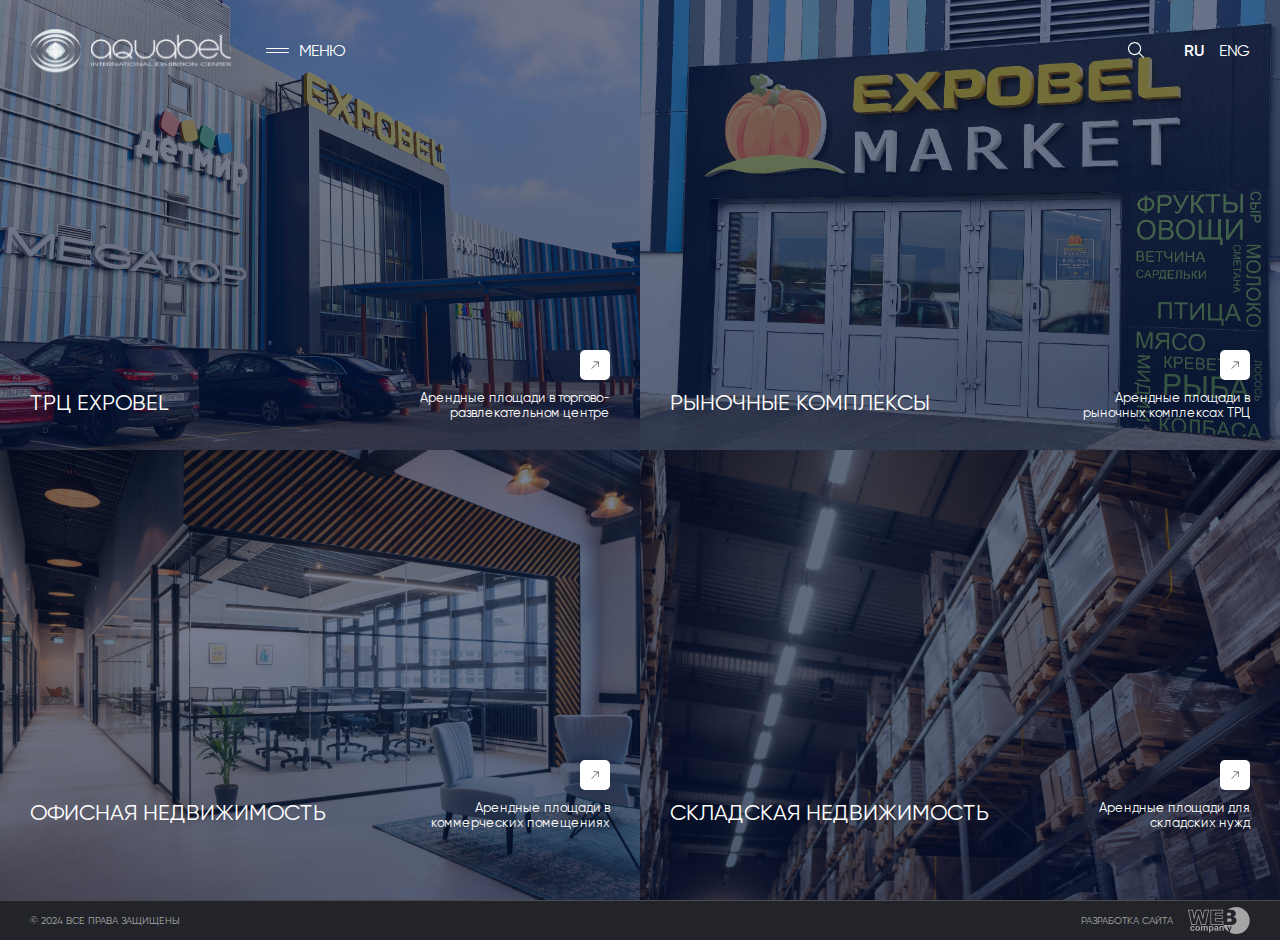
<file: index.html>
<!DOCTYPE html>
<html lang="en">

<head>
    <meta charset="UTF-8">
    <meta name="viewport" content="width=device-width, initial-scale=1.0">
    <title>Aqua</title>
    <link rel="stylesheet" href="css/main.css">
</head>

<body>
    <div class="d-wrap">
        <div class="outer-bg">
            <header class="header">
                <div class="header__wrapper container">
                    <div class="header__row">
                        <div class="header__col left">
                            <a href="#">
                                <div class="header__logo img-cage">
                                    <img src="images/logo.svg" alt="Logo">
                                </div>
                            </a>
                            <div class="btn-wrap">
                                <div class="header__search img-cage">
                                    <img src="images/icon-search.svg" alt="Search">
                                </div>
                                <div class="header__menu">
                                    <div class="cross">
                                        <div class="line"></div>
                                        <div class="line"></div>
                                    </div>
                                    <div class="text">Меню</div>
                                </div>
                            </div>
                        </div>
                        <div class="header__col right">
                            <div class="header__search img-cage">
                                <img src="images/icon-search.svg" alt="Search">
                            </div>
                            <div class="header__lang">
                                <div class="lang selected">RU</div>
                                <div class="lang">EnG</div>
                            </div>
                        </div>
                    </div>
                </div>
            </header>
            <div class="d-main imdex-page">
                <div class="big-banner banner">
                    <div class="banner__wrapper">
                        <div class="banner__cards">
                            <div class="card">
                                <div class="card-wrap">
                                    <div class="img-cage">
                                        <img src="images/bg-banner-1.png" alt="Banner image">
                                    </div>
                                </div>
                                <div class="card__wrap">
                                    <div class="wrap-items">
                                        <div class="wrap-item">
                                            <a class="card__btn"></a>
                                        </div>
                                        <div class="wrap-item">
                                            <div class="card__title">ТРЦ EXPOBEL</div>
                                        </div>
                                        <div class="wrap-item">
                                            <div class="card__text">Арендные площади в торгово-развлекательном центре
                                            </div>
                                        </div>
                                    </div>
                                </div>
                            </div>
                            <div class="card">
                                <div class="card-wrap">
                                    <div class="img-cage">
                                        <img src="images/bg-banner-2.png" alt="Banner image">
                                    </div>
                                </div>
                                <div class="card__wrap">
                                    <div class="wrap-items">
                                        <div class="wrap-item">
                                            <a class="card__btn"></a>
                                        </div>
                                        <div class="wrap-item">
                                            <div class="card__title">Рыночные комплексы</div>
                                        </div>
                                        <div class="wrap-item">
                                            <div class="card__text">Арендные площади в рыночных комплексах ТРЦ</div>
                                        </div>
                                    </div>
                                </div>
                            </div>
                            <div class="card">
                                <div class="card-wrap">
                                    <div class="img-cage">
                                        <img src="images/bg-banner-3.png" alt="Banner image">
                                    </div>
                                </div>
                                <div class="card__wrap">
                                    <div class="wrap-items">
                                        <div class="wrap-item">
                                            <a class="card__btn"></a>
                                        </div>
                                        <div class="wrap-item">
                                            <div class="card__title">Офисная недвижимость</div>
                                        </div>
                                        <div class="wrap-item">
                                            <div class="card__text">Арендные площади в коммерческих помещениях</div>
                                        </div>
                                    </div>
                                </div>
                            </div>
                            <div class="card">
                                <div class="card-wrap">
                                    <div class="img-cage">
                                        <img src="images/bg-banner-4.png" alt="Banner image">
                                    </div>
                                </div>
                                <div class="card__wrap">
                                    <div class="wrap-items">
                                        <div class="wrap-item">
                                            <a class="card__btn"></a>
                                        </div>
                                        <div class="wrap-item">
                                            <div class="card__title">Складская недвижимость</div>
                                        </div>
                                        <div class="wrap-item">
                                            <div class="card__text">Арендные площади для складских нужд</div>
                                        </div>
                                    </div>
                                </div>
                            </div>
                        </div>
                    </div>
                </div>
                <footer class="footer">
                    <div class="footer__wrapper container">
                        <div class="text">© 2024 Все права защищены</div>
                        <div class="dev-wrap">
                            <p>Разработка сайта</p>
                            <a href="" class="img-cage">
                                <svg width="62" height="28" viewBox="0 0 62 28" fill="none"
                                    xmlns="http://www.w3.org/2000/svg">
                                    <path
                                        d="M17.7143 17.8795H12.7887L10.536 9.80549L8.29145 17.8795H3.35578L-1.23311e-07 2.76898H4.97204L6.26304 9.59759L8.15205 2.76898H12.912L14.805 9.59355L16.098 2.76898H21.0499L17.7143 17.8795ZM13.3342 17.1609H17.1385L20.1549 3.49161H16.69L14.9343 12.7606L12.3645 3.49161H8.69956L6.13172 12.7767L4.37807 3.49161H0.897029L3.94167 17.165H7.74596L10.534 7.12492L13.3342 17.1609Z"
                                        fill="#A5A5A5" />
                                    <path
                                        d="M35.333 17.8752H22.4695V2.76465H35.1168V6.5554H27.6416V8.12984H34.5693V11.7833H27.6497V13.9028H35.327L35.333 17.8752ZM23.1868 17.1566H34.6138V14.6153H26.9365V11.0607H33.8663V8.84035H26.9304V5.83681H34.4057V3.48727H23.1888L23.1868 17.1566Z"
                                        fill="#A5A5A5" />
                                    <path
                                        d="M6.6206 20.4453L5.4084 20.6653C5.38401 20.4555 5.28508 20.2614 5.12959 20.1183C4.97019 19.9908 4.76988 19.9255 4.56592 19.9346C4.42737 19.9287 4.28928 19.9541 4.16195 20.009C4.03461 20.0639 3.92132 20.1468 3.83052 20.2515C3.64734 20.4627 3.55575 20.8173 3.55575 21.3152C3.55575 21.867 3.64869 22.2572 3.83456 22.486C3.92392 22.5971 4.03805 22.6858 4.16784 22.7451C4.29763 22.8043 4.43949 22.8324 4.58208 22.8271C4.79201 22.8347 4.99704 22.7626 5.15586 22.6252C5.33215 22.4364 5.4427 22.1956 5.47103 21.9389L6.68323 22.1408C6.59555 22.6311 6.33983 23.0757 5.95995 23.3983C5.54479 23.7003 5.03838 23.8507 4.52551 23.8242C4.2236 23.8384 3.92213 23.7883 3.64105 23.6773C3.35997 23.5663 3.10571 23.3969 2.8951 23.1803C2.49104 22.7511 2.289 22.1563 2.289 21.396C2.289 20.6357 2.49104 20.0375 2.8951 19.6015C3.10919 19.3846 3.36671 19.2153 3.6508 19.1047C3.93489 18.9941 4.23916 18.9447 4.54369 18.9596C5.02233 18.9343 5.49656 19.0623 5.89732 19.325C6.25785 19.6063 6.51271 20.0011 6.6206 20.4453Z"
                                        fill="#A5A5A5" />
                                    <path
                                        d="M7.27378 21.3325C7.27552 20.9179 7.37961 20.5103 7.57683 20.1456C7.76829 19.7739 8.06755 19.4686 8.43547 19.2695C8.8159 19.0653 9.24209 18.9611 9.67394 18.9668C9.99464 18.9555 10.3142 19.0106 10.6125 19.1287C10.9109 19.2468 11.1815 19.4254 11.4074 19.6531C11.6311 19.8817 11.8062 20.1531 11.9222 20.4511C12.0382 20.7491 12.0926 21.0674 12.0822 21.387C12.0921 21.7096 12.0367 22.0309 11.9194 22.3316C11.802 22.6323 11.6251 22.9062 11.3993 23.137C11.1767 23.3651 10.9091 23.5446 10.6136 23.6641C10.318 23.7836 10.0008 23.8406 9.68202 23.8314C9.26097 23.8307 8.8459 23.7319 8.46982 23.5427C8.09274 23.3604 7.78301 23.0637 7.58491 22.695C7.36866 22.274 7.26168 21.8055 7.27378 21.3325ZM8.53649 21.3991C8.51085 21.7809 8.62823 22.1586 8.8658 22.4588C8.96668 22.5737 9.09096 22.6658 9.23032 22.7289C9.36969 22.792 9.52093 22.8246 9.67394 22.8246C9.82695 22.8246 9.97819 22.792 10.1176 22.7289C10.2569 22.6658 10.3812 22.5737 10.4821 22.4588C10.7194 22.1547 10.836 21.7737 10.8094 21.389C10.8343 21.01 10.7177 20.6353 10.4821 20.3373C10.3812 20.2224 10.2569 20.1303 10.1176 20.0672C9.97819 20.0041 9.82695 19.9715 9.67394 19.9715C9.52093 19.9715 9.36969 20.0041 9.23032 20.0672C9.09096 20.1303 8.96668 20.2224 8.8658 20.3373C8.62823 20.6375 8.51085 21.0152 8.53649 21.3971V21.3991Z"
                                        fill="#A5A5A5" />
                                    <path
                                        d="M12.9518 19.0715H14.0872V19.7074C14.2549 19.4794 14.4735 19.2937 14.7257 19.1651C14.9779 19.0365 15.2567 18.9685 15.5398 18.9666C15.8099 18.9598 16.0772 19.0231 16.3156 19.1503C16.5439 19.2821 16.7307 19.4751 16.855 19.7074C17.0359 19.4788 17.2614 19.2893 17.5177 19.1503C17.7521 19.0279 18.0129 18.9648 18.2774 18.9666C18.5798 18.955 18.8798 19.0247 19.1461 19.1684C19.384 19.3077 19.5704 19.5201 19.6774 19.774C19.7791 20.085 19.8222 20.4121 19.8047 20.7388V23.7141H18.5723V21.0658C18.5723 20.6043 18.5299 20.3062 18.445 20.1716C18.3883 20.0851 18.3096 20.0152 18.2169 19.9691C18.1243 19.923 18.021 19.9023 17.9177 19.9092C17.743 19.9099 17.5728 19.9649 17.4308 20.0667C17.2727 20.1799 17.1568 20.3425 17.1015 20.5289C17.021 20.8432 16.987 21.1676 17.0005 21.4917V23.7262H15.7681V21.1768C15.7823 20.8832 15.7599 20.5889 15.7014 20.3008C15.668 20.1832 15.5971 20.0797 15.4994 20.0061C15.387 19.9361 15.2558 19.9023 15.1236 19.9092C14.9409 19.9071 14.7619 19.9606 14.6104 20.0626C14.4549 20.1692 14.3396 20.3249 14.2832 20.5047C14.2033 20.8177 14.1699 21.1407 14.1842 21.4635V23.7242H12.9518V19.0715Z"
                                        fill="#A5A5A5" />
                                    <path
                                        d="M20.9905 19.0704H22.14V19.7547C22.2924 19.5182 22.5005 19.3228 22.7461 19.1854C23.0037 19.0382 23.2959 18.9623 23.5927 18.9654C23.8551 18.9631 24.1148 19.0189 24.353 19.1289C24.5913 19.2388 24.8022 19.4001 24.9705 19.6013C25.3477 20.0251 25.5362 20.6152 25.5362 21.3715C25.5362 22.1493 25.3463 22.7548 24.9665 23.1881C24.7987 23.3916 24.5876 23.5552 24.3485 23.6669C24.1095 23.7787 23.8485 23.8358 23.5846 23.8341C23.3429 23.8373 23.1037 23.7848 22.8856 23.6807C22.6354 23.5462 22.4116 23.3678 22.2249 23.1538V25.4913H20.9925L20.9905 19.0704ZM22.2027 21.319C22.2027 21.8425 22.3064 22.2287 22.5138 22.4776C22.6029 22.5945 22.7178 22.6892 22.8496 22.7543C22.9814 22.8194 23.1264 22.8532 23.2735 22.8531C23.4111 22.855 23.5473 22.825 23.6714 22.7654C23.7955 22.7059 23.9041 22.6184 23.9887 22.5099C24.1786 22.2812 24.2735 21.905 24.2735 21.3816C24.2735 20.8931 24.1752 20.5311 23.9786 20.2956C23.893 20.1843 23.7828 20.0943 23.6567 20.0326C23.5305 19.971 23.3917 19.9394 23.2512 19.9404C23.108 19.938 22.9661 19.9683 22.8362 20.0287C22.7064 20.0892 22.592 20.1784 22.5017 20.2896C22.2848 20.5871 22.181 20.952 22.2087 21.319H22.2027Z"
                                        fill="#A5A5A5" />
                                    <path
                                        d="M27.4381 20.4919L26.3188 20.29C26.4085 19.8874 26.6383 19.5297 26.9674 19.2808C27.2745 19.0641 27.7304 18.9558 28.3351 18.9558C28.7543 18.935 29.1731 19.0038 29.5635 19.1576C29.8 19.2588 29.9987 19.4318 30.1312 19.6522C30.2403 19.8527 30.2949 20.22 30.2949 20.7543L30.2807 22.1914C30.2728 22.494 30.2924 22.7967 30.3393 23.0957C30.3869 23.3121 30.4616 23.5217 30.5615 23.7194H29.3493C29.317 23.6374 29.2773 23.5162 29.2301 23.3561C29.2099 23.2834 29.1958 23.235 29.1857 23.2108C28.9909 23.4062 28.7614 23.5636 28.5089 23.675C28.2661 23.7778 28.0048 23.83 27.7412 23.8284C27.3269 23.8515 26.9201 23.7117 26.6077 23.4389C26.4724 23.3154 26.3648 23.1647 26.292 22.9966C26.2193 22.8286 26.1829 22.647 26.1855 22.4639C26.1809 22.2162 26.246 21.9721 26.3734 21.7595C26.4994 21.5528 26.6835 21.3879 26.9027 21.2851C27.2162 21.1495 27.5454 21.0532 27.8826 20.9985C28.2904 20.9346 28.6915 20.8333 29.0806 20.6957V20.5726C29.0899 20.4805 29.079 20.3874 29.0486 20.2999C29.0183 20.2124 28.9692 20.1326 28.9049 20.0659C28.7068 19.9437 28.4738 19.8904 28.2422 19.9146C28.0619 19.9042 27.8828 19.9493 27.729 20.0437C27.5888 20.1602 27.4874 20.3165 27.4381 20.4919ZM29.0867 21.5011C28.8401 21.5762 28.59 21.6388 28.3372 21.6888C28.1037 21.7247 27.8774 21.7969 27.6664 21.9028C27.5929 21.9489 27.5322 22.0129 27.4902 22.0888C27.4481 22.1647 27.426 22.25 27.426 22.3368C27.4267 22.4211 27.4451 22.5043 27.4799 22.5811C27.5147 22.6579 27.5651 22.7267 27.628 22.7829C27.6931 22.8455 27.77 22.8944 27.8544 22.9266C27.9387 22.9589 28.0287 22.9738 28.119 22.9706C28.3493 22.9678 28.5726 22.8906 28.7554 22.7506C28.8958 22.6524 28.9996 22.5104 29.0503 22.3469C29.0919 22.1478 29.1082 21.9444 29.0988 21.7413L29.0867 21.5011Z"
                                        fill="#A5A5A5" />
                                    <path
                                        d="M35.75 23.7245H34.5176V21.3487C34.5349 21.0216 34.5084 20.6938 34.4388 20.3737C34.3922 20.2349 34.3023 20.1146 34.1822 20.0306C34.0557 19.9462 33.906 19.9031 33.7539 19.9075C33.549 19.9052 33.3485 19.9665 33.1801 20.0831C33.0146 20.1941 32.8914 20.3577 32.8306 20.5473C32.7511 20.8981 32.7192 21.2579 32.7356 21.6171V23.7245H31.5032V19.0698H32.6488V19.7541C32.901 19.406 33.2635 19.1533 33.6775 19.0368C34.0915 18.9203 34.5327 18.9468 34.9297 19.1122C35.1296 19.1914 35.3056 19.3207 35.4409 19.4876C35.5567 19.6409 35.6386 19.8171 35.6813 20.0044C35.7341 20.2769 35.7571 20.5544 35.75 20.8319V23.7245Z"
                                        fill="#A5A5A5" />
                                    <path
                                        d="M43.3109 14.2111C43.4743 14.0694 43.6036 13.8927 43.6893 13.6943C43.775 13.4958 43.8148 13.2806 43.8058 13.0646C43.8127 12.8601 43.7721 12.6567 43.6873 12.4704C43.6025 12.2842 43.4757 12.12 43.3169 11.9907C42.991 11.7216 42.4199 11.587 41.6037 11.587H39.2338V14.641H41.6118C42.4145 14.6383 42.9809 14.495 43.3109 14.2111Z"
                                        fill="#A5A5A5" />
                                    <path
                                        d="M42.7815 8.33543C42.9283 8.19697 43.0426 8.02783 43.1163 7.8401C43.19 7.65237 43.2212 7.45068 43.2078 7.24947C43.2183 7.05696 43.1854 6.86455 43.1117 6.6864C43.0379 6.50825 42.9251 6.34888 42.7815 6.22003C42.4973 5.97378 42.0017 5.85065 41.2946 5.85065H39.2338V8.71087H41.2542C41.9801 8.71356 42.4893 8.58841 42.7815 8.33543Z"
                                        fill="#A5A5A5" />
                                    <path
                                        d="M48.1243 1.58205e-05C45.1409 -0.00457863 42.2403 0.980103 39.8773 2.79968H43.2654C44.72 2.79968 45.8373 3.15965 46.6171 3.87958C46.9931 4.21504 47.2921 4.6277 47.4936 5.0893C47.6952 5.55091 47.7945 6.05058 47.7849 6.5541C47.8027 7.39566 47.5051 8.21349 46.9505 8.84712C46.506 9.31979 45.9452 9.66777 45.3241 9.85638C46.4084 10.1174 47.2064 10.5649 47.7182 11.1987C48.2461 11.8818 48.5177 12.7282 48.4859 13.5906C48.4972 14.3299 48.3088 15.0586 47.9404 15.6999C47.5833 16.3175 47.068 16.8289 46.4474 17.1815C45.8937 17.4558 45.2934 17.6236 44.6776 17.6761C43.9852 17.7791 43.2879 17.8465 42.5886 17.8779H35.3154C36.2486 20.6094 38.0302 22.972 40.4006 24.6217C40.5487 24.4317 40.656 24.2132 40.7157 23.9799L38.9439 19.3131H40.2551L41.3703 22.6174L42.4573 19.3131H43.7341L42.0895 23.7921L41.7946 24.5995C41.7137 24.817 41.6101 25.0254 41.4855 25.2212L41.443 25.2798C43.245 26.3037 45.2583 26.9004 47.3277 27.0239C49.397 27.1474 51.4671 26.7944 53.3783 25.9921C55.2895 25.1899 56.9907 23.9597 58.3507 22.3966C59.7108 20.8335 60.6933 18.9792 61.2226 16.9767C61.7518 14.9742 61.8136 12.877 61.4033 10.8468C60.9929 8.81665 60.1213 6.90778 58.8557 5.26741C57.5901 3.62705 55.9643 2.29903 54.1036 1.38576C52.243 0.472496 50.1973 -0.0016071 48.1243 1.58205e-05Z"
                                        fill="#A5A5A5" />
                                </svg>
                            </a>
                        </div>
                    </div>
                </footer>
            </div>
            <div class="popups">
                <div class="popup-item popup-menu menu">
                    <div class="menu__wrap">
                        <div class="menu__row">
                            <div class="menu__col left">
                                <div class="menu__list">
                                    <div class="list-item">
                                        <div class="text">
                                            <a href="">Главная</a>
                                        </div>
                                    </div>
                                    <div class="list-item" data-item="menu-1">
                                        <div class="text">О компании</div>
                                        <div class="num">2</div>
                                    </div>
                                    <div class="list-item" data-item="menu-2">
                                        <div class="text">Аренда</div>
                                        <div class="num">4</div>
                                    </div>
                                    <div class="list-item">
                                        <div class="text"><a href="">Реклама и мероприятия</a></div>
                                    </div>
                                    <div class="list-item">
                                        <div class="text"><a href="">Для прессы</a></div>
                                    </div>
                                    <div class="list-item">
                                        <div class="text"><a href="">Контакты</a></div>
                                    </div>
                                </div>
                                <div class="menu__lang">
                                    <a href="" class="lang selected">RU</a>
                                    <a href="" class="lang">EnG</a>
                                </div>
                                <div class="footer">
                                    <div class="footer__wrapper container">
                                        <div class="text">© 2024 Все права защищены</div>
                                        <div class="dev-wrap">
                                            <p>Разработка сайта</p>
                                            <a href="" class="img-cage">
                                                <svg width="62" height="28" viewBox="0 0 62 28" fill="none"
                                                    xmlns="http://www.w3.org/2000/svg">
                                                    <path
                                                        d="M17.7143 17.8795H12.7887L10.536 9.80549L8.29145 17.8795H3.35578L-1.23311e-07 2.76898H4.97204L6.26304 9.59759L8.15205 2.76898H12.912L14.805 9.59355L16.098 2.76898H21.0499L17.7143 17.8795ZM13.3342 17.1609H17.1385L20.1549 3.49161H16.69L14.9343 12.7606L12.3645 3.49161H8.69956L6.13172 12.7767L4.37807 3.49161H0.897029L3.94167 17.165H7.74596L10.534 7.12492L13.3342 17.1609Z"
                                                        fill="#A5A5A5" />
                                                    <path
                                                        d="M35.333 17.8752H22.4695V2.76465H35.1168V6.5554H27.6416V8.12984H34.5693V11.7833H27.6497V13.9028H35.327L35.333 17.8752ZM23.1868 17.1566H34.6138V14.6153H26.9365V11.0607H33.8663V8.84035H26.9304V5.83681H34.4057V3.48727H23.1888L23.1868 17.1566Z"
                                                        fill="#A5A5A5" />
                                                    <path
                                                        d="M6.6206 20.4453L5.4084 20.6653C5.38401 20.4555 5.28508 20.2614 5.12959 20.1183C4.97019 19.9908 4.76988 19.9255 4.56592 19.9346C4.42737 19.9287 4.28928 19.9541 4.16195 20.009C4.03461 20.0639 3.92132 20.1468 3.83052 20.2515C3.64734 20.4627 3.55575 20.8173 3.55575 21.3152C3.55575 21.867 3.64869 22.2572 3.83456 22.486C3.92392 22.5971 4.03805 22.6858 4.16784 22.7451C4.29763 22.8043 4.43949 22.8324 4.58208 22.8271C4.79201 22.8347 4.99704 22.7626 5.15586 22.6252C5.33215 22.4364 5.4427 22.1956 5.47103 21.9389L6.68323 22.1408C6.59555 22.6311 6.33983 23.0757 5.95995 23.3983C5.54479 23.7003 5.03838 23.8507 4.52551 23.8242C4.2236 23.8384 3.92213 23.7883 3.64105 23.6773C3.35997 23.5663 3.10571 23.3969 2.8951 23.1803C2.49104 22.7511 2.289 22.1563 2.289 21.396C2.289 20.6357 2.49104 20.0375 2.8951 19.6015C3.10919 19.3846 3.36671 19.2153 3.6508 19.1047C3.93489 18.9941 4.23916 18.9447 4.54369 18.9596C5.02233 18.9343 5.49656 19.0623 5.89732 19.325C6.25785 19.6063 6.51271 20.0011 6.6206 20.4453Z"
                                                        fill="#A5A5A5" />
                                                    <path
                                                        d="M7.27378 21.3325C7.27552 20.9179 7.37961 20.5103 7.57683 20.1456C7.76829 19.7739 8.06755 19.4686 8.43547 19.2695C8.8159 19.0653 9.24209 18.9611 9.67394 18.9668C9.99464 18.9555 10.3142 19.0106 10.6125 19.1287C10.9109 19.2468 11.1815 19.4254 11.4074 19.6531C11.6311 19.8817 11.8062 20.1531 11.9222 20.4511C12.0382 20.7491 12.0926 21.0674 12.0822 21.387C12.0921 21.7096 12.0367 22.0309 11.9194 22.3316C11.802 22.6323 11.6251 22.9062 11.3993 23.137C11.1767 23.3651 10.9091 23.5446 10.6136 23.6641C10.318 23.7836 10.0008 23.8406 9.68202 23.8314C9.26097 23.8307 8.8459 23.7319 8.46982 23.5427C8.09274 23.3604 7.78301 23.0637 7.58491 22.695C7.36866 22.274 7.26168 21.8055 7.27378 21.3325ZM8.53649 21.3991C8.51085 21.7809 8.62823 22.1586 8.8658 22.4588C8.96668 22.5737 9.09096 22.6658 9.23032 22.7289C9.36969 22.792 9.52093 22.8246 9.67394 22.8246C9.82695 22.8246 9.97819 22.792 10.1176 22.7289C10.2569 22.6658 10.3812 22.5737 10.4821 22.4588C10.7194 22.1547 10.836 21.7737 10.8094 21.389C10.8343 21.01 10.7177 20.6353 10.4821 20.3373C10.3812 20.2224 10.2569 20.1303 10.1176 20.0672C9.97819 20.0041 9.82695 19.9715 9.67394 19.9715C9.52093 19.9715 9.36969 20.0041 9.23032 20.0672C9.09096 20.1303 8.96668 20.2224 8.8658 20.3373C8.62823 20.6375 8.51085 21.0152 8.53649 21.3971V21.3991Z"
                                                        fill="#A5A5A5" />
                                                    <path
                                                        d="M12.9518 19.0715H14.0872V19.7074C14.2549 19.4794 14.4735 19.2937 14.7257 19.1651C14.9779 19.0365 15.2567 18.9685 15.5398 18.9666C15.8099 18.9598 16.0772 19.0231 16.3156 19.1503C16.5439 19.2821 16.7307 19.4751 16.855 19.7074C17.0359 19.4788 17.2614 19.2893 17.5177 19.1503C17.7521 19.0279 18.0129 18.9648 18.2774 18.9666C18.5798 18.955 18.8798 19.0247 19.1461 19.1684C19.384 19.3077 19.5704 19.5201 19.6774 19.774C19.7791 20.085 19.8222 20.4121 19.8047 20.7388V23.7141H18.5723V21.0658C18.5723 20.6043 18.5299 20.3062 18.445 20.1716C18.3883 20.0851 18.3096 20.0152 18.2169 19.9691C18.1243 19.923 18.021 19.9023 17.9177 19.9092C17.743 19.9099 17.5728 19.9649 17.4308 20.0667C17.2727 20.1799 17.1568 20.3425 17.1015 20.5289C17.021 20.8432 16.987 21.1676 17.0005 21.4917V23.7262H15.7681V21.1768C15.7823 20.8832 15.7599 20.5889 15.7014 20.3008C15.668 20.1832 15.5971 20.0797 15.4994 20.0061C15.387 19.9361 15.2558 19.9023 15.1236 19.9092C14.9409 19.9071 14.7619 19.9606 14.6104 20.0626C14.4549 20.1692 14.3396 20.3249 14.2832 20.5047C14.2033 20.8177 14.1699 21.1407 14.1842 21.4635V23.7242H12.9518V19.0715Z"
                                                        fill="#A5A5A5" />
                                                    <path
                                                        d="M20.9905 19.0704H22.14V19.7547C22.2924 19.5182 22.5005 19.3228 22.7461 19.1854C23.0037 19.0382 23.2959 18.9623 23.5927 18.9654C23.8551 18.9631 24.1148 19.0189 24.353 19.1289C24.5913 19.2388 24.8022 19.4001 24.9705 19.6013C25.3477 20.0251 25.5362 20.6152 25.5362 21.3715C25.5362 22.1493 25.3463 22.7548 24.9665 23.1881C24.7987 23.3916 24.5876 23.5552 24.3485 23.6669C24.1095 23.7787 23.8485 23.8358 23.5846 23.8341C23.3429 23.8373 23.1037 23.7848 22.8856 23.6807C22.6354 23.5462 22.4116 23.3678 22.2249 23.1538V25.4913H20.9925L20.9905 19.0704ZM22.2027 21.319C22.2027 21.8425 22.3064 22.2287 22.5138 22.4776C22.6029 22.5945 22.7178 22.6892 22.8496 22.7543C22.9814 22.8194 23.1264 22.8532 23.2735 22.8531C23.4111 22.855 23.5473 22.825 23.6714 22.7654C23.7955 22.7059 23.9041 22.6184 23.9887 22.5099C24.1786 22.2812 24.2735 21.905 24.2735 21.3816C24.2735 20.8931 24.1752 20.5311 23.9786 20.2956C23.893 20.1843 23.7828 20.0943 23.6567 20.0326C23.5305 19.971 23.3917 19.9394 23.2512 19.9404C23.108 19.938 22.9661 19.9683 22.8362 20.0287C22.7064 20.0892 22.592 20.1784 22.5017 20.2896C22.2848 20.5871 22.181 20.952 22.2087 21.319H22.2027Z"
                                                        fill="#A5A5A5" />
                                                    <path
                                                        d="M27.4381 20.4919L26.3188 20.29C26.4085 19.8874 26.6383 19.5297 26.9674 19.2808C27.2745 19.0641 27.7304 18.9558 28.3351 18.9558C28.7543 18.935 29.1731 19.0038 29.5635 19.1576C29.8 19.2588 29.9987 19.4318 30.1312 19.6522C30.2403 19.8527 30.2949 20.22 30.2949 20.7543L30.2807 22.1914C30.2728 22.494 30.2924 22.7967 30.3393 23.0957C30.3869 23.3121 30.4616 23.5217 30.5615 23.7194H29.3493C29.317 23.6374 29.2773 23.5162 29.2301 23.3561C29.2099 23.2834 29.1958 23.235 29.1857 23.2108C28.9909 23.4062 28.7614 23.5636 28.5089 23.675C28.2661 23.7778 28.0048 23.83 27.7412 23.8284C27.3269 23.8515 26.9201 23.7117 26.6077 23.4389C26.4724 23.3154 26.3648 23.1647 26.292 22.9966C26.2193 22.8286 26.1829 22.647 26.1855 22.4639C26.1809 22.2162 26.246 21.9721 26.3734 21.7595C26.4994 21.5528 26.6835 21.3879 26.9027 21.2851C27.2162 21.1495 27.5454 21.0532 27.8826 20.9985C28.2904 20.9346 28.6915 20.8333 29.0806 20.6957V20.5726C29.0899 20.4805 29.079 20.3874 29.0486 20.2999C29.0183 20.2124 28.9692 20.1326 28.9049 20.0659C28.7068 19.9437 28.4738 19.8904 28.2422 19.9146C28.0619 19.9042 27.8828 19.9493 27.729 20.0437C27.5888 20.1602 27.4874 20.3165 27.4381 20.4919ZM29.0867 21.5011C28.8401 21.5762 28.59 21.6388 28.3372 21.6888C28.1037 21.7247 27.8774 21.7969 27.6664 21.9028C27.5929 21.9489 27.5322 22.0129 27.4902 22.0888C27.4481 22.1647 27.426 22.25 27.426 22.3368C27.4267 22.4211 27.4451 22.5043 27.4799 22.5811C27.5147 22.6579 27.5651 22.7267 27.628 22.7829C27.6931 22.8455 27.77 22.8944 27.8544 22.9266C27.9387 22.9589 28.0287 22.9738 28.119 22.9706C28.3493 22.9678 28.5726 22.8906 28.7554 22.7506C28.8958 22.6524 28.9996 22.5104 29.0503 22.3469C29.0919 22.1478 29.1082 21.9444 29.0988 21.7413L29.0867 21.5011Z"
                                                        fill="#A5A5A5" />
                                                    <path
                                                        d="M35.75 23.7245H34.5176V21.3487C34.5349 21.0216 34.5084 20.6938 34.4388 20.3737C34.3922 20.2349 34.3023 20.1146 34.1822 20.0306C34.0557 19.9462 33.906 19.9031 33.7539 19.9075C33.549 19.9052 33.3485 19.9665 33.1801 20.0831C33.0146 20.1941 32.8914 20.3577 32.8306 20.5473C32.7511 20.8981 32.7192 21.2579 32.7356 21.6171V23.7245H31.5032V19.0698H32.6488V19.7541C32.901 19.406 33.2635 19.1533 33.6775 19.0368C34.0915 18.9203 34.5327 18.9468 34.9297 19.1122C35.1296 19.1914 35.3056 19.3207 35.4409 19.4876C35.5567 19.6409 35.6386 19.8171 35.6813 20.0044C35.7341 20.2769 35.7571 20.5544 35.75 20.8319V23.7245Z"
                                                        fill="#A5A5A5" />
                                                    <path
                                                        d="M43.3109 14.2111C43.4743 14.0694 43.6036 13.8927 43.6893 13.6943C43.775 13.4958 43.8148 13.2806 43.8058 13.0646C43.8127 12.8601 43.7721 12.6567 43.6873 12.4704C43.6025 12.2842 43.4757 12.12 43.3169 11.9907C42.991 11.7216 42.4199 11.587 41.6037 11.587H39.2338V14.641H41.6118C42.4145 14.6383 42.9809 14.495 43.3109 14.2111Z"
                                                        fill="#A5A5A5" />
                                                    <path
                                                        d="M42.7815 8.33543C42.9283 8.19697 43.0426 8.02783 43.1163 7.8401C43.19 7.65237 43.2212 7.45068 43.2078 7.24947C43.2183 7.05696 43.1854 6.86455 43.1117 6.6864C43.0379 6.50825 42.9251 6.34888 42.7815 6.22003C42.4973 5.97378 42.0017 5.85065 41.2946 5.85065H39.2338V8.71087H41.2542C41.9801 8.71356 42.4893 8.58841 42.7815 8.33543Z"
                                                        fill="#A5A5A5" />
                                                    <path
                                                        d="M48.1243 1.58205e-05C45.1409 -0.00457863 42.2403 0.980103 39.8773 2.79968H43.2654C44.72 2.79968 45.8373 3.15965 46.6171 3.87958C46.9931 4.21504 47.2921 4.6277 47.4936 5.0893C47.6952 5.55091 47.7945 6.05058 47.7849 6.5541C47.8027 7.39566 47.5051 8.21349 46.9505 8.84712C46.506 9.31979 45.9452 9.66777 45.3241 9.85638C46.4084 10.1174 47.2064 10.5649 47.7182 11.1987C48.2461 11.8818 48.5177 12.7282 48.4859 13.5906C48.4972 14.3299 48.3088 15.0586 47.9404 15.6999C47.5833 16.3175 47.068 16.8289 46.4474 17.1815C45.8937 17.4558 45.2934 17.6236 44.6776 17.6761C43.9852 17.7791 43.2879 17.8465 42.5886 17.8779H35.3154C36.2486 20.6094 38.0302 22.972 40.4006 24.6217C40.5487 24.4317 40.656 24.2132 40.7157 23.9799L38.9439 19.3131H40.2551L41.3703 22.6174L42.4573 19.3131H43.7341L42.0895 23.7921L41.7946 24.5995C41.7137 24.817 41.6101 25.0254 41.4855 25.2212L41.443 25.2798C43.245 26.3037 45.2583 26.9004 47.3277 27.0239C49.397 27.1474 51.4671 26.7944 53.3783 25.9921C55.2895 25.1899 56.9907 23.9597 58.3507 22.3966C59.7108 20.8335 60.6933 18.9792 61.2226 16.9767C61.7518 14.9742 61.8136 12.877 61.4033 10.8468C60.9929 8.81665 60.1213 6.90778 58.8557 5.26741C57.5901 3.62705 55.9643 2.29903 54.1036 1.38576C52.243 0.472496 50.1973 -0.0016071 48.1243 1.58205e-05Z"
                                                        fill="#A5A5A5" />
                                                </svg>
                                            </a>
                                        </div>
                                    </div>
                                </div>
                            </div>
                            <div class="menu__col right">
                                <div class="menu__items" data-item="menu-2">
                                    <div class="item">
                                        <div class="text"><a href="">ТРЦ EXPOBEL</a></div>
                                    </div>
                                    <div class="item accordion" data-accordion="group1">
                                        <div class="accordion-head">
                                            <div class="text">Рыночные комплексы</div>
                                            <div class="arrow"></div>
                                        </div>
                                        <div class="accordion-body">
                                            <div class="body-items">
                                                <a href="">Блок рынок</a>
                                                <a href="">Оптово-розничная база овощей и фруктов</a>
                                                <a href="">Автомобильный</a>
                                                <a href="">Строительный</a>
                                                <a href="">Открытая площадка</a>
                                            </div>
                                        </div>
                                    </div>
                                    <div class="item accordion" data-accordion="group1">
                                        <div class="accordion-head">
                                            <div class="text">Офисная недвижимость</div>
                                            <div class="arrow"></div>
                                        </div>
                                        <div class="accordion-body">
                                            <div class="body-items">
                                                <a href="">Блок рынок</a>
                                                <a href="">Оптово-розничная база овощей и фруктов</a>
                                            </div>
                                        </div>
                                    </div>
                                    <div class="item accordion" data-accordion="group1">
                                        <div class="accordion-head">
                                            <div class="text">Складская недвижимость</div>
                                            <div class="arrow"></div>
                                        </div>
                                        <div class="accordion-body">
                                            <div class="body-items">
                                                <a href="">Автомобильный</a>
                                                <a href="">Строительный</a>
                                                <a href="">Открытая площадка</a>
                                            </div>
                                        </div>
                                    </div>
                                </div>
                                <div class="menu__items" data-item="menu-1">
                                    <div class="item">
                                        <div class="text"><a href="">2 пункта в меню</a></div>
                                    </div>
                                    <div class="item accordion">
                                        <div class="accordion-head">
                                            <div class="text">Выпадающий список</div>
                                            <div class="arrow"></div>
                                        </div>
                                        <div class="accordion-body">
                                            <div class="body-items">
                                                <a href="">Блок рынок</a>
                                                <a href="">Оптово-розничная база овощей и фруктов</a>
                                                <a href="">Автомобильный</a>
                                                <a href="">Строительный</a>
                                                <a href="">Открытая площадка</a>
                                            </div>
                                        </div>
                                    </div>
                                </div>
                            </div>
                        </div>
                    </div>
                </div>
                <div class="popup-item popup-search search">
                    <div class="search__wrap">
                        <div class="search__close">
                            <svg width="15" height="16" viewBox="0 0 15 16" fill="none"
                                xmlns="http://www.w3.org/2000/svg">
                                <path
                                    d="M8.64758 8.00015L14.4265 2.22121C14.7856 1.86248 14.7856 1.28042 14.4265 0.921684C14.0675 0.562645 13.486 0.562645 13.127 0.921684L7.34805 6.70062L1.56881 0.921684C1.20977 0.562645 0.628319 0.562645 0.26928 0.921684C-0.0897598 1.28042 -0.0897598 1.86248 0.26928 2.22121L6.04853 8.00015L0.26928 13.7791C-0.0897598 14.1378 -0.0897598 14.7199 0.26928 15.0786C0.448799 15.2578 0.684074 15.3476 0.919043 15.3476C1.15401 15.3476 1.38929 15.2578 1.56881 15.0783L7.34805 9.29937L13.127 15.0783C13.3065 15.2578 13.5418 15.3476 13.7768 15.3476C14.0117 15.3476 14.247 15.2578 14.4265 15.0783C14.7856 14.7196 14.7856 14.1375 14.4265 13.7788L8.64758 8.00015Z"
                                    fill="white" fill-opacity="0.6" />
                            </svg>
                        </div>
                        <div class="search__title">Поиск</div>
                        <form class="search__form form">
                            <div class="form-item select-custom">
                                <select>
                                    <option data-role="placeholder">Тип помещения</option>
                                    <option value="wholesale">Оптово-розничная база овощей и фруктов</option>
                                    <option value="office">Офисное помещение</option>
                                </select>
                            </div>
                            <div class="form-item select-custom">
                                <select>
                                    <option data-role="placeholder">Площадь помещения</option>
                                    <option value="">5-15 м2</span>
                                    </option>
                                    <option value="">16-25 м2</option>
                                    <option value="">26-35 м2</option>
                                    <option value="">36-45 м2</option>
                                    <option value="">46-55 м2</option>
                                    <option value="">56-65 м2</option>
                                    <option value="">66-75 м2</option>
                                    <option value="">76-85 м2</option>
                                </select>
                            </div>
                            <a class="form-item form__btn">
                                <div class="btn-wrap">
                                    <div class="text">Найти</div>
                                    <div class="icon">
                                        <svg width="12" height="12" viewBox="0 0 12 12" fill="none"
                                            xmlns="http://www.w3.org/2000/svg">
                                            <path
                                                d="M11.1382 9.07866L11.8426 9.08947L11.7175 0.938309L3.56634 0.813208L3.57715 1.51763L10.5207 1.6242L0.514127 11.2941L1.02501 11.8049L11.0316 2.13508L11.1382 9.07866Z"
                                                fill="#fff" />
                                        </svg>
                                    </div>
                                </div>
                            </a>
                        </form>
                        <div class="footer">
                            <div class="footer__wrapper container">
                                <div class="text">© 2024 Все права защищены</div>
                                <div class="dev-wrap">
                                    <p>Разработка сайта</p>
                                    <a href="" class="img-cage">
                                        <svg width="62" height="28" viewBox="0 0 62 28" fill="none"
                                            xmlns="http://www.w3.org/2000/svg">
                                            <path
                                                d="M17.7143 17.8795H12.7887L10.536 9.80549L8.29145 17.8795H3.35578L-1.23311e-07 2.76898H4.97204L6.26304 9.59759L8.15205 2.76898H12.912L14.805 9.59355L16.098 2.76898H21.0499L17.7143 17.8795ZM13.3342 17.1609H17.1385L20.1549 3.49161H16.69L14.9343 12.7606L12.3645 3.49161H8.69956L6.13172 12.7767L4.37807 3.49161H0.897029L3.94167 17.165H7.74596L10.534 7.12492L13.3342 17.1609Z"
                                                fill="#A5A5A5" />
                                            <path
                                                d="M35.333 17.8752H22.4695V2.76465H35.1168V6.5554H27.6416V8.12984H34.5693V11.7833H27.6497V13.9028H35.327L35.333 17.8752ZM23.1868 17.1566H34.6138V14.6153H26.9365V11.0607H33.8663V8.84035H26.9304V5.83681H34.4057V3.48727H23.1888L23.1868 17.1566Z"
                                                fill="#A5A5A5" />
                                            <path
                                                d="M6.6206 20.4453L5.4084 20.6653C5.38401 20.4555 5.28508 20.2614 5.12959 20.1183C4.97019 19.9908 4.76988 19.9255 4.56592 19.9346C4.42737 19.9287 4.28928 19.9541 4.16195 20.009C4.03461 20.0639 3.92132 20.1468 3.83052 20.2515C3.64734 20.4627 3.55575 20.8173 3.55575 21.3152C3.55575 21.867 3.64869 22.2572 3.83456 22.486C3.92392 22.5971 4.03805 22.6858 4.16784 22.7451C4.29763 22.8043 4.43949 22.8324 4.58208 22.8271C4.79201 22.8347 4.99704 22.7626 5.15586 22.6252C5.33215 22.4364 5.4427 22.1956 5.47103 21.9389L6.68323 22.1408C6.59555 22.6311 6.33983 23.0757 5.95995 23.3983C5.54479 23.7003 5.03838 23.8507 4.52551 23.8242C4.2236 23.8384 3.92213 23.7883 3.64105 23.6773C3.35997 23.5663 3.10571 23.3969 2.8951 23.1803C2.49104 22.7511 2.289 22.1563 2.289 21.396C2.289 20.6357 2.49104 20.0375 2.8951 19.6015C3.10919 19.3846 3.36671 19.2153 3.6508 19.1047C3.93489 18.9941 4.23916 18.9447 4.54369 18.9596C5.02233 18.9343 5.49656 19.0623 5.89732 19.325C6.25785 19.6063 6.51271 20.0011 6.6206 20.4453Z"
                                                fill="#A5A5A5" />
                                            <path
                                                d="M7.27378 21.3325C7.27552 20.9179 7.37961 20.5103 7.57683 20.1456C7.76829 19.7739 8.06755 19.4686 8.43547 19.2695C8.8159 19.0653 9.24209 18.9611 9.67394 18.9668C9.99464 18.9555 10.3142 19.0106 10.6125 19.1287C10.9109 19.2468 11.1815 19.4254 11.4074 19.6531C11.6311 19.8817 11.8062 20.1531 11.9222 20.4511C12.0382 20.7491 12.0926 21.0674 12.0822 21.387C12.0921 21.7096 12.0367 22.0309 11.9194 22.3316C11.802 22.6323 11.6251 22.9062 11.3993 23.137C11.1767 23.3651 10.9091 23.5446 10.6136 23.6641C10.318 23.7836 10.0008 23.8406 9.68202 23.8314C9.26097 23.8307 8.8459 23.7319 8.46982 23.5427C8.09274 23.3604 7.78301 23.0637 7.58491 22.695C7.36866 22.274 7.26168 21.8055 7.27378 21.3325ZM8.53649 21.3991C8.51085 21.7809 8.62823 22.1586 8.8658 22.4588C8.96668 22.5737 9.09096 22.6658 9.23032 22.7289C9.36969 22.792 9.52093 22.8246 9.67394 22.8246C9.82695 22.8246 9.97819 22.792 10.1176 22.7289C10.2569 22.6658 10.3812 22.5737 10.4821 22.4588C10.7194 22.1547 10.836 21.7737 10.8094 21.389C10.8343 21.01 10.7177 20.6353 10.4821 20.3373C10.3812 20.2224 10.2569 20.1303 10.1176 20.0672C9.97819 20.0041 9.82695 19.9715 9.67394 19.9715C9.52093 19.9715 9.36969 20.0041 9.23032 20.0672C9.09096 20.1303 8.96668 20.2224 8.8658 20.3373C8.62823 20.6375 8.51085 21.0152 8.53649 21.3971V21.3991Z"
                                                fill="#A5A5A5" />
                                            <path
                                                d="M12.9518 19.0715H14.0872V19.7074C14.2549 19.4794 14.4735 19.2937 14.7257 19.1651C14.9779 19.0365 15.2567 18.9685 15.5398 18.9666C15.8099 18.9598 16.0772 19.0231 16.3156 19.1503C16.5439 19.2821 16.7307 19.4751 16.855 19.7074C17.0359 19.4788 17.2614 19.2893 17.5177 19.1503C17.7521 19.0279 18.0129 18.9648 18.2774 18.9666C18.5798 18.955 18.8798 19.0247 19.1461 19.1684C19.384 19.3077 19.5704 19.5201 19.6774 19.774C19.7791 20.085 19.8222 20.4121 19.8047 20.7388V23.7141H18.5723V21.0658C18.5723 20.6043 18.5299 20.3062 18.445 20.1716C18.3883 20.0851 18.3096 20.0152 18.2169 19.9691C18.1243 19.923 18.021 19.9023 17.9177 19.9092C17.743 19.9099 17.5728 19.9649 17.4308 20.0667C17.2727 20.1799 17.1568 20.3425 17.1015 20.5289C17.021 20.8432 16.987 21.1676 17.0005 21.4917V23.7262H15.7681V21.1768C15.7823 20.8832 15.7599 20.5889 15.7014 20.3008C15.668 20.1832 15.5971 20.0797 15.4994 20.0061C15.387 19.9361 15.2558 19.9023 15.1236 19.9092C14.9409 19.9071 14.7619 19.9606 14.6104 20.0626C14.4549 20.1692 14.3396 20.3249 14.2832 20.5047C14.2033 20.8177 14.1699 21.1407 14.1842 21.4635V23.7242H12.9518V19.0715Z"
                                                fill="#A5A5A5" />
                                            <path
                                                d="M20.9905 19.0704H22.14V19.7547C22.2924 19.5182 22.5005 19.3228 22.7461 19.1854C23.0037 19.0382 23.2959 18.9623 23.5927 18.9654C23.8551 18.9631 24.1148 19.0189 24.353 19.1289C24.5913 19.2388 24.8022 19.4001 24.9705 19.6013C25.3477 20.0251 25.5362 20.6152 25.5362 21.3715C25.5362 22.1493 25.3463 22.7548 24.9665 23.1881C24.7987 23.3916 24.5876 23.5552 24.3485 23.6669C24.1095 23.7787 23.8485 23.8358 23.5846 23.8341C23.3429 23.8373 23.1037 23.7848 22.8856 23.6807C22.6354 23.5462 22.4116 23.3678 22.2249 23.1538V25.4913H20.9925L20.9905 19.0704ZM22.2027 21.319C22.2027 21.8425 22.3064 22.2287 22.5138 22.4776C22.6029 22.5945 22.7178 22.6892 22.8496 22.7543C22.9814 22.8194 23.1264 22.8532 23.2735 22.8531C23.4111 22.855 23.5473 22.825 23.6714 22.7654C23.7955 22.7059 23.9041 22.6184 23.9887 22.5099C24.1786 22.2812 24.2735 21.905 24.2735 21.3816C24.2735 20.8931 24.1752 20.5311 23.9786 20.2956C23.893 20.1843 23.7828 20.0943 23.6567 20.0326C23.5305 19.971 23.3917 19.9394 23.2512 19.9404C23.108 19.938 22.9661 19.9683 22.8362 20.0287C22.7064 20.0892 22.592 20.1784 22.5017 20.2896C22.2848 20.5871 22.181 20.952 22.2087 21.319H22.2027Z"
                                                fill="#A5A5A5" />
                                            <path
                                                d="M27.4381 20.4919L26.3188 20.29C26.4085 19.8874 26.6383 19.5297 26.9674 19.2808C27.2745 19.0641 27.7304 18.9558 28.3351 18.9558C28.7543 18.935 29.1731 19.0038 29.5635 19.1576C29.8 19.2588 29.9987 19.4318 30.1312 19.6522C30.2403 19.8527 30.2949 20.22 30.2949 20.7543L30.2807 22.1914C30.2728 22.494 30.2924 22.7967 30.3393 23.0957C30.3869 23.3121 30.4616 23.5217 30.5615 23.7194H29.3493C29.317 23.6374 29.2773 23.5162 29.2301 23.3561C29.2099 23.2834 29.1958 23.235 29.1857 23.2108C28.9909 23.4062 28.7614 23.5636 28.5089 23.675C28.2661 23.7778 28.0048 23.83 27.7412 23.8284C27.3269 23.8515 26.9201 23.7117 26.6077 23.4389C26.4724 23.3154 26.3648 23.1647 26.292 22.9966C26.2193 22.8286 26.1829 22.647 26.1855 22.4639C26.1809 22.2162 26.246 21.9721 26.3734 21.7595C26.4994 21.5528 26.6835 21.3879 26.9027 21.2851C27.2162 21.1495 27.5454 21.0532 27.8826 20.9985C28.2904 20.9346 28.6915 20.8333 29.0806 20.6957V20.5726C29.0899 20.4805 29.079 20.3874 29.0486 20.2999C29.0183 20.2124 28.9692 20.1326 28.9049 20.0659C28.7068 19.9437 28.4738 19.8904 28.2422 19.9146C28.0619 19.9042 27.8828 19.9493 27.729 20.0437C27.5888 20.1602 27.4874 20.3165 27.4381 20.4919ZM29.0867 21.5011C28.8401 21.5762 28.59 21.6388 28.3372 21.6888C28.1037 21.7247 27.8774 21.7969 27.6664 21.9028C27.5929 21.9489 27.5322 22.0129 27.4902 22.0888C27.4481 22.1647 27.426 22.25 27.426 22.3368C27.4267 22.4211 27.4451 22.5043 27.4799 22.5811C27.5147 22.6579 27.5651 22.7267 27.628 22.7829C27.6931 22.8455 27.77 22.8944 27.8544 22.9266C27.9387 22.9589 28.0287 22.9738 28.119 22.9706C28.3493 22.9678 28.5726 22.8906 28.7554 22.7506C28.8958 22.6524 28.9996 22.5104 29.0503 22.3469C29.0919 22.1478 29.1082 21.9444 29.0988 21.7413L29.0867 21.5011Z"
                                                fill="#A5A5A5" />
                                            <path
                                                d="M35.75 23.7245H34.5176V21.3487C34.5349 21.0216 34.5084 20.6938 34.4388 20.3737C34.3922 20.2349 34.3023 20.1146 34.1822 20.0306C34.0557 19.9462 33.906 19.9031 33.7539 19.9075C33.549 19.9052 33.3485 19.9665 33.1801 20.0831C33.0146 20.1941 32.8914 20.3577 32.8306 20.5473C32.7511 20.8981 32.7192 21.2579 32.7356 21.6171V23.7245H31.5032V19.0698H32.6488V19.7541C32.901 19.406 33.2635 19.1533 33.6775 19.0368C34.0915 18.9203 34.5327 18.9468 34.9297 19.1122C35.1296 19.1914 35.3056 19.3207 35.4409 19.4876C35.5567 19.6409 35.6386 19.8171 35.6813 20.0044C35.7341 20.2769 35.7571 20.5544 35.75 20.8319V23.7245Z"
                                                fill="#A5A5A5" />
                                            <path
                                                d="M43.3109 14.2111C43.4743 14.0694 43.6036 13.8927 43.6893 13.6943C43.775 13.4958 43.8148 13.2806 43.8058 13.0646C43.8127 12.8601 43.7721 12.6567 43.6873 12.4704C43.6025 12.2842 43.4757 12.12 43.3169 11.9907C42.991 11.7216 42.4199 11.587 41.6037 11.587H39.2338V14.641H41.6118C42.4145 14.6383 42.9809 14.495 43.3109 14.2111Z"
                                                fill="#A5A5A5" />
                                            <path
                                                d="M42.7815 8.33543C42.9283 8.19697 43.0426 8.02783 43.1163 7.8401C43.19 7.65237 43.2212 7.45068 43.2078 7.24947C43.2183 7.05696 43.1854 6.86455 43.1117 6.6864C43.0379 6.50825 42.9251 6.34888 42.7815 6.22003C42.4973 5.97378 42.0017 5.85065 41.2946 5.85065H39.2338V8.71087H41.2542C41.9801 8.71356 42.4893 8.58841 42.7815 8.33543Z"
                                                fill="#A5A5A5" />
                                            <path
                                                d="M48.1243 1.58205e-05C45.1409 -0.00457863 42.2403 0.980103 39.8773 2.79968H43.2654C44.72 2.79968 45.8373 3.15965 46.6171 3.87958C46.9931 4.21504 47.2921 4.6277 47.4936 5.0893C47.6952 5.55091 47.7945 6.05058 47.7849 6.5541C47.8027 7.39566 47.5051 8.21349 46.9505 8.84712C46.506 9.31979 45.9452 9.66777 45.3241 9.85638C46.4084 10.1174 47.2064 10.5649 47.7182 11.1987C48.2461 11.8818 48.5177 12.7282 48.4859 13.5906C48.4972 14.3299 48.3088 15.0586 47.9404 15.6999C47.5833 16.3175 47.068 16.8289 46.4474 17.1815C45.8937 17.4558 45.2934 17.6236 44.6776 17.6761C43.9852 17.7791 43.2879 17.8465 42.5886 17.8779H35.3154C36.2486 20.6094 38.0302 22.972 40.4006 24.6217C40.5487 24.4317 40.656 24.2132 40.7157 23.9799L38.9439 19.3131H40.2551L41.3703 22.6174L42.4573 19.3131H43.7341L42.0895 23.7921L41.7946 24.5995C41.7137 24.817 41.6101 25.0254 41.4855 25.2212L41.443 25.2798C43.245 26.3037 45.2583 26.9004 47.3277 27.0239C49.397 27.1474 51.4671 26.7944 53.3783 25.9921C55.2895 25.1899 56.9907 23.9597 58.3507 22.3966C59.7108 20.8335 60.6933 18.9792 61.2226 16.9767C61.7518 14.9742 61.8136 12.877 61.4033 10.8468C60.9929 8.81665 60.1213 6.90778 58.8557 5.26741C57.5901 3.62705 55.9643 2.29903 54.1036 1.38576C52.243 0.472496 50.1973 -0.0016071 48.1243 1.58205e-05Z"
                                                fill="#A5A5A5" />
                                        </svg>
                                    </a>
                                </div>
                            </div>
                        </div>
                    </div>
                </div>
            </div>
        </div>
    </div>
    <script src="js/script.js"></script>
</body>

</html>
</file>
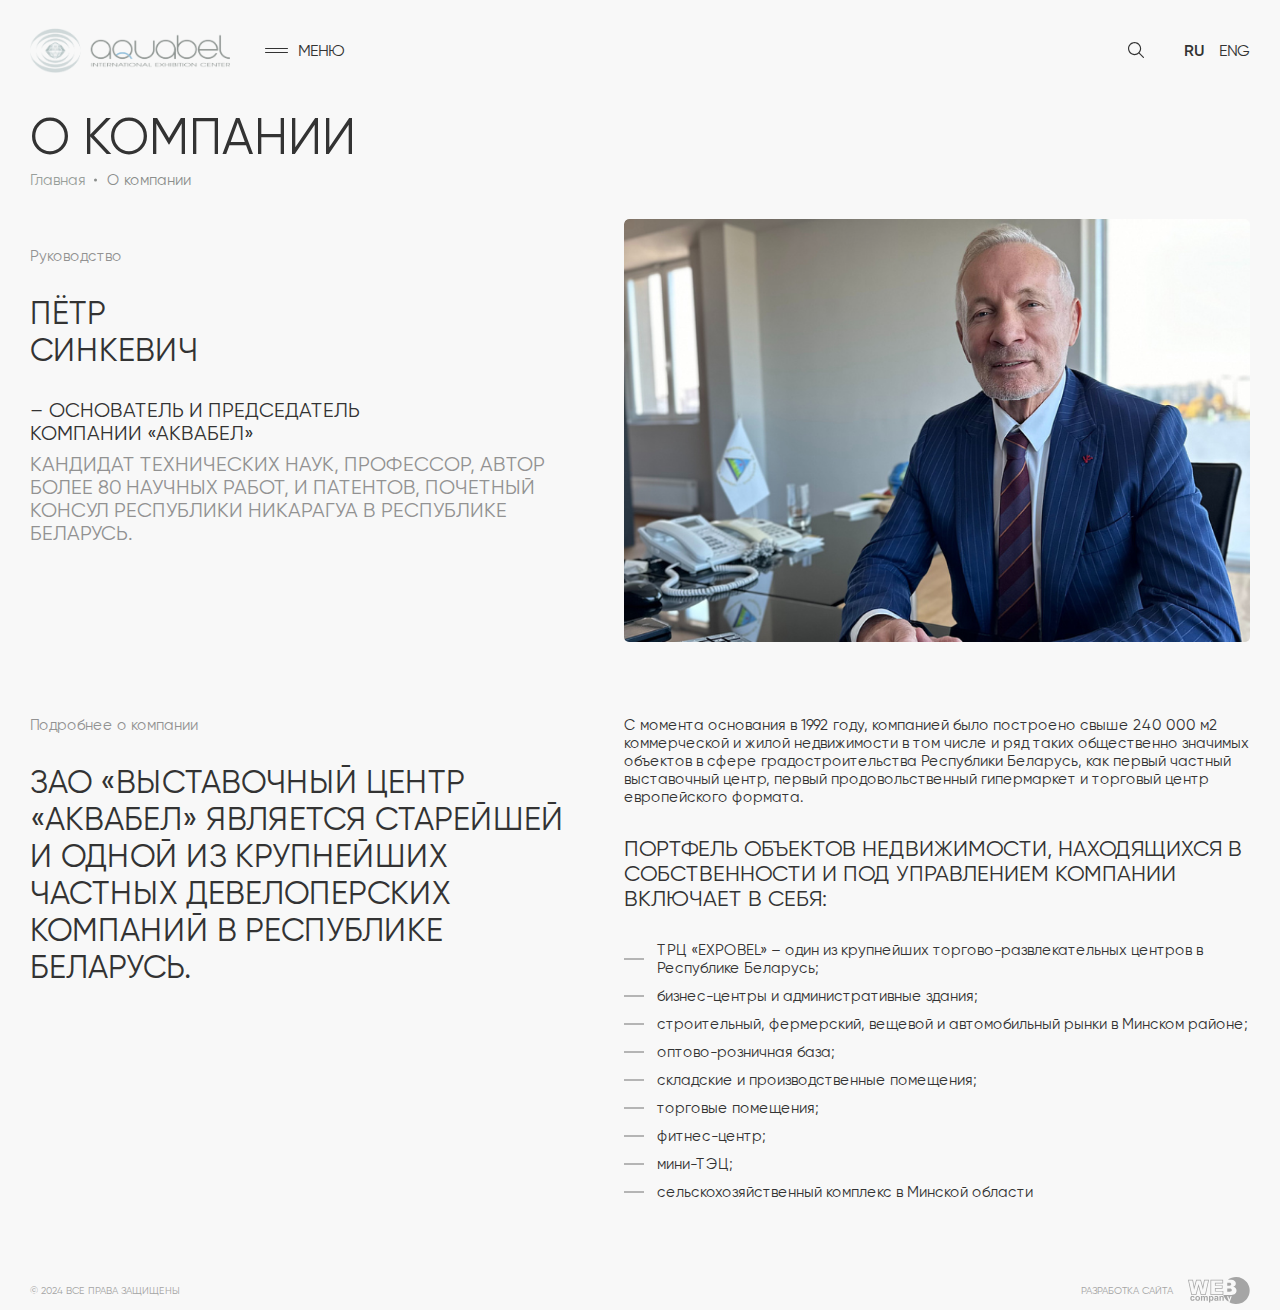
<file: about.html>
<!DOCTYPE html>
<html lang="en">

<head>
    <meta charset="UTF-8">
    <meta name="viewport" content="width=device-width, initial-scale=1.0">
    <title>О компании</title>
    <link rel="stylesheet" href="css/main.css">
</head>

<body>
    <div class="d-wrap">
        <div class="outer-bg">
            <header class="header">
                <div class="header__wrapper container">
                    <div class="header__row">
                        <div class="header__col left">
                            <a href="#">
                                <div class="header__logo img-cage">
                                    <img src="images/logo.png" alt="Logo">
                                </div>
                            </a>
                            <div class="btn-wrap">
                                <div class="header__search img-cage">
                                    <img src="images/icon-search.svg" alt="Search">
                                </div>
                                <div class="header__menu">
                                    <div class="cross">
                                        <div class="line"></div>
                                        <div class="line"></div>
                                    </div>
                                    <div class="text">Меню</div>
                                </div>
                            </div>
                        </div>
                        <div class="header__col right">
                            <div class="header__search img-cage">
                                <img src="images/icon-search.svg" alt="Search">
                            </div>
                            <div class="header__lang">
                                <div class="lang selected">RU</div>
                                <div class="lang">EnG</div>
                            </div>
                        </div>
                    </div>
                </div>
            </header>
            <div class="d-main inner-page">
                <div class="breadcrumbs">
                    <div class="breadcrumbs__wrapper container">
                        <h2 class="breadcrumbs__title">О компании</h2>
                        <div class="breadcrumbs__items">
                            <a class="breadcrumbs__item">Главная</a>
                            <a class="breadcrumbs__item selected">О компании</a>
                        </div>
                    </div>
                </div>
                <div class="managment-block about-block block">
                    <div class="block__wrapper container">
                        <div class="block-col left">
                            <div class="sm-tag">Руководство</div>
                            <h2 class="h2">Пётр<br>Синкевич</h2>
                            <div class="position">– основатель и председатель компании «АКВАБЕЛ»</div>
                            <div class="background">кандидат технических наук, профессор, автор более 80 научных работ,
                                и патентов, почетный консул Республики Никарагуа в Республике Беларусь.</div>
                        </div>
                        <div class="block-col right">
                            <div class="img-cage">
                                <img src="images/petr.png" alt="">
                            </div>
                        </div>
                    </div>
                </div>
                <div class="detailed-block about-block block">
                    <div class="block__wrapper container">
                        <div class="block-col left">
                            <div class="sm-tag">Подробнее о компании</div>
                            <h2 class="h2">ЗАО «Выставочный центр «АКВАБЕЛ» является старейшей и одной из крупнейших
                                частных девелоперских компаний в Республике Беларусь.</h2>
                        </div>
                        <div class="block-col right">
                            <p>С момента основания в 1992 году, компанией было построено свыше 240 000 м2 коммерческой и
                                жилой недвижимости в том числе и ряд таких общественно значимых объектов в сфере
                                градостроительства Республики Беларусь, как первый частный выставочный центр, первый
                                продовольственный гипермаркет и торговый центр европейского формата.</p>
                            <p class="larger">Портфель объектов недвижимости, находящихся в собственности и под
                                управлением компании включает в себя:</p>
                            <ul>
                                <li>ТРЦ «EXPOBEL» – один из крупнейших торгово-развлекательных центров в Республике
                                    Беларусь;</li>
                                <li>бизнес-центры и административные здания;</li>
                                <li>строительный, фермерский, вещевой и автомобильный рынки в Минском районе;</li>
                                <li>оптово-розничная база;</li>
                                <li>складские и производственные помещения;</li>
                                <li>торговые помещения;</li>
                                <li>фитнес-центр;</li>
                                <li>мини-ТЭЦ;</li>
                                <li>сельскохозяйственный комплекс в Минской области</li>
                            </ul>
                        </div>
                    </div>
                </div>
            </div>
            <footer class="footer">
                <div class="footer__wrapper container">
                    <div class="text">© 2024 Все права защищены</div>
                    <div class="dev-wrap">
                        <p>Разработка сайта</p>
                        <a href="" class="img-cage">
                            <svg width="62" height="28" viewBox="0 0 62 28" fill="none"
                                xmlns="http://www.w3.org/2000/svg">
                                <path
                                    d="M17.7143 17.8795H12.7887L10.536 9.80549L8.29145 17.8795H3.35578L-1.23311e-07 2.76898H4.97204L6.26304 9.59759L8.15205 2.76898H12.912L14.805 9.59355L16.098 2.76898H21.0499L17.7143 17.8795ZM13.3342 17.1609H17.1385L20.1549 3.49161H16.69L14.9343 12.7606L12.3645 3.49161H8.69956L6.13172 12.7767L4.37807 3.49161H0.897029L3.94167 17.165H7.74596L10.534 7.12492L13.3342 17.1609Z"
                                    fill="#A5A5A5" />
                                <path
                                    d="M35.333 17.8752H22.4695V2.76465H35.1168V6.5554H27.6416V8.12984H34.5693V11.7833H27.6497V13.9028H35.327L35.333 17.8752ZM23.1868 17.1566H34.6138V14.6153H26.9365V11.0607H33.8663V8.84035H26.9304V5.83681H34.4057V3.48727H23.1888L23.1868 17.1566Z"
                                    fill="#A5A5A5" />
                                <path
                                    d="M6.6206 20.4453L5.4084 20.6653C5.38401 20.4555 5.28508 20.2614 5.12959 20.1183C4.97019 19.9908 4.76988 19.9255 4.56592 19.9346C4.42737 19.9287 4.28928 19.9541 4.16195 20.009C4.03461 20.0639 3.92132 20.1468 3.83052 20.2515C3.64734 20.4627 3.55575 20.8173 3.55575 21.3152C3.55575 21.867 3.64869 22.2572 3.83456 22.486C3.92392 22.5971 4.03805 22.6858 4.16784 22.7451C4.29763 22.8043 4.43949 22.8324 4.58208 22.8271C4.79201 22.8347 4.99704 22.7626 5.15586 22.6252C5.33215 22.4364 5.4427 22.1956 5.47103 21.9389L6.68323 22.1408C6.59555 22.6311 6.33983 23.0757 5.95995 23.3983C5.54479 23.7003 5.03838 23.8507 4.52551 23.8242C4.2236 23.8384 3.92213 23.7883 3.64105 23.6773C3.35997 23.5663 3.10571 23.3969 2.8951 23.1803C2.49104 22.7511 2.289 22.1563 2.289 21.396C2.289 20.6357 2.49104 20.0375 2.8951 19.6015C3.10919 19.3846 3.36671 19.2153 3.6508 19.1047C3.93489 18.9941 4.23916 18.9447 4.54369 18.9596C5.02233 18.9343 5.49656 19.0623 5.89732 19.325C6.25785 19.6063 6.51271 20.0011 6.6206 20.4453Z"
                                    fill="#A5A5A5" />
                                <path
                                    d="M7.27378 21.3325C7.27552 20.9179 7.37961 20.5103 7.57683 20.1456C7.76829 19.7739 8.06755 19.4686 8.43547 19.2695C8.8159 19.0653 9.24209 18.9611 9.67394 18.9668C9.99464 18.9555 10.3142 19.0106 10.6125 19.1287C10.9109 19.2468 11.1815 19.4254 11.4074 19.6531C11.6311 19.8817 11.8062 20.1531 11.9222 20.4511C12.0382 20.7491 12.0926 21.0674 12.0822 21.387C12.0921 21.7096 12.0367 22.0309 11.9194 22.3316C11.802 22.6323 11.6251 22.9062 11.3993 23.137C11.1767 23.3651 10.9091 23.5446 10.6136 23.6641C10.318 23.7836 10.0008 23.8406 9.68202 23.8314C9.26097 23.8307 8.8459 23.7319 8.46982 23.5427C8.09274 23.3604 7.78301 23.0637 7.58491 22.695C7.36866 22.274 7.26168 21.8055 7.27378 21.3325ZM8.53649 21.3991C8.51085 21.7809 8.62823 22.1586 8.8658 22.4588C8.96668 22.5737 9.09096 22.6658 9.23032 22.7289C9.36969 22.792 9.52093 22.8246 9.67394 22.8246C9.82695 22.8246 9.97819 22.792 10.1176 22.7289C10.2569 22.6658 10.3812 22.5737 10.4821 22.4588C10.7194 22.1547 10.836 21.7737 10.8094 21.389C10.8343 21.01 10.7177 20.6353 10.4821 20.3373C10.3812 20.2224 10.2569 20.1303 10.1176 20.0672C9.97819 20.0041 9.82695 19.9715 9.67394 19.9715C9.52093 19.9715 9.36969 20.0041 9.23032 20.0672C9.09096 20.1303 8.96668 20.2224 8.8658 20.3373C8.62823 20.6375 8.51085 21.0152 8.53649 21.3971V21.3991Z"
                                    fill="#A5A5A5" />
                                <path
                                    d="M12.9518 19.0715H14.0872V19.7074C14.2549 19.4794 14.4735 19.2937 14.7257 19.1651C14.9779 19.0365 15.2567 18.9685 15.5398 18.9666C15.8099 18.9598 16.0772 19.0231 16.3156 19.1503C16.5439 19.2821 16.7307 19.4751 16.855 19.7074C17.0359 19.4788 17.2614 19.2893 17.5177 19.1503C17.7521 19.0279 18.0129 18.9648 18.2774 18.9666C18.5798 18.955 18.8798 19.0247 19.1461 19.1684C19.384 19.3077 19.5704 19.5201 19.6774 19.774C19.7791 20.085 19.8222 20.4121 19.8047 20.7388V23.7141H18.5723V21.0658C18.5723 20.6043 18.5299 20.3062 18.445 20.1716C18.3883 20.0851 18.3096 20.0152 18.2169 19.9691C18.1243 19.923 18.021 19.9023 17.9177 19.9092C17.743 19.9099 17.5728 19.9649 17.4308 20.0667C17.2727 20.1799 17.1568 20.3425 17.1015 20.5289C17.021 20.8432 16.987 21.1676 17.0005 21.4917V23.7262H15.7681V21.1768C15.7823 20.8832 15.7599 20.5889 15.7014 20.3008C15.668 20.1832 15.5971 20.0797 15.4994 20.0061C15.387 19.9361 15.2558 19.9023 15.1236 19.9092C14.9409 19.9071 14.7619 19.9606 14.6104 20.0626C14.4549 20.1692 14.3396 20.3249 14.2832 20.5047C14.2033 20.8177 14.1699 21.1407 14.1842 21.4635V23.7242H12.9518V19.0715Z"
                                    fill="#A5A5A5" />
                                <path
                                    d="M20.9905 19.0704H22.14V19.7547C22.2924 19.5182 22.5005 19.3228 22.7461 19.1854C23.0037 19.0382 23.2959 18.9623 23.5927 18.9654C23.8551 18.9631 24.1148 19.0189 24.353 19.1289C24.5913 19.2388 24.8022 19.4001 24.9705 19.6013C25.3477 20.0251 25.5362 20.6152 25.5362 21.3715C25.5362 22.1493 25.3463 22.7548 24.9665 23.1881C24.7987 23.3916 24.5876 23.5552 24.3485 23.6669C24.1095 23.7787 23.8485 23.8358 23.5846 23.8341C23.3429 23.8373 23.1037 23.7848 22.8856 23.6807C22.6354 23.5462 22.4116 23.3678 22.2249 23.1538V25.4913H20.9925L20.9905 19.0704ZM22.2027 21.319C22.2027 21.8425 22.3064 22.2287 22.5138 22.4776C22.6029 22.5945 22.7178 22.6892 22.8496 22.7543C22.9814 22.8194 23.1264 22.8532 23.2735 22.8531C23.4111 22.855 23.5473 22.825 23.6714 22.7654C23.7955 22.7059 23.9041 22.6184 23.9887 22.5099C24.1786 22.2812 24.2735 21.905 24.2735 21.3816C24.2735 20.8931 24.1752 20.5311 23.9786 20.2956C23.893 20.1843 23.7828 20.0943 23.6567 20.0326C23.5305 19.971 23.3917 19.9394 23.2512 19.9404C23.108 19.938 22.9661 19.9683 22.8362 20.0287C22.7064 20.0892 22.592 20.1784 22.5017 20.2896C22.2848 20.5871 22.181 20.952 22.2087 21.319H22.2027Z"
                                    fill="#A5A5A5" />
                                <path
                                    d="M27.4381 20.4919L26.3188 20.29C26.4085 19.8874 26.6383 19.5297 26.9674 19.2808C27.2745 19.0641 27.7304 18.9558 28.3351 18.9558C28.7543 18.935 29.1731 19.0038 29.5635 19.1576C29.8 19.2588 29.9987 19.4318 30.1312 19.6522C30.2403 19.8527 30.2949 20.22 30.2949 20.7543L30.2807 22.1914C30.2728 22.494 30.2924 22.7967 30.3393 23.0957C30.3869 23.3121 30.4616 23.5217 30.5615 23.7194H29.3493C29.317 23.6374 29.2773 23.5162 29.2301 23.3561C29.2099 23.2834 29.1958 23.235 29.1857 23.2108C28.9909 23.4062 28.7614 23.5636 28.5089 23.675C28.2661 23.7778 28.0048 23.83 27.7412 23.8284C27.3269 23.8515 26.9201 23.7117 26.6077 23.4389C26.4724 23.3154 26.3648 23.1647 26.292 22.9966C26.2193 22.8286 26.1829 22.647 26.1855 22.4639C26.1809 22.2162 26.246 21.9721 26.3734 21.7595C26.4994 21.5528 26.6835 21.3879 26.9027 21.2851C27.2162 21.1495 27.5454 21.0532 27.8826 20.9985C28.2904 20.9346 28.6915 20.8333 29.0806 20.6957V20.5726C29.0899 20.4805 29.079 20.3874 29.0486 20.2999C29.0183 20.2124 28.9692 20.1326 28.9049 20.0659C28.7068 19.9437 28.4738 19.8904 28.2422 19.9146C28.0619 19.9042 27.8828 19.9493 27.729 20.0437C27.5888 20.1602 27.4874 20.3165 27.4381 20.4919ZM29.0867 21.5011C28.8401 21.5762 28.59 21.6388 28.3372 21.6888C28.1037 21.7247 27.8774 21.7969 27.6664 21.9028C27.5929 21.9489 27.5322 22.0129 27.4902 22.0888C27.4481 22.1647 27.426 22.25 27.426 22.3368C27.4267 22.4211 27.4451 22.5043 27.4799 22.5811C27.5147 22.6579 27.5651 22.7267 27.628 22.7829C27.6931 22.8455 27.77 22.8944 27.8544 22.9266C27.9387 22.9589 28.0287 22.9738 28.119 22.9706C28.3493 22.9678 28.5726 22.8906 28.7554 22.7506C28.8958 22.6524 28.9996 22.5104 29.0503 22.3469C29.0919 22.1478 29.1082 21.9444 29.0988 21.7413L29.0867 21.5011Z"
                                    fill="#A5A5A5" />
                                <path
                                    d="M35.75 23.7245H34.5176V21.3487C34.5349 21.0216 34.5084 20.6938 34.4388 20.3737C34.3922 20.2349 34.3023 20.1146 34.1822 20.0306C34.0557 19.9462 33.906 19.9031 33.7539 19.9075C33.549 19.9052 33.3485 19.9665 33.1801 20.0831C33.0146 20.1941 32.8914 20.3577 32.8306 20.5473C32.7511 20.8981 32.7192 21.2579 32.7356 21.6171V23.7245H31.5032V19.0698H32.6488V19.7541C32.901 19.406 33.2635 19.1533 33.6775 19.0368C34.0915 18.9203 34.5327 18.9468 34.9297 19.1122C35.1296 19.1914 35.3056 19.3207 35.4409 19.4876C35.5567 19.6409 35.6386 19.8171 35.6813 20.0044C35.7341 20.2769 35.7571 20.5544 35.75 20.8319V23.7245Z"
                                    fill="#A5A5A5" />
                                <path
                                    d="M43.3109 14.2111C43.4743 14.0694 43.6036 13.8927 43.6893 13.6943C43.775 13.4958 43.8148 13.2806 43.8058 13.0646C43.8127 12.8601 43.7721 12.6567 43.6873 12.4704C43.6025 12.2842 43.4757 12.12 43.3169 11.9907C42.991 11.7216 42.4199 11.587 41.6037 11.587H39.2338V14.641H41.6118C42.4145 14.6383 42.9809 14.495 43.3109 14.2111Z"
                                    fill="#A5A5A5" />
                                <path
                                    d="M42.7815 8.33543C42.9283 8.19697 43.0426 8.02783 43.1163 7.8401C43.19 7.65237 43.2212 7.45068 43.2078 7.24947C43.2183 7.05696 43.1854 6.86455 43.1117 6.6864C43.0379 6.50825 42.9251 6.34888 42.7815 6.22003C42.4973 5.97378 42.0017 5.85065 41.2946 5.85065H39.2338V8.71087H41.2542C41.9801 8.71356 42.4893 8.58841 42.7815 8.33543Z"
                                    fill="#A5A5A5" />
                                <path
                                    d="M48.1243 1.58205e-05C45.1409 -0.00457863 42.2403 0.980103 39.8773 2.79968H43.2654C44.72 2.79968 45.8373 3.15965 46.6171 3.87958C46.9931 4.21504 47.2921 4.6277 47.4936 5.0893C47.6952 5.55091 47.7945 6.05058 47.7849 6.5541C47.8027 7.39566 47.5051 8.21349 46.9505 8.84712C46.506 9.31979 45.9452 9.66777 45.3241 9.85638C46.4084 10.1174 47.2064 10.5649 47.7182 11.1987C48.2461 11.8818 48.5177 12.7282 48.4859 13.5906C48.4972 14.3299 48.3088 15.0586 47.9404 15.6999C47.5833 16.3175 47.068 16.8289 46.4474 17.1815C45.8937 17.4558 45.2934 17.6236 44.6776 17.6761C43.9852 17.7791 43.2879 17.8465 42.5886 17.8779H35.3154C36.2486 20.6094 38.0302 22.972 40.4006 24.6217C40.5487 24.4317 40.656 24.2132 40.7157 23.9799L38.9439 19.3131H40.2551L41.3703 22.6174L42.4573 19.3131H43.7341L42.0895 23.7921L41.7946 24.5995C41.7137 24.817 41.6101 25.0254 41.4855 25.2212L41.443 25.2798C43.245 26.3037 45.2583 26.9004 47.3277 27.0239C49.397 27.1474 51.4671 26.7944 53.3783 25.9921C55.2895 25.1899 56.9907 23.9597 58.3507 22.3966C59.7108 20.8335 60.6933 18.9792 61.2226 16.9767C61.7518 14.9742 61.8136 12.877 61.4033 10.8468C60.9929 8.81665 60.1213 6.90778 58.8557 5.26741C57.5901 3.62705 55.9643 2.29903 54.1036 1.38576C52.243 0.472496 50.1973 -0.0016071 48.1243 1.58205e-05Z"
                                    fill="#A5A5A5" />
                            </svg>
                        </a>
                    </div>
                </div>
            </footer>
            <div class="popups">
                <div class="popup-item popup-menu menu">
                    <div class="menu__wrap">
                        <div class="menu__row">
                            <div class="menu__col left">
                                <div class="menu__list">
                                    <div class="list-item">
                                        <div class="text">
                                            <a href="">Главная</a>
                                        </div>
                                    </div>
                                    <div class="list-item" data-item="menu-1">
                                        <div class="text">О компании</div>
                                        <div class="num">2</div>
                                    </div>
                                    <div class="list-item" data-item="menu-2">
                                        <div class="text">Аренда</div>
                                        <div class="num">4</div>
                                    </div>
                                    <div class="list-item">
                                        <div class="text"><a href="">Реклама и мероприятия</a></div>
                                    </div>
                                    <div class="list-item">
                                        <div class="text"><a href="">Для прессы</a></div>
                                    </div>
                                    <div class="list-item">
                                        <div class="text"><a href="">Контакты</a></div>
                                    </div>
                                </div>
                                <div class="menu__lang">
                                    <a href="" class="lang selected">RU</a>
                                    <a href="" class="lang">EnG</a>
                                </div>
                                <div class="footer">
                                    <div class="footer__wrapper container">
                                        <div class="text">© 2024 Все права защищены</div>
                                        <div class="dev-wrap">
                                            <p>Разработка сайта</p>
                                            <a href="" class="img-cage">
                                                <svg width="62" height="28" viewBox="0 0 62 28" fill="none"
                                                    xmlns="http://www.w3.org/2000/svg">
                                                    <path
                                                        d="M17.7143 17.8795H12.7887L10.536 9.80549L8.29145 17.8795H3.35578L-1.23311e-07 2.76898H4.97204L6.26304 9.59759L8.15205 2.76898H12.912L14.805 9.59355L16.098 2.76898H21.0499L17.7143 17.8795ZM13.3342 17.1609H17.1385L20.1549 3.49161H16.69L14.9343 12.7606L12.3645 3.49161H8.69956L6.13172 12.7767L4.37807 3.49161H0.897029L3.94167 17.165H7.74596L10.534 7.12492L13.3342 17.1609Z"
                                                        fill="#A5A5A5" />
                                                    <path
                                                        d="M35.333 17.8752H22.4695V2.76465H35.1168V6.5554H27.6416V8.12984H34.5693V11.7833H27.6497V13.9028H35.327L35.333 17.8752ZM23.1868 17.1566H34.6138V14.6153H26.9365V11.0607H33.8663V8.84035H26.9304V5.83681H34.4057V3.48727H23.1888L23.1868 17.1566Z"
                                                        fill="#A5A5A5" />
                                                    <path
                                                        d="M6.6206 20.4453L5.4084 20.6653C5.38401 20.4555 5.28508 20.2614 5.12959 20.1183C4.97019 19.9908 4.76988 19.9255 4.56592 19.9346C4.42737 19.9287 4.28928 19.9541 4.16195 20.009C4.03461 20.0639 3.92132 20.1468 3.83052 20.2515C3.64734 20.4627 3.55575 20.8173 3.55575 21.3152C3.55575 21.867 3.64869 22.2572 3.83456 22.486C3.92392 22.5971 4.03805 22.6858 4.16784 22.7451C4.29763 22.8043 4.43949 22.8324 4.58208 22.8271C4.79201 22.8347 4.99704 22.7626 5.15586 22.6252C5.33215 22.4364 5.4427 22.1956 5.47103 21.9389L6.68323 22.1408C6.59555 22.6311 6.33983 23.0757 5.95995 23.3983C5.54479 23.7003 5.03838 23.8507 4.52551 23.8242C4.2236 23.8384 3.92213 23.7883 3.64105 23.6773C3.35997 23.5663 3.10571 23.3969 2.8951 23.1803C2.49104 22.7511 2.289 22.1563 2.289 21.396C2.289 20.6357 2.49104 20.0375 2.8951 19.6015C3.10919 19.3846 3.36671 19.2153 3.6508 19.1047C3.93489 18.9941 4.23916 18.9447 4.54369 18.9596C5.02233 18.9343 5.49656 19.0623 5.89732 19.325C6.25785 19.6063 6.51271 20.0011 6.6206 20.4453Z"
                                                        fill="#A5A5A5" />
                                                    <path
                                                        d="M7.27378 21.3325C7.27552 20.9179 7.37961 20.5103 7.57683 20.1456C7.76829 19.7739 8.06755 19.4686 8.43547 19.2695C8.8159 19.0653 9.24209 18.9611 9.67394 18.9668C9.99464 18.9555 10.3142 19.0106 10.6125 19.1287C10.9109 19.2468 11.1815 19.4254 11.4074 19.6531C11.6311 19.8817 11.8062 20.1531 11.9222 20.4511C12.0382 20.7491 12.0926 21.0674 12.0822 21.387C12.0921 21.7096 12.0367 22.0309 11.9194 22.3316C11.802 22.6323 11.6251 22.9062 11.3993 23.137C11.1767 23.3651 10.9091 23.5446 10.6136 23.6641C10.318 23.7836 10.0008 23.8406 9.68202 23.8314C9.26097 23.8307 8.8459 23.7319 8.46982 23.5427C8.09274 23.3604 7.78301 23.0637 7.58491 22.695C7.36866 22.274 7.26168 21.8055 7.27378 21.3325ZM8.53649 21.3991C8.51085 21.7809 8.62823 22.1586 8.8658 22.4588C8.96668 22.5737 9.09096 22.6658 9.23032 22.7289C9.36969 22.792 9.52093 22.8246 9.67394 22.8246C9.82695 22.8246 9.97819 22.792 10.1176 22.7289C10.2569 22.6658 10.3812 22.5737 10.4821 22.4588C10.7194 22.1547 10.836 21.7737 10.8094 21.389C10.8343 21.01 10.7177 20.6353 10.4821 20.3373C10.3812 20.2224 10.2569 20.1303 10.1176 20.0672C9.97819 20.0041 9.82695 19.9715 9.67394 19.9715C9.52093 19.9715 9.36969 20.0041 9.23032 20.0672C9.09096 20.1303 8.96668 20.2224 8.8658 20.3373C8.62823 20.6375 8.51085 21.0152 8.53649 21.3971V21.3991Z"
                                                        fill="#A5A5A5" />
                                                    <path
                                                        d="M12.9518 19.0715H14.0872V19.7074C14.2549 19.4794 14.4735 19.2937 14.7257 19.1651C14.9779 19.0365 15.2567 18.9685 15.5398 18.9666C15.8099 18.9598 16.0772 19.0231 16.3156 19.1503C16.5439 19.2821 16.7307 19.4751 16.855 19.7074C17.0359 19.4788 17.2614 19.2893 17.5177 19.1503C17.7521 19.0279 18.0129 18.9648 18.2774 18.9666C18.5798 18.955 18.8798 19.0247 19.1461 19.1684C19.384 19.3077 19.5704 19.5201 19.6774 19.774C19.7791 20.085 19.8222 20.4121 19.8047 20.7388V23.7141H18.5723V21.0658C18.5723 20.6043 18.5299 20.3062 18.445 20.1716C18.3883 20.0851 18.3096 20.0152 18.2169 19.9691C18.1243 19.923 18.021 19.9023 17.9177 19.9092C17.743 19.9099 17.5728 19.9649 17.4308 20.0667C17.2727 20.1799 17.1568 20.3425 17.1015 20.5289C17.021 20.8432 16.987 21.1676 17.0005 21.4917V23.7262H15.7681V21.1768C15.7823 20.8832 15.7599 20.5889 15.7014 20.3008C15.668 20.1832 15.5971 20.0797 15.4994 20.0061C15.387 19.9361 15.2558 19.9023 15.1236 19.9092C14.9409 19.9071 14.7619 19.9606 14.6104 20.0626C14.4549 20.1692 14.3396 20.3249 14.2832 20.5047C14.2033 20.8177 14.1699 21.1407 14.1842 21.4635V23.7242H12.9518V19.0715Z"
                                                        fill="#A5A5A5" />
                                                    <path
                                                        d="M20.9905 19.0704H22.14V19.7547C22.2924 19.5182 22.5005 19.3228 22.7461 19.1854C23.0037 19.0382 23.2959 18.9623 23.5927 18.9654C23.8551 18.9631 24.1148 19.0189 24.353 19.1289C24.5913 19.2388 24.8022 19.4001 24.9705 19.6013C25.3477 20.0251 25.5362 20.6152 25.5362 21.3715C25.5362 22.1493 25.3463 22.7548 24.9665 23.1881C24.7987 23.3916 24.5876 23.5552 24.3485 23.6669C24.1095 23.7787 23.8485 23.8358 23.5846 23.8341C23.3429 23.8373 23.1037 23.7848 22.8856 23.6807C22.6354 23.5462 22.4116 23.3678 22.2249 23.1538V25.4913H20.9925L20.9905 19.0704ZM22.2027 21.319C22.2027 21.8425 22.3064 22.2287 22.5138 22.4776C22.6029 22.5945 22.7178 22.6892 22.8496 22.7543C22.9814 22.8194 23.1264 22.8532 23.2735 22.8531C23.4111 22.855 23.5473 22.825 23.6714 22.7654C23.7955 22.7059 23.9041 22.6184 23.9887 22.5099C24.1786 22.2812 24.2735 21.905 24.2735 21.3816C24.2735 20.8931 24.1752 20.5311 23.9786 20.2956C23.893 20.1843 23.7828 20.0943 23.6567 20.0326C23.5305 19.971 23.3917 19.9394 23.2512 19.9404C23.108 19.938 22.9661 19.9683 22.8362 20.0287C22.7064 20.0892 22.592 20.1784 22.5017 20.2896C22.2848 20.5871 22.181 20.952 22.2087 21.319H22.2027Z"
                                                        fill="#A5A5A5" />
                                                    <path
                                                        d="M27.4381 20.4919L26.3188 20.29C26.4085 19.8874 26.6383 19.5297 26.9674 19.2808C27.2745 19.0641 27.7304 18.9558 28.3351 18.9558C28.7543 18.935 29.1731 19.0038 29.5635 19.1576C29.8 19.2588 29.9987 19.4318 30.1312 19.6522C30.2403 19.8527 30.2949 20.22 30.2949 20.7543L30.2807 22.1914C30.2728 22.494 30.2924 22.7967 30.3393 23.0957C30.3869 23.3121 30.4616 23.5217 30.5615 23.7194H29.3493C29.317 23.6374 29.2773 23.5162 29.2301 23.3561C29.2099 23.2834 29.1958 23.235 29.1857 23.2108C28.9909 23.4062 28.7614 23.5636 28.5089 23.675C28.2661 23.7778 28.0048 23.83 27.7412 23.8284C27.3269 23.8515 26.9201 23.7117 26.6077 23.4389C26.4724 23.3154 26.3648 23.1647 26.292 22.9966C26.2193 22.8286 26.1829 22.647 26.1855 22.4639C26.1809 22.2162 26.246 21.9721 26.3734 21.7595C26.4994 21.5528 26.6835 21.3879 26.9027 21.2851C27.2162 21.1495 27.5454 21.0532 27.8826 20.9985C28.2904 20.9346 28.6915 20.8333 29.0806 20.6957V20.5726C29.0899 20.4805 29.079 20.3874 29.0486 20.2999C29.0183 20.2124 28.9692 20.1326 28.9049 20.0659C28.7068 19.9437 28.4738 19.8904 28.2422 19.9146C28.0619 19.9042 27.8828 19.9493 27.729 20.0437C27.5888 20.1602 27.4874 20.3165 27.4381 20.4919ZM29.0867 21.5011C28.8401 21.5762 28.59 21.6388 28.3372 21.6888C28.1037 21.7247 27.8774 21.7969 27.6664 21.9028C27.5929 21.9489 27.5322 22.0129 27.4902 22.0888C27.4481 22.1647 27.426 22.25 27.426 22.3368C27.4267 22.4211 27.4451 22.5043 27.4799 22.5811C27.5147 22.6579 27.5651 22.7267 27.628 22.7829C27.6931 22.8455 27.77 22.8944 27.8544 22.9266C27.9387 22.9589 28.0287 22.9738 28.119 22.9706C28.3493 22.9678 28.5726 22.8906 28.7554 22.7506C28.8958 22.6524 28.9996 22.5104 29.0503 22.3469C29.0919 22.1478 29.1082 21.9444 29.0988 21.7413L29.0867 21.5011Z"
                                                        fill="#A5A5A5" />
                                                    <path
                                                        d="M35.75 23.7245H34.5176V21.3487C34.5349 21.0216 34.5084 20.6938 34.4388 20.3737C34.3922 20.2349 34.3023 20.1146 34.1822 20.0306C34.0557 19.9462 33.906 19.9031 33.7539 19.9075C33.549 19.9052 33.3485 19.9665 33.1801 20.0831C33.0146 20.1941 32.8914 20.3577 32.8306 20.5473C32.7511 20.8981 32.7192 21.2579 32.7356 21.6171V23.7245H31.5032V19.0698H32.6488V19.7541C32.901 19.406 33.2635 19.1533 33.6775 19.0368C34.0915 18.9203 34.5327 18.9468 34.9297 19.1122C35.1296 19.1914 35.3056 19.3207 35.4409 19.4876C35.5567 19.6409 35.6386 19.8171 35.6813 20.0044C35.7341 20.2769 35.7571 20.5544 35.75 20.8319V23.7245Z"
                                                        fill="#A5A5A5" />
                                                    <path
                                                        d="M43.3109 14.2111C43.4743 14.0694 43.6036 13.8927 43.6893 13.6943C43.775 13.4958 43.8148 13.2806 43.8058 13.0646C43.8127 12.8601 43.7721 12.6567 43.6873 12.4704C43.6025 12.2842 43.4757 12.12 43.3169 11.9907C42.991 11.7216 42.4199 11.587 41.6037 11.587H39.2338V14.641H41.6118C42.4145 14.6383 42.9809 14.495 43.3109 14.2111Z"
                                                        fill="#A5A5A5" />
                                                    <path
                                                        d="M42.7815 8.33543C42.9283 8.19697 43.0426 8.02783 43.1163 7.8401C43.19 7.65237 43.2212 7.45068 43.2078 7.24947C43.2183 7.05696 43.1854 6.86455 43.1117 6.6864C43.0379 6.50825 42.9251 6.34888 42.7815 6.22003C42.4973 5.97378 42.0017 5.85065 41.2946 5.85065H39.2338V8.71087H41.2542C41.9801 8.71356 42.4893 8.58841 42.7815 8.33543Z"
                                                        fill="#A5A5A5" />
                                                    <path
                                                        d="M48.1243 1.58205e-05C45.1409 -0.00457863 42.2403 0.980103 39.8773 2.79968H43.2654C44.72 2.79968 45.8373 3.15965 46.6171 3.87958C46.9931 4.21504 47.2921 4.6277 47.4936 5.0893C47.6952 5.55091 47.7945 6.05058 47.7849 6.5541C47.8027 7.39566 47.5051 8.21349 46.9505 8.84712C46.506 9.31979 45.9452 9.66777 45.3241 9.85638C46.4084 10.1174 47.2064 10.5649 47.7182 11.1987C48.2461 11.8818 48.5177 12.7282 48.4859 13.5906C48.4972 14.3299 48.3088 15.0586 47.9404 15.6999C47.5833 16.3175 47.068 16.8289 46.4474 17.1815C45.8937 17.4558 45.2934 17.6236 44.6776 17.6761C43.9852 17.7791 43.2879 17.8465 42.5886 17.8779H35.3154C36.2486 20.6094 38.0302 22.972 40.4006 24.6217C40.5487 24.4317 40.656 24.2132 40.7157 23.9799L38.9439 19.3131H40.2551L41.3703 22.6174L42.4573 19.3131H43.7341L42.0895 23.7921L41.7946 24.5995C41.7137 24.817 41.6101 25.0254 41.4855 25.2212L41.443 25.2798C43.245 26.3037 45.2583 26.9004 47.3277 27.0239C49.397 27.1474 51.4671 26.7944 53.3783 25.9921C55.2895 25.1899 56.9907 23.9597 58.3507 22.3966C59.7108 20.8335 60.6933 18.9792 61.2226 16.9767C61.7518 14.9742 61.8136 12.877 61.4033 10.8468C60.9929 8.81665 60.1213 6.90778 58.8557 5.26741C57.5901 3.62705 55.9643 2.29903 54.1036 1.38576C52.243 0.472496 50.1973 -0.0016071 48.1243 1.58205e-05Z"
                                                        fill="#A5A5A5" />
                                                </svg>
                                            </a>
                                        </div>
                                    </div>
                                </div>
                            </div>
                            <div class="menu__col right">
                                <div class="menu__items" data-item="menu-2">
                                    <div class="item">
                                        <div class="text"><a href="">ТРЦ EXPOBEL</a></div>
                                    </div>
                                    <div class="item d-accordion" data-accordion="group1">
                                        <div class="accordion-head">
                                            <div class="text">Рыночные комплексы</div>
                                            <div class="arrow"></div>
                                        </div>
                                        <div class="accordion-body">
                                            <div class="body-items">
                                                <a href="">Блок рынок</a>
                                                <a href="">Оптово-розничная база овощей и фруктов</a>
                                                <a href="">Автомобильный</a>
                                                <a href="">Строительный</a>
                                                <a href="">Открытая площадка</a>
                                            </div>
                                        </div>
                                    </div>
                                    <div class="item d-accordion" data-accordion="group1">
                                        <div class="accordion-head">
                                            <div class="text">Офисная недвижимость</div>
                                            <div class="arrow"></div>
                                        </div>
                                        <div class="accordion-body">
                                            <div class="body-items">
                                                <a href="">Блок рынок</a>
                                                <a href="">Оптово-розничная база овощей и фруктов</a>
                                            </div>
                                        </div>
                                    </div>
                                    <div class="item d-accordion" data-accordion="group1">
                                        <div class="accordion-head">
                                            <div class="text">Складская недвижимость</div>
                                            <div class="arrow"></div>
                                        </div>
                                        <div class="accordion-body">
                                            <div class="body-items">
                                                <a href="">Автомобильный</a>
                                                <a href="">Строительный</a>
                                                <a href="">Открытая площадка</a>
                                            </div>
                                        </div>
                                    </div>
                                </div>
                                <div class="menu__items" data-item="menu-1">
                                    <div class="item">
                                        <div class="text"><a href="">2 пункта в меню</a></div>
                                    </div>
                                    <div class="item d-accordion">
                                        <div class="accordion-head">
                                            <div class="text">Выпадающий список</div>
                                            <div class="arrow"></div>
                                        </div>
                                        <div class="accordion-body">
                                            <div class="body-items">
                                                <a href="">Блок рынок</a>
                                                <a href="">Оптово-розничная база овощей и фруктов</a>
                                                <a href="">Автомобильный</a>
                                                <a href="">Строительный</a>
                                                <a href="">Открытая площадка</a>
                                            </div>
                                        </div>
                                    </div>
                                </div>
                            </div>
                        </div>
                    </div>
                </div>
                <div class="popup-item popup-search search">
                    <div class="search__wrap">
                        <div class="search__close">
                            <svg width="15" height="16" viewBox="0 0 15 16" fill="none"
                                xmlns="http://www.w3.org/2000/svg">
                                <path
                                    d="M8.64758 8.00015L14.4265 2.22121C14.7856 1.86248 14.7856 1.28042 14.4265 0.921684C14.0675 0.562645 13.486 0.562645 13.127 0.921684L7.34805 6.70062L1.56881 0.921684C1.20977 0.562645 0.628319 0.562645 0.26928 0.921684C-0.0897598 1.28042 -0.0897598 1.86248 0.26928 2.22121L6.04853 8.00015L0.26928 13.7791C-0.0897598 14.1378 -0.0897598 14.7199 0.26928 15.0786C0.448799 15.2578 0.684074 15.3476 0.919043 15.3476C1.15401 15.3476 1.38929 15.2578 1.56881 15.0783L7.34805 9.29937L13.127 15.0783C13.3065 15.2578 13.5418 15.3476 13.7768 15.3476C14.0117 15.3476 14.247 15.2578 14.4265 15.0783C14.7856 14.7196 14.7856 14.1375 14.4265 13.7788L8.64758 8.00015Z"
                                    fill="white" fill-opacity="0.6" />
                            </svg>
                        </div>
                        <div class="search__title">Поиск</div>
                        <form class="search__form form">
                            <div class="form-item d-select">
                                <select>
                                    <option data-role="placeholder">Тип помещения</option>
                                    <option value="wholesale">Оптово-розничная база овощей и фруктов</option>
                                    <option value="office">Офисное помещение</option>
                                </select>
                            </div>
                            <div class="form-item d-select">
                                <select>
                                    <option data-role="placeholder">Площадь помещения</option>
                                    <option value="">5-15 м2</span>
                                    </option>
                                    <option value="">16-25 м2</option>
                                    <option value="">26-35 м2</option>
                                    <option value="">36-45 м2</option>
                                    <option value="">46-55 м2</option>
                                    <option value="">56-65 м2</option>
                                    <option value="">66-75 м2</option>
                                    <option value="">76-85 м2</option>
                                </select>
                            </div>
                            <a class="form-item form__btn">
                                <div class="btn-wrap">
                                    <div class="text">Найти</div>
                                    <div class="icon">
                                        <svg width="12" height="12" viewBox="0 0 12 12" fill="none"
                                            xmlns="http://www.w3.org/2000/svg">
                                            <path
                                                d="M11.1382 9.07866L11.8426 9.08947L11.7175 0.938309L3.56634 0.813208L3.57715 1.51763L10.5207 1.6242L0.514127 11.2941L1.02501 11.8049L11.0316 2.13508L11.1382 9.07866Z"
                                                fill="#fff" />
                                        </svg>
                                    </div>
                                </div>
                            </a>
                        </form>
                        <div class="footer">
                            <div class="footer__wrapper container">
                                <div class="text">© 2024 Все права защищены</div>
                                <div class="dev-wrap">
                                    <p>Разработка сайта</p>
                                    <a href="" class="img-cage">
                                        <svg width="62" height="28" viewBox="0 0 62 28" fill="none"
                                            xmlns="http://www.w3.org/2000/svg">
                                            <path
                                                d="M17.7143 17.8795H12.7887L10.536 9.80549L8.29145 17.8795H3.35578L-1.23311e-07 2.76898H4.97204L6.26304 9.59759L8.15205 2.76898H12.912L14.805 9.59355L16.098 2.76898H21.0499L17.7143 17.8795ZM13.3342 17.1609H17.1385L20.1549 3.49161H16.69L14.9343 12.7606L12.3645 3.49161H8.69956L6.13172 12.7767L4.37807 3.49161H0.897029L3.94167 17.165H7.74596L10.534 7.12492L13.3342 17.1609Z"
                                                fill="#A5A5A5" />
                                            <path
                                                d="M35.333 17.8752H22.4695V2.76465H35.1168V6.5554H27.6416V8.12984H34.5693V11.7833H27.6497V13.9028H35.327L35.333 17.8752ZM23.1868 17.1566H34.6138V14.6153H26.9365V11.0607H33.8663V8.84035H26.9304V5.83681H34.4057V3.48727H23.1888L23.1868 17.1566Z"
                                                fill="#A5A5A5" />
                                            <path
                                                d="M6.6206 20.4453L5.4084 20.6653C5.38401 20.4555 5.28508 20.2614 5.12959 20.1183C4.97019 19.9908 4.76988 19.9255 4.56592 19.9346C4.42737 19.9287 4.28928 19.9541 4.16195 20.009C4.03461 20.0639 3.92132 20.1468 3.83052 20.2515C3.64734 20.4627 3.55575 20.8173 3.55575 21.3152C3.55575 21.867 3.64869 22.2572 3.83456 22.486C3.92392 22.5971 4.03805 22.6858 4.16784 22.7451C4.29763 22.8043 4.43949 22.8324 4.58208 22.8271C4.79201 22.8347 4.99704 22.7626 5.15586 22.6252C5.33215 22.4364 5.4427 22.1956 5.47103 21.9389L6.68323 22.1408C6.59555 22.6311 6.33983 23.0757 5.95995 23.3983C5.54479 23.7003 5.03838 23.8507 4.52551 23.8242C4.2236 23.8384 3.92213 23.7883 3.64105 23.6773C3.35997 23.5663 3.10571 23.3969 2.8951 23.1803C2.49104 22.7511 2.289 22.1563 2.289 21.396C2.289 20.6357 2.49104 20.0375 2.8951 19.6015C3.10919 19.3846 3.36671 19.2153 3.6508 19.1047C3.93489 18.9941 4.23916 18.9447 4.54369 18.9596C5.02233 18.9343 5.49656 19.0623 5.89732 19.325C6.25785 19.6063 6.51271 20.0011 6.6206 20.4453Z"
                                                fill="#A5A5A5" />
                                            <path
                                                d="M7.27378 21.3325C7.27552 20.9179 7.37961 20.5103 7.57683 20.1456C7.76829 19.7739 8.06755 19.4686 8.43547 19.2695C8.8159 19.0653 9.24209 18.9611 9.67394 18.9668C9.99464 18.9555 10.3142 19.0106 10.6125 19.1287C10.9109 19.2468 11.1815 19.4254 11.4074 19.6531C11.6311 19.8817 11.8062 20.1531 11.9222 20.4511C12.0382 20.7491 12.0926 21.0674 12.0822 21.387C12.0921 21.7096 12.0367 22.0309 11.9194 22.3316C11.802 22.6323 11.6251 22.9062 11.3993 23.137C11.1767 23.3651 10.9091 23.5446 10.6136 23.6641C10.318 23.7836 10.0008 23.8406 9.68202 23.8314C9.26097 23.8307 8.8459 23.7319 8.46982 23.5427C8.09274 23.3604 7.78301 23.0637 7.58491 22.695C7.36866 22.274 7.26168 21.8055 7.27378 21.3325ZM8.53649 21.3991C8.51085 21.7809 8.62823 22.1586 8.8658 22.4588C8.96668 22.5737 9.09096 22.6658 9.23032 22.7289C9.36969 22.792 9.52093 22.8246 9.67394 22.8246C9.82695 22.8246 9.97819 22.792 10.1176 22.7289C10.2569 22.6658 10.3812 22.5737 10.4821 22.4588C10.7194 22.1547 10.836 21.7737 10.8094 21.389C10.8343 21.01 10.7177 20.6353 10.4821 20.3373C10.3812 20.2224 10.2569 20.1303 10.1176 20.0672C9.97819 20.0041 9.82695 19.9715 9.67394 19.9715C9.52093 19.9715 9.36969 20.0041 9.23032 20.0672C9.09096 20.1303 8.96668 20.2224 8.8658 20.3373C8.62823 20.6375 8.51085 21.0152 8.53649 21.3971V21.3991Z"
                                                fill="#A5A5A5" />
                                            <path
                                                d="M12.9518 19.0715H14.0872V19.7074C14.2549 19.4794 14.4735 19.2937 14.7257 19.1651C14.9779 19.0365 15.2567 18.9685 15.5398 18.9666C15.8099 18.9598 16.0772 19.0231 16.3156 19.1503C16.5439 19.2821 16.7307 19.4751 16.855 19.7074C17.0359 19.4788 17.2614 19.2893 17.5177 19.1503C17.7521 19.0279 18.0129 18.9648 18.2774 18.9666C18.5798 18.955 18.8798 19.0247 19.1461 19.1684C19.384 19.3077 19.5704 19.5201 19.6774 19.774C19.7791 20.085 19.8222 20.4121 19.8047 20.7388V23.7141H18.5723V21.0658C18.5723 20.6043 18.5299 20.3062 18.445 20.1716C18.3883 20.0851 18.3096 20.0152 18.2169 19.9691C18.1243 19.923 18.021 19.9023 17.9177 19.9092C17.743 19.9099 17.5728 19.9649 17.4308 20.0667C17.2727 20.1799 17.1568 20.3425 17.1015 20.5289C17.021 20.8432 16.987 21.1676 17.0005 21.4917V23.7262H15.7681V21.1768C15.7823 20.8832 15.7599 20.5889 15.7014 20.3008C15.668 20.1832 15.5971 20.0797 15.4994 20.0061C15.387 19.9361 15.2558 19.9023 15.1236 19.9092C14.9409 19.9071 14.7619 19.9606 14.6104 20.0626C14.4549 20.1692 14.3396 20.3249 14.2832 20.5047C14.2033 20.8177 14.1699 21.1407 14.1842 21.4635V23.7242H12.9518V19.0715Z"
                                                fill="#A5A5A5" />
                                            <path
                                                d="M20.9905 19.0704H22.14V19.7547C22.2924 19.5182 22.5005 19.3228 22.7461 19.1854C23.0037 19.0382 23.2959 18.9623 23.5927 18.9654C23.8551 18.9631 24.1148 19.0189 24.353 19.1289C24.5913 19.2388 24.8022 19.4001 24.9705 19.6013C25.3477 20.0251 25.5362 20.6152 25.5362 21.3715C25.5362 22.1493 25.3463 22.7548 24.9665 23.1881C24.7987 23.3916 24.5876 23.5552 24.3485 23.6669C24.1095 23.7787 23.8485 23.8358 23.5846 23.8341C23.3429 23.8373 23.1037 23.7848 22.8856 23.6807C22.6354 23.5462 22.4116 23.3678 22.2249 23.1538V25.4913H20.9925L20.9905 19.0704ZM22.2027 21.319C22.2027 21.8425 22.3064 22.2287 22.5138 22.4776C22.6029 22.5945 22.7178 22.6892 22.8496 22.7543C22.9814 22.8194 23.1264 22.8532 23.2735 22.8531C23.4111 22.855 23.5473 22.825 23.6714 22.7654C23.7955 22.7059 23.9041 22.6184 23.9887 22.5099C24.1786 22.2812 24.2735 21.905 24.2735 21.3816C24.2735 20.8931 24.1752 20.5311 23.9786 20.2956C23.893 20.1843 23.7828 20.0943 23.6567 20.0326C23.5305 19.971 23.3917 19.9394 23.2512 19.9404C23.108 19.938 22.9661 19.9683 22.8362 20.0287C22.7064 20.0892 22.592 20.1784 22.5017 20.2896C22.2848 20.5871 22.181 20.952 22.2087 21.319H22.2027Z"
                                                fill="#A5A5A5" />
                                            <path
                                                d="M27.4381 20.4919L26.3188 20.29C26.4085 19.8874 26.6383 19.5297 26.9674 19.2808C27.2745 19.0641 27.7304 18.9558 28.3351 18.9558C28.7543 18.935 29.1731 19.0038 29.5635 19.1576C29.8 19.2588 29.9987 19.4318 30.1312 19.6522C30.2403 19.8527 30.2949 20.22 30.2949 20.7543L30.2807 22.1914C30.2728 22.494 30.2924 22.7967 30.3393 23.0957C30.3869 23.3121 30.4616 23.5217 30.5615 23.7194H29.3493C29.317 23.6374 29.2773 23.5162 29.2301 23.3561C29.2099 23.2834 29.1958 23.235 29.1857 23.2108C28.9909 23.4062 28.7614 23.5636 28.5089 23.675C28.2661 23.7778 28.0048 23.83 27.7412 23.8284C27.3269 23.8515 26.9201 23.7117 26.6077 23.4389C26.4724 23.3154 26.3648 23.1647 26.292 22.9966C26.2193 22.8286 26.1829 22.647 26.1855 22.4639C26.1809 22.2162 26.246 21.9721 26.3734 21.7595C26.4994 21.5528 26.6835 21.3879 26.9027 21.2851C27.2162 21.1495 27.5454 21.0532 27.8826 20.9985C28.2904 20.9346 28.6915 20.8333 29.0806 20.6957V20.5726C29.0899 20.4805 29.079 20.3874 29.0486 20.2999C29.0183 20.2124 28.9692 20.1326 28.9049 20.0659C28.7068 19.9437 28.4738 19.8904 28.2422 19.9146C28.0619 19.9042 27.8828 19.9493 27.729 20.0437C27.5888 20.1602 27.4874 20.3165 27.4381 20.4919ZM29.0867 21.5011C28.8401 21.5762 28.59 21.6388 28.3372 21.6888C28.1037 21.7247 27.8774 21.7969 27.6664 21.9028C27.5929 21.9489 27.5322 22.0129 27.4902 22.0888C27.4481 22.1647 27.426 22.25 27.426 22.3368C27.4267 22.4211 27.4451 22.5043 27.4799 22.5811C27.5147 22.6579 27.5651 22.7267 27.628 22.7829C27.6931 22.8455 27.77 22.8944 27.8544 22.9266C27.9387 22.9589 28.0287 22.9738 28.119 22.9706C28.3493 22.9678 28.5726 22.8906 28.7554 22.7506C28.8958 22.6524 28.9996 22.5104 29.0503 22.3469C29.0919 22.1478 29.1082 21.9444 29.0988 21.7413L29.0867 21.5011Z"
                                                fill="#A5A5A5" />
                                            <path
                                                d="M35.75 23.7245H34.5176V21.3487C34.5349 21.0216 34.5084 20.6938 34.4388 20.3737C34.3922 20.2349 34.3023 20.1146 34.1822 20.0306C34.0557 19.9462 33.906 19.9031 33.7539 19.9075C33.549 19.9052 33.3485 19.9665 33.1801 20.0831C33.0146 20.1941 32.8914 20.3577 32.8306 20.5473C32.7511 20.8981 32.7192 21.2579 32.7356 21.6171V23.7245H31.5032V19.0698H32.6488V19.7541C32.901 19.406 33.2635 19.1533 33.6775 19.0368C34.0915 18.9203 34.5327 18.9468 34.9297 19.1122C35.1296 19.1914 35.3056 19.3207 35.4409 19.4876C35.5567 19.6409 35.6386 19.8171 35.6813 20.0044C35.7341 20.2769 35.7571 20.5544 35.75 20.8319V23.7245Z"
                                                fill="#A5A5A5" />
                                            <path
                                                d="M43.3109 14.2111C43.4743 14.0694 43.6036 13.8927 43.6893 13.6943C43.775 13.4958 43.8148 13.2806 43.8058 13.0646C43.8127 12.8601 43.7721 12.6567 43.6873 12.4704C43.6025 12.2842 43.4757 12.12 43.3169 11.9907C42.991 11.7216 42.4199 11.587 41.6037 11.587H39.2338V14.641H41.6118C42.4145 14.6383 42.9809 14.495 43.3109 14.2111Z"
                                                fill="#A5A5A5" />
                                            <path
                                                d="M42.7815 8.33543C42.9283 8.19697 43.0426 8.02783 43.1163 7.8401C43.19 7.65237 43.2212 7.45068 43.2078 7.24947C43.2183 7.05696 43.1854 6.86455 43.1117 6.6864C43.0379 6.50825 42.9251 6.34888 42.7815 6.22003C42.4973 5.97378 42.0017 5.85065 41.2946 5.85065H39.2338V8.71087H41.2542C41.9801 8.71356 42.4893 8.58841 42.7815 8.33543Z"
                                                fill="#A5A5A5" />
                                            <path
                                                d="M48.1243 1.58205e-05C45.1409 -0.00457863 42.2403 0.980103 39.8773 2.79968H43.2654C44.72 2.79968 45.8373 3.15965 46.6171 3.87958C46.9931 4.21504 47.2921 4.6277 47.4936 5.0893C47.6952 5.55091 47.7945 6.05058 47.7849 6.5541C47.8027 7.39566 47.5051 8.21349 46.9505 8.84712C46.506 9.31979 45.9452 9.66777 45.3241 9.85638C46.4084 10.1174 47.2064 10.5649 47.7182 11.1987C48.2461 11.8818 48.5177 12.7282 48.4859 13.5906C48.4972 14.3299 48.3088 15.0586 47.9404 15.6999C47.5833 16.3175 47.068 16.8289 46.4474 17.1815C45.8937 17.4558 45.2934 17.6236 44.6776 17.6761C43.9852 17.7791 43.2879 17.8465 42.5886 17.8779H35.3154C36.2486 20.6094 38.0302 22.972 40.4006 24.6217C40.5487 24.4317 40.656 24.2132 40.7157 23.9799L38.9439 19.3131H40.2551L41.3703 22.6174L42.4573 19.3131H43.7341L42.0895 23.7921L41.7946 24.5995C41.7137 24.817 41.6101 25.0254 41.4855 25.2212L41.443 25.2798C43.245 26.3037 45.2583 26.9004 47.3277 27.0239C49.397 27.1474 51.4671 26.7944 53.3783 25.9921C55.2895 25.1899 56.9907 23.9597 58.3507 22.3966C59.7108 20.8335 60.6933 18.9792 61.2226 16.9767C61.7518 14.9742 61.8136 12.877 61.4033 10.8468C60.9929 8.81665 60.1213 6.90778 58.8557 5.26741C57.5901 3.62705 55.9643 2.29903 54.1036 1.38576C52.243 0.472496 50.1973 -0.0016071 48.1243 1.58205e-05Z"
                                                fill="#A5A5A5" />
                                        </svg>
                                    </a>
                                </div>
                            </div>
                        </div>
                    </div>
                </div>
            </div>
        </div>
    </div>
    <script src="js/script.js"></script>
</body>

</html>
</file>
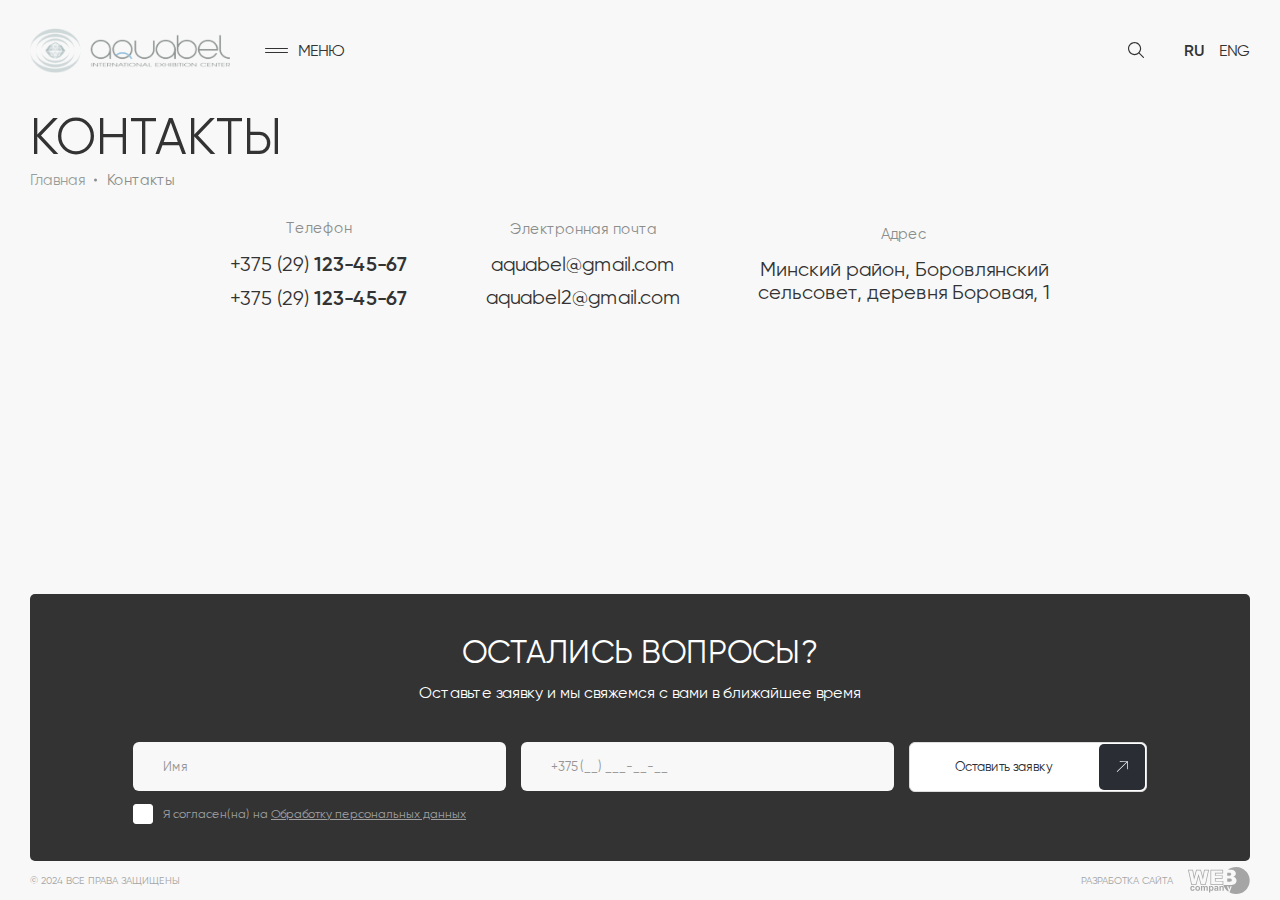
<file: contacts.html>
<!DOCTYPE html>
<html lang="en">

<head>
    <meta charset="UTF-8">
    <meta name="viewport" content="width=device-width, initial-scale=1.0">
    <title>Контакты</title>
    <link rel="stylesheet" href="css/main.css">
</head>

<body>
    <div class="d-wrap">
        <div class="outer-bg">
            <header class="header">
                <div class="header__wrapper container">
                    <div class="header__row">
                        <div class="header__col left">
                            <a href="#">
                                <div class="header__logo img-cage">
                                    <img src="images/logo.png" alt="Logo">
                                </div>
                            </a>
                            <div class="btn-wrap">
                                <div class="header__search img-cage">
                                    <img src="images/icon-search.svg" alt="Search">
                                </div>
                                <div class="header__menu">
                                    <div class="cross">
                                        <div class="line"></div>
                                        <div class="line"></div>
                                    </div>
                                    <div class="text">Меню</div>
                                </div>
                            </div>
                        </div>
                        <div class="header__col right">
                            <div class="header__search img-cage">
                                <img src="images/icon-search.svg" alt="Search">
                            </div>
                            <div class="header__lang">
                                <div class="lang selected">RU</div>
                                <div class="lang">EnG</div>
                            </div>
                        </div>
                    </div>
                </div>
            </header>
            <div class="d-main inner-page">
                <div class="breadcrumbs">
                    <div class="breadcrumbs__wrapper container">
                        <h2 class="breadcrumbs__title">Контакты</h2>
                        <div class="breadcrumbs__items">
                            <a class="breadcrumbs__item">Главная</a>
                            <a class="breadcrumbs__item selected">Контакты</a>
                        </div>
                    </div>
                </div>
                <div class="contacts-info info">
                    <div class="info__wrapper container">
                        <div class="info__col">
                            <div class="sm-tag">Телефон</div>
                            <div class="items-wrap">
                                <a href="">+375 (29) <span>123-45-67</span></a>
                                <a href="">+375 (29) <span>123-45-67</span></a>
                            </div>
                        </div>
                        <div class="info__col">
                            <div class="sm-tag">Электронная почта</div>
                            <div class="items-wrap">
                                <a href="">aquabel@gmail.com</a>
                                <a href="">aquabel2@gmail.com</a>
                            </div>
                        </div>
                        <div class="info__col">
                            <div class="sm-tag">Адрес</div>
                            <p>Минский район, Боровлянский сельсовет, деревня Боровая, 1</p>
                        </div>
                    </div>
                </div>
            </div>
            <footer class="footer">
                <div class="footer-cta cta">
                    <div class="cta__wrapper container">
                        <div class="wrap">
                            <h2 class="cta__title h2">Остались вопросы?</h2>
                            <div class="cta__subtitle">Оставьте заявку и мы свяжемся с вами в ближайшее время</div>
                            <form class="d-form cta__form form">
                                <div class="form__upper">
                                    <div class="form-item">
                                        <input type="text" name="" id="" placeholder="Имя" required>
                                    </div>
                                    <div class="form-item">
                                        <input type="tel" name="" id="" placeholder="+375 (__) ___-__-__" required>
                                    </div>
                                    <div class="form-btn main-btn">
                                        <div class="btn-wrap">
                                            <div class="text">Оставить заявку</div>
                                            <div class="icon">
                                                <svg width="13" height="11" viewBox="0 0 13 11" fill="none"
                                                    xmlns="http://www.w3.org/2000/svg">
                                                    <path
                                                        d="M11.3384 8.27846L12.0428 8.28927L11.9177 0.138107L3.76653 0.0130064L3.77735 0.717428L10.7209 0.823995L0.714322 10.4939L1.2252 11.0047L11.2318 1.33488L11.3384 8.27846Z"
                                                        fill="white" />
                                                </svg>
                                            </div>
                                        </div>
                                    </div>
                                </div>
                                <div class="form__bottom">
                                    <div class="form-check">
                                        <input type="checkbox" name="" id="request-form-checkbox">
                                        <label for="request-form-checkbox">Я согласен(на) на <a>Обработку персональных
                                                данных</a></label>
                                    </div>
                                </div>
                            </form>
                        </div>
                    </div>
                </div>
                <div class="footer__wrapper container">
                    <div class="text">© 2024 Все права защищены</div>
                    <div class="dev-wrap">
                        <p>Разработка сайта</p>
                        <a href="" class="img-cage">
                            <svg width="62" height="28" viewBox="0 0 62 28" fill="none"
                                xmlns="http://www.w3.org/2000/svg">
                                <path
                                    d="M17.7143 17.8795H12.7887L10.536 9.80549L8.29145 17.8795H3.35578L-1.23311e-07 2.76898H4.97204L6.26304 9.59759L8.15205 2.76898H12.912L14.805 9.59355L16.098 2.76898H21.0499L17.7143 17.8795ZM13.3342 17.1609H17.1385L20.1549 3.49161H16.69L14.9343 12.7606L12.3645 3.49161H8.69956L6.13172 12.7767L4.37807 3.49161H0.897029L3.94167 17.165H7.74596L10.534 7.12492L13.3342 17.1609Z"
                                    fill="#A5A5A5" />
                                <path
                                    d="M35.333 17.8752H22.4695V2.76465H35.1168V6.5554H27.6416V8.12984H34.5693V11.7833H27.6497V13.9028H35.327L35.333 17.8752ZM23.1868 17.1566H34.6138V14.6153H26.9365V11.0607H33.8663V8.84035H26.9304V5.83681H34.4057V3.48727H23.1888L23.1868 17.1566Z"
                                    fill="#A5A5A5" />
                                <path
                                    d="M6.6206 20.4453L5.4084 20.6653C5.38401 20.4555 5.28508 20.2614 5.12959 20.1183C4.97019 19.9908 4.76988 19.9255 4.56592 19.9346C4.42737 19.9287 4.28928 19.9541 4.16195 20.009C4.03461 20.0639 3.92132 20.1468 3.83052 20.2515C3.64734 20.4627 3.55575 20.8173 3.55575 21.3152C3.55575 21.867 3.64869 22.2572 3.83456 22.486C3.92392 22.5971 4.03805 22.6858 4.16784 22.7451C4.29763 22.8043 4.43949 22.8324 4.58208 22.8271C4.79201 22.8347 4.99704 22.7626 5.15586 22.6252C5.33215 22.4364 5.4427 22.1956 5.47103 21.9389L6.68323 22.1408C6.59555 22.6311 6.33983 23.0757 5.95995 23.3983C5.54479 23.7003 5.03838 23.8507 4.52551 23.8242C4.2236 23.8384 3.92213 23.7883 3.64105 23.6773C3.35997 23.5663 3.10571 23.3969 2.8951 23.1803C2.49104 22.7511 2.289 22.1563 2.289 21.396C2.289 20.6357 2.49104 20.0375 2.8951 19.6015C3.10919 19.3846 3.36671 19.2153 3.6508 19.1047C3.93489 18.9941 4.23916 18.9447 4.54369 18.9596C5.02233 18.9343 5.49656 19.0623 5.89732 19.325C6.25785 19.6063 6.51271 20.0011 6.6206 20.4453Z"
                                    fill="#A5A5A5" />
                                <path
                                    d="M7.27378 21.3325C7.27552 20.9179 7.37961 20.5103 7.57683 20.1456C7.76829 19.7739 8.06755 19.4686 8.43547 19.2695C8.8159 19.0653 9.24209 18.9611 9.67394 18.9668C9.99464 18.9555 10.3142 19.0106 10.6125 19.1287C10.9109 19.2468 11.1815 19.4254 11.4074 19.6531C11.6311 19.8817 11.8062 20.1531 11.9222 20.4511C12.0382 20.7491 12.0926 21.0674 12.0822 21.387C12.0921 21.7096 12.0367 22.0309 11.9194 22.3316C11.802 22.6323 11.6251 22.9062 11.3993 23.137C11.1767 23.3651 10.9091 23.5446 10.6136 23.6641C10.318 23.7836 10.0008 23.8406 9.68202 23.8314C9.26097 23.8307 8.8459 23.7319 8.46982 23.5427C8.09274 23.3604 7.78301 23.0637 7.58491 22.695C7.36866 22.274 7.26168 21.8055 7.27378 21.3325ZM8.53649 21.3991C8.51085 21.7809 8.62823 22.1586 8.8658 22.4588C8.96668 22.5737 9.09096 22.6658 9.23032 22.7289C9.36969 22.792 9.52093 22.8246 9.67394 22.8246C9.82695 22.8246 9.97819 22.792 10.1176 22.7289C10.2569 22.6658 10.3812 22.5737 10.4821 22.4588C10.7194 22.1547 10.836 21.7737 10.8094 21.389C10.8343 21.01 10.7177 20.6353 10.4821 20.3373C10.3812 20.2224 10.2569 20.1303 10.1176 20.0672C9.97819 20.0041 9.82695 19.9715 9.67394 19.9715C9.52093 19.9715 9.36969 20.0041 9.23032 20.0672C9.09096 20.1303 8.96668 20.2224 8.8658 20.3373C8.62823 20.6375 8.51085 21.0152 8.53649 21.3971V21.3991Z"
                                    fill="#A5A5A5" />
                                <path
                                    d="M12.9518 19.0715H14.0872V19.7074C14.2549 19.4794 14.4735 19.2937 14.7257 19.1651C14.9779 19.0365 15.2567 18.9685 15.5398 18.9666C15.8099 18.9598 16.0772 19.0231 16.3156 19.1503C16.5439 19.2821 16.7307 19.4751 16.855 19.7074C17.0359 19.4788 17.2614 19.2893 17.5177 19.1503C17.7521 19.0279 18.0129 18.9648 18.2774 18.9666C18.5798 18.955 18.8798 19.0247 19.1461 19.1684C19.384 19.3077 19.5704 19.5201 19.6774 19.774C19.7791 20.085 19.8222 20.4121 19.8047 20.7388V23.7141H18.5723V21.0658C18.5723 20.6043 18.5299 20.3062 18.445 20.1716C18.3883 20.0851 18.3096 20.0152 18.2169 19.9691C18.1243 19.923 18.021 19.9023 17.9177 19.9092C17.743 19.9099 17.5728 19.9649 17.4308 20.0667C17.2727 20.1799 17.1568 20.3425 17.1015 20.5289C17.021 20.8432 16.987 21.1676 17.0005 21.4917V23.7262H15.7681V21.1768C15.7823 20.8832 15.7599 20.5889 15.7014 20.3008C15.668 20.1832 15.5971 20.0797 15.4994 20.0061C15.387 19.9361 15.2558 19.9023 15.1236 19.9092C14.9409 19.9071 14.7619 19.9606 14.6104 20.0626C14.4549 20.1692 14.3396 20.3249 14.2832 20.5047C14.2033 20.8177 14.1699 21.1407 14.1842 21.4635V23.7242H12.9518V19.0715Z"
                                    fill="#A5A5A5" />
                                <path
                                    d="M20.9905 19.0704H22.14V19.7547C22.2924 19.5182 22.5005 19.3228 22.7461 19.1854C23.0037 19.0382 23.2959 18.9623 23.5927 18.9654C23.8551 18.9631 24.1148 19.0189 24.353 19.1289C24.5913 19.2388 24.8022 19.4001 24.9705 19.6013C25.3477 20.0251 25.5362 20.6152 25.5362 21.3715C25.5362 22.1493 25.3463 22.7548 24.9665 23.1881C24.7987 23.3916 24.5876 23.5552 24.3485 23.6669C24.1095 23.7787 23.8485 23.8358 23.5846 23.8341C23.3429 23.8373 23.1037 23.7848 22.8856 23.6807C22.6354 23.5462 22.4116 23.3678 22.2249 23.1538V25.4913H20.9925L20.9905 19.0704ZM22.2027 21.319C22.2027 21.8425 22.3064 22.2287 22.5138 22.4776C22.6029 22.5945 22.7178 22.6892 22.8496 22.7543C22.9814 22.8194 23.1264 22.8532 23.2735 22.8531C23.4111 22.855 23.5473 22.825 23.6714 22.7654C23.7955 22.7059 23.9041 22.6184 23.9887 22.5099C24.1786 22.2812 24.2735 21.905 24.2735 21.3816C24.2735 20.8931 24.1752 20.5311 23.9786 20.2956C23.893 20.1843 23.7828 20.0943 23.6567 20.0326C23.5305 19.971 23.3917 19.9394 23.2512 19.9404C23.108 19.938 22.9661 19.9683 22.8362 20.0287C22.7064 20.0892 22.592 20.1784 22.5017 20.2896C22.2848 20.5871 22.181 20.952 22.2087 21.319H22.2027Z"
                                    fill="#A5A5A5" />
                                <path
                                    d="M27.4381 20.4919L26.3188 20.29C26.4085 19.8874 26.6383 19.5297 26.9674 19.2808C27.2745 19.0641 27.7304 18.9558 28.3351 18.9558C28.7543 18.935 29.1731 19.0038 29.5635 19.1576C29.8 19.2588 29.9987 19.4318 30.1312 19.6522C30.2403 19.8527 30.2949 20.22 30.2949 20.7543L30.2807 22.1914C30.2728 22.494 30.2924 22.7967 30.3393 23.0957C30.3869 23.3121 30.4616 23.5217 30.5615 23.7194H29.3493C29.317 23.6374 29.2773 23.5162 29.2301 23.3561C29.2099 23.2834 29.1958 23.235 29.1857 23.2108C28.9909 23.4062 28.7614 23.5636 28.5089 23.675C28.2661 23.7778 28.0048 23.83 27.7412 23.8284C27.3269 23.8515 26.9201 23.7117 26.6077 23.4389C26.4724 23.3154 26.3648 23.1647 26.292 22.9966C26.2193 22.8286 26.1829 22.647 26.1855 22.4639C26.1809 22.2162 26.246 21.9721 26.3734 21.7595C26.4994 21.5528 26.6835 21.3879 26.9027 21.2851C27.2162 21.1495 27.5454 21.0532 27.8826 20.9985C28.2904 20.9346 28.6915 20.8333 29.0806 20.6957V20.5726C29.0899 20.4805 29.079 20.3874 29.0486 20.2999C29.0183 20.2124 28.9692 20.1326 28.9049 20.0659C28.7068 19.9437 28.4738 19.8904 28.2422 19.9146C28.0619 19.9042 27.8828 19.9493 27.729 20.0437C27.5888 20.1602 27.4874 20.3165 27.4381 20.4919ZM29.0867 21.5011C28.8401 21.5762 28.59 21.6388 28.3372 21.6888C28.1037 21.7247 27.8774 21.7969 27.6664 21.9028C27.5929 21.9489 27.5322 22.0129 27.4902 22.0888C27.4481 22.1647 27.426 22.25 27.426 22.3368C27.4267 22.4211 27.4451 22.5043 27.4799 22.5811C27.5147 22.6579 27.5651 22.7267 27.628 22.7829C27.6931 22.8455 27.77 22.8944 27.8544 22.9266C27.9387 22.9589 28.0287 22.9738 28.119 22.9706C28.3493 22.9678 28.5726 22.8906 28.7554 22.7506C28.8958 22.6524 28.9996 22.5104 29.0503 22.3469C29.0919 22.1478 29.1082 21.9444 29.0988 21.7413L29.0867 21.5011Z"
                                    fill="#A5A5A5" />
                                <path
                                    d="M35.75 23.7245H34.5176V21.3487C34.5349 21.0216 34.5084 20.6938 34.4388 20.3737C34.3922 20.2349 34.3023 20.1146 34.1822 20.0306C34.0557 19.9462 33.906 19.9031 33.7539 19.9075C33.549 19.9052 33.3485 19.9665 33.1801 20.0831C33.0146 20.1941 32.8914 20.3577 32.8306 20.5473C32.7511 20.8981 32.7192 21.2579 32.7356 21.6171V23.7245H31.5032V19.0698H32.6488V19.7541C32.901 19.406 33.2635 19.1533 33.6775 19.0368C34.0915 18.9203 34.5327 18.9468 34.9297 19.1122C35.1296 19.1914 35.3056 19.3207 35.4409 19.4876C35.5567 19.6409 35.6386 19.8171 35.6813 20.0044C35.7341 20.2769 35.7571 20.5544 35.75 20.8319V23.7245Z"
                                    fill="#A5A5A5" />
                                <path
                                    d="M43.3109 14.2111C43.4743 14.0694 43.6036 13.8927 43.6893 13.6943C43.775 13.4958 43.8148 13.2806 43.8058 13.0646C43.8127 12.8601 43.7721 12.6567 43.6873 12.4704C43.6025 12.2842 43.4757 12.12 43.3169 11.9907C42.991 11.7216 42.4199 11.587 41.6037 11.587H39.2338V14.641H41.6118C42.4145 14.6383 42.9809 14.495 43.3109 14.2111Z"
                                    fill="#A5A5A5" />
                                <path
                                    d="M42.7815 8.33543C42.9283 8.19697 43.0426 8.02783 43.1163 7.8401C43.19 7.65237 43.2212 7.45068 43.2078 7.24947C43.2183 7.05696 43.1854 6.86455 43.1117 6.6864C43.0379 6.50825 42.9251 6.34888 42.7815 6.22003C42.4973 5.97378 42.0017 5.85065 41.2946 5.85065H39.2338V8.71087H41.2542C41.9801 8.71356 42.4893 8.58841 42.7815 8.33543Z"
                                    fill="#A5A5A5" />
                                <path
                                    d="M48.1243 1.58205e-05C45.1409 -0.00457863 42.2403 0.980103 39.8773 2.79968H43.2654C44.72 2.79968 45.8373 3.15965 46.6171 3.87958C46.9931 4.21504 47.2921 4.6277 47.4936 5.0893C47.6952 5.55091 47.7945 6.05058 47.7849 6.5541C47.8027 7.39566 47.5051 8.21349 46.9505 8.84712C46.506 9.31979 45.9452 9.66777 45.3241 9.85638C46.4084 10.1174 47.2064 10.5649 47.7182 11.1987C48.2461 11.8818 48.5177 12.7282 48.4859 13.5906C48.4972 14.3299 48.3088 15.0586 47.9404 15.6999C47.5833 16.3175 47.068 16.8289 46.4474 17.1815C45.8937 17.4558 45.2934 17.6236 44.6776 17.6761C43.9852 17.7791 43.2879 17.8465 42.5886 17.8779H35.3154C36.2486 20.6094 38.0302 22.972 40.4006 24.6217C40.5487 24.4317 40.656 24.2132 40.7157 23.9799L38.9439 19.3131H40.2551L41.3703 22.6174L42.4573 19.3131H43.7341L42.0895 23.7921L41.7946 24.5995C41.7137 24.817 41.6101 25.0254 41.4855 25.2212L41.443 25.2798C43.245 26.3037 45.2583 26.9004 47.3277 27.0239C49.397 27.1474 51.4671 26.7944 53.3783 25.9921C55.2895 25.1899 56.9907 23.9597 58.3507 22.3966C59.7108 20.8335 60.6933 18.9792 61.2226 16.9767C61.7518 14.9742 61.8136 12.877 61.4033 10.8468C60.9929 8.81665 60.1213 6.90778 58.8557 5.26741C57.5901 3.62705 55.9643 2.29903 54.1036 1.38576C52.243 0.472496 50.1973 -0.0016071 48.1243 1.58205e-05Z"
                                    fill="#A5A5A5" />
                            </svg>
                        </a>
                    </div>
                </div>
            </footer>
            <div class="popups">
                <div class="popup-item popup-menu menu">
                    <div class="menu__wrap">
                        <div class="menu__row">
                            <div class="menu__col left">
                                <div class="menu__list">
                                    <div class="list-item">
                                        <div class="text">
                                            <a href="">Главная</a>
                                        </div>
                                    </div>
                                    <div class="list-item" data-item="menu-1">
                                        <div class="text">О компании</div>
                                        <div class="num">2</div>
                                    </div>
                                    <div class="list-item" data-item="menu-2">
                                        <div class="text">Аренда</div>
                                        <div class="num">4</div>
                                    </div>
                                    <div class="list-item">
                                        <div class="text"><a href="">Реклама и мероприятия</a></div>
                                    </div>
                                    <div class="list-item">
                                        <div class="text"><a href="">Для прессы</a></div>
                                    </div>
                                    <div class="list-item">
                                        <div class="text"><a href="">Контакты</a></div>
                                    </div>
                                </div>
                                <div class="menu__lang">
                                    <a href="" class="lang selected">RU</a>
                                    <a href="" class="lang">EnG</a>
                                </div>
                                <div class="footer">
                                    <div class="footer__wrapper container">
                                        <div class="text">© 2024 Все права защищены</div>
                                        <div class="dev-wrap">
                                            <p>Разработка сайта</p>
                                            <a href="" class="img-cage">
                                                <svg width="62" height="28" viewBox="0 0 62 28" fill="none"
                                                    xmlns="http://www.w3.org/2000/svg">
                                                    <path
                                                        d="M17.7143 17.8795H12.7887L10.536 9.80549L8.29145 17.8795H3.35578L-1.23311e-07 2.76898H4.97204L6.26304 9.59759L8.15205 2.76898H12.912L14.805 9.59355L16.098 2.76898H21.0499L17.7143 17.8795ZM13.3342 17.1609H17.1385L20.1549 3.49161H16.69L14.9343 12.7606L12.3645 3.49161H8.69956L6.13172 12.7767L4.37807 3.49161H0.897029L3.94167 17.165H7.74596L10.534 7.12492L13.3342 17.1609Z"
                                                        fill="#A5A5A5" />
                                                    <path
                                                        d="M35.333 17.8752H22.4695V2.76465H35.1168V6.5554H27.6416V8.12984H34.5693V11.7833H27.6497V13.9028H35.327L35.333 17.8752ZM23.1868 17.1566H34.6138V14.6153H26.9365V11.0607H33.8663V8.84035H26.9304V5.83681H34.4057V3.48727H23.1888L23.1868 17.1566Z"
                                                        fill="#A5A5A5" />
                                                    <path
                                                        d="M6.6206 20.4453L5.4084 20.6653C5.38401 20.4555 5.28508 20.2614 5.12959 20.1183C4.97019 19.9908 4.76988 19.9255 4.56592 19.9346C4.42737 19.9287 4.28928 19.9541 4.16195 20.009C4.03461 20.0639 3.92132 20.1468 3.83052 20.2515C3.64734 20.4627 3.55575 20.8173 3.55575 21.3152C3.55575 21.867 3.64869 22.2572 3.83456 22.486C3.92392 22.5971 4.03805 22.6858 4.16784 22.7451C4.29763 22.8043 4.43949 22.8324 4.58208 22.8271C4.79201 22.8347 4.99704 22.7626 5.15586 22.6252C5.33215 22.4364 5.4427 22.1956 5.47103 21.9389L6.68323 22.1408C6.59555 22.6311 6.33983 23.0757 5.95995 23.3983C5.54479 23.7003 5.03838 23.8507 4.52551 23.8242C4.2236 23.8384 3.92213 23.7883 3.64105 23.6773C3.35997 23.5663 3.10571 23.3969 2.8951 23.1803C2.49104 22.7511 2.289 22.1563 2.289 21.396C2.289 20.6357 2.49104 20.0375 2.8951 19.6015C3.10919 19.3846 3.36671 19.2153 3.6508 19.1047C3.93489 18.9941 4.23916 18.9447 4.54369 18.9596C5.02233 18.9343 5.49656 19.0623 5.89732 19.325C6.25785 19.6063 6.51271 20.0011 6.6206 20.4453Z"
                                                        fill="#A5A5A5" />
                                                    <path
                                                        d="M7.27378 21.3325C7.27552 20.9179 7.37961 20.5103 7.57683 20.1456C7.76829 19.7739 8.06755 19.4686 8.43547 19.2695C8.8159 19.0653 9.24209 18.9611 9.67394 18.9668C9.99464 18.9555 10.3142 19.0106 10.6125 19.1287C10.9109 19.2468 11.1815 19.4254 11.4074 19.6531C11.6311 19.8817 11.8062 20.1531 11.9222 20.4511C12.0382 20.7491 12.0926 21.0674 12.0822 21.387C12.0921 21.7096 12.0367 22.0309 11.9194 22.3316C11.802 22.6323 11.6251 22.9062 11.3993 23.137C11.1767 23.3651 10.9091 23.5446 10.6136 23.6641C10.318 23.7836 10.0008 23.8406 9.68202 23.8314C9.26097 23.8307 8.8459 23.7319 8.46982 23.5427C8.09274 23.3604 7.78301 23.0637 7.58491 22.695C7.36866 22.274 7.26168 21.8055 7.27378 21.3325ZM8.53649 21.3991C8.51085 21.7809 8.62823 22.1586 8.8658 22.4588C8.96668 22.5737 9.09096 22.6658 9.23032 22.7289C9.36969 22.792 9.52093 22.8246 9.67394 22.8246C9.82695 22.8246 9.97819 22.792 10.1176 22.7289C10.2569 22.6658 10.3812 22.5737 10.4821 22.4588C10.7194 22.1547 10.836 21.7737 10.8094 21.389C10.8343 21.01 10.7177 20.6353 10.4821 20.3373C10.3812 20.2224 10.2569 20.1303 10.1176 20.0672C9.97819 20.0041 9.82695 19.9715 9.67394 19.9715C9.52093 19.9715 9.36969 20.0041 9.23032 20.0672C9.09096 20.1303 8.96668 20.2224 8.8658 20.3373C8.62823 20.6375 8.51085 21.0152 8.53649 21.3971V21.3991Z"
                                                        fill="#A5A5A5" />
                                                    <path
                                                        d="M12.9518 19.0715H14.0872V19.7074C14.2549 19.4794 14.4735 19.2937 14.7257 19.1651C14.9779 19.0365 15.2567 18.9685 15.5398 18.9666C15.8099 18.9598 16.0772 19.0231 16.3156 19.1503C16.5439 19.2821 16.7307 19.4751 16.855 19.7074C17.0359 19.4788 17.2614 19.2893 17.5177 19.1503C17.7521 19.0279 18.0129 18.9648 18.2774 18.9666C18.5798 18.955 18.8798 19.0247 19.1461 19.1684C19.384 19.3077 19.5704 19.5201 19.6774 19.774C19.7791 20.085 19.8222 20.4121 19.8047 20.7388V23.7141H18.5723V21.0658C18.5723 20.6043 18.5299 20.3062 18.445 20.1716C18.3883 20.0851 18.3096 20.0152 18.2169 19.9691C18.1243 19.923 18.021 19.9023 17.9177 19.9092C17.743 19.9099 17.5728 19.9649 17.4308 20.0667C17.2727 20.1799 17.1568 20.3425 17.1015 20.5289C17.021 20.8432 16.987 21.1676 17.0005 21.4917V23.7262H15.7681V21.1768C15.7823 20.8832 15.7599 20.5889 15.7014 20.3008C15.668 20.1832 15.5971 20.0797 15.4994 20.0061C15.387 19.9361 15.2558 19.9023 15.1236 19.9092C14.9409 19.9071 14.7619 19.9606 14.6104 20.0626C14.4549 20.1692 14.3396 20.3249 14.2832 20.5047C14.2033 20.8177 14.1699 21.1407 14.1842 21.4635V23.7242H12.9518V19.0715Z"
                                                        fill="#A5A5A5" />
                                                    <path
                                                        d="M20.9905 19.0704H22.14V19.7547C22.2924 19.5182 22.5005 19.3228 22.7461 19.1854C23.0037 19.0382 23.2959 18.9623 23.5927 18.9654C23.8551 18.9631 24.1148 19.0189 24.353 19.1289C24.5913 19.2388 24.8022 19.4001 24.9705 19.6013C25.3477 20.0251 25.5362 20.6152 25.5362 21.3715C25.5362 22.1493 25.3463 22.7548 24.9665 23.1881C24.7987 23.3916 24.5876 23.5552 24.3485 23.6669C24.1095 23.7787 23.8485 23.8358 23.5846 23.8341C23.3429 23.8373 23.1037 23.7848 22.8856 23.6807C22.6354 23.5462 22.4116 23.3678 22.2249 23.1538V25.4913H20.9925L20.9905 19.0704ZM22.2027 21.319C22.2027 21.8425 22.3064 22.2287 22.5138 22.4776C22.6029 22.5945 22.7178 22.6892 22.8496 22.7543C22.9814 22.8194 23.1264 22.8532 23.2735 22.8531C23.4111 22.855 23.5473 22.825 23.6714 22.7654C23.7955 22.7059 23.9041 22.6184 23.9887 22.5099C24.1786 22.2812 24.2735 21.905 24.2735 21.3816C24.2735 20.8931 24.1752 20.5311 23.9786 20.2956C23.893 20.1843 23.7828 20.0943 23.6567 20.0326C23.5305 19.971 23.3917 19.9394 23.2512 19.9404C23.108 19.938 22.9661 19.9683 22.8362 20.0287C22.7064 20.0892 22.592 20.1784 22.5017 20.2896C22.2848 20.5871 22.181 20.952 22.2087 21.319H22.2027Z"
                                                        fill="#A5A5A5" />
                                                    <path
                                                        d="M27.4381 20.4919L26.3188 20.29C26.4085 19.8874 26.6383 19.5297 26.9674 19.2808C27.2745 19.0641 27.7304 18.9558 28.3351 18.9558C28.7543 18.935 29.1731 19.0038 29.5635 19.1576C29.8 19.2588 29.9987 19.4318 30.1312 19.6522C30.2403 19.8527 30.2949 20.22 30.2949 20.7543L30.2807 22.1914C30.2728 22.494 30.2924 22.7967 30.3393 23.0957C30.3869 23.3121 30.4616 23.5217 30.5615 23.7194H29.3493C29.317 23.6374 29.2773 23.5162 29.2301 23.3561C29.2099 23.2834 29.1958 23.235 29.1857 23.2108C28.9909 23.4062 28.7614 23.5636 28.5089 23.675C28.2661 23.7778 28.0048 23.83 27.7412 23.8284C27.3269 23.8515 26.9201 23.7117 26.6077 23.4389C26.4724 23.3154 26.3648 23.1647 26.292 22.9966C26.2193 22.8286 26.1829 22.647 26.1855 22.4639C26.1809 22.2162 26.246 21.9721 26.3734 21.7595C26.4994 21.5528 26.6835 21.3879 26.9027 21.2851C27.2162 21.1495 27.5454 21.0532 27.8826 20.9985C28.2904 20.9346 28.6915 20.8333 29.0806 20.6957V20.5726C29.0899 20.4805 29.079 20.3874 29.0486 20.2999C29.0183 20.2124 28.9692 20.1326 28.9049 20.0659C28.7068 19.9437 28.4738 19.8904 28.2422 19.9146C28.0619 19.9042 27.8828 19.9493 27.729 20.0437C27.5888 20.1602 27.4874 20.3165 27.4381 20.4919ZM29.0867 21.5011C28.8401 21.5762 28.59 21.6388 28.3372 21.6888C28.1037 21.7247 27.8774 21.7969 27.6664 21.9028C27.5929 21.9489 27.5322 22.0129 27.4902 22.0888C27.4481 22.1647 27.426 22.25 27.426 22.3368C27.4267 22.4211 27.4451 22.5043 27.4799 22.5811C27.5147 22.6579 27.5651 22.7267 27.628 22.7829C27.6931 22.8455 27.77 22.8944 27.8544 22.9266C27.9387 22.9589 28.0287 22.9738 28.119 22.9706C28.3493 22.9678 28.5726 22.8906 28.7554 22.7506C28.8958 22.6524 28.9996 22.5104 29.0503 22.3469C29.0919 22.1478 29.1082 21.9444 29.0988 21.7413L29.0867 21.5011Z"
                                                        fill="#A5A5A5" />
                                                    <path
                                                        d="M35.75 23.7245H34.5176V21.3487C34.5349 21.0216 34.5084 20.6938 34.4388 20.3737C34.3922 20.2349 34.3023 20.1146 34.1822 20.0306C34.0557 19.9462 33.906 19.9031 33.7539 19.9075C33.549 19.9052 33.3485 19.9665 33.1801 20.0831C33.0146 20.1941 32.8914 20.3577 32.8306 20.5473C32.7511 20.8981 32.7192 21.2579 32.7356 21.6171V23.7245H31.5032V19.0698H32.6488V19.7541C32.901 19.406 33.2635 19.1533 33.6775 19.0368C34.0915 18.9203 34.5327 18.9468 34.9297 19.1122C35.1296 19.1914 35.3056 19.3207 35.4409 19.4876C35.5567 19.6409 35.6386 19.8171 35.6813 20.0044C35.7341 20.2769 35.7571 20.5544 35.75 20.8319V23.7245Z"
                                                        fill="#A5A5A5" />
                                                    <path
                                                        d="M43.3109 14.2111C43.4743 14.0694 43.6036 13.8927 43.6893 13.6943C43.775 13.4958 43.8148 13.2806 43.8058 13.0646C43.8127 12.8601 43.7721 12.6567 43.6873 12.4704C43.6025 12.2842 43.4757 12.12 43.3169 11.9907C42.991 11.7216 42.4199 11.587 41.6037 11.587H39.2338V14.641H41.6118C42.4145 14.6383 42.9809 14.495 43.3109 14.2111Z"
                                                        fill="#A5A5A5" />
                                                    <path
                                                        d="M42.7815 8.33543C42.9283 8.19697 43.0426 8.02783 43.1163 7.8401C43.19 7.65237 43.2212 7.45068 43.2078 7.24947C43.2183 7.05696 43.1854 6.86455 43.1117 6.6864C43.0379 6.50825 42.9251 6.34888 42.7815 6.22003C42.4973 5.97378 42.0017 5.85065 41.2946 5.85065H39.2338V8.71087H41.2542C41.9801 8.71356 42.4893 8.58841 42.7815 8.33543Z"
                                                        fill="#A5A5A5" />
                                                    <path
                                                        d="M48.1243 1.58205e-05C45.1409 -0.00457863 42.2403 0.980103 39.8773 2.79968H43.2654C44.72 2.79968 45.8373 3.15965 46.6171 3.87958C46.9931 4.21504 47.2921 4.6277 47.4936 5.0893C47.6952 5.55091 47.7945 6.05058 47.7849 6.5541C47.8027 7.39566 47.5051 8.21349 46.9505 8.84712C46.506 9.31979 45.9452 9.66777 45.3241 9.85638C46.4084 10.1174 47.2064 10.5649 47.7182 11.1987C48.2461 11.8818 48.5177 12.7282 48.4859 13.5906C48.4972 14.3299 48.3088 15.0586 47.9404 15.6999C47.5833 16.3175 47.068 16.8289 46.4474 17.1815C45.8937 17.4558 45.2934 17.6236 44.6776 17.6761C43.9852 17.7791 43.2879 17.8465 42.5886 17.8779H35.3154C36.2486 20.6094 38.0302 22.972 40.4006 24.6217C40.5487 24.4317 40.656 24.2132 40.7157 23.9799L38.9439 19.3131H40.2551L41.3703 22.6174L42.4573 19.3131H43.7341L42.0895 23.7921L41.7946 24.5995C41.7137 24.817 41.6101 25.0254 41.4855 25.2212L41.443 25.2798C43.245 26.3037 45.2583 26.9004 47.3277 27.0239C49.397 27.1474 51.4671 26.7944 53.3783 25.9921C55.2895 25.1899 56.9907 23.9597 58.3507 22.3966C59.7108 20.8335 60.6933 18.9792 61.2226 16.9767C61.7518 14.9742 61.8136 12.877 61.4033 10.8468C60.9929 8.81665 60.1213 6.90778 58.8557 5.26741C57.5901 3.62705 55.9643 2.29903 54.1036 1.38576C52.243 0.472496 50.1973 -0.0016071 48.1243 1.58205e-05Z"
                                                        fill="#A5A5A5" />
                                                </svg>
                                            </a>
                                        </div>
                                    </div>
                                </div>
                            </div>
                            <div class="menu__col right">
                                <div class="menu__items" data-item="menu-2">
                                    <div class="item">
                                        <div class="text"><a href="">ТРЦ EXPOBEL</a></div>
                                    </div>
                                    <div class="item d-accordion" data-accordion="group1">
                                        <div class="accordion-head">
                                            <div class="text">Рыночные комплексы</div>
                                            <div class="arrow"></div>
                                        </div>
                                        <div class="accordion-body">
                                            <div class="body-items">
                                                <a href="">Блок рынок</a>
                                                <a href="">Оптово-розничная база овощей и фруктов</a>
                                                <a href="">Автомобильный</a>
                                                <a href="">Строительный</a>
                                                <a href="">Открытая площадка</a>
                                            </div>
                                        </div>
                                    </div>
                                    <div class="item d-accordion" data-accordion="group1">
                                        <div class="accordion-head">
                                            <div class="text">Офисная недвижимость</div>
                                            <div class="arrow"></div>
                                        </div>
                                        <div class="accordion-body">
                                            <div class="body-items">
                                                <a href="">Блок рынок</a>
                                                <a href="">Оптово-розничная база овощей и фруктов</a>
                                            </div>
                                        </div>
                                    </div>
                                    <div class="item d-accordion" data-accordion="group1">
                                        <div class="accordion-head">
                                            <div class="text">Складская недвижимость</div>
                                            <div class="arrow"></div>
                                        </div>
                                        <div class="accordion-body">
                                            <div class="body-items">
                                                <a href="">Автомобильный</a>
                                                <a href="">Строительный</a>
                                                <a href="">Открытая площадка</a>
                                            </div>
                                        </div>
                                    </div>
                                </div>
                                <div class="menu__items" data-item="menu-1">
                                    <div class="item">
                                        <div class="text"><a href="">2 пункта в меню</a></div>
                                    </div>
                                    <div class="item d-accordion">
                                        <div class="accordion-head">
                                            <div class="text">Выпадающий список</div>
                                            <div class="arrow"></div>
                                        </div>
                                        <div class="accordion-body">
                                            <div class="body-items">
                                                <a href="">Блок рынок</a>
                                                <a href="">Оптово-розничная база овощей и фруктов</a>
                                                <a href="">Автомобильный</a>
                                                <a href="">Строительный</a>
                                                <a href="">Открытая площадка</a>
                                            </div>
                                        </div>
                                    </div>
                                </div>
                            </div>
                        </div>
                    </div>
                </div>
                <div class="popup-item popup-search search">
                    <div class="search__wrap">
                        <div class="search__close">
                            <svg width="15" height="16" viewBox="0 0 15 16" fill="none"
                                xmlns="http://www.w3.org/2000/svg">
                                <path
                                    d="M8.64758 8.00015L14.4265 2.22121C14.7856 1.86248 14.7856 1.28042 14.4265 0.921684C14.0675 0.562645 13.486 0.562645 13.127 0.921684L7.34805 6.70062L1.56881 0.921684C1.20977 0.562645 0.628319 0.562645 0.26928 0.921684C-0.0897598 1.28042 -0.0897598 1.86248 0.26928 2.22121L6.04853 8.00015L0.26928 13.7791C-0.0897598 14.1378 -0.0897598 14.7199 0.26928 15.0786C0.448799 15.2578 0.684074 15.3476 0.919043 15.3476C1.15401 15.3476 1.38929 15.2578 1.56881 15.0783L7.34805 9.29937L13.127 15.0783C13.3065 15.2578 13.5418 15.3476 13.7768 15.3476C14.0117 15.3476 14.247 15.2578 14.4265 15.0783C14.7856 14.7196 14.7856 14.1375 14.4265 13.7788L8.64758 8.00015Z"
                                    fill="white" fill-opacity="0.6" />
                            </svg>
                        </div>
                        <div class="search__title">Поиск</div>
                        <form class="search__form form">
                            <div class="form-item d-select">
                                <select>
                                    <option data-role="placeholder">Тип помещения</option>
                                    <option value="wholesale">Оптово-розничная база овощей и фруктов</option>
                                    <option value="office">Офисное помещение</option>
                                </select>
                            </div>
                            <div class="form-item d-select">
                                <select>
                                    <option data-role="placeholder">Площадь помещения</option>
                                    <option value="">5-15 м2</span>
                                    </option>
                                    <option value="">16-25 м2</option>
                                    <option value="">26-35 м2</option>
                                    <option value="">36-45 м2</option>
                                    <option value="">46-55 м2</option>
                                    <option value="">56-65 м2</option>
                                    <option value="">66-75 м2</option>
                                    <option value="">76-85 м2</option>
                                </select>
                            </div>
                            <a class="form-item form__btn">
                                <div class="btn-wrap">
                                    <div class="text">Найти</div>
                                    <div class="icon">
                                        <svg width="12" height="12" viewBox="0 0 12 12" fill="none"
                                            xmlns="http://www.w3.org/2000/svg">
                                            <path
                                                d="M11.1382 9.07866L11.8426 9.08947L11.7175 0.938309L3.56634 0.813208L3.57715 1.51763L10.5207 1.6242L0.514127 11.2941L1.02501 11.8049L11.0316 2.13508L11.1382 9.07866Z"
                                                fill="#fff" />
                                        </svg>
                                    </div>
                                </div>
                            </a>
                        </form>
                        <div class="footer">
                            <div class="footer__wrapper container">
                                <div class="text">© 2024 Все права защищены</div>
                                <div class="dev-wrap">
                                    <p>Разработка сайта</p>
                                    <a href="" class="img-cage">
                                        <svg width="62" height="28" viewBox="0 0 62 28" fill="none"
                                            xmlns="http://www.w3.org/2000/svg">
                                            <path
                                                d="M17.7143 17.8795H12.7887L10.536 9.80549L8.29145 17.8795H3.35578L-1.23311e-07 2.76898H4.97204L6.26304 9.59759L8.15205 2.76898H12.912L14.805 9.59355L16.098 2.76898H21.0499L17.7143 17.8795ZM13.3342 17.1609H17.1385L20.1549 3.49161H16.69L14.9343 12.7606L12.3645 3.49161H8.69956L6.13172 12.7767L4.37807 3.49161H0.897029L3.94167 17.165H7.74596L10.534 7.12492L13.3342 17.1609Z"
                                                fill="#A5A5A5" />
                                            <path
                                                d="M35.333 17.8752H22.4695V2.76465H35.1168V6.5554H27.6416V8.12984H34.5693V11.7833H27.6497V13.9028H35.327L35.333 17.8752ZM23.1868 17.1566H34.6138V14.6153H26.9365V11.0607H33.8663V8.84035H26.9304V5.83681H34.4057V3.48727H23.1888L23.1868 17.1566Z"
                                                fill="#A5A5A5" />
                                            <path
                                                d="M6.6206 20.4453L5.4084 20.6653C5.38401 20.4555 5.28508 20.2614 5.12959 20.1183C4.97019 19.9908 4.76988 19.9255 4.56592 19.9346C4.42737 19.9287 4.28928 19.9541 4.16195 20.009C4.03461 20.0639 3.92132 20.1468 3.83052 20.2515C3.64734 20.4627 3.55575 20.8173 3.55575 21.3152C3.55575 21.867 3.64869 22.2572 3.83456 22.486C3.92392 22.5971 4.03805 22.6858 4.16784 22.7451C4.29763 22.8043 4.43949 22.8324 4.58208 22.8271C4.79201 22.8347 4.99704 22.7626 5.15586 22.6252C5.33215 22.4364 5.4427 22.1956 5.47103 21.9389L6.68323 22.1408C6.59555 22.6311 6.33983 23.0757 5.95995 23.3983C5.54479 23.7003 5.03838 23.8507 4.52551 23.8242C4.2236 23.8384 3.92213 23.7883 3.64105 23.6773C3.35997 23.5663 3.10571 23.3969 2.8951 23.1803C2.49104 22.7511 2.289 22.1563 2.289 21.396C2.289 20.6357 2.49104 20.0375 2.8951 19.6015C3.10919 19.3846 3.36671 19.2153 3.6508 19.1047C3.93489 18.9941 4.23916 18.9447 4.54369 18.9596C5.02233 18.9343 5.49656 19.0623 5.89732 19.325C6.25785 19.6063 6.51271 20.0011 6.6206 20.4453Z"
                                                fill="#A5A5A5" />
                                            <path
                                                d="M7.27378 21.3325C7.27552 20.9179 7.37961 20.5103 7.57683 20.1456C7.76829 19.7739 8.06755 19.4686 8.43547 19.2695C8.8159 19.0653 9.24209 18.9611 9.67394 18.9668C9.99464 18.9555 10.3142 19.0106 10.6125 19.1287C10.9109 19.2468 11.1815 19.4254 11.4074 19.6531C11.6311 19.8817 11.8062 20.1531 11.9222 20.4511C12.0382 20.7491 12.0926 21.0674 12.0822 21.387C12.0921 21.7096 12.0367 22.0309 11.9194 22.3316C11.802 22.6323 11.6251 22.9062 11.3993 23.137C11.1767 23.3651 10.9091 23.5446 10.6136 23.6641C10.318 23.7836 10.0008 23.8406 9.68202 23.8314C9.26097 23.8307 8.8459 23.7319 8.46982 23.5427C8.09274 23.3604 7.78301 23.0637 7.58491 22.695C7.36866 22.274 7.26168 21.8055 7.27378 21.3325ZM8.53649 21.3991C8.51085 21.7809 8.62823 22.1586 8.8658 22.4588C8.96668 22.5737 9.09096 22.6658 9.23032 22.7289C9.36969 22.792 9.52093 22.8246 9.67394 22.8246C9.82695 22.8246 9.97819 22.792 10.1176 22.7289C10.2569 22.6658 10.3812 22.5737 10.4821 22.4588C10.7194 22.1547 10.836 21.7737 10.8094 21.389C10.8343 21.01 10.7177 20.6353 10.4821 20.3373C10.3812 20.2224 10.2569 20.1303 10.1176 20.0672C9.97819 20.0041 9.82695 19.9715 9.67394 19.9715C9.52093 19.9715 9.36969 20.0041 9.23032 20.0672C9.09096 20.1303 8.96668 20.2224 8.8658 20.3373C8.62823 20.6375 8.51085 21.0152 8.53649 21.3971V21.3991Z"
                                                fill="#A5A5A5" />
                                            <path
                                                d="M12.9518 19.0715H14.0872V19.7074C14.2549 19.4794 14.4735 19.2937 14.7257 19.1651C14.9779 19.0365 15.2567 18.9685 15.5398 18.9666C15.8099 18.9598 16.0772 19.0231 16.3156 19.1503C16.5439 19.2821 16.7307 19.4751 16.855 19.7074C17.0359 19.4788 17.2614 19.2893 17.5177 19.1503C17.7521 19.0279 18.0129 18.9648 18.2774 18.9666C18.5798 18.955 18.8798 19.0247 19.1461 19.1684C19.384 19.3077 19.5704 19.5201 19.6774 19.774C19.7791 20.085 19.8222 20.4121 19.8047 20.7388V23.7141H18.5723V21.0658C18.5723 20.6043 18.5299 20.3062 18.445 20.1716C18.3883 20.0851 18.3096 20.0152 18.2169 19.9691C18.1243 19.923 18.021 19.9023 17.9177 19.9092C17.743 19.9099 17.5728 19.9649 17.4308 20.0667C17.2727 20.1799 17.1568 20.3425 17.1015 20.5289C17.021 20.8432 16.987 21.1676 17.0005 21.4917V23.7262H15.7681V21.1768C15.7823 20.8832 15.7599 20.5889 15.7014 20.3008C15.668 20.1832 15.5971 20.0797 15.4994 20.0061C15.387 19.9361 15.2558 19.9023 15.1236 19.9092C14.9409 19.9071 14.7619 19.9606 14.6104 20.0626C14.4549 20.1692 14.3396 20.3249 14.2832 20.5047C14.2033 20.8177 14.1699 21.1407 14.1842 21.4635V23.7242H12.9518V19.0715Z"
                                                fill="#A5A5A5" />
                                            <path
                                                d="M20.9905 19.0704H22.14V19.7547C22.2924 19.5182 22.5005 19.3228 22.7461 19.1854C23.0037 19.0382 23.2959 18.9623 23.5927 18.9654C23.8551 18.9631 24.1148 19.0189 24.353 19.1289C24.5913 19.2388 24.8022 19.4001 24.9705 19.6013C25.3477 20.0251 25.5362 20.6152 25.5362 21.3715C25.5362 22.1493 25.3463 22.7548 24.9665 23.1881C24.7987 23.3916 24.5876 23.5552 24.3485 23.6669C24.1095 23.7787 23.8485 23.8358 23.5846 23.8341C23.3429 23.8373 23.1037 23.7848 22.8856 23.6807C22.6354 23.5462 22.4116 23.3678 22.2249 23.1538V25.4913H20.9925L20.9905 19.0704ZM22.2027 21.319C22.2027 21.8425 22.3064 22.2287 22.5138 22.4776C22.6029 22.5945 22.7178 22.6892 22.8496 22.7543C22.9814 22.8194 23.1264 22.8532 23.2735 22.8531C23.4111 22.855 23.5473 22.825 23.6714 22.7654C23.7955 22.7059 23.9041 22.6184 23.9887 22.5099C24.1786 22.2812 24.2735 21.905 24.2735 21.3816C24.2735 20.8931 24.1752 20.5311 23.9786 20.2956C23.893 20.1843 23.7828 20.0943 23.6567 20.0326C23.5305 19.971 23.3917 19.9394 23.2512 19.9404C23.108 19.938 22.9661 19.9683 22.8362 20.0287C22.7064 20.0892 22.592 20.1784 22.5017 20.2896C22.2848 20.5871 22.181 20.952 22.2087 21.319H22.2027Z"
                                                fill="#A5A5A5" />
                                            <path
                                                d="M27.4381 20.4919L26.3188 20.29C26.4085 19.8874 26.6383 19.5297 26.9674 19.2808C27.2745 19.0641 27.7304 18.9558 28.3351 18.9558C28.7543 18.935 29.1731 19.0038 29.5635 19.1576C29.8 19.2588 29.9987 19.4318 30.1312 19.6522C30.2403 19.8527 30.2949 20.22 30.2949 20.7543L30.2807 22.1914C30.2728 22.494 30.2924 22.7967 30.3393 23.0957C30.3869 23.3121 30.4616 23.5217 30.5615 23.7194H29.3493C29.317 23.6374 29.2773 23.5162 29.2301 23.3561C29.2099 23.2834 29.1958 23.235 29.1857 23.2108C28.9909 23.4062 28.7614 23.5636 28.5089 23.675C28.2661 23.7778 28.0048 23.83 27.7412 23.8284C27.3269 23.8515 26.9201 23.7117 26.6077 23.4389C26.4724 23.3154 26.3648 23.1647 26.292 22.9966C26.2193 22.8286 26.1829 22.647 26.1855 22.4639C26.1809 22.2162 26.246 21.9721 26.3734 21.7595C26.4994 21.5528 26.6835 21.3879 26.9027 21.2851C27.2162 21.1495 27.5454 21.0532 27.8826 20.9985C28.2904 20.9346 28.6915 20.8333 29.0806 20.6957V20.5726C29.0899 20.4805 29.079 20.3874 29.0486 20.2999C29.0183 20.2124 28.9692 20.1326 28.9049 20.0659C28.7068 19.9437 28.4738 19.8904 28.2422 19.9146C28.0619 19.9042 27.8828 19.9493 27.729 20.0437C27.5888 20.1602 27.4874 20.3165 27.4381 20.4919ZM29.0867 21.5011C28.8401 21.5762 28.59 21.6388 28.3372 21.6888C28.1037 21.7247 27.8774 21.7969 27.6664 21.9028C27.5929 21.9489 27.5322 22.0129 27.4902 22.0888C27.4481 22.1647 27.426 22.25 27.426 22.3368C27.4267 22.4211 27.4451 22.5043 27.4799 22.5811C27.5147 22.6579 27.5651 22.7267 27.628 22.7829C27.6931 22.8455 27.77 22.8944 27.8544 22.9266C27.9387 22.9589 28.0287 22.9738 28.119 22.9706C28.3493 22.9678 28.5726 22.8906 28.7554 22.7506C28.8958 22.6524 28.9996 22.5104 29.0503 22.3469C29.0919 22.1478 29.1082 21.9444 29.0988 21.7413L29.0867 21.5011Z"
                                                fill="#A5A5A5" />
                                            <path
                                                d="M35.75 23.7245H34.5176V21.3487C34.5349 21.0216 34.5084 20.6938 34.4388 20.3737C34.3922 20.2349 34.3023 20.1146 34.1822 20.0306C34.0557 19.9462 33.906 19.9031 33.7539 19.9075C33.549 19.9052 33.3485 19.9665 33.1801 20.0831C33.0146 20.1941 32.8914 20.3577 32.8306 20.5473C32.7511 20.8981 32.7192 21.2579 32.7356 21.6171V23.7245H31.5032V19.0698H32.6488V19.7541C32.901 19.406 33.2635 19.1533 33.6775 19.0368C34.0915 18.9203 34.5327 18.9468 34.9297 19.1122C35.1296 19.1914 35.3056 19.3207 35.4409 19.4876C35.5567 19.6409 35.6386 19.8171 35.6813 20.0044C35.7341 20.2769 35.7571 20.5544 35.75 20.8319V23.7245Z"
                                                fill="#A5A5A5" />
                                            <path
                                                d="M43.3109 14.2111C43.4743 14.0694 43.6036 13.8927 43.6893 13.6943C43.775 13.4958 43.8148 13.2806 43.8058 13.0646C43.8127 12.8601 43.7721 12.6567 43.6873 12.4704C43.6025 12.2842 43.4757 12.12 43.3169 11.9907C42.991 11.7216 42.4199 11.587 41.6037 11.587H39.2338V14.641H41.6118C42.4145 14.6383 42.9809 14.495 43.3109 14.2111Z"
                                                fill="#A5A5A5" />
                                            <path
                                                d="M42.7815 8.33543C42.9283 8.19697 43.0426 8.02783 43.1163 7.8401C43.19 7.65237 43.2212 7.45068 43.2078 7.24947C43.2183 7.05696 43.1854 6.86455 43.1117 6.6864C43.0379 6.50825 42.9251 6.34888 42.7815 6.22003C42.4973 5.97378 42.0017 5.85065 41.2946 5.85065H39.2338V8.71087H41.2542C41.9801 8.71356 42.4893 8.58841 42.7815 8.33543Z"
                                                fill="#A5A5A5" />
                                            <path
                                                d="M48.1243 1.58205e-05C45.1409 -0.00457863 42.2403 0.980103 39.8773 2.79968H43.2654C44.72 2.79968 45.8373 3.15965 46.6171 3.87958C46.9931 4.21504 47.2921 4.6277 47.4936 5.0893C47.6952 5.55091 47.7945 6.05058 47.7849 6.5541C47.8027 7.39566 47.5051 8.21349 46.9505 8.84712C46.506 9.31979 45.9452 9.66777 45.3241 9.85638C46.4084 10.1174 47.2064 10.5649 47.7182 11.1987C48.2461 11.8818 48.5177 12.7282 48.4859 13.5906C48.4972 14.3299 48.3088 15.0586 47.9404 15.6999C47.5833 16.3175 47.068 16.8289 46.4474 17.1815C45.8937 17.4558 45.2934 17.6236 44.6776 17.6761C43.9852 17.7791 43.2879 17.8465 42.5886 17.8779H35.3154C36.2486 20.6094 38.0302 22.972 40.4006 24.6217C40.5487 24.4317 40.656 24.2132 40.7157 23.9799L38.9439 19.3131H40.2551L41.3703 22.6174L42.4573 19.3131H43.7341L42.0895 23.7921L41.7946 24.5995C41.7137 24.817 41.6101 25.0254 41.4855 25.2212L41.443 25.2798C43.245 26.3037 45.2583 26.9004 47.3277 27.0239C49.397 27.1474 51.4671 26.7944 53.3783 25.9921C55.2895 25.1899 56.9907 23.9597 58.3507 22.3966C59.7108 20.8335 60.6933 18.9792 61.2226 16.9767C61.7518 14.9742 61.8136 12.877 61.4033 10.8468C60.9929 8.81665 60.1213 6.90778 58.8557 5.26741C57.5901 3.62705 55.9643 2.29903 54.1036 1.38576C52.243 0.472496 50.1973 -0.0016071 48.1243 1.58205e-05Z"
                                                fill="#A5A5A5" />
                                        </svg>
                                    </a>
                                </div>
                            </div>
                        </div>
                    </div>
                </div>
            </div>
        </div>
    </div>
    <script src="js/script.js"></script>
</body>

</html>
</file>
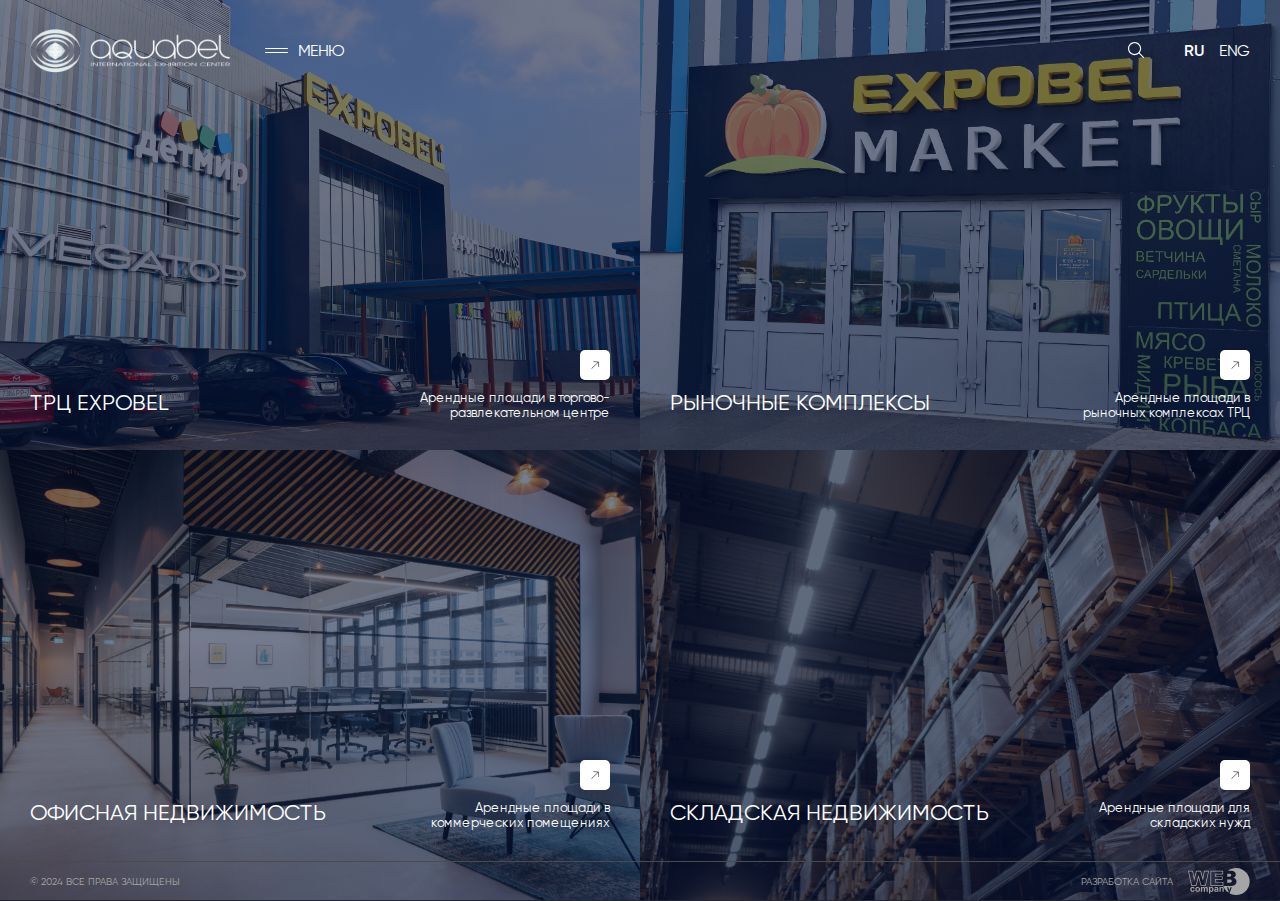
<file: main.html>
<!DOCTYPE html>
<html lang="en">

<head>
    <meta charset="UTF-8">
    <meta name="viewport" content="width=device-width, initial-scale=1.0">
    <title>Aqua</title>
    <link rel="stylesheet" href="css/main.css">
</head>

<body>
    <div class="d-wrap">
        <div class="outer-bg">
            <header class="header">
                <div class="header__wrapper container">
                    <div class="header__row">
                        <div class="header__col left">
                            <a href="#">
                                <div class="header__logo img-cage">
                                    <img src="images/logo.png" alt="Logo">
                                </div>
                            </a>
                            <div class="btn-wrap">
                                <div class="header__search img-cage">
                                    <img src="images/icon-search.svg" alt="Search">
                                </div>
                                <div class="header__menu">
                                    <div class="cross">
                                        <div class="line"></div>
                                        <div class="line"></div>
                                    </div>
                                    <div class="text">Меню</div>
                                </div>
                            </div>
                        </div>
                        <div class="header__col right">
                            <div class="header__search img-cage">
                                <img src="images/icon-search.svg" alt="Search">
                            </div>
                            <div class="header__lang">
                                <div class="lang selected">RU</div>
                                <div class="lang">EnG</div>
                            </div>
                        </div>
                    </div>
                </div>
            </header>
            <div class="d-main index-page">
                <div class="big-banner banner">
                    <div class="banner__wrapper">
                        <div class="banner__cards">
                            <div class="card">
                                <div class="card-wrap">
                                    <div class="img-cage">
                                        <img src="images/bg-banner-1.png" alt="Banner image">
                                    </div>
                                </div>
                                <div class="card__wrap">
                                    <div class="wrap-items">
                                        <div class="wrap-item">
                                            <a class="card__btn"></a>
                                        </div>
                                        <div class="wrap-item">
                                            <div class="card__title">ТРЦ EXPOBEL</div>
                                        </div>
                                        <div class="wrap-item">
                                            <div class="card__text">Арендные площади в торгово-развлекательном центре
                                            </div>
                                        </div>
                                    </div>
                                </div>
                            </div>
                            <div class="card">
                                <div class="card-wrap">
                                    <div class="img-cage">
                                        <img src="images/bg-banner-2.png" alt="Banner image">
                                    </div>
                                </div>
                                <div class="card__wrap">
                                    <div class="wrap-items">
                                        <div class="wrap-item">
                                            <a class="card__btn"></a>
                                        </div>
                                        <div class="wrap-item">
                                            <div class="card__title">Рыночные комплексы</div>
                                        </div>
                                        <div class="wrap-item">
                                            <div class="card__text">Арендные площади в рыночных комплексах ТРЦ</div>
                                        </div>
                                    </div>
                                </div>
                            </div>
                            <div class="card">
                                <div class="card-wrap">
                                    <div class="img-cage">
                                        <img src="images/bg-banner-3.png" alt="Banner image">
                                    </div>
                                </div>
                                <div class="card__wrap">
                                    <div class="wrap-items">
                                        <div class="wrap-item">
                                            <a class="card__btn"></a>
                                        </div>
                                        <div class="wrap-item">
                                            <div class="card__title">Офисная недвижимость</div>
                                        </div>
                                        <div class="wrap-item">
                                            <div class="card__text">Арендные площади в коммерческих помещениях</div>
                                        </div>
                                    </div>
                                </div>
                            </div>
                            <div class="card">
                                <div class="card-wrap">
                                    <div class="img-cage">
                                        <img src="images/bg-banner-4.png" alt="Banner image">
                                    </div>
                                </div>
                                <div class="card__wrap">
                                    <div class="wrap-items">
                                        <div class="wrap-item">
                                            <a class="card__btn"></a>
                                        </div>
                                        <div class="wrap-item">
                                            <div class="card__title">Складская недвижимость</div>
                                        </div>
                                        <div class="wrap-item">
                                            <div class="card__text">Арендные площади для складских нужд</div>
                                        </div>
                                    </div>
                                </div>
                            </div>
                        </div>
                    </div>
                </div>
            </div>
            <footer class="footer">
                <div class="footer__wrapper container">
                    <div class="text">© 2024 Все права защищены</div>
                    <div class="dev-wrap">
                        <p>Разработка сайта</p>
                        <a href="" class="img-cage">
                            <svg width="62" height="28" viewBox="0 0 62 28" fill="none"
                                xmlns="http://www.w3.org/2000/svg">
                                <path
                                    d="M17.7143 17.8795H12.7887L10.536 9.80549L8.29145 17.8795H3.35578L-1.23311e-07 2.76898H4.97204L6.26304 9.59759L8.15205 2.76898H12.912L14.805 9.59355L16.098 2.76898H21.0499L17.7143 17.8795ZM13.3342 17.1609H17.1385L20.1549 3.49161H16.69L14.9343 12.7606L12.3645 3.49161H8.69956L6.13172 12.7767L4.37807 3.49161H0.897029L3.94167 17.165H7.74596L10.534 7.12492L13.3342 17.1609Z"
                                    fill="#A5A5A5" />
                                <path
                                    d="M35.333 17.8752H22.4695V2.76465H35.1168V6.5554H27.6416V8.12984H34.5693V11.7833H27.6497V13.9028H35.327L35.333 17.8752ZM23.1868 17.1566H34.6138V14.6153H26.9365V11.0607H33.8663V8.84035H26.9304V5.83681H34.4057V3.48727H23.1888L23.1868 17.1566Z"
                                    fill="#A5A5A5" />
                                <path
                                    d="M6.6206 20.4453L5.4084 20.6653C5.38401 20.4555 5.28508 20.2614 5.12959 20.1183C4.97019 19.9908 4.76988 19.9255 4.56592 19.9346C4.42737 19.9287 4.28928 19.9541 4.16195 20.009C4.03461 20.0639 3.92132 20.1468 3.83052 20.2515C3.64734 20.4627 3.55575 20.8173 3.55575 21.3152C3.55575 21.867 3.64869 22.2572 3.83456 22.486C3.92392 22.5971 4.03805 22.6858 4.16784 22.7451C4.29763 22.8043 4.43949 22.8324 4.58208 22.8271C4.79201 22.8347 4.99704 22.7626 5.15586 22.6252C5.33215 22.4364 5.4427 22.1956 5.47103 21.9389L6.68323 22.1408C6.59555 22.6311 6.33983 23.0757 5.95995 23.3983C5.54479 23.7003 5.03838 23.8507 4.52551 23.8242C4.2236 23.8384 3.92213 23.7883 3.64105 23.6773C3.35997 23.5663 3.10571 23.3969 2.8951 23.1803C2.49104 22.7511 2.289 22.1563 2.289 21.396C2.289 20.6357 2.49104 20.0375 2.8951 19.6015C3.10919 19.3846 3.36671 19.2153 3.6508 19.1047C3.93489 18.9941 4.23916 18.9447 4.54369 18.9596C5.02233 18.9343 5.49656 19.0623 5.89732 19.325C6.25785 19.6063 6.51271 20.0011 6.6206 20.4453Z"
                                    fill="#A5A5A5" />
                                <path
                                    d="M7.27378 21.3325C7.27552 20.9179 7.37961 20.5103 7.57683 20.1456C7.76829 19.7739 8.06755 19.4686 8.43547 19.2695C8.8159 19.0653 9.24209 18.9611 9.67394 18.9668C9.99464 18.9555 10.3142 19.0106 10.6125 19.1287C10.9109 19.2468 11.1815 19.4254 11.4074 19.6531C11.6311 19.8817 11.8062 20.1531 11.9222 20.4511C12.0382 20.7491 12.0926 21.0674 12.0822 21.387C12.0921 21.7096 12.0367 22.0309 11.9194 22.3316C11.802 22.6323 11.6251 22.9062 11.3993 23.137C11.1767 23.3651 10.9091 23.5446 10.6136 23.6641C10.318 23.7836 10.0008 23.8406 9.68202 23.8314C9.26097 23.8307 8.8459 23.7319 8.46982 23.5427C8.09274 23.3604 7.78301 23.0637 7.58491 22.695C7.36866 22.274 7.26168 21.8055 7.27378 21.3325ZM8.53649 21.3991C8.51085 21.7809 8.62823 22.1586 8.8658 22.4588C8.96668 22.5737 9.09096 22.6658 9.23032 22.7289C9.36969 22.792 9.52093 22.8246 9.67394 22.8246C9.82695 22.8246 9.97819 22.792 10.1176 22.7289C10.2569 22.6658 10.3812 22.5737 10.4821 22.4588C10.7194 22.1547 10.836 21.7737 10.8094 21.389C10.8343 21.01 10.7177 20.6353 10.4821 20.3373C10.3812 20.2224 10.2569 20.1303 10.1176 20.0672C9.97819 20.0041 9.82695 19.9715 9.67394 19.9715C9.52093 19.9715 9.36969 20.0041 9.23032 20.0672C9.09096 20.1303 8.96668 20.2224 8.8658 20.3373C8.62823 20.6375 8.51085 21.0152 8.53649 21.3971V21.3991Z"
                                    fill="#A5A5A5" />
                                <path
                                    d="M12.9518 19.0715H14.0872V19.7074C14.2549 19.4794 14.4735 19.2937 14.7257 19.1651C14.9779 19.0365 15.2567 18.9685 15.5398 18.9666C15.8099 18.9598 16.0772 19.0231 16.3156 19.1503C16.5439 19.2821 16.7307 19.4751 16.855 19.7074C17.0359 19.4788 17.2614 19.2893 17.5177 19.1503C17.7521 19.0279 18.0129 18.9648 18.2774 18.9666C18.5798 18.955 18.8798 19.0247 19.1461 19.1684C19.384 19.3077 19.5704 19.5201 19.6774 19.774C19.7791 20.085 19.8222 20.4121 19.8047 20.7388V23.7141H18.5723V21.0658C18.5723 20.6043 18.5299 20.3062 18.445 20.1716C18.3883 20.0851 18.3096 20.0152 18.2169 19.9691C18.1243 19.923 18.021 19.9023 17.9177 19.9092C17.743 19.9099 17.5728 19.9649 17.4308 20.0667C17.2727 20.1799 17.1568 20.3425 17.1015 20.5289C17.021 20.8432 16.987 21.1676 17.0005 21.4917V23.7262H15.7681V21.1768C15.7823 20.8832 15.7599 20.5889 15.7014 20.3008C15.668 20.1832 15.5971 20.0797 15.4994 20.0061C15.387 19.9361 15.2558 19.9023 15.1236 19.9092C14.9409 19.9071 14.7619 19.9606 14.6104 20.0626C14.4549 20.1692 14.3396 20.3249 14.2832 20.5047C14.2033 20.8177 14.1699 21.1407 14.1842 21.4635V23.7242H12.9518V19.0715Z"
                                    fill="#A5A5A5" />
                                <path
                                    d="M20.9905 19.0704H22.14V19.7547C22.2924 19.5182 22.5005 19.3228 22.7461 19.1854C23.0037 19.0382 23.2959 18.9623 23.5927 18.9654C23.8551 18.9631 24.1148 19.0189 24.353 19.1289C24.5913 19.2388 24.8022 19.4001 24.9705 19.6013C25.3477 20.0251 25.5362 20.6152 25.5362 21.3715C25.5362 22.1493 25.3463 22.7548 24.9665 23.1881C24.7987 23.3916 24.5876 23.5552 24.3485 23.6669C24.1095 23.7787 23.8485 23.8358 23.5846 23.8341C23.3429 23.8373 23.1037 23.7848 22.8856 23.6807C22.6354 23.5462 22.4116 23.3678 22.2249 23.1538V25.4913H20.9925L20.9905 19.0704ZM22.2027 21.319C22.2027 21.8425 22.3064 22.2287 22.5138 22.4776C22.6029 22.5945 22.7178 22.6892 22.8496 22.7543C22.9814 22.8194 23.1264 22.8532 23.2735 22.8531C23.4111 22.855 23.5473 22.825 23.6714 22.7654C23.7955 22.7059 23.9041 22.6184 23.9887 22.5099C24.1786 22.2812 24.2735 21.905 24.2735 21.3816C24.2735 20.8931 24.1752 20.5311 23.9786 20.2956C23.893 20.1843 23.7828 20.0943 23.6567 20.0326C23.5305 19.971 23.3917 19.9394 23.2512 19.9404C23.108 19.938 22.9661 19.9683 22.8362 20.0287C22.7064 20.0892 22.592 20.1784 22.5017 20.2896C22.2848 20.5871 22.181 20.952 22.2087 21.319H22.2027Z"
                                    fill="#A5A5A5" />
                                <path
                                    d="M27.4381 20.4919L26.3188 20.29C26.4085 19.8874 26.6383 19.5297 26.9674 19.2808C27.2745 19.0641 27.7304 18.9558 28.3351 18.9558C28.7543 18.935 29.1731 19.0038 29.5635 19.1576C29.8 19.2588 29.9987 19.4318 30.1312 19.6522C30.2403 19.8527 30.2949 20.22 30.2949 20.7543L30.2807 22.1914C30.2728 22.494 30.2924 22.7967 30.3393 23.0957C30.3869 23.3121 30.4616 23.5217 30.5615 23.7194H29.3493C29.317 23.6374 29.2773 23.5162 29.2301 23.3561C29.2099 23.2834 29.1958 23.235 29.1857 23.2108C28.9909 23.4062 28.7614 23.5636 28.5089 23.675C28.2661 23.7778 28.0048 23.83 27.7412 23.8284C27.3269 23.8515 26.9201 23.7117 26.6077 23.4389C26.4724 23.3154 26.3648 23.1647 26.292 22.9966C26.2193 22.8286 26.1829 22.647 26.1855 22.4639C26.1809 22.2162 26.246 21.9721 26.3734 21.7595C26.4994 21.5528 26.6835 21.3879 26.9027 21.2851C27.2162 21.1495 27.5454 21.0532 27.8826 20.9985C28.2904 20.9346 28.6915 20.8333 29.0806 20.6957V20.5726C29.0899 20.4805 29.079 20.3874 29.0486 20.2999C29.0183 20.2124 28.9692 20.1326 28.9049 20.0659C28.7068 19.9437 28.4738 19.8904 28.2422 19.9146C28.0619 19.9042 27.8828 19.9493 27.729 20.0437C27.5888 20.1602 27.4874 20.3165 27.4381 20.4919ZM29.0867 21.5011C28.8401 21.5762 28.59 21.6388 28.3372 21.6888C28.1037 21.7247 27.8774 21.7969 27.6664 21.9028C27.5929 21.9489 27.5322 22.0129 27.4902 22.0888C27.4481 22.1647 27.426 22.25 27.426 22.3368C27.4267 22.4211 27.4451 22.5043 27.4799 22.5811C27.5147 22.6579 27.5651 22.7267 27.628 22.7829C27.6931 22.8455 27.77 22.8944 27.8544 22.9266C27.9387 22.9589 28.0287 22.9738 28.119 22.9706C28.3493 22.9678 28.5726 22.8906 28.7554 22.7506C28.8958 22.6524 28.9996 22.5104 29.0503 22.3469C29.0919 22.1478 29.1082 21.9444 29.0988 21.7413L29.0867 21.5011Z"
                                    fill="#A5A5A5" />
                                <path
                                    d="M35.75 23.7245H34.5176V21.3487C34.5349 21.0216 34.5084 20.6938 34.4388 20.3737C34.3922 20.2349 34.3023 20.1146 34.1822 20.0306C34.0557 19.9462 33.906 19.9031 33.7539 19.9075C33.549 19.9052 33.3485 19.9665 33.1801 20.0831C33.0146 20.1941 32.8914 20.3577 32.8306 20.5473C32.7511 20.8981 32.7192 21.2579 32.7356 21.6171V23.7245H31.5032V19.0698H32.6488V19.7541C32.901 19.406 33.2635 19.1533 33.6775 19.0368C34.0915 18.9203 34.5327 18.9468 34.9297 19.1122C35.1296 19.1914 35.3056 19.3207 35.4409 19.4876C35.5567 19.6409 35.6386 19.8171 35.6813 20.0044C35.7341 20.2769 35.7571 20.5544 35.75 20.8319V23.7245Z"
                                    fill="#A5A5A5" />
                                <path
                                    d="M43.3109 14.2111C43.4743 14.0694 43.6036 13.8927 43.6893 13.6943C43.775 13.4958 43.8148 13.2806 43.8058 13.0646C43.8127 12.8601 43.7721 12.6567 43.6873 12.4704C43.6025 12.2842 43.4757 12.12 43.3169 11.9907C42.991 11.7216 42.4199 11.587 41.6037 11.587H39.2338V14.641H41.6118C42.4145 14.6383 42.9809 14.495 43.3109 14.2111Z"
                                    fill="#A5A5A5" />
                                <path
                                    d="M42.7815 8.33543C42.9283 8.19697 43.0426 8.02783 43.1163 7.8401C43.19 7.65237 43.2212 7.45068 43.2078 7.24947C43.2183 7.05696 43.1854 6.86455 43.1117 6.6864C43.0379 6.50825 42.9251 6.34888 42.7815 6.22003C42.4973 5.97378 42.0017 5.85065 41.2946 5.85065H39.2338V8.71087H41.2542C41.9801 8.71356 42.4893 8.58841 42.7815 8.33543Z"
                                    fill="#A5A5A5" />
                                <path
                                    d="M48.1243 1.58205e-05C45.1409 -0.00457863 42.2403 0.980103 39.8773 2.79968H43.2654C44.72 2.79968 45.8373 3.15965 46.6171 3.87958C46.9931 4.21504 47.2921 4.6277 47.4936 5.0893C47.6952 5.55091 47.7945 6.05058 47.7849 6.5541C47.8027 7.39566 47.5051 8.21349 46.9505 8.84712C46.506 9.31979 45.9452 9.66777 45.3241 9.85638C46.4084 10.1174 47.2064 10.5649 47.7182 11.1987C48.2461 11.8818 48.5177 12.7282 48.4859 13.5906C48.4972 14.3299 48.3088 15.0586 47.9404 15.6999C47.5833 16.3175 47.068 16.8289 46.4474 17.1815C45.8937 17.4558 45.2934 17.6236 44.6776 17.6761C43.9852 17.7791 43.2879 17.8465 42.5886 17.8779H35.3154C36.2486 20.6094 38.0302 22.972 40.4006 24.6217C40.5487 24.4317 40.656 24.2132 40.7157 23.9799L38.9439 19.3131H40.2551L41.3703 22.6174L42.4573 19.3131H43.7341L42.0895 23.7921L41.7946 24.5995C41.7137 24.817 41.6101 25.0254 41.4855 25.2212L41.443 25.2798C43.245 26.3037 45.2583 26.9004 47.3277 27.0239C49.397 27.1474 51.4671 26.7944 53.3783 25.9921C55.2895 25.1899 56.9907 23.9597 58.3507 22.3966C59.7108 20.8335 60.6933 18.9792 61.2226 16.9767C61.7518 14.9742 61.8136 12.877 61.4033 10.8468C60.9929 8.81665 60.1213 6.90778 58.8557 5.26741C57.5901 3.62705 55.9643 2.29903 54.1036 1.38576C52.243 0.472496 50.1973 -0.0016071 48.1243 1.58205e-05Z"
                                    fill="#A5A5A5" />
                            </svg>
                        </a>
                    </div>
                </div>
            </footer>
            <div class="popups">
                <div class="popup-item popup-menu menu">
                    <div class="menu__wrap">
                        <div class="menu__row">
                            <div class="menu__col left">
                                <div class="menu__list">
                                    <div class="list-item">
                                        <div class="text">
                                            <a href="">Главная</a>
                                        </div>
                                    </div>
                                    <div class="list-item" data-item="menu-1">
                                        <div class="text">О компании</div>
                                        <div class="num">2</div>
                                    </div>
                                    <div class="list-item" data-item="menu-2">
                                        <div class="text">Аренда</div>
                                        <div class="num">4</div>
                                    </div>
                                    <div class="list-item">
                                        <div class="text"><a href="">Реклама и мероприятия</a></div>
                                    </div>
                                    <div class="list-item">
                                        <div class="text"><a href="">Для прессы</a></div>
                                    </div>
                                    <div class="list-item">
                                        <div class="text"><a href="">Контакты</a></div>
                                    </div>
                                </div>
                                <div class="menu__lang">
                                    <a href="" class="lang selected">RU</a>
                                    <a href="" class="lang">EnG</a>
                                </div>
                                <div class="footer">
                                    <div class="footer__wrapper container">
                                        <div class="text">© 2024 Все права защищены</div>
                                        <div class="dev-wrap">
                                            <p>Разработка сайта</p>
                                            <a href="" class="img-cage">
                                                <svg width="62" height="28" viewBox="0 0 62 28" fill="none"
                                                    xmlns="http://www.w3.org/2000/svg">
                                                    <path
                                                        d="M17.7143 17.8795H12.7887L10.536 9.80549L8.29145 17.8795H3.35578L-1.23311e-07 2.76898H4.97204L6.26304 9.59759L8.15205 2.76898H12.912L14.805 9.59355L16.098 2.76898H21.0499L17.7143 17.8795ZM13.3342 17.1609H17.1385L20.1549 3.49161H16.69L14.9343 12.7606L12.3645 3.49161H8.69956L6.13172 12.7767L4.37807 3.49161H0.897029L3.94167 17.165H7.74596L10.534 7.12492L13.3342 17.1609Z"
                                                        fill="#A5A5A5" />
                                                    <path
                                                        d="M35.333 17.8752H22.4695V2.76465H35.1168V6.5554H27.6416V8.12984H34.5693V11.7833H27.6497V13.9028H35.327L35.333 17.8752ZM23.1868 17.1566H34.6138V14.6153H26.9365V11.0607H33.8663V8.84035H26.9304V5.83681H34.4057V3.48727H23.1888L23.1868 17.1566Z"
                                                        fill="#A5A5A5" />
                                                    <path
                                                        d="M6.6206 20.4453L5.4084 20.6653C5.38401 20.4555 5.28508 20.2614 5.12959 20.1183C4.97019 19.9908 4.76988 19.9255 4.56592 19.9346C4.42737 19.9287 4.28928 19.9541 4.16195 20.009C4.03461 20.0639 3.92132 20.1468 3.83052 20.2515C3.64734 20.4627 3.55575 20.8173 3.55575 21.3152C3.55575 21.867 3.64869 22.2572 3.83456 22.486C3.92392 22.5971 4.03805 22.6858 4.16784 22.7451C4.29763 22.8043 4.43949 22.8324 4.58208 22.8271C4.79201 22.8347 4.99704 22.7626 5.15586 22.6252C5.33215 22.4364 5.4427 22.1956 5.47103 21.9389L6.68323 22.1408C6.59555 22.6311 6.33983 23.0757 5.95995 23.3983C5.54479 23.7003 5.03838 23.8507 4.52551 23.8242C4.2236 23.8384 3.92213 23.7883 3.64105 23.6773C3.35997 23.5663 3.10571 23.3969 2.8951 23.1803C2.49104 22.7511 2.289 22.1563 2.289 21.396C2.289 20.6357 2.49104 20.0375 2.8951 19.6015C3.10919 19.3846 3.36671 19.2153 3.6508 19.1047C3.93489 18.9941 4.23916 18.9447 4.54369 18.9596C5.02233 18.9343 5.49656 19.0623 5.89732 19.325C6.25785 19.6063 6.51271 20.0011 6.6206 20.4453Z"
                                                        fill="#A5A5A5" />
                                                    <path
                                                        d="M7.27378 21.3325C7.27552 20.9179 7.37961 20.5103 7.57683 20.1456C7.76829 19.7739 8.06755 19.4686 8.43547 19.2695C8.8159 19.0653 9.24209 18.9611 9.67394 18.9668C9.99464 18.9555 10.3142 19.0106 10.6125 19.1287C10.9109 19.2468 11.1815 19.4254 11.4074 19.6531C11.6311 19.8817 11.8062 20.1531 11.9222 20.4511C12.0382 20.7491 12.0926 21.0674 12.0822 21.387C12.0921 21.7096 12.0367 22.0309 11.9194 22.3316C11.802 22.6323 11.6251 22.9062 11.3993 23.137C11.1767 23.3651 10.9091 23.5446 10.6136 23.6641C10.318 23.7836 10.0008 23.8406 9.68202 23.8314C9.26097 23.8307 8.8459 23.7319 8.46982 23.5427C8.09274 23.3604 7.78301 23.0637 7.58491 22.695C7.36866 22.274 7.26168 21.8055 7.27378 21.3325ZM8.53649 21.3991C8.51085 21.7809 8.62823 22.1586 8.8658 22.4588C8.96668 22.5737 9.09096 22.6658 9.23032 22.7289C9.36969 22.792 9.52093 22.8246 9.67394 22.8246C9.82695 22.8246 9.97819 22.792 10.1176 22.7289C10.2569 22.6658 10.3812 22.5737 10.4821 22.4588C10.7194 22.1547 10.836 21.7737 10.8094 21.389C10.8343 21.01 10.7177 20.6353 10.4821 20.3373C10.3812 20.2224 10.2569 20.1303 10.1176 20.0672C9.97819 20.0041 9.82695 19.9715 9.67394 19.9715C9.52093 19.9715 9.36969 20.0041 9.23032 20.0672C9.09096 20.1303 8.96668 20.2224 8.8658 20.3373C8.62823 20.6375 8.51085 21.0152 8.53649 21.3971V21.3991Z"
                                                        fill="#A5A5A5" />
                                                    <path
                                                        d="M12.9518 19.0715H14.0872V19.7074C14.2549 19.4794 14.4735 19.2937 14.7257 19.1651C14.9779 19.0365 15.2567 18.9685 15.5398 18.9666C15.8099 18.9598 16.0772 19.0231 16.3156 19.1503C16.5439 19.2821 16.7307 19.4751 16.855 19.7074C17.0359 19.4788 17.2614 19.2893 17.5177 19.1503C17.7521 19.0279 18.0129 18.9648 18.2774 18.9666C18.5798 18.955 18.8798 19.0247 19.1461 19.1684C19.384 19.3077 19.5704 19.5201 19.6774 19.774C19.7791 20.085 19.8222 20.4121 19.8047 20.7388V23.7141H18.5723V21.0658C18.5723 20.6043 18.5299 20.3062 18.445 20.1716C18.3883 20.0851 18.3096 20.0152 18.2169 19.9691C18.1243 19.923 18.021 19.9023 17.9177 19.9092C17.743 19.9099 17.5728 19.9649 17.4308 20.0667C17.2727 20.1799 17.1568 20.3425 17.1015 20.5289C17.021 20.8432 16.987 21.1676 17.0005 21.4917V23.7262H15.7681V21.1768C15.7823 20.8832 15.7599 20.5889 15.7014 20.3008C15.668 20.1832 15.5971 20.0797 15.4994 20.0061C15.387 19.9361 15.2558 19.9023 15.1236 19.9092C14.9409 19.9071 14.7619 19.9606 14.6104 20.0626C14.4549 20.1692 14.3396 20.3249 14.2832 20.5047C14.2033 20.8177 14.1699 21.1407 14.1842 21.4635V23.7242H12.9518V19.0715Z"
                                                        fill="#A5A5A5" />
                                                    <path
                                                        d="M20.9905 19.0704H22.14V19.7547C22.2924 19.5182 22.5005 19.3228 22.7461 19.1854C23.0037 19.0382 23.2959 18.9623 23.5927 18.9654C23.8551 18.9631 24.1148 19.0189 24.353 19.1289C24.5913 19.2388 24.8022 19.4001 24.9705 19.6013C25.3477 20.0251 25.5362 20.6152 25.5362 21.3715C25.5362 22.1493 25.3463 22.7548 24.9665 23.1881C24.7987 23.3916 24.5876 23.5552 24.3485 23.6669C24.1095 23.7787 23.8485 23.8358 23.5846 23.8341C23.3429 23.8373 23.1037 23.7848 22.8856 23.6807C22.6354 23.5462 22.4116 23.3678 22.2249 23.1538V25.4913H20.9925L20.9905 19.0704ZM22.2027 21.319C22.2027 21.8425 22.3064 22.2287 22.5138 22.4776C22.6029 22.5945 22.7178 22.6892 22.8496 22.7543C22.9814 22.8194 23.1264 22.8532 23.2735 22.8531C23.4111 22.855 23.5473 22.825 23.6714 22.7654C23.7955 22.7059 23.9041 22.6184 23.9887 22.5099C24.1786 22.2812 24.2735 21.905 24.2735 21.3816C24.2735 20.8931 24.1752 20.5311 23.9786 20.2956C23.893 20.1843 23.7828 20.0943 23.6567 20.0326C23.5305 19.971 23.3917 19.9394 23.2512 19.9404C23.108 19.938 22.9661 19.9683 22.8362 20.0287C22.7064 20.0892 22.592 20.1784 22.5017 20.2896C22.2848 20.5871 22.181 20.952 22.2087 21.319H22.2027Z"
                                                        fill="#A5A5A5" />
                                                    <path
                                                        d="M27.4381 20.4919L26.3188 20.29C26.4085 19.8874 26.6383 19.5297 26.9674 19.2808C27.2745 19.0641 27.7304 18.9558 28.3351 18.9558C28.7543 18.935 29.1731 19.0038 29.5635 19.1576C29.8 19.2588 29.9987 19.4318 30.1312 19.6522C30.2403 19.8527 30.2949 20.22 30.2949 20.7543L30.2807 22.1914C30.2728 22.494 30.2924 22.7967 30.3393 23.0957C30.3869 23.3121 30.4616 23.5217 30.5615 23.7194H29.3493C29.317 23.6374 29.2773 23.5162 29.2301 23.3561C29.2099 23.2834 29.1958 23.235 29.1857 23.2108C28.9909 23.4062 28.7614 23.5636 28.5089 23.675C28.2661 23.7778 28.0048 23.83 27.7412 23.8284C27.3269 23.8515 26.9201 23.7117 26.6077 23.4389C26.4724 23.3154 26.3648 23.1647 26.292 22.9966C26.2193 22.8286 26.1829 22.647 26.1855 22.4639C26.1809 22.2162 26.246 21.9721 26.3734 21.7595C26.4994 21.5528 26.6835 21.3879 26.9027 21.2851C27.2162 21.1495 27.5454 21.0532 27.8826 20.9985C28.2904 20.9346 28.6915 20.8333 29.0806 20.6957V20.5726C29.0899 20.4805 29.079 20.3874 29.0486 20.2999C29.0183 20.2124 28.9692 20.1326 28.9049 20.0659C28.7068 19.9437 28.4738 19.8904 28.2422 19.9146C28.0619 19.9042 27.8828 19.9493 27.729 20.0437C27.5888 20.1602 27.4874 20.3165 27.4381 20.4919ZM29.0867 21.5011C28.8401 21.5762 28.59 21.6388 28.3372 21.6888C28.1037 21.7247 27.8774 21.7969 27.6664 21.9028C27.5929 21.9489 27.5322 22.0129 27.4902 22.0888C27.4481 22.1647 27.426 22.25 27.426 22.3368C27.4267 22.4211 27.4451 22.5043 27.4799 22.5811C27.5147 22.6579 27.5651 22.7267 27.628 22.7829C27.6931 22.8455 27.77 22.8944 27.8544 22.9266C27.9387 22.9589 28.0287 22.9738 28.119 22.9706C28.3493 22.9678 28.5726 22.8906 28.7554 22.7506C28.8958 22.6524 28.9996 22.5104 29.0503 22.3469C29.0919 22.1478 29.1082 21.9444 29.0988 21.7413L29.0867 21.5011Z"
                                                        fill="#A5A5A5" />
                                                    <path
                                                        d="M35.75 23.7245H34.5176V21.3487C34.5349 21.0216 34.5084 20.6938 34.4388 20.3737C34.3922 20.2349 34.3023 20.1146 34.1822 20.0306C34.0557 19.9462 33.906 19.9031 33.7539 19.9075C33.549 19.9052 33.3485 19.9665 33.1801 20.0831C33.0146 20.1941 32.8914 20.3577 32.8306 20.5473C32.7511 20.8981 32.7192 21.2579 32.7356 21.6171V23.7245H31.5032V19.0698H32.6488V19.7541C32.901 19.406 33.2635 19.1533 33.6775 19.0368C34.0915 18.9203 34.5327 18.9468 34.9297 19.1122C35.1296 19.1914 35.3056 19.3207 35.4409 19.4876C35.5567 19.6409 35.6386 19.8171 35.6813 20.0044C35.7341 20.2769 35.7571 20.5544 35.75 20.8319V23.7245Z"
                                                        fill="#A5A5A5" />
                                                    <path
                                                        d="M43.3109 14.2111C43.4743 14.0694 43.6036 13.8927 43.6893 13.6943C43.775 13.4958 43.8148 13.2806 43.8058 13.0646C43.8127 12.8601 43.7721 12.6567 43.6873 12.4704C43.6025 12.2842 43.4757 12.12 43.3169 11.9907C42.991 11.7216 42.4199 11.587 41.6037 11.587H39.2338V14.641H41.6118C42.4145 14.6383 42.9809 14.495 43.3109 14.2111Z"
                                                        fill="#A5A5A5" />
                                                    <path
                                                        d="M42.7815 8.33543C42.9283 8.19697 43.0426 8.02783 43.1163 7.8401C43.19 7.65237 43.2212 7.45068 43.2078 7.24947C43.2183 7.05696 43.1854 6.86455 43.1117 6.6864C43.0379 6.50825 42.9251 6.34888 42.7815 6.22003C42.4973 5.97378 42.0017 5.85065 41.2946 5.85065H39.2338V8.71087H41.2542C41.9801 8.71356 42.4893 8.58841 42.7815 8.33543Z"
                                                        fill="#A5A5A5" />
                                                    <path
                                                        d="M48.1243 1.58205e-05C45.1409 -0.00457863 42.2403 0.980103 39.8773 2.79968H43.2654C44.72 2.79968 45.8373 3.15965 46.6171 3.87958C46.9931 4.21504 47.2921 4.6277 47.4936 5.0893C47.6952 5.55091 47.7945 6.05058 47.7849 6.5541C47.8027 7.39566 47.5051 8.21349 46.9505 8.84712C46.506 9.31979 45.9452 9.66777 45.3241 9.85638C46.4084 10.1174 47.2064 10.5649 47.7182 11.1987C48.2461 11.8818 48.5177 12.7282 48.4859 13.5906C48.4972 14.3299 48.3088 15.0586 47.9404 15.6999C47.5833 16.3175 47.068 16.8289 46.4474 17.1815C45.8937 17.4558 45.2934 17.6236 44.6776 17.6761C43.9852 17.7791 43.2879 17.8465 42.5886 17.8779H35.3154C36.2486 20.6094 38.0302 22.972 40.4006 24.6217C40.5487 24.4317 40.656 24.2132 40.7157 23.9799L38.9439 19.3131H40.2551L41.3703 22.6174L42.4573 19.3131H43.7341L42.0895 23.7921L41.7946 24.5995C41.7137 24.817 41.6101 25.0254 41.4855 25.2212L41.443 25.2798C43.245 26.3037 45.2583 26.9004 47.3277 27.0239C49.397 27.1474 51.4671 26.7944 53.3783 25.9921C55.2895 25.1899 56.9907 23.9597 58.3507 22.3966C59.7108 20.8335 60.6933 18.9792 61.2226 16.9767C61.7518 14.9742 61.8136 12.877 61.4033 10.8468C60.9929 8.81665 60.1213 6.90778 58.8557 5.26741C57.5901 3.62705 55.9643 2.29903 54.1036 1.38576C52.243 0.472496 50.1973 -0.0016071 48.1243 1.58205e-05Z"
                                                        fill="#A5A5A5" />
                                                </svg>
                                            </a>
                                        </div>
                                    </div>
                                </div>
                            </div>
                            <div class="menu__col right">
                                <div class="menu__items" data-item="menu-2">
                                    <div class="item">
                                        <div class="text"><a href="">ТРЦ EXPOBEL</a></div>
                                    </div>
                                    <div class="item d-accordion" data-accordion="group1">
                                        <div class="accordion-head">
                                            <div class="text">Рыночные комплексы</div>
                                            <div class="arrow"></div>
                                        </div>
                                        <div class="accordion-body">
                                            <div class="body-items">
                                                <a href="">Блок рынок</a>
                                                <a href="">Оптово-розничная база овощей и фруктов</a>
                                                <a href="">Автомобильный</a>
                                                <a href="">Строительный</a>
                                                <a href="">Открытая площадка</a>
                                            </div>
                                        </div>
                                    </div>
                                    <div class="item d-accordion" data-accordion="group1">
                                        <div class="accordion-head">
                                            <div class="text">Офисная недвижимость</div>
                                            <div class="arrow"></div>
                                        </div>
                                        <div class="accordion-body">
                                            <div class="body-items">
                                                <a href="">Блок рынок</a>
                                                <a href="">Оптово-розничная база овощей и фруктов</a>
                                            </div>
                                        </div>
                                    </div>
                                    <div class="item d-accordion" data-accordion="group1">
                                        <div class="accordion-head">
                                            <div class="text">Складская недвижимость</div>
                                            <div class="arrow"></div>
                                        </div>
                                        <div class="accordion-body">
                                            <div class="body-items">
                                                <a href="">Автомобильный</a>
                                                <a href="">Строительный</a>
                                                <a href="">Открытая площадка</a>
                                            </div>
                                        </div>
                                    </div>
                                </div>
                                <div class="menu__items" data-item="menu-1">
                                    <div class="item">
                                        <div class="text"><a href="">2 пункта в меню</a></div>
                                    </div>
                                    <div class="item d-accordion">
                                        <div class="accordion-head">
                                            <div class="text">Выпадающий список</div>
                                            <div class="arrow"></div>
                                        </div>
                                        <div class="accordion-body">
                                            <div class="body-items">
                                                <a href="">Блок рынок</a>
                                                <a href="">Оптово-розничная база овощей и фруктов</a>
                                                <a href="">Автомобильный</a>
                                                <a href="">Строительный</a>
                                                <a href="">Открытая площадка</a>
                                            </div>
                                        </div>
                                    </div>
                                </div>
                            </div>
                        </div>
                    </div>
                </div>
                <div class="popup-item popup-search search">
                    <div class="search__wrap">
                        <div class="search__close">
                            <svg width="15" height="16" viewBox="0 0 15 16" fill="none"
                                xmlns="http://www.w3.org/2000/svg">
                                <path
                                    d="M8.64758 8.00015L14.4265 2.22121C14.7856 1.86248 14.7856 1.28042 14.4265 0.921684C14.0675 0.562645 13.486 0.562645 13.127 0.921684L7.34805 6.70062L1.56881 0.921684C1.20977 0.562645 0.628319 0.562645 0.26928 0.921684C-0.0897598 1.28042 -0.0897598 1.86248 0.26928 2.22121L6.04853 8.00015L0.26928 13.7791C-0.0897598 14.1378 -0.0897598 14.7199 0.26928 15.0786C0.448799 15.2578 0.684074 15.3476 0.919043 15.3476C1.15401 15.3476 1.38929 15.2578 1.56881 15.0783L7.34805 9.29937L13.127 15.0783C13.3065 15.2578 13.5418 15.3476 13.7768 15.3476C14.0117 15.3476 14.247 15.2578 14.4265 15.0783C14.7856 14.7196 14.7856 14.1375 14.4265 13.7788L8.64758 8.00015Z"
                                    fill="white" fill-opacity="0.6" />
                            </svg>
                        </div>
                        <div class="search__title">Поиск</div>
                        <form class="search__form form">
                            <div class="form-item d-select">
                                <select>
                                    <option data-role="placeholder">Тип помещения</option>
                                    <option value="wholesale">Оптово-розничная база овощей и фруктов</option>
                                    <option value="office">Офисное помещение</option>
                                </select>
                            </div>
                            <div class="form-item d-select">
                                <select>
                                    <option data-role="placeholder">Площадь помещения</option>
                                    <option value="">5-15 м2</span>
                                    </option>
                                    <option value="">16-25 м2</option>
                                    <option value="">26-35 м2</option>
                                    <option value="">36-45 м2</option>
                                    <option value="">46-55 м2</option>
                                    <option value="">56-65 м2</option>
                                    <option value="">66-75 м2</option>
                                    <option value="">76-85 м2</option>
                                </select>
                            </div>
                            <a class="form-item form__btn">
                                <div class="btn-wrap">
                                    <div class="text">Найти</div>
                                    <div class="icon">
                                        <svg width="12" height="12" viewBox="0 0 12 12" fill="none"
                                            xmlns="http://www.w3.org/2000/svg">
                                            <path
                                                d="M11.1382 9.07866L11.8426 9.08947L11.7175 0.938309L3.56634 0.813208L3.57715 1.51763L10.5207 1.6242L0.514127 11.2941L1.02501 11.8049L11.0316 2.13508L11.1382 9.07866Z"
                                                fill="#fff" />
                                        </svg>
                                    </div>
                                </div>
                            </a>
                        </form>
                        <div class="footer">
                            <div class="footer__wrapper container">
                                <div class="text">© 2024 Все права защищены</div>
                                <div class="dev-wrap">
                                    <p>Разработка сайта</p>
                                    <a href="" class="img-cage">
                                        <svg width="62" height="28" viewBox="0 0 62 28" fill="none"
                                            xmlns="http://www.w3.org/2000/svg">
                                            <path
                                                d="M17.7143 17.8795H12.7887L10.536 9.80549L8.29145 17.8795H3.35578L-1.23311e-07 2.76898H4.97204L6.26304 9.59759L8.15205 2.76898H12.912L14.805 9.59355L16.098 2.76898H21.0499L17.7143 17.8795ZM13.3342 17.1609H17.1385L20.1549 3.49161H16.69L14.9343 12.7606L12.3645 3.49161H8.69956L6.13172 12.7767L4.37807 3.49161H0.897029L3.94167 17.165H7.74596L10.534 7.12492L13.3342 17.1609Z"
                                                fill="#A5A5A5" />
                                            <path
                                                d="M35.333 17.8752H22.4695V2.76465H35.1168V6.5554H27.6416V8.12984H34.5693V11.7833H27.6497V13.9028H35.327L35.333 17.8752ZM23.1868 17.1566H34.6138V14.6153H26.9365V11.0607H33.8663V8.84035H26.9304V5.83681H34.4057V3.48727H23.1888L23.1868 17.1566Z"
                                                fill="#A5A5A5" />
                                            <path
                                                d="M6.6206 20.4453L5.4084 20.6653C5.38401 20.4555 5.28508 20.2614 5.12959 20.1183C4.97019 19.9908 4.76988 19.9255 4.56592 19.9346C4.42737 19.9287 4.28928 19.9541 4.16195 20.009C4.03461 20.0639 3.92132 20.1468 3.83052 20.2515C3.64734 20.4627 3.55575 20.8173 3.55575 21.3152C3.55575 21.867 3.64869 22.2572 3.83456 22.486C3.92392 22.5971 4.03805 22.6858 4.16784 22.7451C4.29763 22.8043 4.43949 22.8324 4.58208 22.8271C4.79201 22.8347 4.99704 22.7626 5.15586 22.6252C5.33215 22.4364 5.4427 22.1956 5.47103 21.9389L6.68323 22.1408C6.59555 22.6311 6.33983 23.0757 5.95995 23.3983C5.54479 23.7003 5.03838 23.8507 4.52551 23.8242C4.2236 23.8384 3.92213 23.7883 3.64105 23.6773C3.35997 23.5663 3.10571 23.3969 2.8951 23.1803C2.49104 22.7511 2.289 22.1563 2.289 21.396C2.289 20.6357 2.49104 20.0375 2.8951 19.6015C3.10919 19.3846 3.36671 19.2153 3.6508 19.1047C3.93489 18.9941 4.23916 18.9447 4.54369 18.9596C5.02233 18.9343 5.49656 19.0623 5.89732 19.325C6.25785 19.6063 6.51271 20.0011 6.6206 20.4453Z"
                                                fill="#A5A5A5" />
                                            <path
                                                d="M7.27378 21.3325C7.27552 20.9179 7.37961 20.5103 7.57683 20.1456C7.76829 19.7739 8.06755 19.4686 8.43547 19.2695C8.8159 19.0653 9.24209 18.9611 9.67394 18.9668C9.99464 18.9555 10.3142 19.0106 10.6125 19.1287C10.9109 19.2468 11.1815 19.4254 11.4074 19.6531C11.6311 19.8817 11.8062 20.1531 11.9222 20.4511C12.0382 20.7491 12.0926 21.0674 12.0822 21.387C12.0921 21.7096 12.0367 22.0309 11.9194 22.3316C11.802 22.6323 11.6251 22.9062 11.3993 23.137C11.1767 23.3651 10.9091 23.5446 10.6136 23.6641C10.318 23.7836 10.0008 23.8406 9.68202 23.8314C9.26097 23.8307 8.8459 23.7319 8.46982 23.5427C8.09274 23.3604 7.78301 23.0637 7.58491 22.695C7.36866 22.274 7.26168 21.8055 7.27378 21.3325ZM8.53649 21.3991C8.51085 21.7809 8.62823 22.1586 8.8658 22.4588C8.96668 22.5737 9.09096 22.6658 9.23032 22.7289C9.36969 22.792 9.52093 22.8246 9.67394 22.8246C9.82695 22.8246 9.97819 22.792 10.1176 22.7289C10.2569 22.6658 10.3812 22.5737 10.4821 22.4588C10.7194 22.1547 10.836 21.7737 10.8094 21.389C10.8343 21.01 10.7177 20.6353 10.4821 20.3373C10.3812 20.2224 10.2569 20.1303 10.1176 20.0672C9.97819 20.0041 9.82695 19.9715 9.67394 19.9715C9.52093 19.9715 9.36969 20.0041 9.23032 20.0672C9.09096 20.1303 8.96668 20.2224 8.8658 20.3373C8.62823 20.6375 8.51085 21.0152 8.53649 21.3971V21.3991Z"
                                                fill="#A5A5A5" />
                                            <path
                                                d="M12.9518 19.0715H14.0872V19.7074C14.2549 19.4794 14.4735 19.2937 14.7257 19.1651C14.9779 19.0365 15.2567 18.9685 15.5398 18.9666C15.8099 18.9598 16.0772 19.0231 16.3156 19.1503C16.5439 19.2821 16.7307 19.4751 16.855 19.7074C17.0359 19.4788 17.2614 19.2893 17.5177 19.1503C17.7521 19.0279 18.0129 18.9648 18.2774 18.9666C18.5798 18.955 18.8798 19.0247 19.1461 19.1684C19.384 19.3077 19.5704 19.5201 19.6774 19.774C19.7791 20.085 19.8222 20.4121 19.8047 20.7388V23.7141H18.5723V21.0658C18.5723 20.6043 18.5299 20.3062 18.445 20.1716C18.3883 20.0851 18.3096 20.0152 18.2169 19.9691C18.1243 19.923 18.021 19.9023 17.9177 19.9092C17.743 19.9099 17.5728 19.9649 17.4308 20.0667C17.2727 20.1799 17.1568 20.3425 17.1015 20.5289C17.021 20.8432 16.987 21.1676 17.0005 21.4917V23.7262H15.7681V21.1768C15.7823 20.8832 15.7599 20.5889 15.7014 20.3008C15.668 20.1832 15.5971 20.0797 15.4994 20.0061C15.387 19.9361 15.2558 19.9023 15.1236 19.9092C14.9409 19.9071 14.7619 19.9606 14.6104 20.0626C14.4549 20.1692 14.3396 20.3249 14.2832 20.5047C14.2033 20.8177 14.1699 21.1407 14.1842 21.4635V23.7242H12.9518V19.0715Z"
                                                fill="#A5A5A5" />
                                            <path
                                                d="M20.9905 19.0704H22.14V19.7547C22.2924 19.5182 22.5005 19.3228 22.7461 19.1854C23.0037 19.0382 23.2959 18.9623 23.5927 18.9654C23.8551 18.9631 24.1148 19.0189 24.353 19.1289C24.5913 19.2388 24.8022 19.4001 24.9705 19.6013C25.3477 20.0251 25.5362 20.6152 25.5362 21.3715C25.5362 22.1493 25.3463 22.7548 24.9665 23.1881C24.7987 23.3916 24.5876 23.5552 24.3485 23.6669C24.1095 23.7787 23.8485 23.8358 23.5846 23.8341C23.3429 23.8373 23.1037 23.7848 22.8856 23.6807C22.6354 23.5462 22.4116 23.3678 22.2249 23.1538V25.4913H20.9925L20.9905 19.0704ZM22.2027 21.319C22.2027 21.8425 22.3064 22.2287 22.5138 22.4776C22.6029 22.5945 22.7178 22.6892 22.8496 22.7543C22.9814 22.8194 23.1264 22.8532 23.2735 22.8531C23.4111 22.855 23.5473 22.825 23.6714 22.7654C23.7955 22.7059 23.9041 22.6184 23.9887 22.5099C24.1786 22.2812 24.2735 21.905 24.2735 21.3816C24.2735 20.8931 24.1752 20.5311 23.9786 20.2956C23.893 20.1843 23.7828 20.0943 23.6567 20.0326C23.5305 19.971 23.3917 19.9394 23.2512 19.9404C23.108 19.938 22.9661 19.9683 22.8362 20.0287C22.7064 20.0892 22.592 20.1784 22.5017 20.2896C22.2848 20.5871 22.181 20.952 22.2087 21.319H22.2027Z"
                                                fill="#A5A5A5" />
                                            <path
                                                d="M27.4381 20.4919L26.3188 20.29C26.4085 19.8874 26.6383 19.5297 26.9674 19.2808C27.2745 19.0641 27.7304 18.9558 28.3351 18.9558C28.7543 18.935 29.1731 19.0038 29.5635 19.1576C29.8 19.2588 29.9987 19.4318 30.1312 19.6522C30.2403 19.8527 30.2949 20.22 30.2949 20.7543L30.2807 22.1914C30.2728 22.494 30.2924 22.7967 30.3393 23.0957C30.3869 23.3121 30.4616 23.5217 30.5615 23.7194H29.3493C29.317 23.6374 29.2773 23.5162 29.2301 23.3561C29.2099 23.2834 29.1958 23.235 29.1857 23.2108C28.9909 23.4062 28.7614 23.5636 28.5089 23.675C28.2661 23.7778 28.0048 23.83 27.7412 23.8284C27.3269 23.8515 26.9201 23.7117 26.6077 23.4389C26.4724 23.3154 26.3648 23.1647 26.292 22.9966C26.2193 22.8286 26.1829 22.647 26.1855 22.4639C26.1809 22.2162 26.246 21.9721 26.3734 21.7595C26.4994 21.5528 26.6835 21.3879 26.9027 21.2851C27.2162 21.1495 27.5454 21.0532 27.8826 20.9985C28.2904 20.9346 28.6915 20.8333 29.0806 20.6957V20.5726C29.0899 20.4805 29.079 20.3874 29.0486 20.2999C29.0183 20.2124 28.9692 20.1326 28.9049 20.0659C28.7068 19.9437 28.4738 19.8904 28.2422 19.9146C28.0619 19.9042 27.8828 19.9493 27.729 20.0437C27.5888 20.1602 27.4874 20.3165 27.4381 20.4919ZM29.0867 21.5011C28.8401 21.5762 28.59 21.6388 28.3372 21.6888C28.1037 21.7247 27.8774 21.7969 27.6664 21.9028C27.5929 21.9489 27.5322 22.0129 27.4902 22.0888C27.4481 22.1647 27.426 22.25 27.426 22.3368C27.4267 22.4211 27.4451 22.5043 27.4799 22.5811C27.5147 22.6579 27.5651 22.7267 27.628 22.7829C27.6931 22.8455 27.77 22.8944 27.8544 22.9266C27.9387 22.9589 28.0287 22.9738 28.119 22.9706C28.3493 22.9678 28.5726 22.8906 28.7554 22.7506C28.8958 22.6524 28.9996 22.5104 29.0503 22.3469C29.0919 22.1478 29.1082 21.9444 29.0988 21.7413L29.0867 21.5011Z"
                                                fill="#A5A5A5" />
                                            <path
                                                d="M35.75 23.7245H34.5176V21.3487C34.5349 21.0216 34.5084 20.6938 34.4388 20.3737C34.3922 20.2349 34.3023 20.1146 34.1822 20.0306C34.0557 19.9462 33.906 19.9031 33.7539 19.9075C33.549 19.9052 33.3485 19.9665 33.1801 20.0831C33.0146 20.1941 32.8914 20.3577 32.8306 20.5473C32.7511 20.8981 32.7192 21.2579 32.7356 21.6171V23.7245H31.5032V19.0698H32.6488V19.7541C32.901 19.406 33.2635 19.1533 33.6775 19.0368C34.0915 18.9203 34.5327 18.9468 34.9297 19.1122C35.1296 19.1914 35.3056 19.3207 35.4409 19.4876C35.5567 19.6409 35.6386 19.8171 35.6813 20.0044C35.7341 20.2769 35.7571 20.5544 35.75 20.8319V23.7245Z"
                                                fill="#A5A5A5" />
                                            <path
                                                d="M43.3109 14.2111C43.4743 14.0694 43.6036 13.8927 43.6893 13.6943C43.775 13.4958 43.8148 13.2806 43.8058 13.0646C43.8127 12.8601 43.7721 12.6567 43.6873 12.4704C43.6025 12.2842 43.4757 12.12 43.3169 11.9907C42.991 11.7216 42.4199 11.587 41.6037 11.587H39.2338V14.641H41.6118C42.4145 14.6383 42.9809 14.495 43.3109 14.2111Z"
                                                fill="#A5A5A5" />
                                            <path
                                                d="M42.7815 8.33543C42.9283 8.19697 43.0426 8.02783 43.1163 7.8401C43.19 7.65237 43.2212 7.45068 43.2078 7.24947C43.2183 7.05696 43.1854 6.86455 43.1117 6.6864C43.0379 6.50825 42.9251 6.34888 42.7815 6.22003C42.4973 5.97378 42.0017 5.85065 41.2946 5.85065H39.2338V8.71087H41.2542C41.9801 8.71356 42.4893 8.58841 42.7815 8.33543Z"
                                                fill="#A5A5A5" />
                                            <path
                                                d="M48.1243 1.58205e-05C45.1409 -0.00457863 42.2403 0.980103 39.8773 2.79968H43.2654C44.72 2.79968 45.8373 3.15965 46.6171 3.87958C46.9931 4.21504 47.2921 4.6277 47.4936 5.0893C47.6952 5.55091 47.7945 6.05058 47.7849 6.5541C47.8027 7.39566 47.5051 8.21349 46.9505 8.84712C46.506 9.31979 45.9452 9.66777 45.3241 9.85638C46.4084 10.1174 47.2064 10.5649 47.7182 11.1987C48.2461 11.8818 48.5177 12.7282 48.4859 13.5906C48.4972 14.3299 48.3088 15.0586 47.9404 15.6999C47.5833 16.3175 47.068 16.8289 46.4474 17.1815C45.8937 17.4558 45.2934 17.6236 44.6776 17.6761C43.9852 17.7791 43.2879 17.8465 42.5886 17.8779H35.3154C36.2486 20.6094 38.0302 22.972 40.4006 24.6217C40.5487 24.4317 40.656 24.2132 40.7157 23.9799L38.9439 19.3131H40.2551L41.3703 22.6174L42.4573 19.3131H43.7341L42.0895 23.7921L41.7946 24.5995C41.7137 24.817 41.6101 25.0254 41.4855 25.2212L41.443 25.2798C43.245 26.3037 45.2583 26.9004 47.3277 27.0239C49.397 27.1474 51.4671 26.7944 53.3783 25.9921C55.2895 25.1899 56.9907 23.9597 58.3507 22.3966C59.7108 20.8335 60.6933 18.9792 61.2226 16.9767C61.7518 14.9742 61.8136 12.877 61.4033 10.8468C60.9929 8.81665 60.1213 6.90778 58.8557 5.26741C57.5901 3.62705 55.9643 2.29903 54.1036 1.38576C52.243 0.472496 50.1973 -0.0016071 48.1243 1.58205e-05Z"
                                                fill="#A5A5A5" />
                                        </svg>
                                    </a>
                                </div>
                            </div>
                        </div>
                    </div>
                </div>
            </div>
        </div>
    </div>
    <script src="js/script.js"></script>
</body>

</html>
</file>
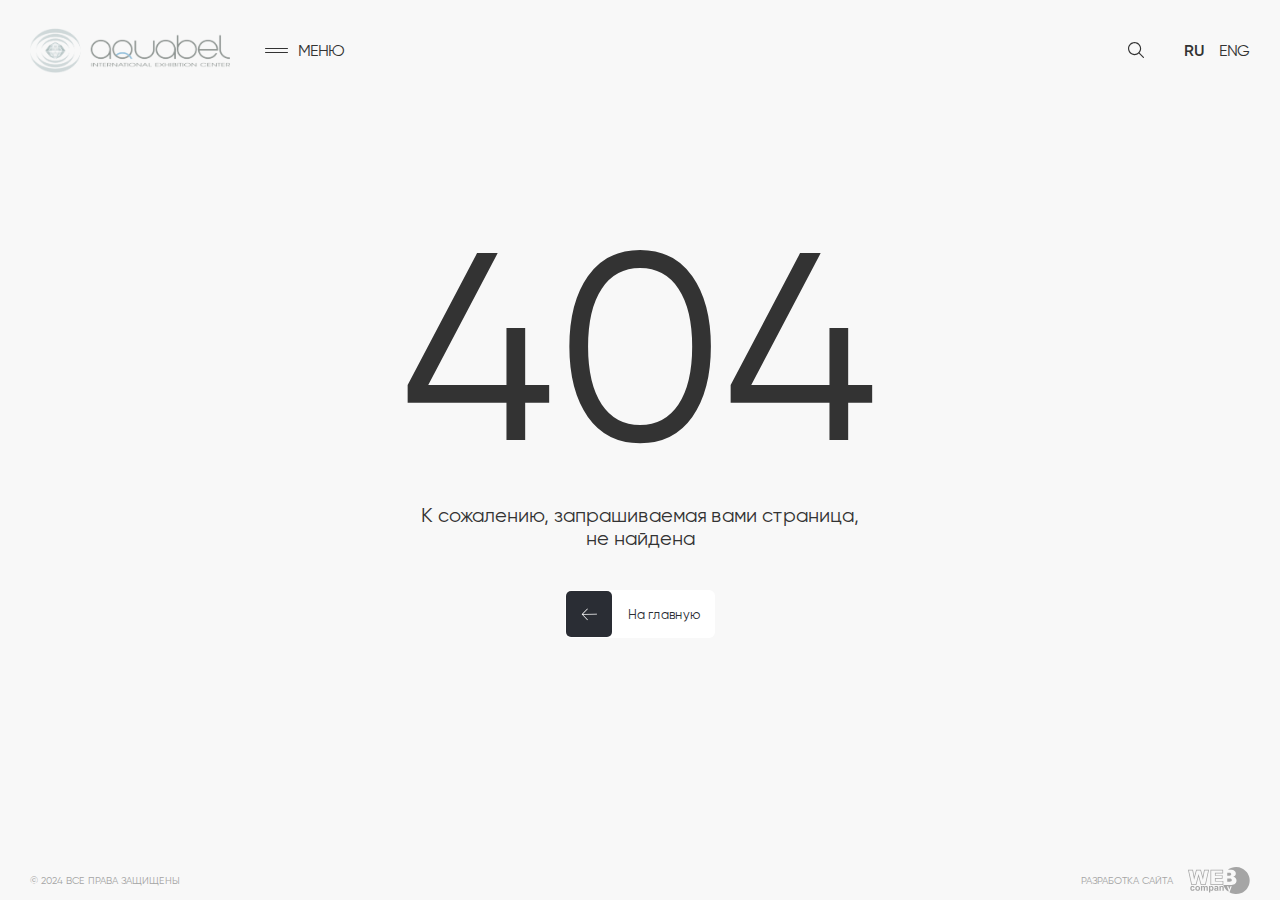
<file: page404.html>
<!DOCTYPE html>
<html lang="en">

<head>
    <meta charset="UTF-8">
    <meta name="viewport" content="width=device-width, initial-scale=1.0">
    <title>404</title>
    <link rel="stylesheet" href="css/main.css">
</head>

<body>
    <div class="d-wrap">
        <div class="outer-bg">
            <header class="header">
                <div class="header__wrapper container">
                    <div class="header__row">
                        <div class="header__col left">
                            <a href="#">
                                <div class="header__logo img-cage">
                                    <img src="images/logo.png" alt="Logo">
                                </div>
                            </a>
                            <div class="btn-wrap">
                                <div class="header__search img-cage">
                                    <img src="images/icon-search.svg" alt="Search">
                                </div>
                                <div class="header__menu">
                                    <div class="cross">
                                        <div class="line"></div>
                                        <div class="line"></div>
                                    </div>
                                    <div class="text">Меню</div>
                                </div>
                            </div>
                        </div>
                        <div class="header__col right">
                            <div class="header__search img-cage">
                                <img src="images/icon-search.svg" alt="Search">
                            </div>
                            <div class="header__lang">
                                <div class="lang selected">RU</div>
                                <div class="lang">EnG</div>
                            </div>
                        </div>
                    </div>
                </div>
            </header>
            <div class="d-main inner-page">
                <div class="page404">
                    <div class="page404__wrapper container">
                        <div class="page404__num">404</div>
                        <div class="page404__text">К сожалению, запрашиваемая вами страница, не найдена</div>
                        <div class="page404__btn">
                            <div class="main-btn">
                                <div class="btn-wrap">
                                    <div class="icon">
                                        <svg width="16" height="13" viewBox="0 0 16 13" fill="none"
                                            xmlns="http://www.w3.org/2000/svg">
                                            <path
                                                d="M6.87035 11.6752L6.37989 12.181L0.704611 6.32876L6.37989 0.476562L6.87035 0.982309L2.03585 5.96752L15.9492 5.72941V6.4519L2.03585 6.69001L6.87035 11.6752Z"
                                                fill="white" />
                                        </svg>
                                    </div>
                                    <div class="text">На главную</div>
                                </div>
                            </div>
                        </div>
                    </div>
                </div>
            </div>
            <footer class="footer">
                <div class="footer__wrapper container">
                    <div class="text">© 2024 Все права защищены</div>
                    <div class="dev-wrap">
                        <p>Разработка сайта</p>
                        <a href="" class="img-cage">
                            <svg width="62" height="28" viewBox="0 0 62 28" fill="none"
                                xmlns="http://www.w3.org/2000/svg">
                                <path
                                    d="M17.7143 17.8795H12.7887L10.536 9.80549L8.29145 17.8795H3.35578L-1.23311e-07 2.76898H4.97204L6.26304 9.59759L8.15205 2.76898H12.912L14.805 9.59355L16.098 2.76898H21.0499L17.7143 17.8795ZM13.3342 17.1609H17.1385L20.1549 3.49161H16.69L14.9343 12.7606L12.3645 3.49161H8.69956L6.13172 12.7767L4.37807 3.49161H0.897029L3.94167 17.165H7.74596L10.534 7.12492L13.3342 17.1609Z"
                                    fill="#A5A5A5" />
                                <path
                                    d="M35.333 17.8752H22.4695V2.76465H35.1168V6.5554H27.6416V8.12984H34.5693V11.7833H27.6497V13.9028H35.327L35.333 17.8752ZM23.1868 17.1566H34.6138V14.6153H26.9365V11.0607H33.8663V8.84035H26.9304V5.83681H34.4057V3.48727H23.1888L23.1868 17.1566Z"
                                    fill="#A5A5A5" />
                                <path
                                    d="M6.6206 20.4453L5.4084 20.6653C5.38401 20.4555 5.28508 20.2614 5.12959 20.1183C4.97019 19.9908 4.76988 19.9255 4.56592 19.9346C4.42737 19.9287 4.28928 19.9541 4.16195 20.009C4.03461 20.0639 3.92132 20.1468 3.83052 20.2515C3.64734 20.4627 3.55575 20.8173 3.55575 21.3152C3.55575 21.867 3.64869 22.2572 3.83456 22.486C3.92392 22.5971 4.03805 22.6858 4.16784 22.7451C4.29763 22.8043 4.43949 22.8324 4.58208 22.8271C4.79201 22.8347 4.99704 22.7626 5.15586 22.6252C5.33215 22.4364 5.4427 22.1956 5.47103 21.9389L6.68323 22.1408C6.59555 22.6311 6.33983 23.0757 5.95995 23.3983C5.54479 23.7003 5.03838 23.8507 4.52551 23.8242C4.2236 23.8384 3.92213 23.7883 3.64105 23.6773C3.35997 23.5663 3.10571 23.3969 2.8951 23.1803C2.49104 22.7511 2.289 22.1563 2.289 21.396C2.289 20.6357 2.49104 20.0375 2.8951 19.6015C3.10919 19.3846 3.36671 19.2153 3.6508 19.1047C3.93489 18.9941 4.23916 18.9447 4.54369 18.9596C5.02233 18.9343 5.49656 19.0623 5.89732 19.325C6.25785 19.6063 6.51271 20.0011 6.6206 20.4453Z"
                                    fill="#A5A5A5" />
                                <path
                                    d="M7.27378 21.3325C7.27552 20.9179 7.37961 20.5103 7.57683 20.1456C7.76829 19.7739 8.06755 19.4686 8.43547 19.2695C8.8159 19.0653 9.24209 18.9611 9.67394 18.9668C9.99464 18.9555 10.3142 19.0106 10.6125 19.1287C10.9109 19.2468 11.1815 19.4254 11.4074 19.6531C11.6311 19.8817 11.8062 20.1531 11.9222 20.4511C12.0382 20.7491 12.0926 21.0674 12.0822 21.387C12.0921 21.7096 12.0367 22.0309 11.9194 22.3316C11.802 22.6323 11.6251 22.9062 11.3993 23.137C11.1767 23.3651 10.9091 23.5446 10.6136 23.6641C10.318 23.7836 10.0008 23.8406 9.68202 23.8314C9.26097 23.8307 8.8459 23.7319 8.46982 23.5427C8.09274 23.3604 7.78301 23.0637 7.58491 22.695C7.36866 22.274 7.26168 21.8055 7.27378 21.3325ZM8.53649 21.3991C8.51085 21.7809 8.62823 22.1586 8.8658 22.4588C8.96668 22.5737 9.09096 22.6658 9.23032 22.7289C9.36969 22.792 9.52093 22.8246 9.67394 22.8246C9.82695 22.8246 9.97819 22.792 10.1176 22.7289C10.2569 22.6658 10.3812 22.5737 10.4821 22.4588C10.7194 22.1547 10.836 21.7737 10.8094 21.389C10.8343 21.01 10.7177 20.6353 10.4821 20.3373C10.3812 20.2224 10.2569 20.1303 10.1176 20.0672C9.97819 20.0041 9.82695 19.9715 9.67394 19.9715C9.52093 19.9715 9.36969 20.0041 9.23032 20.0672C9.09096 20.1303 8.96668 20.2224 8.8658 20.3373C8.62823 20.6375 8.51085 21.0152 8.53649 21.3971V21.3991Z"
                                    fill="#A5A5A5" />
                                <path
                                    d="M12.9518 19.0715H14.0872V19.7074C14.2549 19.4794 14.4735 19.2937 14.7257 19.1651C14.9779 19.0365 15.2567 18.9685 15.5398 18.9666C15.8099 18.9598 16.0772 19.0231 16.3156 19.1503C16.5439 19.2821 16.7307 19.4751 16.855 19.7074C17.0359 19.4788 17.2614 19.2893 17.5177 19.1503C17.7521 19.0279 18.0129 18.9648 18.2774 18.9666C18.5798 18.955 18.8798 19.0247 19.1461 19.1684C19.384 19.3077 19.5704 19.5201 19.6774 19.774C19.7791 20.085 19.8222 20.4121 19.8047 20.7388V23.7141H18.5723V21.0658C18.5723 20.6043 18.5299 20.3062 18.445 20.1716C18.3883 20.0851 18.3096 20.0152 18.2169 19.9691C18.1243 19.923 18.021 19.9023 17.9177 19.9092C17.743 19.9099 17.5728 19.9649 17.4308 20.0667C17.2727 20.1799 17.1568 20.3425 17.1015 20.5289C17.021 20.8432 16.987 21.1676 17.0005 21.4917V23.7262H15.7681V21.1768C15.7823 20.8832 15.7599 20.5889 15.7014 20.3008C15.668 20.1832 15.5971 20.0797 15.4994 20.0061C15.387 19.9361 15.2558 19.9023 15.1236 19.9092C14.9409 19.9071 14.7619 19.9606 14.6104 20.0626C14.4549 20.1692 14.3396 20.3249 14.2832 20.5047C14.2033 20.8177 14.1699 21.1407 14.1842 21.4635V23.7242H12.9518V19.0715Z"
                                    fill="#A5A5A5" />
                                <path
                                    d="M20.9905 19.0704H22.14V19.7547C22.2924 19.5182 22.5005 19.3228 22.7461 19.1854C23.0037 19.0382 23.2959 18.9623 23.5927 18.9654C23.8551 18.9631 24.1148 19.0189 24.353 19.1289C24.5913 19.2388 24.8022 19.4001 24.9705 19.6013C25.3477 20.0251 25.5362 20.6152 25.5362 21.3715C25.5362 22.1493 25.3463 22.7548 24.9665 23.1881C24.7987 23.3916 24.5876 23.5552 24.3485 23.6669C24.1095 23.7787 23.8485 23.8358 23.5846 23.8341C23.3429 23.8373 23.1037 23.7848 22.8856 23.6807C22.6354 23.5462 22.4116 23.3678 22.2249 23.1538V25.4913H20.9925L20.9905 19.0704ZM22.2027 21.319C22.2027 21.8425 22.3064 22.2287 22.5138 22.4776C22.6029 22.5945 22.7178 22.6892 22.8496 22.7543C22.9814 22.8194 23.1264 22.8532 23.2735 22.8531C23.4111 22.855 23.5473 22.825 23.6714 22.7654C23.7955 22.7059 23.9041 22.6184 23.9887 22.5099C24.1786 22.2812 24.2735 21.905 24.2735 21.3816C24.2735 20.8931 24.1752 20.5311 23.9786 20.2956C23.893 20.1843 23.7828 20.0943 23.6567 20.0326C23.5305 19.971 23.3917 19.9394 23.2512 19.9404C23.108 19.938 22.9661 19.9683 22.8362 20.0287C22.7064 20.0892 22.592 20.1784 22.5017 20.2896C22.2848 20.5871 22.181 20.952 22.2087 21.319H22.2027Z"
                                    fill="#A5A5A5" />
                                <path
                                    d="M27.4381 20.4919L26.3188 20.29C26.4085 19.8874 26.6383 19.5297 26.9674 19.2808C27.2745 19.0641 27.7304 18.9558 28.3351 18.9558C28.7543 18.935 29.1731 19.0038 29.5635 19.1576C29.8 19.2588 29.9987 19.4318 30.1312 19.6522C30.2403 19.8527 30.2949 20.22 30.2949 20.7543L30.2807 22.1914C30.2728 22.494 30.2924 22.7967 30.3393 23.0957C30.3869 23.3121 30.4616 23.5217 30.5615 23.7194H29.3493C29.317 23.6374 29.2773 23.5162 29.2301 23.3561C29.2099 23.2834 29.1958 23.235 29.1857 23.2108C28.9909 23.4062 28.7614 23.5636 28.5089 23.675C28.2661 23.7778 28.0048 23.83 27.7412 23.8284C27.3269 23.8515 26.9201 23.7117 26.6077 23.4389C26.4724 23.3154 26.3648 23.1647 26.292 22.9966C26.2193 22.8286 26.1829 22.647 26.1855 22.4639C26.1809 22.2162 26.246 21.9721 26.3734 21.7595C26.4994 21.5528 26.6835 21.3879 26.9027 21.2851C27.2162 21.1495 27.5454 21.0532 27.8826 20.9985C28.2904 20.9346 28.6915 20.8333 29.0806 20.6957V20.5726C29.0899 20.4805 29.079 20.3874 29.0486 20.2999C29.0183 20.2124 28.9692 20.1326 28.9049 20.0659C28.7068 19.9437 28.4738 19.8904 28.2422 19.9146C28.0619 19.9042 27.8828 19.9493 27.729 20.0437C27.5888 20.1602 27.4874 20.3165 27.4381 20.4919ZM29.0867 21.5011C28.8401 21.5762 28.59 21.6388 28.3372 21.6888C28.1037 21.7247 27.8774 21.7969 27.6664 21.9028C27.5929 21.9489 27.5322 22.0129 27.4902 22.0888C27.4481 22.1647 27.426 22.25 27.426 22.3368C27.4267 22.4211 27.4451 22.5043 27.4799 22.5811C27.5147 22.6579 27.5651 22.7267 27.628 22.7829C27.6931 22.8455 27.77 22.8944 27.8544 22.9266C27.9387 22.9589 28.0287 22.9738 28.119 22.9706C28.3493 22.9678 28.5726 22.8906 28.7554 22.7506C28.8958 22.6524 28.9996 22.5104 29.0503 22.3469C29.0919 22.1478 29.1082 21.9444 29.0988 21.7413L29.0867 21.5011Z"
                                    fill="#A5A5A5" />
                                <path
                                    d="M35.75 23.7245H34.5176V21.3487C34.5349 21.0216 34.5084 20.6938 34.4388 20.3737C34.3922 20.2349 34.3023 20.1146 34.1822 20.0306C34.0557 19.9462 33.906 19.9031 33.7539 19.9075C33.549 19.9052 33.3485 19.9665 33.1801 20.0831C33.0146 20.1941 32.8914 20.3577 32.8306 20.5473C32.7511 20.8981 32.7192 21.2579 32.7356 21.6171V23.7245H31.5032V19.0698H32.6488V19.7541C32.901 19.406 33.2635 19.1533 33.6775 19.0368C34.0915 18.9203 34.5327 18.9468 34.9297 19.1122C35.1296 19.1914 35.3056 19.3207 35.4409 19.4876C35.5567 19.6409 35.6386 19.8171 35.6813 20.0044C35.7341 20.2769 35.7571 20.5544 35.75 20.8319V23.7245Z"
                                    fill="#A5A5A5" />
                                <path
                                    d="M43.3109 14.2111C43.4743 14.0694 43.6036 13.8927 43.6893 13.6943C43.775 13.4958 43.8148 13.2806 43.8058 13.0646C43.8127 12.8601 43.7721 12.6567 43.6873 12.4704C43.6025 12.2842 43.4757 12.12 43.3169 11.9907C42.991 11.7216 42.4199 11.587 41.6037 11.587H39.2338V14.641H41.6118C42.4145 14.6383 42.9809 14.495 43.3109 14.2111Z"
                                    fill="#A5A5A5" />
                                <path
                                    d="M42.7815 8.33543C42.9283 8.19697 43.0426 8.02783 43.1163 7.8401C43.19 7.65237 43.2212 7.45068 43.2078 7.24947C43.2183 7.05696 43.1854 6.86455 43.1117 6.6864C43.0379 6.50825 42.9251 6.34888 42.7815 6.22003C42.4973 5.97378 42.0017 5.85065 41.2946 5.85065H39.2338V8.71087H41.2542C41.9801 8.71356 42.4893 8.58841 42.7815 8.33543Z"
                                    fill="#A5A5A5" />
                                <path
                                    d="M48.1243 1.58205e-05C45.1409 -0.00457863 42.2403 0.980103 39.8773 2.79968H43.2654C44.72 2.79968 45.8373 3.15965 46.6171 3.87958C46.9931 4.21504 47.2921 4.6277 47.4936 5.0893C47.6952 5.55091 47.7945 6.05058 47.7849 6.5541C47.8027 7.39566 47.5051 8.21349 46.9505 8.84712C46.506 9.31979 45.9452 9.66777 45.3241 9.85638C46.4084 10.1174 47.2064 10.5649 47.7182 11.1987C48.2461 11.8818 48.5177 12.7282 48.4859 13.5906C48.4972 14.3299 48.3088 15.0586 47.9404 15.6999C47.5833 16.3175 47.068 16.8289 46.4474 17.1815C45.8937 17.4558 45.2934 17.6236 44.6776 17.6761C43.9852 17.7791 43.2879 17.8465 42.5886 17.8779H35.3154C36.2486 20.6094 38.0302 22.972 40.4006 24.6217C40.5487 24.4317 40.656 24.2132 40.7157 23.9799L38.9439 19.3131H40.2551L41.3703 22.6174L42.4573 19.3131H43.7341L42.0895 23.7921L41.7946 24.5995C41.7137 24.817 41.6101 25.0254 41.4855 25.2212L41.443 25.2798C43.245 26.3037 45.2583 26.9004 47.3277 27.0239C49.397 27.1474 51.4671 26.7944 53.3783 25.9921C55.2895 25.1899 56.9907 23.9597 58.3507 22.3966C59.7108 20.8335 60.6933 18.9792 61.2226 16.9767C61.7518 14.9742 61.8136 12.877 61.4033 10.8468C60.9929 8.81665 60.1213 6.90778 58.8557 5.26741C57.5901 3.62705 55.9643 2.29903 54.1036 1.38576C52.243 0.472496 50.1973 -0.0016071 48.1243 1.58205e-05Z"
                                    fill="#A5A5A5" />
                            </svg>
                        </a>
                    </div>
                </div>
            </footer>
            <div class="popups">
                <div class="popup-item popup-menu menu">
                    <div class="menu__wrap">
                        <div class="menu__row">
                            <div class="menu__col left">
                                <div class="menu__list">
                                    <div class="list-item">
                                        <div class="text">
                                            <a href="">Главная</a>
                                        </div>
                                    </div>
                                    <div class="list-item" data-item="menu-1">
                                        <div class="text">О компании</div>
                                        <div class="num">2</div>
                                    </div>
                                    <div class="list-item" data-item="menu-2">
                                        <div class="text">Аренда</div>
                                        <div class="num">4</div>
                                    </div>
                                    <div class="list-item">
                                        <div class="text"><a href="">Реклама и мероприятия</a></div>
                                    </div>
                                    <div class="list-item">
                                        <div class="text"><a href="">Для прессы</a></div>
                                    </div>
                                    <div class="list-item">
                                        <div class="text"><a href="">Контакты</a></div>
                                    </div>
                                </div>
                                <div class="menu__lang">
                                    <a href="" class="lang selected">RU</a>
                                    <a href="" class="lang">EnG</a>
                                </div>
                                <div class="footer">
                                    <div class="footer__wrapper container">
                                        <div class="text">© 2024 Все права защищены</div>
                                        <div class="dev-wrap">
                                            <p>Разработка сайта</p>
                                            <a href="" class="img-cage">
                                                <svg width="62" height="28" viewBox="0 0 62 28" fill="none"
                                                    xmlns="http://www.w3.org/2000/svg">
                                                    <path
                                                        d="M17.7143 17.8795H12.7887L10.536 9.80549L8.29145 17.8795H3.35578L-1.23311e-07 2.76898H4.97204L6.26304 9.59759L8.15205 2.76898H12.912L14.805 9.59355L16.098 2.76898H21.0499L17.7143 17.8795ZM13.3342 17.1609H17.1385L20.1549 3.49161H16.69L14.9343 12.7606L12.3645 3.49161H8.69956L6.13172 12.7767L4.37807 3.49161H0.897029L3.94167 17.165H7.74596L10.534 7.12492L13.3342 17.1609Z"
                                                        fill="#A5A5A5" />
                                                    <path
                                                        d="M35.333 17.8752H22.4695V2.76465H35.1168V6.5554H27.6416V8.12984H34.5693V11.7833H27.6497V13.9028H35.327L35.333 17.8752ZM23.1868 17.1566H34.6138V14.6153H26.9365V11.0607H33.8663V8.84035H26.9304V5.83681H34.4057V3.48727H23.1888L23.1868 17.1566Z"
                                                        fill="#A5A5A5" />
                                                    <path
                                                        d="M6.6206 20.4453L5.4084 20.6653C5.38401 20.4555 5.28508 20.2614 5.12959 20.1183C4.97019 19.9908 4.76988 19.9255 4.56592 19.9346C4.42737 19.9287 4.28928 19.9541 4.16195 20.009C4.03461 20.0639 3.92132 20.1468 3.83052 20.2515C3.64734 20.4627 3.55575 20.8173 3.55575 21.3152C3.55575 21.867 3.64869 22.2572 3.83456 22.486C3.92392 22.5971 4.03805 22.6858 4.16784 22.7451C4.29763 22.8043 4.43949 22.8324 4.58208 22.8271C4.79201 22.8347 4.99704 22.7626 5.15586 22.6252C5.33215 22.4364 5.4427 22.1956 5.47103 21.9389L6.68323 22.1408C6.59555 22.6311 6.33983 23.0757 5.95995 23.3983C5.54479 23.7003 5.03838 23.8507 4.52551 23.8242C4.2236 23.8384 3.92213 23.7883 3.64105 23.6773C3.35997 23.5663 3.10571 23.3969 2.8951 23.1803C2.49104 22.7511 2.289 22.1563 2.289 21.396C2.289 20.6357 2.49104 20.0375 2.8951 19.6015C3.10919 19.3846 3.36671 19.2153 3.6508 19.1047C3.93489 18.9941 4.23916 18.9447 4.54369 18.9596C5.02233 18.9343 5.49656 19.0623 5.89732 19.325C6.25785 19.6063 6.51271 20.0011 6.6206 20.4453Z"
                                                        fill="#A5A5A5" />
                                                    <path
                                                        d="M7.27378 21.3325C7.27552 20.9179 7.37961 20.5103 7.57683 20.1456C7.76829 19.7739 8.06755 19.4686 8.43547 19.2695C8.8159 19.0653 9.24209 18.9611 9.67394 18.9668C9.99464 18.9555 10.3142 19.0106 10.6125 19.1287C10.9109 19.2468 11.1815 19.4254 11.4074 19.6531C11.6311 19.8817 11.8062 20.1531 11.9222 20.4511C12.0382 20.7491 12.0926 21.0674 12.0822 21.387C12.0921 21.7096 12.0367 22.0309 11.9194 22.3316C11.802 22.6323 11.6251 22.9062 11.3993 23.137C11.1767 23.3651 10.9091 23.5446 10.6136 23.6641C10.318 23.7836 10.0008 23.8406 9.68202 23.8314C9.26097 23.8307 8.8459 23.7319 8.46982 23.5427C8.09274 23.3604 7.78301 23.0637 7.58491 22.695C7.36866 22.274 7.26168 21.8055 7.27378 21.3325ZM8.53649 21.3991C8.51085 21.7809 8.62823 22.1586 8.8658 22.4588C8.96668 22.5737 9.09096 22.6658 9.23032 22.7289C9.36969 22.792 9.52093 22.8246 9.67394 22.8246C9.82695 22.8246 9.97819 22.792 10.1176 22.7289C10.2569 22.6658 10.3812 22.5737 10.4821 22.4588C10.7194 22.1547 10.836 21.7737 10.8094 21.389C10.8343 21.01 10.7177 20.6353 10.4821 20.3373C10.3812 20.2224 10.2569 20.1303 10.1176 20.0672C9.97819 20.0041 9.82695 19.9715 9.67394 19.9715C9.52093 19.9715 9.36969 20.0041 9.23032 20.0672C9.09096 20.1303 8.96668 20.2224 8.8658 20.3373C8.62823 20.6375 8.51085 21.0152 8.53649 21.3971V21.3991Z"
                                                        fill="#A5A5A5" />
                                                    <path
                                                        d="M12.9518 19.0715H14.0872V19.7074C14.2549 19.4794 14.4735 19.2937 14.7257 19.1651C14.9779 19.0365 15.2567 18.9685 15.5398 18.9666C15.8099 18.9598 16.0772 19.0231 16.3156 19.1503C16.5439 19.2821 16.7307 19.4751 16.855 19.7074C17.0359 19.4788 17.2614 19.2893 17.5177 19.1503C17.7521 19.0279 18.0129 18.9648 18.2774 18.9666C18.5798 18.955 18.8798 19.0247 19.1461 19.1684C19.384 19.3077 19.5704 19.5201 19.6774 19.774C19.7791 20.085 19.8222 20.4121 19.8047 20.7388V23.7141H18.5723V21.0658C18.5723 20.6043 18.5299 20.3062 18.445 20.1716C18.3883 20.0851 18.3096 20.0152 18.2169 19.9691C18.1243 19.923 18.021 19.9023 17.9177 19.9092C17.743 19.9099 17.5728 19.9649 17.4308 20.0667C17.2727 20.1799 17.1568 20.3425 17.1015 20.5289C17.021 20.8432 16.987 21.1676 17.0005 21.4917V23.7262H15.7681V21.1768C15.7823 20.8832 15.7599 20.5889 15.7014 20.3008C15.668 20.1832 15.5971 20.0797 15.4994 20.0061C15.387 19.9361 15.2558 19.9023 15.1236 19.9092C14.9409 19.9071 14.7619 19.9606 14.6104 20.0626C14.4549 20.1692 14.3396 20.3249 14.2832 20.5047C14.2033 20.8177 14.1699 21.1407 14.1842 21.4635V23.7242H12.9518V19.0715Z"
                                                        fill="#A5A5A5" />
                                                    <path
                                                        d="M20.9905 19.0704H22.14V19.7547C22.2924 19.5182 22.5005 19.3228 22.7461 19.1854C23.0037 19.0382 23.2959 18.9623 23.5927 18.9654C23.8551 18.9631 24.1148 19.0189 24.353 19.1289C24.5913 19.2388 24.8022 19.4001 24.9705 19.6013C25.3477 20.0251 25.5362 20.6152 25.5362 21.3715C25.5362 22.1493 25.3463 22.7548 24.9665 23.1881C24.7987 23.3916 24.5876 23.5552 24.3485 23.6669C24.1095 23.7787 23.8485 23.8358 23.5846 23.8341C23.3429 23.8373 23.1037 23.7848 22.8856 23.6807C22.6354 23.5462 22.4116 23.3678 22.2249 23.1538V25.4913H20.9925L20.9905 19.0704ZM22.2027 21.319C22.2027 21.8425 22.3064 22.2287 22.5138 22.4776C22.6029 22.5945 22.7178 22.6892 22.8496 22.7543C22.9814 22.8194 23.1264 22.8532 23.2735 22.8531C23.4111 22.855 23.5473 22.825 23.6714 22.7654C23.7955 22.7059 23.9041 22.6184 23.9887 22.5099C24.1786 22.2812 24.2735 21.905 24.2735 21.3816C24.2735 20.8931 24.1752 20.5311 23.9786 20.2956C23.893 20.1843 23.7828 20.0943 23.6567 20.0326C23.5305 19.971 23.3917 19.9394 23.2512 19.9404C23.108 19.938 22.9661 19.9683 22.8362 20.0287C22.7064 20.0892 22.592 20.1784 22.5017 20.2896C22.2848 20.5871 22.181 20.952 22.2087 21.319H22.2027Z"
                                                        fill="#A5A5A5" />
                                                    <path
                                                        d="M27.4381 20.4919L26.3188 20.29C26.4085 19.8874 26.6383 19.5297 26.9674 19.2808C27.2745 19.0641 27.7304 18.9558 28.3351 18.9558C28.7543 18.935 29.1731 19.0038 29.5635 19.1576C29.8 19.2588 29.9987 19.4318 30.1312 19.6522C30.2403 19.8527 30.2949 20.22 30.2949 20.7543L30.2807 22.1914C30.2728 22.494 30.2924 22.7967 30.3393 23.0957C30.3869 23.3121 30.4616 23.5217 30.5615 23.7194H29.3493C29.317 23.6374 29.2773 23.5162 29.2301 23.3561C29.2099 23.2834 29.1958 23.235 29.1857 23.2108C28.9909 23.4062 28.7614 23.5636 28.5089 23.675C28.2661 23.7778 28.0048 23.83 27.7412 23.8284C27.3269 23.8515 26.9201 23.7117 26.6077 23.4389C26.4724 23.3154 26.3648 23.1647 26.292 22.9966C26.2193 22.8286 26.1829 22.647 26.1855 22.4639C26.1809 22.2162 26.246 21.9721 26.3734 21.7595C26.4994 21.5528 26.6835 21.3879 26.9027 21.2851C27.2162 21.1495 27.5454 21.0532 27.8826 20.9985C28.2904 20.9346 28.6915 20.8333 29.0806 20.6957V20.5726C29.0899 20.4805 29.079 20.3874 29.0486 20.2999C29.0183 20.2124 28.9692 20.1326 28.9049 20.0659C28.7068 19.9437 28.4738 19.8904 28.2422 19.9146C28.0619 19.9042 27.8828 19.9493 27.729 20.0437C27.5888 20.1602 27.4874 20.3165 27.4381 20.4919ZM29.0867 21.5011C28.8401 21.5762 28.59 21.6388 28.3372 21.6888C28.1037 21.7247 27.8774 21.7969 27.6664 21.9028C27.5929 21.9489 27.5322 22.0129 27.4902 22.0888C27.4481 22.1647 27.426 22.25 27.426 22.3368C27.4267 22.4211 27.4451 22.5043 27.4799 22.5811C27.5147 22.6579 27.5651 22.7267 27.628 22.7829C27.6931 22.8455 27.77 22.8944 27.8544 22.9266C27.9387 22.9589 28.0287 22.9738 28.119 22.9706C28.3493 22.9678 28.5726 22.8906 28.7554 22.7506C28.8958 22.6524 28.9996 22.5104 29.0503 22.3469C29.0919 22.1478 29.1082 21.9444 29.0988 21.7413L29.0867 21.5011Z"
                                                        fill="#A5A5A5" />
                                                    <path
                                                        d="M35.75 23.7245H34.5176V21.3487C34.5349 21.0216 34.5084 20.6938 34.4388 20.3737C34.3922 20.2349 34.3023 20.1146 34.1822 20.0306C34.0557 19.9462 33.906 19.9031 33.7539 19.9075C33.549 19.9052 33.3485 19.9665 33.1801 20.0831C33.0146 20.1941 32.8914 20.3577 32.8306 20.5473C32.7511 20.8981 32.7192 21.2579 32.7356 21.6171V23.7245H31.5032V19.0698H32.6488V19.7541C32.901 19.406 33.2635 19.1533 33.6775 19.0368C34.0915 18.9203 34.5327 18.9468 34.9297 19.1122C35.1296 19.1914 35.3056 19.3207 35.4409 19.4876C35.5567 19.6409 35.6386 19.8171 35.6813 20.0044C35.7341 20.2769 35.7571 20.5544 35.75 20.8319V23.7245Z"
                                                        fill="#A5A5A5" />
                                                    <path
                                                        d="M43.3109 14.2111C43.4743 14.0694 43.6036 13.8927 43.6893 13.6943C43.775 13.4958 43.8148 13.2806 43.8058 13.0646C43.8127 12.8601 43.7721 12.6567 43.6873 12.4704C43.6025 12.2842 43.4757 12.12 43.3169 11.9907C42.991 11.7216 42.4199 11.587 41.6037 11.587H39.2338V14.641H41.6118C42.4145 14.6383 42.9809 14.495 43.3109 14.2111Z"
                                                        fill="#A5A5A5" />
                                                    <path
                                                        d="M42.7815 8.33543C42.9283 8.19697 43.0426 8.02783 43.1163 7.8401C43.19 7.65237 43.2212 7.45068 43.2078 7.24947C43.2183 7.05696 43.1854 6.86455 43.1117 6.6864C43.0379 6.50825 42.9251 6.34888 42.7815 6.22003C42.4973 5.97378 42.0017 5.85065 41.2946 5.85065H39.2338V8.71087H41.2542C41.9801 8.71356 42.4893 8.58841 42.7815 8.33543Z"
                                                        fill="#A5A5A5" />
                                                    <path
                                                        d="M48.1243 1.58205e-05C45.1409 -0.00457863 42.2403 0.980103 39.8773 2.79968H43.2654C44.72 2.79968 45.8373 3.15965 46.6171 3.87958C46.9931 4.21504 47.2921 4.6277 47.4936 5.0893C47.6952 5.55091 47.7945 6.05058 47.7849 6.5541C47.8027 7.39566 47.5051 8.21349 46.9505 8.84712C46.506 9.31979 45.9452 9.66777 45.3241 9.85638C46.4084 10.1174 47.2064 10.5649 47.7182 11.1987C48.2461 11.8818 48.5177 12.7282 48.4859 13.5906C48.4972 14.3299 48.3088 15.0586 47.9404 15.6999C47.5833 16.3175 47.068 16.8289 46.4474 17.1815C45.8937 17.4558 45.2934 17.6236 44.6776 17.6761C43.9852 17.7791 43.2879 17.8465 42.5886 17.8779H35.3154C36.2486 20.6094 38.0302 22.972 40.4006 24.6217C40.5487 24.4317 40.656 24.2132 40.7157 23.9799L38.9439 19.3131H40.2551L41.3703 22.6174L42.4573 19.3131H43.7341L42.0895 23.7921L41.7946 24.5995C41.7137 24.817 41.6101 25.0254 41.4855 25.2212L41.443 25.2798C43.245 26.3037 45.2583 26.9004 47.3277 27.0239C49.397 27.1474 51.4671 26.7944 53.3783 25.9921C55.2895 25.1899 56.9907 23.9597 58.3507 22.3966C59.7108 20.8335 60.6933 18.9792 61.2226 16.9767C61.7518 14.9742 61.8136 12.877 61.4033 10.8468C60.9929 8.81665 60.1213 6.90778 58.8557 5.26741C57.5901 3.62705 55.9643 2.29903 54.1036 1.38576C52.243 0.472496 50.1973 -0.0016071 48.1243 1.58205e-05Z"
                                                        fill="#A5A5A5" />
                                                </svg>
                                            </a>
                                        </div>
                                    </div>
                                </div>
                            </div>
                            <div class="menu__col right">
                                <div class="menu__items" data-item="menu-2">
                                    <div class="item">
                                        <div class="text"><a href="">ТРЦ EXPOBEL</a></div>
                                    </div>
                                    <div class="item d-accordion" data-accordion="group1">
                                        <div class="accordion-head">
                                            <div class="text">Рыночные комплексы</div>
                                            <div class="arrow"></div>
                                        </div>
                                        <div class="accordion-body">
                                            <div class="body-items">
                                                <a href="">Блок рынок</a>
                                                <a href="">Оптово-розничная база овощей и фруктов</a>
                                                <a href="">Автомобильный</a>
                                                <a href="">Строительный</a>
                                                <a href="">Открытая площадка</a>
                                            </div>
                                        </div>
                                    </div>
                                    <div class="item d-accordion" data-accordion="group1">
                                        <div class="accordion-head">
                                            <div class="text">Офисная недвижимость</div>
                                            <div class="arrow"></div>
                                        </div>
                                        <div class="accordion-body">
                                            <div class="body-items">
                                                <a href="">Блок рынок</a>
                                                <a href="">Оптово-розничная база овощей и фруктов</a>
                                            </div>
                                        </div>
                                    </div>
                                    <div class="item d-accordion" data-accordion="group1">
                                        <div class="accordion-head">
                                            <div class="text">Складская недвижимость</div>
                                            <div class="arrow"></div>
                                        </div>
                                        <div class="accordion-body">
                                            <div class="body-items">
                                                <a href="">Автомобильный</a>
                                                <a href="">Строительный</a>
                                                <a href="">Открытая площадка</a>
                                            </div>
                                        </div>
                                    </div>
                                </div>
                                <div class="menu__items" data-item="menu-1">
                                    <div class="item">
                                        <div class="text"><a href="">2 пункта в меню</a></div>
                                    </div>
                                    <div class="item d-accordion">
                                        <div class="accordion-head">
                                            <div class="text">Выпадающий список</div>
                                            <div class="arrow"></div>
                                        </div>
                                        <div class="accordion-body">
                                            <div class="body-items">
                                                <a href="">Блок рынок</a>
                                                <a href="">Оптово-розничная база овощей и фруктов</a>
                                                <a href="">Автомобильный</a>
                                                <a href="">Строительный</a>
                                                <a href="">Открытая площадка</a>
                                            </div>
                                        </div>
                                    </div>
                                </div>
                            </div>
                        </div>
                    </div>
                </div>
                <div class="popup-item popup-search search">
                    <div class="search__wrap">
                        <div class="search__close">
                            <svg width="15" height="16" viewBox="0 0 15 16" fill="none"
                                xmlns="http://www.w3.org/2000/svg">
                                <path
                                    d="M8.64758 8.00015L14.4265 2.22121C14.7856 1.86248 14.7856 1.28042 14.4265 0.921684C14.0675 0.562645 13.486 0.562645 13.127 0.921684L7.34805 6.70062L1.56881 0.921684C1.20977 0.562645 0.628319 0.562645 0.26928 0.921684C-0.0897598 1.28042 -0.0897598 1.86248 0.26928 2.22121L6.04853 8.00015L0.26928 13.7791C-0.0897598 14.1378 -0.0897598 14.7199 0.26928 15.0786C0.448799 15.2578 0.684074 15.3476 0.919043 15.3476C1.15401 15.3476 1.38929 15.2578 1.56881 15.0783L7.34805 9.29937L13.127 15.0783C13.3065 15.2578 13.5418 15.3476 13.7768 15.3476C14.0117 15.3476 14.247 15.2578 14.4265 15.0783C14.7856 14.7196 14.7856 14.1375 14.4265 13.7788L8.64758 8.00015Z"
                                    fill="white" fill-opacity="0.6" />
                            </svg>
                        </div>
                        <div class="search__title">Поиск</div>
                        <form class="search__form form">
                            <div class="form-item d-select">
                                <select>
                                    <option data-role="placeholder">Тип помещения</option>
                                    <option value="wholesale">Оптово-розничная база овощей и фруктов</option>
                                    <option value="office">Офисное помещение</option>
                                </select>
                            </div>
                            <div class="form-item d-select">
                                <select>
                                    <option data-role="placeholder">Площадь помещения</option>
                                    <option value="">5-15 м2</span>
                                    </option>
                                    <option value="">16-25 м2</option>
                                    <option value="">26-35 м2</option>
                                    <option value="">36-45 м2</option>
                                    <option value="">46-55 м2</option>
                                    <option value="">56-65 м2</option>
                                    <option value="">66-75 м2</option>
                                    <option value="">76-85 м2</option>
                                </select>
                            </div>
                            <a class="form-item form__btn">
                                <div class="btn-wrap">
                                    <div class="text">Найти</div>
                                    <div class="icon">
                                        <svg width="12" height="12" viewBox="0 0 12 12" fill="none"
                                            xmlns="http://www.w3.org/2000/svg">
                                            <path
                                                d="M11.1382 9.07866L11.8426 9.08947L11.7175 0.938309L3.56634 0.813208L3.57715 1.51763L10.5207 1.6242L0.514127 11.2941L1.02501 11.8049L11.0316 2.13508L11.1382 9.07866Z"
                                                fill="#fff" />
                                        </svg>
                                    </div>
                                </div>
                            </a>
                        </form>
                        <div class="footer">
                            <div class="footer__wrapper container">
                                <div class="text">© 2024 Все права защищены</div>
                                <div class="dev-wrap">
                                    <p>Разработка сайта</p>
                                    <a href="" class="img-cage">
                                        <svg width="62" height="28" viewBox="0 0 62 28" fill="none"
                                            xmlns="http://www.w3.org/2000/svg">
                                            <path
                                                d="M17.7143 17.8795H12.7887L10.536 9.80549L8.29145 17.8795H3.35578L-1.23311e-07 2.76898H4.97204L6.26304 9.59759L8.15205 2.76898H12.912L14.805 9.59355L16.098 2.76898H21.0499L17.7143 17.8795ZM13.3342 17.1609H17.1385L20.1549 3.49161H16.69L14.9343 12.7606L12.3645 3.49161H8.69956L6.13172 12.7767L4.37807 3.49161H0.897029L3.94167 17.165H7.74596L10.534 7.12492L13.3342 17.1609Z"
                                                fill="#A5A5A5" />
                                            <path
                                                d="M35.333 17.8752H22.4695V2.76465H35.1168V6.5554H27.6416V8.12984H34.5693V11.7833H27.6497V13.9028H35.327L35.333 17.8752ZM23.1868 17.1566H34.6138V14.6153H26.9365V11.0607H33.8663V8.84035H26.9304V5.83681H34.4057V3.48727H23.1888L23.1868 17.1566Z"
                                                fill="#A5A5A5" />
                                            <path
                                                d="M6.6206 20.4453L5.4084 20.6653C5.38401 20.4555 5.28508 20.2614 5.12959 20.1183C4.97019 19.9908 4.76988 19.9255 4.56592 19.9346C4.42737 19.9287 4.28928 19.9541 4.16195 20.009C4.03461 20.0639 3.92132 20.1468 3.83052 20.2515C3.64734 20.4627 3.55575 20.8173 3.55575 21.3152C3.55575 21.867 3.64869 22.2572 3.83456 22.486C3.92392 22.5971 4.03805 22.6858 4.16784 22.7451C4.29763 22.8043 4.43949 22.8324 4.58208 22.8271C4.79201 22.8347 4.99704 22.7626 5.15586 22.6252C5.33215 22.4364 5.4427 22.1956 5.47103 21.9389L6.68323 22.1408C6.59555 22.6311 6.33983 23.0757 5.95995 23.3983C5.54479 23.7003 5.03838 23.8507 4.52551 23.8242C4.2236 23.8384 3.92213 23.7883 3.64105 23.6773C3.35997 23.5663 3.10571 23.3969 2.8951 23.1803C2.49104 22.7511 2.289 22.1563 2.289 21.396C2.289 20.6357 2.49104 20.0375 2.8951 19.6015C3.10919 19.3846 3.36671 19.2153 3.6508 19.1047C3.93489 18.9941 4.23916 18.9447 4.54369 18.9596C5.02233 18.9343 5.49656 19.0623 5.89732 19.325C6.25785 19.6063 6.51271 20.0011 6.6206 20.4453Z"
                                                fill="#A5A5A5" />
                                            <path
                                                d="M7.27378 21.3325C7.27552 20.9179 7.37961 20.5103 7.57683 20.1456C7.76829 19.7739 8.06755 19.4686 8.43547 19.2695C8.8159 19.0653 9.24209 18.9611 9.67394 18.9668C9.99464 18.9555 10.3142 19.0106 10.6125 19.1287C10.9109 19.2468 11.1815 19.4254 11.4074 19.6531C11.6311 19.8817 11.8062 20.1531 11.9222 20.4511C12.0382 20.7491 12.0926 21.0674 12.0822 21.387C12.0921 21.7096 12.0367 22.0309 11.9194 22.3316C11.802 22.6323 11.6251 22.9062 11.3993 23.137C11.1767 23.3651 10.9091 23.5446 10.6136 23.6641C10.318 23.7836 10.0008 23.8406 9.68202 23.8314C9.26097 23.8307 8.8459 23.7319 8.46982 23.5427C8.09274 23.3604 7.78301 23.0637 7.58491 22.695C7.36866 22.274 7.26168 21.8055 7.27378 21.3325ZM8.53649 21.3991C8.51085 21.7809 8.62823 22.1586 8.8658 22.4588C8.96668 22.5737 9.09096 22.6658 9.23032 22.7289C9.36969 22.792 9.52093 22.8246 9.67394 22.8246C9.82695 22.8246 9.97819 22.792 10.1176 22.7289C10.2569 22.6658 10.3812 22.5737 10.4821 22.4588C10.7194 22.1547 10.836 21.7737 10.8094 21.389C10.8343 21.01 10.7177 20.6353 10.4821 20.3373C10.3812 20.2224 10.2569 20.1303 10.1176 20.0672C9.97819 20.0041 9.82695 19.9715 9.67394 19.9715C9.52093 19.9715 9.36969 20.0041 9.23032 20.0672C9.09096 20.1303 8.96668 20.2224 8.8658 20.3373C8.62823 20.6375 8.51085 21.0152 8.53649 21.3971V21.3991Z"
                                                fill="#A5A5A5" />
                                            <path
                                                d="M12.9518 19.0715H14.0872V19.7074C14.2549 19.4794 14.4735 19.2937 14.7257 19.1651C14.9779 19.0365 15.2567 18.9685 15.5398 18.9666C15.8099 18.9598 16.0772 19.0231 16.3156 19.1503C16.5439 19.2821 16.7307 19.4751 16.855 19.7074C17.0359 19.4788 17.2614 19.2893 17.5177 19.1503C17.7521 19.0279 18.0129 18.9648 18.2774 18.9666C18.5798 18.955 18.8798 19.0247 19.1461 19.1684C19.384 19.3077 19.5704 19.5201 19.6774 19.774C19.7791 20.085 19.8222 20.4121 19.8047 20.7388V23.7141H18.5723V21.0658C18.5723 20.6043 18.5299 20.3062 18.445 20.1716C18.3883 20.0851 18.3096 20.0152 18.2169 19.9691C18.1243 19.923 18.021 19.9023 17.9177 19.9092C17.743 19.9099 17.5728 19.9649 17.4308 20.0667C17.2727 20.1799 17.1568 20.3425 17.1015 20.5289C17.021 20.8432 16.987 21.1676 17.0005 21.4917V23.7262H15.7681V21.1768C15.7823 20.8832 15.7599 20.5889 15.7014 20.3008C15.668 20.1832 15.5971 20.0797 15.4994 20.0061C15.387 19.9361 15.2558 19.9023 15.1236 19.9092C14.9409 19.9071 14.7619 19.9606 14.6104 20.0626C14.4549 20.1692 14.3396 20.3249 14.2832 20.5047C14.2033 20.8177 14.1699 21.1407 14.1842 21.4635V23.7242H12.9518V19.0715Z"
                                                fill="#A5A5A5" />
                                            <path
                                                d="M20.9905 19.0704H22.14V19.7547C22.2924 19.5182 22.5005 19.3228 22.7461 19.1854C23.0037 19.0382 23.2959 18.9623 23.5927 18.9654C23.8551 18.9631 24.1148 19.0189 24.353 19.1289C24.5913 19.2388 24.8022 19.4001 24.9705 19.6013C25.3477 20.0251 25.5362 20.6152 25.5362 21.3715C25.5362 22.1493 25.3463 22.7548 24.9665 23.1881C24.7987 23.3916 24.5876 23.5552 24.3485 23.6669C24.1095 23.7787 23.8485 23.8358 23.5846 23.8341C23.3429 23.8373 23.1037 23.7848 22.8856 23.6807C22.6354 23.5462 22.4116 23.3678 22.2249 23.1538V25.4913H20.9925L20.9905 19.0704ZM22.2027 21.319C22.2027 21.8425 22.3064 22.2287 22.5138 22.4776C22.6029 22.5945 22.7178 22.6892 22.8496 22.7543C22.9814 22.8194 23.1264 22.8532 23.2735 22.8531C23.4111 22.855 23.5473 22.825 23.6714 22.7654C23.7955 22.7059 23.9041 22.6184 23.9887 22.5099C24.1786 22.2812 24.2735 21.905 24.2735 21.3816C24.2735 20.8931 24.1752 20.5311 23.9786 20.2956C23.893 20.1843 23.7828 20.0943 23.6567 20.0326C23.5305 19.971 23.3917 19.9394 23.2512 19.9404C23.108 19.938 22.9661 19.9683 22.8362 20.0287C22.7064 20.0892 22.592 20.1784 22.5017 20.2896C22.2848 20.5871 22.181 20.952 22.2087 21.319H22.2027Z"
                                                fill="#A5A5A5" />
                                            <path
                                                d="M27.4381 20.4919L26.3188 20.29C26.4085 19.8874 26.6383 19.5297 26.9674 19.2808C27.2745 19.0641 27.7304 18.9558 28.3351 18.9558C28.7543 18.935 29.1731 19.0038 29.5635 19.1576C29.8 19.2588 29.9987 19.4318 30.1312 19.6522C30.2403 19.8527 30.2949 20.22 30.2949 20.7543L30.2807 22.1914C30.2728 22.494 30.2924 22.7967 30.3393 23.0957C30.3869 23.3121 30.4616 23.5217 30.5615 23.7194H29.3493C29.317 23.6374 29.2773 23.5162 29.2301 23.3561C29.2099 23.2834 29.1958 23.235 29.1857 23.2108C28.9909 23.4062 28.7614 23.5636 28.5089 23.675C28.2661 23.7778 28.0048 23.83 27.7412 23.8284C27.3269 23.8515 26.9201 23.7117 26.6077 23.4389C26.4724 23.3154 26.3648 23.1647 26.292 22.9966C26.2193 22.8286 26.1829 22.647 26.1855 22.4639C26.1809 22.2162 26.246 21.9721 26.3734 21.7595C26.4994 21.5528 26.6835 21.3879 26.9027 21.2851C27.2162 21.1495 27.5454 21.0532 27.8826 20.9985C28.2904 20.9346 28.6915 20.8333 29.0806 20.6957V20.5726C29.0899 20.4805 29.079 20.3874 29.0486 20.2999C29.0183 20.2124 28.9692 20.1326 28.9049 20.0659C28.7068 19.9437 28.4738 19.8904 28.2422 19.9146C28.0619 19.9042 27.8828 19.9493 27.729 20.0437C27.5888 20.1602 27.4874 20.3165 27.4381 20.4919ZM29.0867 21.5011C28.8401 21.5762 28.59 21.6388 28.3372 21.6888C28.1037 21.7247 27.8774 21.7969 27.6664 21.9028C27.5929 21.9489 27.5322 22.0129 27.4902 22.0888C27.4481 22.1647 27.426 22.25 27.426 22.3368C27.4267 22.4211 27.4451 22.5043 27.4799 22.5811C27.5147 22.6579 27.5651 22.7267 27.628 22.7829C27.6931 22.8455 27.77 22.8944 27.8544 22.9266C27.9387 22.9589 28.0287 22.9738 28.119 22.9706C28.3493 22.9678 28.5726 22.8906 28.7554 22.7506C28.8958 22.6524 28.9996 22.5104 29.0503 22.3469C29.0919 22.1478 29.1082 21.9444 29.0988 21.7413L29.0867 21.5011Z"
                                                fill="#A5A5A5" />
                                            <path
                                                d="M35.75 23.7245H34.5176V21.3487C34.5349 21.0216 34.5084 20.6938 34.4388 20.3737C34.3922 20.2349 34.3023 20.1146 34.1822 20.0306C34.0557 19.9462 33.906 19.9031 33.7539 19.9075C33.549 19.9052 33.3485 19.9665 33.1801 20.0831C33.0146 20.1941 32.8914 20.3577 32.8306 20.5473C32.7511 20.8981 32.7192 21.2579 32.7356 21.6171V23.7245H31.5032V19.0698H32.6488V19.7541C32.901 19.406 33.2635 19.1533 33.6775 19.0368C34.0915 18.9203 34.5327 18.9468 34.9297 19.1122C35.1296 19.1914 35.3056 19.3207 35.4409 19.4876C35.5567 19.6409 35.6386 19.8171 35.6813 20.0044C35.7341 20.2769 35.7571 20.5544 35.75 20.8319V23.7245Z"
                                                fill="#A5A5A5" />
                                            <path
                                                d="M43.3109 14.2111C43.4743 14.0694 43.6036 13.8927 43.6893 13.6943C43.775 13.4958 43.8148 13.2806 43.8058 13.0646C43.8127 12.8601 43.7721 12.6567 43.6873 12.4704C43.6025 12.2842 43.4757 12.12 43.3169 11.9907C42.991 11.7216 42.4199 11.587 41.6037 11.587H39.2338V14.641H41.6118C42.4145 14.6383 42.9809 14.495 43.3109 14.2111Z"
                                                fill="#A5A5A5" />
                                            <path
                                                d="M42.7815 8.33543C42.9283 8.19697 43.0426 8.02783 43.1163 7.8401C43.19 7.65237 43.2212 7.45068 43.2078 7.24947C43.2183 7.05696 43.1854 6.86455 43.1117 6.6864C43.0379 6.50825 42.9251 6.34888 42.7815 6.22003C42.4973 5.97378 42.0017 5.85065 41.2946 5.85065H39.2338V8.71087H41.2542C41.9801 8.71356 42.4893 8.58841 42.7815 8.33543Z"
                                                fill="#A5A5A5" />
                                            <path
                                                d="M48.1243 1.58205e-05C45.1409 -0.00457863 42.2403 0.980103 39.8773 2.79968H43.2654C44.72 2.79968 45.8373 3.15965 46.6171 3.87958C46.9931 4.21504 47.2921 4.6277 47.4936 5.0893C47.6952 5.55091 47.7945 6.05058 47.7849 6.5541C47.8027 7.39566 47.5051 8.21349 46.9505 8.84712C46.506 9.31979 45.9452 9.66777 45.3241 9.85638C46.4084 10.1174 47.2064 10.5649 47.7182 11.1987C48.2461 11.8818 48.5177 12.7282 48.4859 13.5906C48.4972 14.3299 48.3088 15.0586 47.9404 15.6999C47.5833 16.3175 47.068 16.8289 46.4474 17.1815C45.8937 17.4558 45.2934 17.6236 44.6776 17.6761C43.9852 17.7791 43.2879 17.8465 42.5886 17.8779H35.3154C36.2486 20.6094 38.0302 22.972 40.4006 24.6217C40.5487 24.4317 40.656 24.2132 40.7157 23.9799L38.9439 19.3131H40.2551L41.3703 22.6174L42.4573 19.3131H43.7341L42.0895 23.7921L41.7946 24.5995C41.7137 24.817 41.6101 25.0254 41.4855 25.2212L41.443 25.2798C43.245 26.3037 45.2583 26.9004 47.3277 27.0239C49.397 27.1474 51.4671 26.7944 53.3783 25.9921C55.2895 25.1899 56.9907 23.9597 58.3507 22.3966C59.7108 20.8335 60.6933 18.9792 61.2226 16.9767C61.7518 14.9742 61.8136 12.877 61.4033 10.8468C60.9929 8.81665 60.1213 6.90778 58.8557 5.26741C57.5901 3.62705 55.9643 2.29903 54.1036 1.38576C52.243 0.472496 50.1973 -0.0016071 48.1243 1.58205e-05Z"
                                                fill="#A5A5A5" />
                                        </svg>
                                    </a>
                                </div>
                            </div>
                        </div>
                    </div>
                </div>
            </div>
        </div>
    </div>
    <script src="js/script.js"></script>
</body>

</html>
</file>
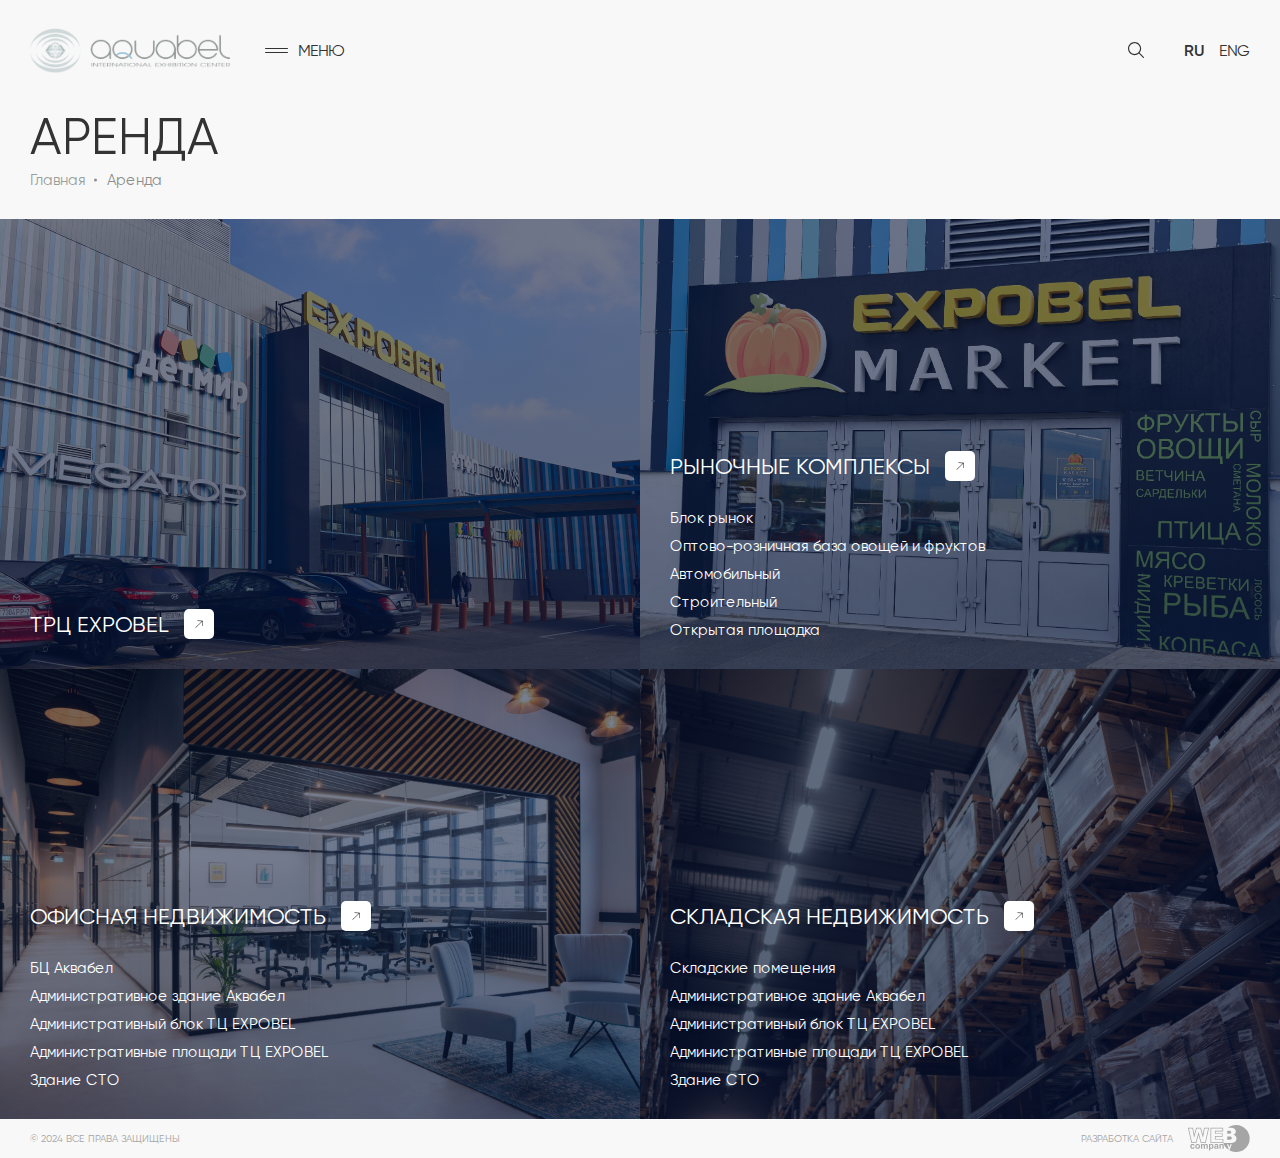
<file: rent.html>
<!DOCTYPE html>
<html lang="en">

<head>
    <meta charset="UTF-8">
    <meta name="viewport" content="width=device-width, initial-scale=1.0">
    <title>Аренда</title>
    <link rel="stylesheet" href="css/main.css">
</head>

<body>
    <div class="d-wrap">
        <div class="outer-bg">
            <header class="header">
                <div class="header__wrapper container">
                    <div class="header__row">
                        <div class="header__col left">
                            <a href="#">
                                <div class="header__logo img-cage">
                                    <img src="images/logo.png" alt="Logo">
                                </div>
                            </a>
                            <div class="btn-wrap">
                                <div class="header__search img-cage">
                                    <img src="images/icon-search.svg" alt="Search">
                                </div>
                                <div class="header__menu">
                                    <div class="cross">
                                        <div class="line"></div>
                                        <div class="line"></div>
                                    </div>
                                    <div class="text">Меню</div>
                                </div>
                            </div>
                        </div>
                        <div class="header__col right">
                            <div class="header__search img-cage">
                                <img src="images/icon-search.svg" alt="Search">
                            </div>
                            <div class="header__lang">
                                <div class="lang selected">RU</div>
                                <div class="lang">EnG</div>
                            </div>
                        </div>
                    </div>
                </div>
            </header>
            <div class="d-main inner-page">
                <div class="breadcrumbs">
                    <div class="breadcrumbs__wrapper container">
                        <h2 class="breadcrumbs__title">Аренда</h2>
                        <div class="breadcrumbs__items">
                            <a class="breadcrumbs__item">Главная</a>
                            <a class="breadcrumbs__item selected">Аренда</a>
                        </div>
                    </div>
                </div>
                <div class="big-banner banner">
                    <div class="banner__wrapper">
                        <div class="banner__cards">
                            <div class="card">
                                <div class="card-wrap">
                                    <div class="img-cage">
                                        <img src="images/bg-banner-1.png" alt="Banner image">
                                    </div>
                                </div>
                                <div class="card__wrap">
                                    <div class="wrap-items">
                                        <div class="wrap-item">
                                            <a class="card__btn"></a>
                                        </div>
                                        <div class="wrap-item">
                                            <div class="card__title"><a href="">ТРЦ EXPOBEL</a></div>
                                        </div>
                                    </div>
                                </div>
                            </div>
                            <div class="card">
                                <div class="card-wrap">
                                    <div class="img-cage">
                                        <img src="images/bg-banner-2.png" alt="Banner image">
                                    </div>
                                </div>
                                <div class="card__wrap">
                                    <div class="wrap-items">
                                        <div class="wrap-item">
                                            <a class="card__btn"></a>
                                        </div>
                                        <div class="wrap-item">
                                            <div class="card__title"><a href="">Рыночные комплексы</a></div>
                                        </div>
                                    </div>
                                    <div class="wrap-list">
                                        <ul>
                                            <li><a href="">Блок рынок</a></li>
                                            <li><a href="">Оптово-розничная база овощей и фруктов</a></li>
                                            <li><a href="">Автомобильный</a></li>
                                            <li><a href="">Строительный</a></li>
                                            <li><a href="">Открытая площадка</a></li>
                                        </ul>
                                    </div>
                                </div>
                            </div>
                            <div class="card">
                                <div class="card-wrap">
                                    <div class="img-cage">
                                        <img src="images/bg-banner-3.png" alt="Banner image">
                                    </div>
                                </div>
                                <div class="card__wrap">
                                    <div class="wrap-items">
                                        <div class="wrap-item">
                                            <a class="card__btn"></a>
                                        </div>
                                        <div class="wrap-item">
                                            <div class="card__title">Офисная недвижимость</div>
                                        </div>
                                    </div>
                                    <div class="wrap-list">
                                        <ul>
                                            <li><a href="">БЦ Аквабел</a></li>
                                            <li><a href="">Административное здание Аквабел</a></li>
                                            <li><a href="">Административный блок ТЦ EXPOBEL</a></li>
                                            <li><a href="">Административные площади ТЦ EXPOBEL</a></li>
                                            <li><a href="">Здание СТО</a></li>
                                        </ul>
                                    </div>
                                </div>
                            </div>
                            <div class="card">
                                <div class="card-wrap">
                                    <div class="img-cage">
                                        <img src="images/bg-banner-4.png" alt="Banner image">
                                    </div>
                                </div>
                                <div class="card__wrap">
                                    <div class="wrap-items">
                                        <div class="wrap-item">
                                            <a class="card__btn"></a>
                                        </div>
                                        <div class="wrap-item">
                                            <div class="card__title"><a href="">Складская недвижимость</a></div>
                                        </div>
                                    </div>
                                    <div class="wrap-list">
                                        <ul>
                                            <li><a href="">Складские помещения</a></li>
                                            <li><a href="">Административное здание Аквабел</a></li>
                                            <li><a href="">Административный блок ТЦ EXPOBEL</a></li>
                                            <li><a href="">Административные площади ТЦ EXPOBEL</a></li>
                                            <li><a href="">Здание СТО</a></li>
                                        </ul>
                                    </div>
                                </div>
                            </div>
                        </div>
                    </div>
                </div>
            </div>
            <footer class="footer">
                <div class="footer__wrapper container">
                    <div class="text">© 2024 Все права защищены</div>
                    <div class="dev-wrap">
                        <p>Разработка сайта</p>
                        <a href="" class="img-cage">
                            <svg width="62" height="28" viewBox="0 0 62 28" fill="none"
                                xmlns="http://www.w3.org/2000/svg">
                                <path
                                    d="M17.7143 17.8795H12.7887L10.536 9.80549L8.29145 17.8795H3.35578L-1.23311e-07 2.76898H4.97204L6.26304 9.59759L8.15205 2.76898H12.912L14.805 9.59355L16.098 2.76898H21.0499L17.7143 17.8795ZM13.3342 17.1609H17.1385L20.1549 3.49161H16.69L14.9343 12.7606L12.3645 3.49161H8.69956L6.13172 12.7767L4.37807 3.49161H0.897029L3.94167 17.165H7.74596L10.534 7.12492L13.3342 17.1609Z"
                                    fill="#A5A5A5" />
                                <path
                                    d="M35.333 17.8752H22.4695V2.76465H35.1168V6.5554H27.6416V8.12984H34.5693V11.7833H27.6497V13.9028H35.327L35.333 17.8752ZM23.1868 17.1566H34.6138V14.6153H26.9365V11.0607H33.8663V8.84035H26.9304V5.83681H34.4057V3.48727H23.1888L23.1868 17.1566Z"
                                    fill="#A5A5A5" />
                                <path
                                    d="M6.6206 20.4453L5.4084 20.6653C5.38401 20.4555 5.28508 20.2614 5.12959 20.1183C4.97019 19.9908 4.76988 19.9255 4.56592 19.9346C4.42737 19.9287 4.28928 19.9541 4.16195 20.009C4.03461 20.0639 3.92132 20.1468 3.83052 20.2515C3.64734 20.4627 3.55575 20.8173 3.55575 21.3152C3.55575 21.867 3.64869 22.2572 3.83456 22.486C3.92392 22.5971 4.03805 22.6858 4.16784 22.7451C4.29763 22.8043 4.43949 22.8324 4.58208 22.8271C4.79201 22.8347 4.99704 22.7626 5.15586 22.6252C5.33215 22.4364 5.4427 22.1956 5.47103 21.9389L6.68323 22.1408C6.59555 22.6311 6.33983 23.0757 5.95995 23.3983C5.54479 23.7003 5.03838 23.8507 4.52551 23.8242C4.2236 23.8384 3.92213 23.7883 3.64105 23.6773C3.35997 23.5663 3.10571 23.3969 2.8951 23.1803C2.49104 22.7511 2.289 22.1563 2.289 21.396C2.289 20.6357 2.49104 20.0375 2.8951 19.6015C3.10919 19.3846 3.36671 19.2153 3.6508 19.1047C3.93489 18.9941 4.23916 18.9447 4.54369 18.9596C5.02233 18.9343 5.49656 19.0623 5.89732 19.325C6.25785 19.6063 6.51271 20.0011 6.6206 20.4453Z"
                                    fill="#A5A5A5" />
                                <path
                                    d="M7.27378 21.3325C7.27552 20.9179 7.37961 20.5103 7.57683 20.1456C7.76829 19.7739 8.06755 19.4686 8.43547 19.2695C8.8159 19.0653 9.24209 18.9611 9.67394 18.9668C9.99464 18.9555 10.3142 19.0106 10.6125 19.1287C10.9109 19.2468 11.1815 19.4254 11.4074 19.6531C11.6311 19.8817 11.8062 20.1531 11.9222 20.4511C12.0382 20.7491 12.0926 21.0674 12.0822 21.387C12.0921 21.7096 12.0367 22.0309 11.9194 22.3316C11.802 22.6323 11.6251 22.9062 11.3993 23.137C11.1767 23.3651 10.9091 23.5446 10.6136 23.6641C10.318 23.7836 10.0008 23.8406 9.68202 23.8314C9.26097 23.8307 8.8459 23.7319 8.46982 23.5427C8.09274 23.3604 7.78301 23.0637 7.58491 22.695C7.36866 22.274 7.26168 21.8055 7.27378 21.3325ZM8.53649 21.3991C8.51085 21.7809 8.62823 22.1586 8.8658 22.4588C8.96668 22.5737 9.09096 22.6658 9.23032 22.7289C9.36969 22.792 9.52093 22.8246 9.67394 22.8246C9.82695 22.8246 9.97819 22.792 10.1176 22.7289C10.2569 22.6658 10.3812 22.5737 10.4821 22.4588C10.7194 22.1547 10.836 21.7737 10.8094 21.389C10.8343 21.01 10.7177 20.6353 10.4821 20.3373C10.3812 20.2224 10.2569 20.1303 10.1176 20.0672C9.97819 20.0041 9.82695 19.9715 9.67394 19.9715C9.52093 19.9715 9.36969 20.0041 9.23032 20.0672C9.09096 20.1303 8.96668 20.2224 8.8658 20.3373C8.62823 20.6375 8.51085 21.0152 8.53649 21.3971V21.3991Z"
                                    fill="#A5A5A5" />
                                <path
                                    d="M12.9518 19.0715H14.0872V19.7074C14.2549 19.4794 14.4735 19.2937 14.7257 19.1651C14.9779 19.0365 15.2567 18.9685 15.5398 18.9666C15.8099 18.9598 16.0772 19.0231 16.3156 19.1503C16.5439 19.2821 16.7307 19.4751 16.855 19.7074C17.0359 19.4788 17.2614 19.2893 17.5177 19.1503C17.7521 19.0279 18.0129 18.9648 18.2774 18.9666C18.5798 18.955 18.8798 19.0247 19.1461 19.1684C19.384 19.3077 19.5704 19.5201 19.6774 19.774C19.7791 20.085 19.8222 20.4121 19.8047 20.7388V23.7141H18.5723V21.0658C18.5723 20.6043 18.5299 20.3062 18.445 20.1716C18.3883 20.0851 18.3096 20.0152 18.2169 19.9691C18.1243 19.923 18.021 19.9023 17.9177 19.9092C17.743 19.9099 17.5728 19.9649 17.4308 20.0667C17.2727 20.1799 17.1568 20.3425 17.1015 20.5289C17.021 20.8432 16.987 21.1676 17.0005 21.4917V23.7262H15.7681V21.1768C15.7823 20.8832 15.7599 20.5889 15.7014 20.3008C15.668 20.1832 15.5971 20.0797 15.4994 20.0061C15.387 19.9361 15.2558 19.9023 15.1236 19.9092C14.9409 19.9071 14.7619 19.9606 14.6104 20.0626C14.4549 20.1692 14.3396 20.3249 14.2832 20.5047C14.2033 20.8177 14.1699 21.1407 14.1842 21.4635V23.7242H12.9518V19.0715Z"
                                    fill="#A5A5A5" />
                                <path
                                    d="M20.9905 19.0704H22.14V19.7547C22.2924 19.5182 22.5005 19.3228 22.7461 19.1854C23.0037 19.0382 23.2959 18.9623 23.5927 18.9654C23.8551 18.9631 24.1148 19.0189 24.353 19.1289C24.5913 19.2388 24.8022 19.4001 24.9705 19.6013C25.3477 20.0251 25.5362 20.6152 25.5362 21.3715C25.5362 22.1493 25.3463 22.7548 24.9665 23.1881C24.7987 23.3916 24.5876 23.5552 24.3485 23.6669C24.1095 23.7787 23.8485 23.8358 23.5846 23.8341C23.3429 23.8373 23.1037 23.7848 22.8856 23.6807C22.6354 23.5462 22.4116 23.3678 22.2249 23.1538V25.4913H20.9925L20.9905 19.0704ZM22.2027 21.319C22.2027 21.8425 22.3064 22.2287 22.5138 22.4776C22.6029 22.5945 22.7178 22.6892 22.8496 22.7543C22.9814 22.8194 23.1264 22.8532 23.2735 22.8531C23.4111 22.855 23.5473 22.825 23.6714 22.7654C23.7955 22.7059 23.9041 22.6184 23.9887 22.5099C24.1786 22.2812 24.2735 21.905 24.2735 21.3816C24.2735 20.8931 24.1752 20.5311 23.9786 20.2956C23.893 20.1843 23.7828 20.0943 23.6567 20.0326C23.5305 19.971 23.3917 19.9394 23.2512 19.9404C23.108 19.938 22.9661 19.9683 22.8362 20.0287C22.7064 20.0892 22.592 20.1784 22.5017 20.2896C22.2848 20.5871 22.181 20.952 22.2087 21.319H22.2027Z"
                                    fill="#A5A5A5" />
                                <path
                                    d="M27.4381 20.4919L26.3188 20.29C26.4085 19.8874 26.6383 19.5297 26.9674 19.2808C27.2745 19.0641 27.7304 18.9558 28.3351 18.9558C28.7543 18.935 29.1731 19.0038 29.5635 19.1576C29.8 19.2588 29.9987 19.4318 30.1312 19.6522C30.2403 19.8527 30.2949 20.22 30.2949 20.7543L30.2807 22.1914C30.2728 22.494 30.2924 22.7967 30.3393 23.0957C30.3869 23.3121 30.4616 23.5217 30.5615 23.7194H29.3493C29.317 23.6374 29.2773 23.5162 29.2301 23.3561C29.2099 23.2834 29.1958 23.235 29.1857 23.2108C28.9909 23.4062 28.7614 23.5636 28.5089 23.675C28.2661 23.7778 28.0048 23.83 27.7412 23.8284C27.3269 23.8515 26.9201 23.7117 26.6077 23.4389C26.4724 23.3154 26.3648 23.1647 26.292 22.9966C26.2193 22.8286 26.1829 22.647 26.1855 22.4639C26.1809 22.2162 26.246 21.9721 26.3734 21.7595C26.4994 21.5528 26.6835 21.3879 26.9027 21.2851C27.2162 21.1495 27.5454 21.0532 27.8826 20.9985C28.2904 20.9346 28.6915 20.8333 29.0806 20.6957V20.5726C29.0899 20.4805 29.079 20.3874 29.0486 20.2999C29.0183 20.2124 28.9692 20.1326 28.9049 20.0659C28.7068 19.9437 28.4738 19.8904 28.2422 19.9146C28.0619 19.9042 27.8828 19.9493 27.729 20.0437C27.5888 20.1602 27.4874 20.3165 27.4381 20.4919ZM29.0867 21.5011C28.8401 21.5762 28.59 21.6388 28.3372 21.6888C28.1037 21.7247 27.8774 21.7969 27.6664 21.9028C27.5929 21.9489 27.5322 22.0129 27.4902 22.0888C27.4481 22.1647 27.426 22.25 27.426 22.3368C27.4267 22.4211 27.4451 22.5043 27.4799 22.5811C27.5147 22.6579 27.5651 22.7267 27.628 22.7829C27.6931 22.8455 27.77 22.8944 27.8544 22.9266C27.9387 22.9589 28.0287 22.9738 28.119 22.9706C28.3493 22.9678 28.5726 22.8906 28.7554 22.7506C28.8958 22.6524 28.9996 22.5104 29.0503 22.3469C29.0919 22.1478 29.1082 21.9444 29.0988 21.7413L29.0867 21.5011Z"
                                    fill="#A5A5A5" />
                                <path
                                    d="M35.75 23.7245H34.5176V21.3487C34.5349 21.0216 34.5084 20.6938 34.4388 20.3737C34.3922 20.2349 34.3023 20.1146 34.1822 20.0306C34.0557 19.9462 33.906 19.9031 33.7539 19.9075C33.549 19.9052 33.3485 19.9665 33.1801 20.0831C33.0146 20.1941 32.8914 20.3577 32.8306 20.5473C32.7511 20.8981 32.7192 21.2579 32.7356 21.6171V23.7245H31.5032V19.0698H32.6488V19.7541C32.901 19.406 33.2635 19.1533 33.6775 19.0368C34.0915 18.9203 34.5327 18.9468 34.9297 19.1122C35.1296 19.1914 35.3056 19.3207 35.4409 19.4876C35.5567 19.6409 35.6386 19.8171 35.6813 20.0044C35.7341 20.2769 35.7571 20.5544 35.75 20.8319V23.7245Z"
                                    fill="#A5A5A5" />
                                <path
                                    d="M43.3109 14.2111C43.4743 14.0694 43.6036 13.8927 43.6893 13.6943C43.775 13.4958 43.8148 13.2806 43.8058 13.0646C43.8127 12.8601 43.7721 12.6567 43.6873 12.4704C43.6025 12.2842 43.4757 12.12 43.3169 11.9907C42.991 11.7216 42.4199 11.587 41.6037 11.587H39.2338V14.641H41.6118C42.4145 14.6383 42.9809 14.495 43.3109 14.2111Z"
                                    fill="#A5A5A5" />
                                <path
                                    d="M42.7815 8.33543C42.9283 8.19697 43.0426 8.02783 43.1163 7.8401C43.19 7.65237 43.2212 7.45068 43.2078 7.24947C43.2183 7.05696 43.1854 6.86455 43.1117 6.6864C43.0379 6.50825 42.9251 6.34888 42.7815 6.22003C42.4973 5.97378 42.0017 5.85065 41.2946 5.85065H39.2338V8.71087H41.2542C41.9801 8.71356 42.4893 8.58841 42.7815 8.33543Z"
                                    fill="#A5A5A5" />
                                <path
                                    d="M48.1243 1.58205e-05C45.1409 -0.00457863 42.2403 0.980103 39.8773 2.79968H43.2654C44.72 2.79968 45.8373 3.15965 46.6171 3.87958C46.9931 4.21504 47.2921 4.6277 47.4936 5.0893C47.6952 5.55091 47.7945 6.05058 47.7849 6.5541C47.8027 7.39566 47.5051 8.21349 46.9505 8.84712C46.506 9.31979 45.9452 9.66777 45.3241 9.85638C46.4084 10.1174 47.2064 10.5649 47.7182 11.1987C48.2461 11.8818 48.5177 12.7282 48.4859 13.5906C48.4972 14.3299 48.3088 15.0586 47.9404 15.6999C47.5833 16.3175 47.068 16.8289 46.4474 17.1815C45.8937 17.4558 45.2934 17.6236 44.6776 17.6761C43.9852 17.7791 43.2879 17.8465 42.5886 17.8779H35.3154C36.2486 20.6094 38.0302 22.972 40.4006 24.6217C40.5487 24.4317 40.656 24.2132 40.7157 23.9799L38.9439 19.3131H40.2551L41.3703 22.6174L42.4573 19.3131H43.7341L42.0895 23.7921L41.7946 24.5995C41.7137 24.817 41.6101 25.0254 41.4855 25.2212L41.443 25.2798C43.245 26.3037 45.2583 26.9004 47.3277 27.0239C49.397 27.1474 51.4671 26.7944 53.3783 25.9921C55.2895 25.1899 56.9907 23.9597 58.3507 22.3966C59.7108 20.8335 60.6933 18.9792 61.2226 16.9767C61.7518 14.9742 61.8136 12.877 61.4033 10.8468C60.9929 8.81665 60.1213 6.90778 58.8557 5.26741C57.5901 3.62705 55.9643 2.29903 54.1036 1.38576C52.243 0.472496 50.1973 -0.0016071 48.1243 1.58205e-05Z"
                                    fill="#A5A5A5" />
                            </svg>
                        </a>
                    </div>
                </div>
            </footer>
            <div class="popups">
                <div class="popup-item popup-menu menu">
                    <div class="menu__wrap">
                        <div class="menu__row">
                            <div class="menu__col left">
                                <div class="menu__list">
                                    <div class="list-item">
                                        <div class="text">
                                            <a href="">Главная</a>
                                        </div>
                                    </div>
                                    <div class="list-item" data-item="menu-1">
                                        <div class="text">О компании</div>
                                        <div class="num">2</div>
                                    </div>
                                    <div class="list-item" data-item="menu-2">
                                        <div class="text">Аренда</div>
                                        <div class="num">4</div>
                                    </div>
                                    <div class="list-item">
                                        <div class="text"><a href="">Реклама и мероприятия</a></div>
                                    </div>
                                    <div class="list-item">
                                        <div class="text"><a href="">Для прессы</a></div>
                                    </div>
                                    <div class="list-item">
                                        <div class="text"><a href="">Контакты</a></div>
                                    </div>
                                </div>
                                <div class="menu__lang">
                                    <a href="" class="lang selected">RU</a>
                                    <a href="" class="lang">EnG</a>
                                </div>
                                <div class="footer">
                                    <div class="footer__wrapper container">
                                        <div class="text">© 2024 Все права защищены</div>
                                        <div class="dev-wrap">
                                            <p>Разработка сайта</p>
                                            <a href="" class="img-cage">
                                                <svg width="62" height="28" viewBox="0 0 62 28" fill="none"
                                                    xmlns="http://www.w3.org/2000/svg">
                                                    <path
                                                        d="M17.7143 17.8795H12.7887L10.536 9.80549L8.29145 17.8795H3.35578L-1.23311e-07 2.76898H4.97204L6.26304 9.59759L8.15205 2.76898H12.912L14.805 9.59355L16.098 2.76898H21.0499L17.7143 17.8795ZM13.3342 17.1609H17.1385L20.1549 3.49161H16.69L14.9343 12.7606L12.3645 3.49161H8.69956L6.13172 12.7767L4.37807 3.49161H0.897029L3.94167 17.165H7.74596L10.534 7.12492L13.3342 17.1609Z"
                                                        fill="#A5A5A5" />
                                                    <path
                                                        d="M35.333 17.8752H22.4695V2.76465H35.1168V6.5554H27.6416V8.12984H34.5693V11.7833H27.6497V13.9028H35.327L35.333 17.8752ZM23.1868 17.1566H34.6138V14.6153H26.9365V11.0607H33.8663V8.84035H26.9304V5.83681H34.4057V3.48727H23.1888L23.1868 17.1566Z"
                                                        fill="#A5A5A5" />
                                                    <path
                                                        d="M6.6206 20.4453L5.4084 20.6653C5.38401 20.4555 5.28508 20.2614 5.12959 20.1183C4.97019 19.9908 4.76988 19.9255 4.56592 19.9346C4.42737 19.9287 4.28928 19.9541 4.16195 20.009C4.03461 20.0639 3.92132 20.1468 3.83052 20.2515C3.64734 20.4627 3.55575 20.8173 3.55575 21.3152C3.55575 21.867 3.64869 22.2572 3.83456 22.486C3.92392 22.5971 4.03805 22.6858 4.16784 22.7451C4.29763 22.8043 4.43949 22.8324 4.58208 22.8271C4.79201 22.8347 4.99704 22.7626 5.15586 22.6252C5.33215 22.4364 5.4427 22.1956 5.47103 21.9389L6.68323 22.1408C6.59555 22.6311 6.33983 23.0757 5.95995 23.3983C5.54479 23.7003 5.03838 23.8507 4.52551 23.8242C4.2236 23.8384 3.92213 23.7883 3.64105 23.6773C3.35997 23.5663 3.10571 23.3969 2.8951 23.1803C2.49104 22.7511 2.289 22.1563 2.289 21.396C2.289 20.6357 2.49104 20.0375 2.8951 19.6015C3.10919 19.3846 3.36671 19.2153 3.6508 19.1047C3.93489 18.9941 4.23916 18.9447 4.54369 18.9596C5.02233 18.9343 5.49656 19.0623 5.89732 19.325C6.25785 19.6063 6.51271 20.0011 6.6206 20.4453Z"
                                                        fill="#A5A5A5" />
                                                    <path
                                                        d="M7.27378 21.3325C7.27552 20.9179 7.37961 20.5103 7.57683 20.1456C7.76829 19.7739 8.06755 19.4686 8.43547 19.2695C8.8159 19.0653 9.24209 18.9611 9.67394 18.9668C9.99464 18.9555 10.3142 19.0106 10.6125 19.1287C10.9109 19.2468 11.1815 19.4254 11.4074 19.6531C11.6311 19.8817 11.8062 20.1531 11.9222 20.4511C12.0382 20.7491 12.0926 21.0674 12.0822 21.387C12.0921 21.7096 12.0367 22.0309 11.9194 22.3316C11.802 22.6323 11.6251 22.9062 11.3993 23.137C11.1767 23.3651 10.9091 23.5446 10.6136 23.6641C10.318 23.7836 10.0008 23.8406 9.68202 23.8314C9.26097 23.8307 8.8459 23.7319 8.46982 23.5427C8.09274 23.3604 7.78301 23.0637 7.58491 22.695C7.36866 22.274 7.26168 21.8055 7.27378 21.3325ZM8.53649 21.3991C8.51085 21.7809 8.62823 22.1586 8.8658 22.4588C8.96668 22.5737 9.09096 22.6658 9.23032 22.7289C9.36969 22.792 9.52093 22.8246 9.67394 22.8246C9.82695 22.8246 9.97819 22.792 10.1176 22.7289C10.2569 22.6658 10.3812 22.5737 10.4821 22.4588C10.7194 22.1547 10.836 21.7737 10.8094 21.389C10.8343 21.01 10.7177 20.6353 10.4821 20.3373C10.3812 20.2224 10.2569 20.1303 10.1176 20.0672C9.97819 20.0041 9.82695 19.9715 9.67394 19.9715C9.52093 19.9715 9.36969 20.0041 9.23032 20.0672C9.09096 20.1303 8.96668 20.2224 8.8658 20.3373C8.62823 20.6375 8.51085 21.0152 8.53649 21.3971V21.3991Z"
                                                        fill="#A5A5A5" />
                                                    <path
                                                        d="M12.9518 19.0715H14.0872V19.7074C14.2549 19.4794 14.4735 19.2937 14.7257 19.1651C14.9779 19.0365 15.2567 18.9685 15.5398 18.9666C15.8099 18.9598 16.0772 19.0231 16.3156 19.1503C16.5439 19.2821 16.7307 19.4751 16.855 19.7074C17.0359 19.4788 17.2614 19.2893 17.5177 19.1503C17.7521 19.0279 18.0129 18.9648 18.2774 18.9666C18.5798 18.955 18.8798 19.0247 19.1461 19.1684C19.384 19.3077 19.5704 19.5201 19.6774 19.774C19.7791 20.085 19.8222 20.4121 19.8047 20.7388V23.7141H18.5723V21.0658C18.5723 20.6043 18.5299 20.3062 18.445 20.1716C18.3883 20.0851 18.3096 20.0152 18.2169 19.9691C18.1243 19.923 18.021 19.9023 17.9177 19.9092C17.743 19.9099 17.5728 19.9649 17.4308 20.0667C17.2727 20.1799 17.1568 20.3425 17.1015 20.5289C17.021 20.8432 16.987 21.1676 17.0005 21.4917V23.7262H15.7681V21.1768C15.7823 20.8832 15.7599 20.5889 15.7014 20.3008C15.668 20.1832 15.5971 20.0797 15.4994 20.0061C15.387 19.9361 15.2558 19.9023 15.1236 19.9092C14.9409 19.9071 14.7619 19.9606 14.6104 20.0626C14.4549 20.1692 14.3396 20.3249 14.2832 20.5047C14.2033 20.8177 14.1699 21.1407 14.1842 21.4635V23.7242H12.9518V19.0715Z"
                                                        fill="#A5A5A5" />
                                                    <path
                                                        d="M20.9905 19.0704H22.14V19.7547C22.2924 19.5182 22.5005 19.3228 22.7461 19.1854C23.0037 19.0382 23.2959 18.9623 23.5927 18.9654C23.8551 18.9631 24.1148 19.0189 24.353 19.1289C24.5913 19.2388 24.8022 19.4001 24.9705 19.6013C25.3477 20.0251 25.5362 20.6152 25.5362 21.3715C25.5362 22.1493 25.3463 22.7548 24.9665 23.1881C24.7987 23.3916 24.5876 23.5552 24.3485 23.6669C24.1095 23.7787 23.8485 23.8358 23.5846 23.8341C23.3429 23.8373 23.1037 23.7848 22.8856 23.6807C22.6354 23.5462 22.4116 23.3678 22.2249 23.1538V25.4913H20.9925L20.9905 19.0704ZM22.2027 21.319C22.2027 21.8425 22.3064 22.2287 22.5138 22.4776C22.6029 22.5945 22.7178 22.6892 22.8496 22.7543C22.9814 22.8194 23.1264 22.8532 23.2735 22.8531C23.4111 22.855 23.5473 22.825 23.6714 22.7654C23.7955 22.7059 23.9041 22.6184 23.9887 22.5099C24.1786 22.2812 24.2735 21.905 24.2735 21.3816C24.2735 20.8931 24.1752 20.5311 23.9786 20.2956C23.893 20.1843 23.7828 20.0943 23.6567 20.0326C23.5305 19.971 23.3917 19.9394 23.2512 19.9404C23.108 19.938 22.9661 19.9683 22.8362 20.0287C22.7064 20.0892 22.592 20.1784 22.5017 20.2896C22.2848 20.5871 22.181 20.952 22.2087 21.319H22.2027Z"
                                                        fill="#A5A5A5" />
                                                    <path
                                                        d="M27.4381 20.4919L26.3188 20.29C26.4085 19.8874 26.6383 19.5297 26.9674 19.2808C27.2745 19.0641 27.7304 18.9558 28.3351 18.9558C28.7543 18.935 29.1731 19.0038 29.5635 19.1576C29.8 19.2588 29.9987 19.4318 30.1312 19.6522C30.2403 19.8527 30.2949 20.22 30.2949 20.7543L30.2807 22.1914C30.2728 22.494 30.2924 22.7967 30.3393 23.0957C30.3869 23.3121 30.4616 23.5217 30.5615 23.7194H29.3493C29.317 23.6374 29.2773 23.5162 29.2301 23.3561C29.2099 23.2834 29.1958 23.235 29.1857 23.2108C28.9909 23.4062 28.7614 23.5636 28.5089 23.675C28.2661 23.7778 28.0048 23.83 27.7412 23.8284C27.3269 23.8515 26.9201 23.7117 26.6077 23.4389C26.4724 23.3154 26.3648 23.1647 26.292 22.9966C26.2193 22.8286 26.1829 22.647 26.1855 22.4639C26.1809 22.2162 26.246 21.9721 26.3734 21.7595C26.4994 21.5528 26.6835 21.3879 26.9027 21.2851C27.2162 21.1495 27.5454 21.0532 27.8826 20.9985C28.2904 20.9346 28.6915 20.8333 29.0806 20.6957V20.5726C29.0899 20.4805 29.079 20.3874 29.0486 20.2999C29.0183 20.2124 28.9692 20.1326 28.9049 20.0659C28.7068 19.9437 28.4738 19.8904 28.2422 19.9146C28.0619 19.9042 27.8828 19.9493 27.729 20.0437C27.5888 20.1602 27.4874 20.3165 27.4381 20.4919ZM29.0867 21.5011C28.8401 21.5762 28.59 21.6388 28.3372 21.6888C28.1037 21.7247 27.8774 21.7969 27.6664 21.9028C27.5929 21.9489 27.5322 22.0129 27.4902 22.0888C27.4481 22.1647 27.426 22.25 27.426 22.3368C27.4267 22.4211 27.4451 22.5043 27.4799 22.5811C27.5147 22.6579 27.5651 22.7267 27.628 22.7829C27.6931 22.8455 27.77 22.8944 27.8544 22.9266C27.9387 22.9589 28.0287 22.9738 28.119 22.9706C28.3493 22.9678 28.5726 22.8906 28.7554 22.7506C28.8958 22.6524 28.9996 22.5104 29.0503 22.3469C29.0919 22.1478 29.1082 21.9444 29.0988 21.7413L29.0867 21.5011Z"
                                                        fill="#A5A5A5" />
                                                    <path
                                                        d="M35.75 23.7245H34.5176V21.3487C34.5349 21.0216 34.5084 20.6938 34.4388 20.3737C34.3922 20.2349 34.3023 20.1146 34.1822 20.0306C34.0557 19.9462 33.906 19.9031 33.7539 19.9075C33.549 19.9052 33.3485 19.9665 33.1801 20.0831C33.0146 20.1941 32.8914 20.3577 32.8306 20.5473C32.7511 20.8981 32.7192 21.2579 32.7356 21.6171V23.7245H31.5032V19.0698H32.6488V19.7541C32.901 19.406 33.2635 19.1533 33.6775 19.0368C34.0915 18.9203 34.5327 18.9468 34.9297 19.1122C35.1296 19.1914 35.3056 19.3207 35.4409 19.4876C35.5567 19.6409 35.6386 19.8171 35.6813 20.0044C35.7341 20.2769 35.7571 20.5544 35.75 20.8319V23.7245Z"
                                                        fill="#A5A5A5" />
                                                    <path
                                                        d="M43.3109 14.2111C43.4743 14.0694 43.6036 13.8927 43.6893 13.6943C43.775 13.4958 43.8148 13.2806 43.8058 13.0646C43.8127 12.8601 43.7721 12.6567 43.6873 12.4704C43.6025 12.2842 43.4757 12.12 43.3169 11.9907C42.991 11.7216 42.4199 11.587 41.6037 11.587H39.2338V14.641H41.6118C42.4145 14.6383 42.9809 14.495 43.3109 14.2111Z"
                                                        fill="#A5A5A5" />
                                                    <path
                                                        d="M42.7815 8.33543C42.9283 8.19697 43.0426 8.02783 43.1163 7.8401C43.19 7.65237 43.2212 7.45068 43.2078 7.24947C43.2183 7.05696 43.1854 6.86455 43.1117 6.6864C43.0379 6.50825 42.9251 6.34888 42.7815 6.22003C42.4973 5.97378 42.0017 5.85065 41.2946 5.85065H39.2338V8.71087H41.2542C41.9801 8.71356 42.4893 8.58841 42.7815 8.33543Z"
                                                        fill="#A5A5A5" />
                                                    <path
                                                        d="M48.1243 1.58205e-05C45.1409 -0.00457863 42.2403 0.980103 39.8773 2.79968H43.2654C44.72 2.79968 45.8373 3.15965 46.6171 3.87958C46.9931 4.21504 47.2921 4.6277 47.4936 5.0893C47.6952 5.55091 47.7945 6.05058 47.7849 6.5541C47.8027 7.39566 47.5051 8.21349 46.9505 8.84712C46.506 9.31979 45.9452 9.66777 45.3241 9.85638C46.4084 10.1174 47.2064 10.5649 47.7182 11.1987C48.2461 11.8818 48.5177 12.7282 48.4859 13.5906C48.4972 14.3299 48.3088 15.0586 47.9404 15.6999C47.5833 16.3175 47.068 16.8289 46.4474 17.1815C45.8937 17.4558 45.2934 17.6236 44.6776 17.6761C43.9852 17.7791 43.2879 17.8465 42.5886 17.8779H35.3154C36.2486 20.6094 38.0302 22.972 40.4006 24.6217C40.5487 24.4317 40.656 24.2132 40.7157 23.9799L38.9439 19.3131H40.2551L41.3703 22.6174L42.4573 19.3131H43.7341L42.0895 23.7921L41.7946 24.5995C41.7137 24.817 41.6101 25.0254 41.4855 25.2212L41.443 25.2798C43.245 26.3037 45.2583 26.9004 47.3277 27.0239C49.397 27.1474 51.4671 26.7944 53.3783 25.9921C55.2895 25.1899 56.9907 23.9597 58.3507 22.3966C59.7108 20.8335 60.6933 18.9792 61.2226 16.9767C61.7518 14.9742 61.8136 12.877 61.4033 10.8468C60.9929 8.81665 60.1213 6.90778 58.8557 5.26741C57.5901 3.62705 55.9643 2.29903 54.1036 1.38576C52.243 0.472496 50.1973 -0.0016071 48.1243 1.58205e-05Z"
                                                        fill="#A5A5A5" />
                                                </svg>
                                            </a>
                                        </div>
                                    </div>
                                </div>
                            </div>
                            <div class="menu__col right">
                                <div class="menu__items" data-item="menu-2">
                                    <div class="item">
                                        <div class="text"><a href="">ТРЦ EXPOBEL</a></div>
                                    </div>
                                    <div class="item d-accordion" data-accordion="group1">
                                        <div class="accordion-head">
                                            <div class="text">Рыночные комплексы</div>
                                            <div class="arrow"></div>
                                        </div>
                                        <div class="accordion-body">
                                            <div class="body-items">
                                                <a href="">Блок рынок</a>
                                                <a href="">Оптово-розничная база овощей и фруктов</a>
                                                <a href="">Автомобильный</a>
                                                <a href="">Строительный</a>
                                                <a href="">Открытая площадка</a>
                                            </div>
                                        </div>
                                    </div>
                                    <div class="item d-accordion" data-accordion="group1">
                                        <div class="accordion-head">
                                            <div class="text">Офисная недвижимость</div>
                                            <div class="arrow"></div>
                                        </div>
                                        <div class="accordion-body">
                                            <div class="body-items">
                                                <a href="">Блок рынок</a>
                                                <a href="">Оптово-розничная база овощей и фруктов</a>
                                            </div>
                                        </div>
                                    </div>
                                    <div class="item d-accordion" data-accordion="group1">
                                        <div class="accordion-head">
                                            <div class="text">Складская недвижимость</div>
                                            <div class="arrow"></div>
                                        </div>
                                        <div class="accordion-body">
                                            <div class="body-items">
                                                <a href="">Автомобильный</a>
                                                <a href="">Строительный</a>
                                                <a href="">Открытая площадка</a>
                                            </div>
                                        </div>
                                    </div>
                                </div>
                                <div class="menu__items" data-item="menu-1">
                                    <div class="item">
                                        <div class="text"><a href="">2 пункта в меню</a></div>
                                    </div>
                                    <div class="item d-accordion">
                                        <div class="accordion-head">
                                            <div class="text">Выпадающий список</div>
                                            <div class="arrow"></div>
                                        </div>
                                        <div class="accordion-body">
                                            <div class="body-items">
                                                <a href="">Блок рынок</a>
                                                <a href="">Оптово-розничная база овощей и фруктов</a>
                                                <a href="">Автомобильный</a>
                                                <a href="">Строительный</a>
                                                <a href="">Открытая площадка</a>
                                            </div>
                                        </div>
                                    </div>
                                </div>
                            </div>
                        </div>
                    </div>
                </div>
                <div class="popup-item popup-search search">
                    <div class="search__wrap">
                        <div class="search__close">
                            <svg width="15" height="16" viewBox="0 0 15 16" fill="none"
                                xmlns="http://www.w3.org/2000/svg">
                                <path
                                    d="M8.64758 8.00015L14.4265 2.22121C14.7856 1.86248 14.7856 1.28042 14.4265 0.921684C14.0675 0.562645 13.486 0.562645 13.127 0.921684L7.34805 6.70062L1.56881 0.921684C1.20977 0.562645 0.628319 0.562645 0.26928 0.921684C-0.0897598 1.28042 -0.0897598 1.86248 0.26928 2.22121L6.04853 8.00015L0.26928 13.7791C-0.0897598 14.1378 -0.0897598 14.7199 0.26928 15.0786C0.448799 15.2578 0.684074 15.3476 0.919043 15.3476C1.15401 15.3476 1.38929 15.2578 1.56881 15.0783L7.34805 9.29937L13.127 15.0783C13.3065 15.2578 13.5418 15.3476 13.7768 15.3476C14.0117 15.3476 14.247 15.2578 14.4265 15.0783C14.7856 14.7196 14.7856 14.1375 14.4265 13.7788L8.64758 8.00015Z"
                                    fill="white" fill-opacity="0.6" />
                            </svg>
                        </div>
                        <div class="search__title">Поиск</div>
                        <form class="search__form form">
                            <div class="form-item d-select">
                                <select>
                                    <option data-role="placeholder">Тип помещения</option>
                                    <option value="wholesale">Оптово-розничная база овощей и фруктов</option>
                                    <option value="office">Офисное помещение</option>
                                </select>
                            </div>
                            <div class="form-item d-select">
                                <select>
                                    <option data-role="placeholder">Площадь помещения</option>
                                    <option value="">5-15 м2</span>
                                    </option>
                                    <option value="">16-25 м2</option>
                                    <option value="">26-35 м2</option>
                                    <option value="">36-45 м2</option>
                                    <option value="">46-55 м2</option>
                                    <option value="">56-65 м2</option>
                                    <option value="">66-75 м2</option>
                                    <option value="">76-85 м2</option>
                                </select>
                            </div>
                            <a class="form-item form__btn">
                                <div class="btn-wrap">
                                    <div class="text">Найти</div>
                                    <div class="icon">
                                        <svg width="12" height="12" viewBox="0 0 12 12" fill="none"
                                            xmlns="http://www.w3.org/2000/svg">
                                            <path
                                                d="M11.1382 9.07866L11.8426 9.08947L11.7175 0.938309L3.56634 0.813208L3.57715 1.51763L10.5207 1.6242L0.514127 11.2941L1.02501 11.8049L11.0316 2.13508L11.1382 9.07866Z"
                                                fill="#fff" />
                                        </svg>
                                    </div>
                                </div>
                            </a>
                        </form>
                        <div class="footer">
                            <div class="footer__wrapper container">
                                <div class="text">© 2024 Все права защищены</div>
                                <div class="dev-wrap">
                                    <p>Разработка сайта</p>
                                    <a href="" class="img-cage">
                                        <svg width="62" height="28" viewBox="0 0 62 28" fill="none"
                                            xmlns="http://www.w3.org/2000/svg">
                                            <path
                                                d="M17.7143 17.8795H12.7887L10.536 9.80549L8.29145 17.8795H3.35578L-1.23311e-07 2.76898H4.97204L6.26304 9.59759L8.15205 2.76898H12.912L14.805 9.59355L16.098 2.76898H21.0499L17.7143 17.8795ZM13.3342 17.1609H17.1385L20.1549 3.49161H16.69L14.9343 12.7606L12.3645 3.49161H8.69956L6.13172 12.7767L4.37807 3.49161H0.897029L3.94167 17.165H7.74596L10.534 7.12492L13.3342 17.1609Z"
                                                fill="#A5A5A5" />
                                            <path
                                                d="M35.333 17.8752H22.4695V2.76465H35.1168V6.5554H27.6416V8.12984H34.5693V11.7833H27.6497V13.9028H35.327L35.333 17.8752ZM23.1868 17.1566H34.6138V14.6153H26.9365V11.0607H33.8663V8.84035H26.9304V5.83681H34.4057V3.48727H23.1888L23.1868 17.1566Z"
                                                fill="#A5A5A5" />
                                            <path
                                                d="M6.6206 20.4453L5.4084 20.6653C5.38401 20.4555 5.28508 20.2614 5.12959 20.1183C4.97019 19.9908 4.76988 19.9255 4.56592 19.9346C4.42737 19.9287 4.28928 19.9541 4.16195 20.009C4.03461 20.0639 3.92132 20.1468 3.83052 20.2515C3.64734 20.4627 3.55575 20.8173 3.55575 21.3152C3.55575 21.867 3.64869 22.2572 3.83456 22.486C3.92392 22.5971 4.03805 22.6858 4.16784 22.7451C4.29763 22.8043 4.43949 22.8324 4.58208 22.8271C4.79201 22.8347 4.99704 22.7626 5.15586 22.6252C5.33215 22.4364 5.4427 22.1956 5.47103 21.9389L6.68323 22.1408C6.59555 22.6311 6.33983 23.0757 5.95995 23.3983C5.54479 23.7003 5.03838 23.8507 4.52551 23.8242C4.2236 23.8384 3.92213 23.7883 3.64105 23.6773C3.35997 23.5663 3.10571 23.3969 2.8951 23.1803C2.49104 22.7511 2.289 22.1563 2.289 21.396C2.289 20.6357 2.49104 20.0375 2.8951 19.6015C3.10919 19.3846 3.36671 19.2153 3.6508 19.1047C3.93489 18.9941 4.23916 18.9447 4.54369 18.9596C5.02233 18.9343 5.49656 19.0623 5.89732 19.325C6.25785 19.6063 6.51271 20.0011 6.6206 20.4453Z"
                                                fill="#A5A5A5" />
                                            <path
                                                d="M7.27378 21.3325C7.27552 20.9179 7.37961 20.5103 7.57683 20.1456C7.76829 19.7739 8.06755 19.4686 8.43547 19.2695C8.8159 19.0653 9.24209 18.9611 9.67394 18.9668C9.99464 18.9555 10.3142 19.0106 10.6125 19.1287C10.9109 19.2468 11.1815 19.4254 11.4074 19.6531C11.6311 19.8817 11.8062 20.1531 11.9222 20.4511C12.0382 20.7491 12.0926 21.0674 12.0822 21.387C12.0921 21.7096 12.0367 22.0309 11.9194 22.3316C11.802 22.6323 11.6251 22.9062 11.3993 23.137C11.1767 23.3651 10.9091 23.5446 10.6136 23.6641C10.318 23.7836 10.0008 23.8406 9.68202 23.8314C9.26097 23.8307 8.8459 23.7319 8.46982 23.5427C8.09274 23.3604 7.78301 23.0637 7.58491 22.695C7.36866 22.274 7.26168 21.8055 7.27378 21.3325ZM8.53649 21.3991C8.51085 21.7809 8.62823 22.1586 8.8658 22.4588C8.96668 22.5737 9.09096 22.6658 9.23032 22.7289C9.36969 22.792 9.52093 22.8246 9.67394 22.8246C9.82695 22.8246 9.97819 22.792 10.1176 22.7289C10.2569 22.6658 10.3812 22.5737 10.4821 22.4588C10.7194 22.1547 10.836 21.7737 10.8094 21.389C10.8343 21.01 10.7177 20.6353 10.4821 20.3373C10.3812 20.2224 10.2569 20.1303 10.1176 20.0672C9.97819 20.0041 9.82695 19.9715 9.67394 19.9715C9.52093 19.9715 9.36969 20.0041 9.23032 20.0672C9.09096 20.1303 8.96668 20.2224 8.8658 20.3373C8.62823 20.6375 8.51085 21.0152 8.53649 21.3971V21.3991Z"
                                                fill="#A5A5A5" />
                                            <path
                                                d="M12.9518 19.0715H14.0872V19.7074C14.2549 19.4794 14.4735 19.2937 14.7257 19.1651C14.9779 19.0365 15.2567 18.9685 15.5398 18.9666C15.8099 18.9598 16.0772 19.0231 16.3156 19.1503C16.5439 19.2821 16.7307 19.4751 16.855 19.7074C17.0359 19.4788 17.2614 19.2893 17.5177 19.1503C17.7521 19.0279 18.0129 18.9648 18.2774 18.9666C18.5798 18.955 18.8798 19.0247 19.1461 19.1684C19.384 19.3077 19.5704 19.5201 19.6774 19.774C19.7791 20.085 19.8222 20.4121 19.8047 20.7388V23.7141H18.5723V21.0658C18.5723 20.6043 18.5299 20.3062 18.445 20.1716C18.3883 20.0851 18.3096 20.0152 18.2169 19.9691C18.1243 19.923 18.021 19.9023 17.9177 19.9092C17.743 19.9099 17.5728 19.9649 17.4308 20.0667C17.2727 20.1799 17.1568 20.3425 17.1015 20.5289C17.021 20.8432 16.987 21.1676 17.0005 21.4917V23.7262H15.7681V21.1768C15.7823 20.8832 15.7599 20.5889 15.7014 20.3008C15.668 20.1832 15.5971 20.0797 15.4994 20.0061C15.387 19.9361 15.2558 19.9023 15.1236 19.9092C14.9409 19.9071 14.7619 19.9606 14.6104 20.0626C14.4549 20.1692 14.3396 20.3249 14.2832 20.5047C14.2033 20.8177 14.1699 21.1407 14.1842 21.4635V23.7242H12.9518V19.0715Z"
                                                fill="#A5A5A5" />
                                            <path
                                                d="M20.9905 19.0704H22.14V19.7547C22.2924 19.5182 22.5005 19.3228 22.7461 19.1854C23.0037 19.0382 23.2959 18.9623 23.5927 18.9654C23.8551 18.9631 24.1148 19.0189 24.353 19.1289C24.5913 19.2388 24.8022 19.4001 24.9705 19.6013C25.3477 20.0251 25.5362 20.6152 25.5362 21.3715C25.5362 22.1493 25.3463 22.7548 24.9665 23.1881C24.7987 23.3916 24.5876 23.5552 24.3485 23.6669C24.1095 23.7787 23.8485 23.8358 23.5846 23.8341C23.3429 23.8373 23.1037 23.7848 22.8856 23.6807C22.6354 23.5462 22.4116 23.3678 22.2249 23.1538V25.4913H20.9925L20.9905 19.0704ZM22.2027 21.319C22.2027 21.8425 22.3064 22.2287 22.5138 22.4776C22.6029 22.5945 22.7178 22.6892 22.8496 22.7543C22.9814 22.8194 23.1264 22.8532 23.2735 22.8531C23.4111 22.855 23.5473 22.825 23.6714 22.7654C23.7955 22.7059 23.9041 22.6184 23.9887 22.5099C24.1786 22.2812 24.2735 21.905 24.2735 21.3816C24.2735 20.8931 24.1752 20.5311 23.9786 20.2956C23.893 20.1843 23.7828 20.0943 23.6567 20.0326C23.5305 19.971 23.3917 19.9394 23.2512 19.9404C23.108 19.938 22.9661 19.9683 22.8362 20.0287C22.7064 20.0892 22.592 20.1784 22.5017 20.2896C22.2848 20.5871 22.181 20.952 22.2087 21.319H22.2027Z"
                                                fill="#A5A5A5" />
                                            <path
                                                d="M27.4381 20.4919L26.3188 20.29C26.4085 19.8874 26.6383 19.5297 26.9674 19.2808C27.2745 19.0641 27.7304 18.9558 28.3351 18.9558C28.7543 18.935 29.1731 19.0038 29.5635 19.1576C29.8 19.2588 29.9987 19.4318 30.1312 19.6522C30.2403 19.8527 30.2949 20.22 30.2949 20.7543L30.2807 22.1914C30.2728 22.494 30.2924 22.7967 30.3393 23.0957C30.3869 23.3121 30.4616 23.5217 30.5615 23.7194H29.3493C29.317 23.6374 29.2773 23.5162 29.2301 23.3561C29.2099 23.2834 29.1958 23.235 29.1857 23.2108C28.9909 23.4062 28.7614 23.5636 28.5089 23.675C28.2661 23.7778 28.0048 23.83 27.7412 23.8284C27.3269 23.8515 26.9201 23.7117 26.6077 23.4389C26.4724 23.3154 26.3648 23.1647 26.292 22.9966C26.2193 22.8286 26.1829 22.647 26.1855 22.4639C26.1809 22.2162 26.246 21.9721 26.3734 21.7595C26.4994 21.5528 26.6835 21.3879 26.9027 21.2851C27.2162 21.1495 27.5454 21.0532 27.8826 20.9985C28.2904 20.9346 28.6915 20.8333 29.0806 20.6957V20.5726C29.0899 20.4805 29.079 20.3874 29.0486 20.2999C29.0183 20.2124 28.9692 20.1326 28.9049 20.0659C28.7068 19.9437 28.4738 19.8904 28.2422 19.9146C28.0619 19.9042 27.8828 19.9493 27.729 20.0437C27.5888 20.1602 27.4874 20.3165 27.4381 20.4919ZM29.0867 21.5011C28.8401 21.5762 28.59 21.6388 28.3372 21.6888C28.1037 21.7247 27.8774 21.7969 27.6664 21.9028C27.5929 21.9489 27.5322 22.0129 27.4902 22.0888C27.4481 22.1647 27.426 22.25 27.426 22.3368C27.4267 22.4211 27.4451 22.5043 27.4799 22.5811C27.5147 22.6579 27.5651 22.7267 27.628 22.7829C27.6931 22.8455 27.77 22.8944 27.8544 22.9266C27.9387 22.9589 28.0287 22.9738 28.119 22.9706C28.3493 22.9678 28.5726 22.8906 28.7554 22.7506C28.8958 22.6524 28.9996 22.5104 29.0503 22.3469C29.0919 22.1478 29.1082 21.9444 29.0988 21.7413L29.0867 21.5011Z"
                                                fill="#A5A5A5" />
                                            <path
                                                d="M35.75 23.7245H34.5176V21.3487C34.5349 21.0216 34.5084 20.6938 34.4388 20.3737C34.3922 20.2349 34.3023 20.1146 34.1822 20.0306C34.0557 19.9462 33.906 19.9031 33.7539 19.9075C33.549 19.9052 33.3485 19.9665 33.1801 20.0831C33.0146 20.1941 32.8914 20.3577 32.8306 20.5473C32.7511 20.8981 32.7192 21.2579 32.7356 21.6171V23.7245H31.5032V19.0698H32.6488V19.7541C32.901 19.406 33.2635 19.1533 33.6775 19.0368C34.0915 18.9203 34.5327 18.9468 34.9297 19.1122C35.1296 19.1914 35.3056 19.3207 35.4409 19.4876C35.5567 19.6409 35.6386 19.8171 35.6813 20.0044C35.7341 20.2769 35.7571 20.5544 35.75 20.8319V23.7245Z"
                                                fill="#A5A5A5" />
                                            <path
                                                d="M43.3109 14.2111C43.4743 14.0694 43.6036 13.8927 43.6893 13.6943C43.775 13.4958 43.8148 13.2806 43.8058 13.0646C43.8127 12.8601 43.7721 12.6567 43.6873 12.4704C43.6025 12.2842 43.4757 12.12 43.3169 11.9907C42.991 11.7216 42.4199 11.587 41.6037 11.587H39.2338V14.641H41.6118C42.4145 14.6383 42.9809 14.495 43.3109 14.2111Z"
                                                fill="#A5A5A5" />
                                            <path
                                                d="M42.7815 8.33543C42.9283 8.19697 43.0426 8.02783 43.1163 7.8401C43.19 7.65237 43.2212 7.45068 43.2078 7.24947C43.2183 7.05696 43.1854 6.86455 43.1117 6.6864C43.0379 6.50825 42.9251 6.34888 42.7815 6.22003C42.4973 5.97378 42.0017 5.85065 41.2946 5.85065H39.2338V8.71087H41.2542C41.9801 8.71356 42.4893 8.58841 42.7815 8.33543Z"
                                                fill="#A5A5A5" />
                                            <path
                                                d="M48.1243 1.58205e-05C45.1409 -0.00457863 42.2403 0.980103 39.8773 2.79968H43.2654C44.72 2.79968 45.8373 3.15965 46.6171 3.87958C46.9931 4.21504 47.2921 4.6277 47.4936 5.0893C47.6952 5.55091 47.7945 6.05058 47.7849 6.5541C47.8027 7.39566 47.5051 8.21349 46.9505 8.84712C46.506 9.31979 45.9452 9.66777 45.3241 9.85638C46.4084 10.1174 47.2064 10.5649 47.7182 11.1987C48.2461 11.8818 48.5177 12.7282 48.4859 13.5906C48.4972 14.3299 48.3088 15.0586 47.9404 15.6999C47.5833 16.3175 47.068 16.8289 46.4474 17.1815C45.8937 17.4558 45.2934 17.6236 44.6776 17.6761C43.9852 17.7791 43.2879 17.8465 42.5886 17.8779H35.3154C36.2486 20.6094 38.0302 22.972 40.4006 24.6217C40.5487 24.4317 40.656 24.2132 40.7157 23.9799L38.9439 19.3131H40.2551L41.3703 22.6174L42.4573 19.3131H43.7341L42.0895 23.7921L41.7946 24.5995C41.7137 24.817 41.6101 25.0254 41.4855 25.2212L41.443 25.2798C43.245 26.3037 45.2583 26.9004 47.3277 27.0239C49.397 27.1474 51.4671 26.7944 53.3783 25.9921C55.2895 25.1899 56.9907 23.9597 58.3507 22.3966C59.7108 20.8335 60.6933 18.9792 61.2226 16.9767C61.7518 14.9742 61.8136 12.877 61.4033 10.8468C60.9929 8.81665 60.1213 6.90778 58.8557 5.26741C57.5901 3.62705 55.9643 2.29903 54.1036 1.38576C52.243 0.472496 50.1973 -0.0016071 48.1243 1.58205e-05Z"
                                                fill="#A5A5A5" />
                                        </svg>
                                    </a>
                                </div>
                            </div>
                        </div>
                    </div>
                </div>
            </div>
        </div>
    </div>
    <script src="js/script.js"></script>
</body>

</html>
</file>
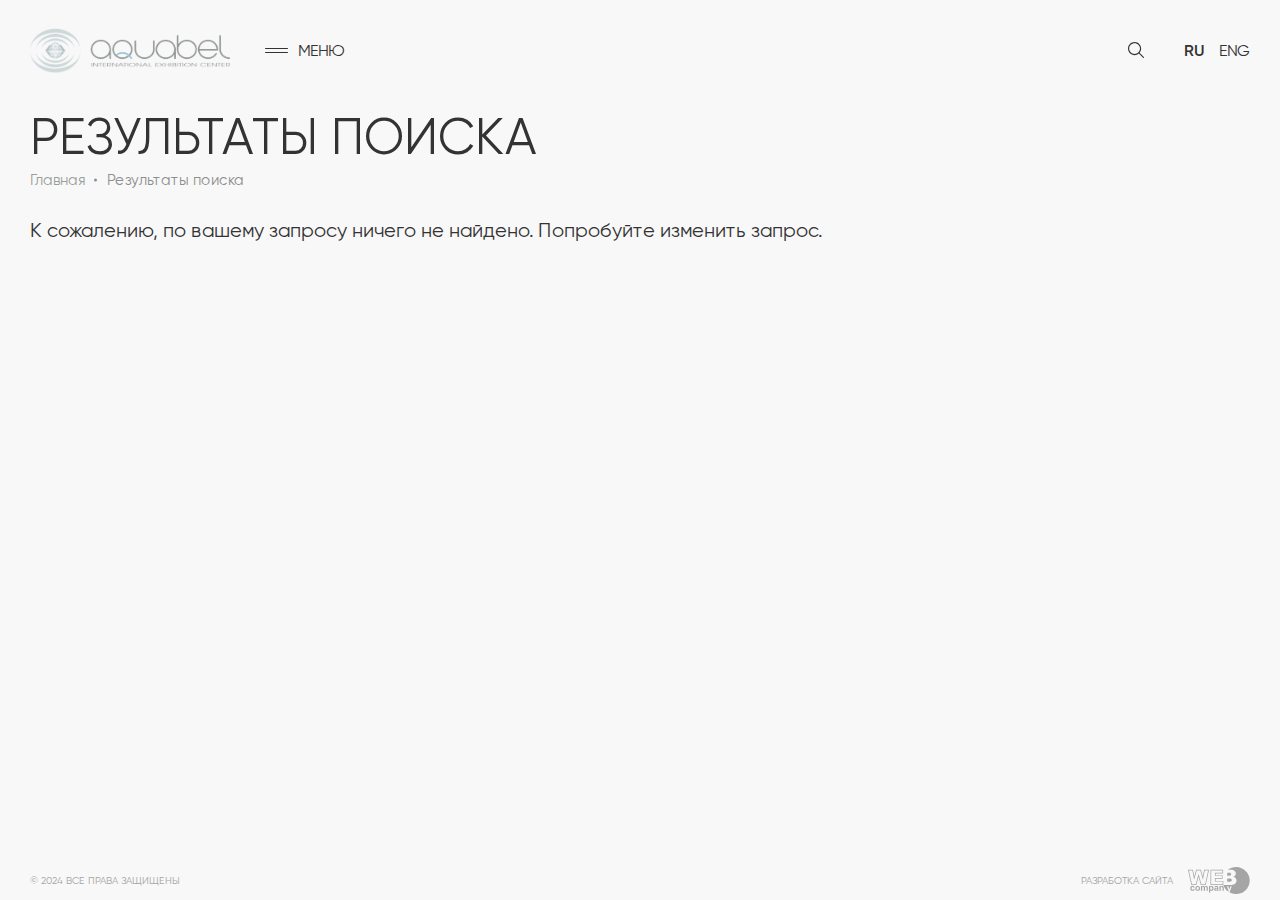
<file: search-empty.html>
<!DOCTYPE html>
<html lang="en">

<head>
    <meta charset="UTF-8">
    <meta name="viewport" content="width=device-width, initial-scale=1.0">
    <title>Результаты поиска - ничего не найдено</title>
    <link rel="stylesheet" href="css/main.css">
</head>

<body>
    <div class="d-wrap">
        <div class="outer-bg">
            <header class="header">
                <div class="header__wrapper container">
                    <div class="header__row">
                        <div class="header__col left">
                            <a href="#">
                                <div class="header__logo img-cage">
                                    <img src="images/logo.png" alt="Logo">
                                </div>
                            </a>
                            <div class="btn-wrap">
                                <div class="header__search img-cage">
                                    <img src="images/icon-search.svg" alt="Search">
                                </div>
                                <div class="header__menu">
                                    <div class="cross">
                                        <div class="line"></div>
                                        <div class="line"></div>
                                    </div>
                                    <div class="text">Меню</div>
                                </div>
                            </div>
                        </div>
                        <div class="header__col right">
                            <div class="header__search img-cage">
                                <img src="images/icon-search.svg" alt="Search">
                            </div>
                            <div class="header__lang">
                                <div class="lang selected">RU</div>
                                <div class="lang">EnG</div>
                            </div>
                        </div>
                    </div>
                </div>
            </header>
            <div class="d-main inner-page">
                <div class="breadcrumbs">
                    <div class="breadcrumbs__wrapper container">
                        <h2 class="breadcrumbs__title">Результаты поиска</h2>
                        <div class="breadcrumbs__items">
                            <a class="breadcrumbs__item">Главная</a>
                            <a class="breadcrumbs__item selected">Результаты поиска</a>
                        </div>
                    </div>
                </div>
                <div class="search-empty empty">
                    <div class="empty__wrapper container">
                        <p style="font-size: 20px;">К сожалению, по вашему запросу ничего не найдено. Попробуйте
                            изменить запрос.</p>
                    </div>
                </div>
            </div>
            <footer class="footer">
                <div class="footer__wrapper container">
                    <div class="text">© 2024 Все права защищены</div>
                    <div class="dev-wrap">
                        <p>Разработка сайта</p>
                        <a href="" class="img-cage">
                            <svg width="62" height="28" viewBox="0 0 62 28" fill="none"
                                xmlns="http://www.w3.org/2000/svg">
                                <path
                                    d="M17.7143 17.8795H12.7887L10.536 9.80549L8.29145 17.8795H3.35578L-1.23311e-07 2.76898H4.97204L6.26304 9.59759L8.15205 2.76898H12.912L14.805 9.59355L16.098 2.76898H21.0499L17.7143 17.8795ZM13.3342 17.1609H17.1385L20.1549 3.49161H16.69L14.9343 12.7606L12.3645 3.49161H8.69956L6.13172 12.7767L4.37807 3.49161H0.897029L3.94167 17.165H7.74596L10.534 7.12492L13.3342 17.1609Z"
                                    fill="#A5A5A5" />
                                <path
                                    d="M35.333 17.8752H22.4695V2.76465H35.1168V6.5554H27.6416V8.12984H34.5693V11.7833H27.6497V13.9028H35.327L35.333 17.8752ZM23.1868 17.1566H34.6138V14.6153H26.9365V11.0607H33.8663V8.84035H26.9304V5.83681H34.4057V3.48727H23.1888L23.1868 17.1566Z"
                                    fill="#A5A5A5" />
                                <path
                                    d="M6.6206 20.4453L5.4084 20.6653C5.38401 20.4555 5.28508 20.2614 5.12959 20.1183C4.97019 19.9908 4.76988 19.9255 4.56592 19.9346C4.42737 19.9287 4.28928 19.9541 4.16195 20.009C4.03461 20.0639 3.92132 20.1468 3.83052 20.2515C3.64734 20.4627 3.55575 20.8173 3.55575 21.3152C3.55575 21.867 3.64869 22.2572 3.83456 22.486C3.92392 22.5971 4.03805 22.6858 4.16784 22.7451C4.29763 22.8043 4.43949 22.8324 4.58208 22.8271C4.79201 22.8347 4.99704 22.7626 5.15586 22.6252C5.33215 22.4364 5.4427 22.1956 5.47103 21.9389L6.68323 22.1408C6.59555 22.6311 6.33983 23.0757 5.95995 23.3983C5.54479 23.7003 5.03838 23.8507 4.52551 23.8242C4.2236 23.8384 3.92213 23.7883 3.64105 23.6773C3.35997 23.5663 3.10571 23.3969 2.8951 23.1803C2.49104 22.7511 2.289 22.1563 2.289 21.396C2.289 20.6357 2.49104 20.0375 2.8951 19.6015C3.10919 19.3846 3.36671 19.2153 3.6508 19.1047C3.93489 18.9941 4.23916 18.9447 4.54369 18.9596C5.02233 18.9343 5.49656 19.0623 5.89732 19.325C6.25785 19.6063 6.51271 20.0011 6.6206 20.4453Z"
                                    fill="#A5A5A5" />
                                <path
                                    d="M7.27378 21.3325C7.27552 20.9179 7.37961 20.5103 7.57683 20.1456C7.76829 19.7739 8.06755 19.4686 8.43547 19.2695C8.8159 19.0653 9.24209 18.9611 9.67394 18.9668C9.99464 18.9555 10.3142 19.0106 10.6125 19.1287C10.9109 19.2468 11.1815 19.4254 11.4074 19.6531C11.6311 19.8817 11.8062 20.1531 11.9222 20.4511C12.0382 20.7491 12.0926 21.0674 12.0822 21.387C12.0921 21.7096 12.0367 22.0309 11.9194 22.3316C11.802 22.6323 11.6251 22.9062 11.3993 23.137C11.1767 23.3651 10.9091 23.5446 10.6136 23.6641C10.318 23.7836 10.0008 23.8406 9.68202 23.8314C9.26097 23.8307 8.8459 23.7319 8.46982 23.5427C8.09274 23.3604 7.78301 23.0637 7.58491 22.695C7.36866 22.274 7.26168 21.8055 7.27378 21.3325ZM8.53649 21.3991C8.51085 21.7809 8.62823 22.1586 8.8658 22.4588C8.96668 22.5737 9.09096 22.6658 9.23032 22.7289C9.36969 22.792 9.52093 22.8246 9.67394 22.8246C9.82695 22.8246 9.97819 22.792 10.1176 22.7289C10.2569 22.6658 10.3812 22.5737 10.4821 22.4588C10.7194 22.1547 10.836 21.7737 10.8094 21.389C10.8343 21.01 10.7177 20.6353 10.4821 20.3373C10.3812 20.2224 10.2569 20.1303 10.1176 20.0672C9.97819 20.0041 9.82695 19.9715 9.67394 19.9715C9.52093 19.9715 9.36969 20.0041 9.23032 20.0672C9.09096 20.1303 8.96668 20.2224 8.8658 20.3373C8.62823 20.6375 8.51085 21.0152 8.53649 21.3971V21.3991Z"
                                    fill="#A5A5A5" />
                                <path
                                    d="M12.9518 19.0715H14.0872V19.7074C14.2549 19.4794 14.4735 19.2937 14.7257 19.1651C14.9779 19.0365 15.2567 18.9685 15.5398 18.9666C15.8099 18.9598 16.0772 19.0231 16.3156 19.1503C16.5439 19.2821 16.7307 19.4751 16.855 19.7074C17.0359 19.4788 17.2614 19.2893 17.5177 19.1503C17.7521 19.0279 18.0129 18.9648 18.2774 18.9666C18.5798 18.955 18.8798 19.0247 19.1461 19.1684C19.384 19.3077 19.5704 19.5201 19.6774 19.774C19.7791 20.085 19.8222 20.4121 19.8047 20.7388V23.7141H18.5723V21.0658C18.5723 20.6043 18.5299 20.3062 18.445 20.1716C18.3883 20.0851 18.3096 20.0152 18.2169 19.9691C18.1243 19.923 18.021 19.9023 17.9177 19.9092C17.743 19.9099 17.5728 19.9649 17.4308 20.0667C17.2727 20.1799 17.1568 20.3425 17.1015 20.5289C17.021 20.8432 16.987 21.1676 17.0005 21.4917V23.7262H15.7681V21.1768C15.7823 20.8832 15.7599 20.5889 15.7014 20.3008C15.668 20.1832 15.5971 20.0797 15.4994 20.0061C15.387 19.9361 15.2558 19.9023 15.1236 19.9092C14.9409 19.9071 14.7619 19.9606 14.6104 20.0626C14.4549 20.1692 14.3396 20.3249 14.2832 20.5047C14.2033 20.8177 14.1699 21.1407 14.1842 21.4635V23.7242H12.9518V19.0715Z"
                                    fill="#A5A5A5" />
                                <path
                                    d="M20.9905 19.0704H22.14V19.7547C22.2924 19.5182 22.5005 19.3228 22.7461 19.1854C23.0037 19.0382 23.2959 18.9623 23.5927 18.9654C23.8551 18.9631 24.1148 19.0189 24.353 19.1289C24.5913 19.2388 24.8022 19.4001 24.9705 19.6013C25.3477 20.0251 25.5362 20.6152 25.5362 21.3715C25.5362 22.1493 25.3463 22.7548 24.9665 23.1881C24.7987 23.3916 24.5876 23.5552 24.3485 23.6669C24.1095 23.7787 23.8485 23.8358 23.5846 23.8341C23.3429 23.8373 23.1037 23.7848 22.8856 23.6807C22.6354 23.5462 22.4116 23.3678 22.2249 23.1538V25.4913H20.9925L20.9905 19.0704ZM22.2027 21.319C22.2027 21.8425 22.3064 22.2287 22.5138 22.4776C22.6029 22.5945 22.7178 22.6892 22.8496 22.7543C22.9814 22.8194 23.1264 22.8532 23.2735 22.8531C23.4111 22.855 23.5473 22.825 23.6714 22.7654C23.7955 22.7059 23.9041 22.6184 23.9887 22.5099C24.1786 22.2812 24.2735 21.905 24.2735 21.3816C24.2735 20.8931 24.1752 20.5311 23.9786 20.2956C23.893 20.1843 23.7828 20.0943 23.6567 20.0326C23.5305 19.971 23.3917 19.9394 23.2512 19.9404C23.108 19.938 22.9661 19.9683 22.8362 20.0287C22.7064 20.0892 22.592 20.1784 22.5017 20.2896C22.2848 20.5871 22.181 20.952 22.2087 21.319H22.2027Z"
                                    fill="#A5A5A5" />
                                <path
                                    d="M27.4381 20.4919L26.3188 20.29C26.4085 19.8874 26.6383 19.5297 26.9674 19.2808C27.2745 19.0641 27.7304 18.9558 28.3351 18.9558C28.7543 18.935 29.1731 19.0038 29.5635 19.1576C29.8 19.2588 29.9987 19.4318 30.1312 19.6522C30.2403 19.8527 30.2949 20.22 30.2949 20.7543L30.2807 22.1914C30.2728 22.494 30.2924 22.7967 30.3393 23.0957C30.3869 23.3121 30.4616 23.5217 30.5615 23.7194H29.3493C29.317 23.6374 29.2773 23.5162 29.2301 23.3561C29.2099 23.2834 29.1958 23.235 29.1857 23.2108C28.9909 23.4062 28.7614 23.5636 28.5089 23.675C28.2661 23.7778 28.0048 23.83 27.7412 23.8284C27.3269 23.8515 26.9201 23.7117 26.6077 23.4389C26.4724 23.3154 26.3648 23.1647 26.292 22.9966C26.2193 22.8286 26.1829 22.647 26.1855 22.4639C26.1809 22.2162 26.246 21.9721 26.3734 21.7595C26.4994 21.5528 26.6835 21.3879 26.9027 21.2851C27.2162 21.1495 27.5454 21.0532 27.8826 20.9985C28.2904 20.9346 28.6915 20.8333 29.0806 20.6957V20.5726C29.0899 20.4805 29.079 20.3874 29.0486 20.2999C29.0183 20.2124 28.9692 20.1326 28.9049 20.0659C28.7068 19.9437 28.4738 19.8904 28.2422 19.9146C28.0619 19.9042 27.8828 19.9493 27.729 20.0437C27.5888 20.1602 27.4874 20.3165 27.4381 20.4919ZM29.0867 21.5011C28.8401 21.5762 28.59 21.6388 28.3372 21.6888C28.1037 21.7247 27.8774 21.7969 27.6664 21.9028C27.5929 21.9489 27.5322 22.0129 27.4902 22.0888C27.4481 22.1647 27.426 22.25 27.426 22.3368C27.4267 22.4211 27.4451 22.5043 27.4799 22.5811C27.5147 22.6579 27.5651 22.7267 27.628 22.7829C27.6931 22.8455 27.77 22.8944 27.8544 22.9266C27.9387 22.9589 28.0287 22.9738 28.119 22.9706C28.3493 22.9678 28.5726 22.8906 28.7554 22.7506C28.8958 22.6524 28.9996 22.5104 29.0503 22.3469C29.0919 22.1478 29.1082 21.9444 29.0988 21.7413L29.0867 21.5011Z"
                                    fill="#A5A5A5" />
                                <path
                                    d="M35.75 23.7245H34.5176V21.3487C34.5349 21.0216 34.5084 20.6938 34.4388 20.3737C34.3922 20.2349 34.3023 20.1146 34.1822 20.0306C34.0557 19.9462 33.906 19.9031 33.7539 19.9075C33.549 19.9052 33.3485 19.9665 33.1801 20.0831C33.0146 20.1941 32.8914 20.3577 32.8306 20.5473C32.7511 20.8981 32.7192 21.2579 32.7356 21.6171V23.7245H31.5032V19.0698H32.6488V19.7541C32.901 19.406 33.2635 19.1533 33.6775 19.0368C34.0915 18.9203 34.5327 18.9468 34.9297 19.1122C35.1296 19.1914 35.3056 19.3207 35.4409 19.4876C35.5567 19.6409 35.6386 19.8171 35.6813 20.0044C35.7341 20.2769 35.7571 20.5544 35.75 20.8319V23.7245Z"
                                    fill="#A5A5A5" />
                                <path
                                    d="M43.3109 14.2111C43.4743 14.0694 43.6036 13.8927 43.6893 13.6943C43.775 13.4958 43.8148 13.2806 43.8058 13.0646C43.8127 12.8601 43.7721 12.6567 43.6873 12.4704C43.6025 12.2842 43.4757 12.12 43.3169 11.9907C42.991 11.7216 42.4199 11.587 41.6037 11.587H39.2338V14.641H41.6118C42.4145 14.6383 42.9809 14.495 43.3109 14.2111Z"
                                    fill="#A5A5A5" />
                                <path
                                    d="M42.7815 8.33543C42.9283 8.19697 43.0426 8.02783 43.1163 7.8401C43.19 7.65237 43.2212 7.45068 43.2078 7.24947C43.2183 7.05696 43.1854 6.86455 43.1117 6.6864C43.0379 6.50825 42.9251 6.34888 42.7815 6.22003C42.4973 5.97378 42.0017 5.85065 41.2946 5.85065H39.2338V8.71087H41.2542C41.9801 8.71356 42.4893 8.58841 42.7815 8.33543Z"
                                    fill="#A5A5A5" />
                                <path
                                    d="M48.1243 1.58205e-05C45.1409 -0.00457863 42.2403 0.980103 39.8773 2.79968H43.2654C44.72 2.79968 45.8373 3.15965 46.6171 3.87958C46.9931 4.21504 47.2921 4.6277 47.4936 5.0893C47.6952 5.55091 47.7945 6.05058 47.7849 6.5541C47.8027 7.39566 47.5051 8.21349 46.9505 8.84712C46.506 9.31979 45.9452 9.66777 45.3241 9.85638C46.4084 10.1174 47.2064 10.5649 47.7182 11.1987C48.2461 11.8818 48.5177 12.7282 48.4859 13.5906C48.4972 14.3299 48.3088 15.0586 47.9404 15.6999C47.5833 16.3175 47.068 16.8289 46.4474 17.1815C45.8937 17.4558 45.2934 17.6236 44.6776 17.6761C43.9852 17.7791 43.2879 17.8465 42.5886 17.8779H35.3154C36.2486 20.6094 38.0302 22.972 40.4006 24.6217C40.5487 24.4317 40.656 24.2132 40.7157 23.9799L38.9439 19.3131H40.2551L41.3703 22.6174L42.4573 19.3131H43.7341L42.0895 23.7921L41.7946 24.5995C41.7137 24.817 41.6101 25.0254 41.4855 25.2212L41.443 25.2798C43.245 26.3037 45.2583 26.9004 47.3277 27.0239C49.397 27.1474 51.4671 26.7944 53.3783 25.9921C55.2895 25.1899 56.9907 23.9597 58.3507 22.3966C59.7108 20.8335 60.6933 18.9792 61.2226 16.9767C61.7518 14.9742 61.8136 12.877 61.4033 10.8468C60.9929 8.81665 60.1213 6.90778 58.8557 5.26741C57.5901 3.62705 55.9643 2.29903 54.1036 1.38576C52.243 0.472496 50.1973 -0.0016071 48.1243 1.58205e-05Z"
                                    fill="#A5A5A5" />
                            </svg>
                        </a>
                    </div>
            </footer>
            <div class="popups">
                <div class="popup-item popup-menu menu">
                    <div class="menu__wrap">
                        <div class="menu__row">
                            <div class="menu__col left">
                                <div class="menu__list">
                                    <div class="list-item">
                                        <div class="text">
                                            <a href="">Главная</a>
                                        </div>
                                    </div>
                                    <div class="list-item" data-item="menu-1">
                                        <div class="text">О компании</div>
                                        <div class="num">2</div>
                                    </div>
                                    <div class="list-item" data-item="menu-2">
                                        <div class="text">Аренда</div>
                                        <div class="num">4</div>
                                    </div>
                                    <div class="list-item">
                                        <div class="text"><a href="">Реклама и мероприятия</a></div>
                                    </div>
                                    <div class="list-item">
                                        <div class="text"><a href="">Для прессы</a></div>
                                    </div>
                                    <div class="list-item">
                                        <div class="text"><a href="">Контакты</a></div>
                                    </div>
                                </div>
                                <div class="menu__lang">
                                    <a href="" class="lang selected">RU</a>
                                    <a href="" class="lang">EnG</a>
                                </div>
                                <div class="footer">
                                    <div class="footer__wrapper container">
                                        <div class="text">© 2024 Все права защищены</div>
                                        <div class="dev-wrap">
                                            <p>Разработка сайта</p>
                                            <a href="" class="img-cage">
                                                <svg width="62" height="28" viewBox="0 0 62 28" fill="none"
                                                    xmlns="http://www.w3.org/2000/svg">
                                                    <path
                                                        d="M17.7143 17.8795H12.7887L10.536 9.80549L8.29145 17.8795H3.35578L-1.23311e-07 2.76898H4.97204L6.26304 9.59759L8.15205 2.76898H12.912L14.805 9.59355L16.098 2.76898H21.0499L17.7143 17.8795ZM13.3342 17.1609H17.1385L20.1549 3.49161H16.69L14.9343 12.7606L12.3645 3.49161H8.69956L6.13172 12.7767L4.37807 3.49161H0.897029L3.94167 17.165H7.74596L10.534 7.12492L13.3342 17.1609Z"
                                                        fill="#A5A5A5" />
                                                    <path
                                                        d="M35.333 17.8752H22.4695V2.76465H35.1168V6.5554H27.6416V8.12984H34.5693V11.7833H27.6497V13.9028H35.327L35.333 17.8752ZM23.1868 17.1566H34.6138V14.6153H26.9365V11.0607H33.8663V8.84035H26.9304V5.83681H34.4057V3.48727H23.1888L23.1868 17.1566Z"
                                                        fill="#A5A5A5" />
                                                    <path
                                                        d="M6.6206 20.4453L5.4084 20.6653C5.38401 20.4555 5.28508 20.2614 5.12959 20.1183C4.97019 19.9908 4.76988 19.9255 4.56592 19.9346C4.42737 19.9287 4.28928 19.9541 4.16195 20.009C4.03461 20.0639 3.92132 20.1468 3.83052 20.2515C3.64734 20.4627 3.55575 20.8173 3.55575 21.3152C3.55575 21.867 3.64869 22.2572 3.83456 22.486C3.92392 22.5971 4.03805 22.6858 4.16784 22.7451C4.29763 22.8043 4.43949 22.8324 4.58208 22.8271C4.79201 22.8347 4.99704 22.7626 5.15586 22.6252C5.33215 22.4364 5.4427 22.1956 5.47103 21.9389L6.68323 22.1408C6.59555 22.6311 6.33983 23.0757 5.95995 23.3983C5.54479 23.7003 5.03838 23.8507 4.52551 23.8242C4.2236 23.8384 3.92213 23.7883 3.64105 23.6773C3.35997 23.5663 3.10571 23.3969 2.8951 23.1803C2.49104 22.7511 2.289 22.1563 2.289 21.396C2.289 20.6357 2.49104 20.0375 2.8951 19.6015C3.10919 19.3846 3.36671 19.2153 3.6508 19.1047C3.93489 18.9941 4.23916 18.9447 4.54369 18.9596C5.02233 18.9343 5.49656 19.0623 5.89732 19.325C6.25785 19.6063 6.51271 20.0011 6.6206 20.4453Z"
                                                        fill="#A5A5A5" />
                                                    <path
                                                        d="M7.27378 21.3325C7.27552 20.9179 7.37961 20.5103 7.57683 20.1456C7.76829 19.7739 8.06755 19.4686 8.43547 19.2695C8.8159 19.0653 9.24209 18.9611 9.67394 18.9668C9.99464 18.9555 10.3142 19.0106 10.6125 19.1287C10.9109 19.2468 11.1815 19.4254 11.4074 19.6531C11.6311 19.8817 11.8062 20.1531 11.9222 20.4511C12.0382 20.7491 12.0926 21.0674 12.0822 21.387C12.0921 21.7096 12.0367 22.0309 11.9194 22.3316C11.802 22.6323 11.6251 22.9062 11.3993 23.137C11.1767 23.3651 10.9091 23.5446 10.6136 23.6641C10.318 23.7836 10.0008 23.8406 9.68202 23.8314C9.26097 23.8307 8.8459 23.7319 8.46982 23.5427C8.09274 23.3604 7.78301 23.0637 7.58491 22.695C7.36866 22.274 7.26168 21.8055 7.27378 21.3325ZM8.53649 21.3991C8.51085 21.7809 8.62823 22.1586 8.8658 22.4588C8.96668 22.5737 9.09096 22.6658 9.23032 22.7289C9.36969 22.792 9.52093 22.8246 9.67394 22.8246C9.82695 22.8246 9.97819 22.792 10.1176 22.7289C10.2569 22.6658 10.3812 22.5737 10.4821 22.4588C10.7194 22.1547 10.836 21.7737 10.8094 21.389C10.8343 21.01 10.7177 20.6353 10.4821 20.3373C10.3812 20.2224 10.2569 20.1303 10.1176 20.0672C9.97819 20.0041 9.82695 19.9715 9.67394 19.9715C9.52093 19.9715 9.36969 20.0041 9.23032 20.0672C9.09096 20.1303 8.96668 20.2224 8.8658 20.3373C8.62823 20.6375 8.51085 21.0152 8.53649 21.3971V21.3991Z"
                                                        fill="#A5A5A5" />
                                                    <path
                                                        d="M12.9518 19.0715H14.0872V19.7074C14.2549 19.4794 14.4735 19.2937 14.7257 19.1651C14.9779 19.0365 15.2567 18.9685 15.5398 18.9666C15.8099 18.9598 16.0772 19.0231 16.3156 19.1503C16.5439 19.2821 16.7307 19.4751 16.855 19.7074C17.0359 19.4788 17.2614 19.2893 17.5177 19.1503C17.7521 19.0279 18.0129 18.9648 18.2774 18.9666C18.5798 18.955 18.8798 19.0247 19.1461 19.1684C19.384 19.3077 19.5704 19.5201 19.6774 19.774C19.7791 20.085 19.8222 20.4121 19.8047 20.7388V23.7141H18.5723V21.0658C18.5723 20.6043 18.5299 20.3062 18.445 20.1716C18.3883 20.0851 18.3096 20.0152 18.2169 19.9691C18.1243 19.923 18.021 19.9023 17.9177 19.9092C17.743 19.9099 17.5728 19.9649 17.4308 20.0667C17.2727 20.1799 17.1568 20.3425 17.1015 20.5289C17.021 20.8432 16.987 21.1676 17.0005 21.4917V23.7262H15.7681V21.1768C15.7823 20.8832 15.7599 20.5889 15.7014 20.3008C15.668 20.1832 15.5971 20.0797 15.4994 20.0061C15.387 19.9361 15.2558 19.9023 15.1236 19.9092C14.9409 19.9071 14.7619 19.9606 14.6104 20.0626C14.4549 20.1692 14.3396 20.3249 14.2832 20.5047C14.2033 20.8177 14.1699 21.1407 14.1842 21.4635V23.7242H12.9518V19.0715Z"
                                                        fill="#A5A5A5" />
                                                    <path
                                                        d="M20.9905 19.0704H22.14V19.7547C22.2924 19.5182 22.5005 19.3228 22.7461 19.1854C23.0037 19.0382 23.2959 18.9623 23.5927 18.9654C23.8551 18.9631 24.1148 19.0189 24.353 19.1289C24.5913 19.2388 24.8022 19.4001 24.9705 19.6013C25.3477 20.0251 25.5362 20.6152 25.5362 21.3715C25.5362 22.1493 25.3463 22.7548 24.9665 23.1881C24.7987 23.3916 24.5876 23.5552 24.3485 23.6669C24.1095 23.7787 23.8485 23.8358 23.5846 23.8341C23.3429 23.8373 23.1037 23.7848 22.8856 23.6807C22.6354 23.5462 22.4116 23.3678 22.2249 23.1538V25.4913H20.9925L20.9905 19.0704ZM22.2027 21.319C22.2027 21.8425 22.3064 22.2287 22.5138 22.4776C22.6029 22.5945 22.7178 22.6892 22.8496 22.7543C22.9814 22.8194 23.1264 22.8532 23.2735 22.8531C23.4111 22.855 23.5473 22.825 23.6714 22.7654C23.7955 22.7059 23.9041 22.6184 23.9887 22.5099C24.1786 22.2812 24.2735 21.905 24.2735 21.3816C24.2735 20.8931 24.1752 20.5311 23.9786 20.2956C23.893 20.1843 23.7828 20.0943 23.6567 20.0326C23.5305 19.971 23.3917 19.9394 23.2512 19.9404C23.108 19.938 22.9661 19.9683 22.8362 20.0287C22.7064 20.0892 22.592 20.1784 22.5017 20.2896C22.2848 20.5871 22.181 20.952 22.2087 21.319H22.2027Z"
                                                        fill="#A5A5A5" />
                                                    <path
                                                        d="M27.4381 20.4919L26.3188 20.29C26.4085 19.8874 26.6383 19.5297 26.9674 19.2808C27.2745 19.0641 27.7304 18.9558 28.3351 18.9558C28.7543 18.935 29.1731 19.0038 29.5635 19.1576C29.8 19.2588 29.9987 19.4318 30.1312 19.6522C30.2403 19.8527 30.2949 20.22 30.2949 20.7543L30.2807 22.1914C30.2728 22.494 30.2924 22.7967 30.3393 23.0957C30.3869 23.3121 30.4616 23.5217 30.5615 23.7194H29.3493C29.317 23.6374 29.2773 23.5162 29.2301 23.3561C29.2099 23.2834 29.1958 23.235 29.1857 23.2108C28.9909 23.4062 28.7614 23.5636 28.5089 23.675C28.2661 23.7778 28.0048 23.83 27.7412 23.8284C27.3269 23.8515 26.9201 23.7117 26.6077 23.4389C26.4724 23.3154 26.3648 23.1647 26.292 22.9966C26.2193 22.8286 26.1829 22.647 26.1855 22.4639C26.1809 22.2162 26.246 21.9721 26.3734 21.7595C26.4994 21.5528 26.6835 21.3879 26.9027 21.2851C27.2162 21.1495 27.5454 21.0532 27.8826 20.9985C28.2904 20.9346 28.6915 20.8333 29.0806 20.6957V20.5726C29.0899 20.4805 29.079 20.3874 29.0486 20.2999C29.0183 20.2124 28.9692 20.1326 28.9049 20.0659C28.7068 19.9437 28.4738 19.8904 28.2422 19.9146C28.0619 19.9042 27.8828 19.9493 27.729 20.0437C27.5888 20.1602 27.4874 20.3165 27.4381 20.4919ZM29.0867 21.5011C28.8401 21.5762 28.59 21.6388 28.3372 21.6888C28.1037 21.7247 27.8774 21.7969 27.6664 21.9028C27.5929 21.9489 27.5322 22.0129 27.4902 22.0888C27.4481 22.1647 27.426 22.25 27.426 22.3368C27.4267 22.4211 27.4451 22.5043 27.4799 22.5811C27.5147 22.6579 27.5651 22.7267 27.628 22.7829C27.6931 22.8455 27.77 22.8944 27.8544 22.9266C27.9387 22.9589 28.0287 22.9738 28.119 22.9706C28.3493 22.9678 28.5726 22.8906 28.7554 22.7506C28.8958 22.6524 28.9996 22.5104 29.0503 22.3469C29.0919 22.1478 29.1082 21.9444 29.0988 21.7413L29.0867 21.5011Z"
                                                        fill="#A5A5A5" />
                                                    <path
                                                        d="M35.75 23.7245H34.5176V21.3487C34.5349 21.0216 34.5084 20.6938 34.4388 20.3737C34.3922 20.2349 34.3023 20.1146 34.1822 20.0306C34.0557 19.9462 33.906 19.9031 33.7539 19.9075C33.549 19.9052 33.3485 19.9665 33.1801 20.0831C33.0146 20.1941 32.8914 20.3577 32.8306 20.5473C32.7511 20.8981 32.7192 21.2579 32.7356 21.6171V23.7245H31.5032V19.0698H32.6488V19.7541C32.901 19.406 33.2635 19.1533 33.6775 19.0368C34.0915 18.9203 34.5327 18.9468 34.9297 19.1122C35.1296 19.1914 35.3056 19.3207 35.4409 19.4876C35.5567 19.6409 35.6386 19.8171 35.6813 20.0044C35.7341 20.2769 35.7571 20.5544 35.75 20.8319V23.7245Z"
                                                        fill="#A5A5A5" />
                                                    <path
                                                        d="M43.3109 14.2111C43.4743 14.0694 43.6036 13.8927 43.6893 13.6943C43.775 13.4958 43.8148 13.2806 43.8058 13.0646C43.8127 12.8601 43.7721 12.6567 43.6873 12.4704C43.6025 12.2842 43.4757 12.12 43.3169 11.9907C42.991 11.7216 42.4199 11.587 41.6037 11.587H39.2338V14.641H41.6118C42.4145 14.6383 42.9809 14.495 43.3109 14.2111Z"
                                                        fill="#A5A5A5" />
                                                    <path
                                                        d="M42.7815 8.33543C42.9283 8.19697 43.0426 8.02783 43.1163 7.8401C43.19 7.65237 43.2212 7.45068 43.2078 7.24947C43.2183 7.05696 43.1854 6.86455 43.1117 6.6864C43.0379 6.50825 42.9251 6.34888 42.7815 6.22003C42.4973 5.97378 42.0017 5.85065 41.2946 5.85065H39.2338V8.71087H41.2542C41.9801 8.71356 42.4893 8.58841 42.7815 8.33543Z"
                                                        fill="#A5A5A5" />
                                                    <path
                                                        d="M48.1243 1.58205e-05C45.1409 -0.00457863 42.2403 0.980103 39.8773 2.79968H43.2654C44.72 2.79968 45.8373 3.15965 46.6171 3.87958C46.9931 4.21504 47.2921 4.6277 47.4936 5.0893C47.6952 5.55091 47.7945 6.05058 47.7849 6.5541C47.8027 7.39566 47.5051 8.21349 46.9505 8.84712C46.506 9.31979 45.9452 9.66777 45.3241 9.85638C46.4084 10.1174 47.2064 10.5649 47.7182 11.1987C48.2461 11.8818 48.5177 12.7282 48.4859 13.5906C48.4972 14.3299 48.3088 15.0586 47.9404 15.6999C47.5833 16.3175 47.068 16.8289 46.4474 17.1815C45.8937 17.4558 45.2934 17.6236 44.6776 17.6761C43.9852 17.7791 43.2879 17.8465 42.5886 17.8779H35.3154C36.2486 20.6094 38.0302 22.972 40.4006 24.6217C40.5487 24.4317 40.656 24.2132 40.7157 23.9799L38.9439 19.3131H40.2551L41.3703 22.6174L42.4573 19.3131H43.7341L42.0895 23.7921L41.7946 24.5995C41.7137 24.817 41.6101 25.0254 41.4855 25.2212L41.443 25.2798C43.245 26.3037 45.2583 26.9004 47.3277 27.0239C49.397 27.1474 51.4671 26.7944 53.3783 25.9921C55.2895 25.1899 56.9907 23.9597 58.3507 22.3966C59.7108 20.8335 60.6933 18.9792 61.2226 16.9767C61.7518 14.9742 61.8136 12.877 61.4033 10.8468C60.9929 8.81665 60.1213 6.90778 58.8557 5.26741C57.5901 3.62705 55.9643 2.29903 54.1036 1.38576C52.243 0.472496 50.1973 -0.0016071 48.1243 1.58205e-05Z"
                                                        fill="#A5A5A5" />
                                                </svg>
                                            </a>
                                        </div>
                                    </div>
                                </div>
                            </div>
                            <div class="menu__col right">
                                <div class="menu__items" data-item="menu-2">
                                    <div class="item">
                                        <div class="text"><a href="">ТРЦ EXPOBEL</a></div>
                                    </div>
                                    <div class="item accordion" data-accordion="group1">
                                        <div class="accordion-head">
                                            <div class="text">Рыночные комплексы</div>
                                            <div class="arrow"></div>
                                        </div>
                                        <div class="accordion-body">
                                            <div class="body-items">
                                                <a href="">Блок рынок</a>
                                                <a href="">Оптово-розничная база овощей и фруктов</a>
                                                <a href="">Автомобильный</a>
                                                <a href="">Строительный</a>
                                                <a href="">Открытая площадка</a>
                                            </div>
                                        </div>
                                    </div>
                                    <div class="item accordion" data-accordion="group1">
                                        <div class="accordion-head">
                                            <div class="text">Офисная недвижимость</div>
                                            <div class="arrow"></div>
                                        </div>
                                        <div class="accordion-body">
                                            <div class="body-items">
                                                <a href="">Блок рынок</a>
                                                <a href="">Оптово-розничная база овощей и фруктов</a>
                                            </div>
                                        </div>
                                    </div>
                                    <div class="item accordion" data-accordion="group1">
                                        <div class="accordion-head">
                                            <div class="text">Складская недвижимость</div>
                                            <div class="arrow"></div>
                                        </div>
                                        <div class="accordion-body">
                                            <div class="body-items">
                                                <a href="">Автомобильный</a>
                                                <a href="">Строительный</a>
                                                <a href="">Открытая площадка</a>
                                            </div>
                                        </div>
                                    </div>
                                </div>
                                <div class="menu__items" data-item="menu-1">
                                    <div class="item">
                                        <div class="text"><a href="">2 пункта в меню</a></div>
                                    </div>
                                    <div class="item accordion">
                                        <div class="accordion-head">
                                            <div class="text">Выпадающий список</div>
                                            <div class="arrow"></div>
                                        </div>
                                        <div class="accordion-body">
                                            <div class="body-items">
                                                <a href="">Блок рынок</a>
                                                <a href="">Оптово-розничная база овощей и фруктов</a>
                                                <a href="">Автомобильный</a>
                                                <a href="">Строительный</a>
                                                <a href="">Открытая площадка</a>
                                            </div>
                                        </div>
                                    </div>
                                </div>
                            </div>
                        </div>
                    </div>
                </div>
                <div class="popup-item popup-search search">
                    <div class="search__wrap">
                        <div class="search__close">
                            <svg width="15" height="16" viewBox="0 0 15 16" fill="none"
                                xmlns="http://www.w3.org/2000/svg">
                                <path
                                    d="M8.64758 8.00015L14.4265 2.22121C14.7856 1.86248 14.7856 1.28042 14.4265 0.921684C14.0675 0.562645 13.486 0.562645 13.127 0.921684L7.34805 6.70062L1.56881 0.921684C1.20977 0.562645 0.628319 0.562645 0.26928 0.921684C-0.0897598 1.28042 -0.0897598 1.86248 0.26928 2.22121L6.04853 8.00015L0.26928 13.7791C-0.0897598 14.1378 -0.0897598 14.7199 0.26928 15.0786C0.448799 15.2578 0.684074 15.3476 0.919043 15.3476C1.15401 15.3476 1.38929 15.2578 1.56881 15.0783L7.34805 9.29937L13.127 15.0783C13.3065 15.2578 13.5418 15.3476 13.7768 15.3476C14.0117 15.3476 14.247 15.2578 14.4265 15.0783C14.7856 14.7196 14.7856 14.1375 14.4265 13.7788L8.64758 8.00015Z"
                                    fill="white" fill-opacity="0.6" />
                            </svg>
                        </div>
                        <div class="search__title">Поиск</div>
                        <form class="search__form form">
                            <div class="form-item d-select">
                                <select>
                                    <option data-role="placeholder">Тип помещения</option>
                                    <option value="wholesale">Оптово-розничная база овощей и фруктов</option>
                                    <option value="office">Офисное помещение</option>
                                </select>
                            </div>
                            <div class="form-item d-select">
                                <select>
                                    <option data-role="placeholder">Площадь помещения</option>
                                    <option value="">5-15 м2</span>
                                    </option>
                                    <option value="">16-25 м2</option>
                                    <option value="">26-35 м2</option>
                                    <option value="">36-45 м2</option>
                                    <option value="">46-55 м2</option>
                                    <option value="">56-65 м2</option>
                                    <option value="">66-75 м2</option>
                                    <option value="">76-85 м2</option>
                                </select>
                            </div>
                            <a class="form-item form__btn">
                                <div class="btn-wrap">
                                    <div class="text">Найти</div>
                                    <div class="icon">
                                        <svg width="12" height="12" viewBox="0 0 12 12" fill="none"
                                            xmlns="http://www.w3.org/2000/svg">
                                            <path
                                                d="M11.1382 9.07866L11.8426 9.08947L11.7175 0.938309L3.56634 0.813208L3.57715 1.51763L10.5207 1.6242L0.514127 11.2941L1.02501 11.8049L11.0316 2.13508L11.1382 9.07866Z"
                                                fill="#fff" />
                                        </svg>
                                    </div>
                                </div>
                            </a>
                        </form>
                        <div class="footer">
                            <div class="footer__wrapper container">
                                <div class="text">© 2024 Все права защищены</div>
                                <div class="dev-wrap">
                                    <p>Разработка сайта</p>
                                    <a href="" class="img-cage">
                                        <svg width="62" height="28" viewBox="0 0 62 28" fill="none"
                                            xmlns="http://www.w3.org/2000/svg">
                                            <path
                                                d="M17.7143 17.8795H12.7887L10.536 9.80549L8.29145 17.8795H3.35578L-1.23311e-07 2.76898H4.97204L6.26304 9.59759L8.15205 2.76898H12.912L14.805 9.59355L16.098 2.76898H21.0499L17.7143 17.8795ZM13.3342 17.1609H17.1385L20.1549 3.49161H16.69L14.9343 12.7606L12.3645 3.49161H8.69956L6.13172 12.7767L4.37807 3.49161H0.897029L3.94167 17.165H7.74596L10.534 7.12492L13.3342 17.1609Z"
                                                fill="#A5A5A5" />
                                            <path
                                                d="M35.333 17.8752H22.4695V2.76465H35.1168V6.5554H27.6416V8.12984H34.5693V11.7833H27.6497V13.9028H35.327L35.333 17.8752ZM23.1868 17.1566H34.6138V14.6153H26.9365V11.0607H33.8663V8.84035H26.9304V5.83681H34.4057V3.48727H23.1888L23.1868 17.1566Z"
                                                fill="#A5A5A5" />
                                            <path
                                                d="M6.6206 20.4453L5.4084 20.6653C5.38401 20.4555 5.28508 20.2614 5.12959 20.1183C4.97019 19.9908 4.76988 19.9255 4.56592 19.9346C4.42737 19.9287 4.28928 19.9541 4.16195 20.009C4.03461 20.0639 3.92132 20.1468 3.83052 20.2515C3.64734 20.4627 3.55575 20.8173 3.55575 21.3152C3.55575 21.867 3.64869 22.2572 3.83456 22.486C3.92392 22.5971 4.03805 22.6858 4.16784 22.7451C4.29763 22.8043 4.43949 22.8324 4.58208 22.8271C4.79201 22.8347 4.99704 22.7626 5.15586 22.6252C5.33215 22.4364 5.4427 22.1956 5.47103 21.9389L6.68323 22.1408C6.59555 22.6311 6.33983 23.0757 5.95995 23.3983C5.54479 23.7003 5.03838 23.8507 4.52551 23.8242C4.2236 23.8384 3.92213 23.7883 3.64105 23.6773C3.35997 23.5663 3.10571 23.3969 2.8951 23.1803C2.49104 22.7511 2.289 22.1563 2.289 21.396C2.289 20.6357 2.49104 20.0375 2.8951 19.6015C3.10919 19.3846 3.36671 19.2153 3.6508 19.1047C3.93489 18.9941 4.23916 18.9447 4.54369 18.9596C5.02233 18.9343 5.49656 19.0623 5.89732 19.325C6.25785 19.6063 6.51271 20.0011 6.6206 20.4453Z"
                                                fill="#A5A5A5" />
                                            <path
                                                d="M7.27378 21.3325C7.27552 20.9179 7.37961 20.5103 7.57683 20.1456C7.76829 19.7739 8.06755 19.4686 8.43547 19.2695C8.8159 19.0653 9.24209 18.9611 9.67394 18.9668C9.99464 18.9555 10.3142 19.0106 10.6125 19.1287C10.9109 19.2468 11.1815 19.4254 11.4074 19.6531C11.6311 19.8817 11.8062 20.1531 11.9222 20.4511C12.0382 20.7491 12.0926 21.0674 12.0822 21.387C12.0921 21.7096 12.0367 22.0309 11.9194 22.3316C11.802 22.6323 11.6251 22.9062 11.3993 23.137C11.1767 23.3651 10.9091 23.5446 10.6136 23.6641C10.318 23.7836 10.0008 23.8406 9.68202 23.8314C9.26097 23.8307 8.8459 23.7319 8.46982 23.5427C8.09274 23.3604 7.78301 23.0637 7.58491 22.695C7.36866 22.274 7.26168 21.8055 7.27378 21.3325ZM8.53649 21.3991C8.51085 21.7809 8.62823 22.1586 8.8658 22.4588C8.96668 22.5737 9.09096 22.6658 9.23032 22.7289C9.36969 22.792 9.52093 22.8246 9.67394 22.8246C9.82695 22.8246 9.97819 22.792 10.1176 22.7289C10.2569 22.6658 10.3812 22.5737 10.4821 22.4588C10.7194 22.1547 10.836 21.7737 10.8094 21.389C10.8343 21.01 10.7177 20.6353 10.4821 20.3373C10.3812 20.2224 10.2569 20.1303 10.1176 20.0672C9.97819 20.0041 9.82695 19.9715 9.67394 19.9715C9.52093 19.9715 9.36969 20.0041 9.23032 20.0672C9.09096 20.1303 8.96668 20.2224 8.8658 20.3373C8.62823 20.6375 8.51085 21.0152 8.53649 21.3971V21.3991Z"
                                                fill="#A5A5A5" />
                                            <path
                                                d="M12.9518 19.0715H14.0872V19.7074C14.2549 19.4794 14.4735 19.2937 14.7257 19.1651C14.9779 19.0365 15.2567 18.9685 15.5398 18.9666C15.8099 18.9598 16.0772 19.0231 16.3156 19.1503C16.5439 19.2821 16.7307 19.4751 16.855 19.7074C17.0359 19.4788 17.2614 19.2893 17.5177 19.1503C17.7521 19.0279 18.0129 18.9648 18.2774 18.9666C18.5798 18.955 18.8798 19.0247 19.1461 19.1684C19.384 19.3077 19.5704 19.5201 19.6774 19.774C19.7791 20.085 19.8222 20.4121 19.8047 20.7388V23.7141H18.5723V21.0658C18.5723 20.6043 18.5299 20.3062 18.445 20.1716C18.3883 20.0851 18.3096 20.0152 18.2169 19.9691C18.1243 19.923 18.021 19.9023 17.9177 19.9092C17.743 19.9099 17.5728 19.9649 17.4308 20.0667C17.2727 20.1799 17.1568 20.3425 17.1015 20.5289C17.021 20.8432 16.987 21.1676 17.0005 21.4917V23.7262H15.7681V21.1768C15.7823 20.8832 15.7599 20.5889 15.7014 20.3008C15.668 20.1832 15.5971 20.0797 15.4994 20.0061C15.387 19.9361 15.2558 19.9023 15.1236 19.9092C14.9409 19.9071 14.7619 19.9606 14.6104 20.0626C14.4549 20.1692 14.3396 20.3249 14.2832 20.5047C14.2033 20.8177 14.1699 21.1407 14.1842 21.4635V23.7242H12.9518V19.0715Z"
                                                fill="#A5A5A5" />
                                            <path
                                                d="M20.9905 19.0704H22.14V19.7547C22.2924 19.5182 22.5005 19.3228 22.7461 19.1854C23.0037 19.0382 23.2959 18.9623 23.5927 18.9654C23.8551 18.9631 24.1148 19.0189 24.353 19.1289C24.5913 19.2388 24.8022 19.4001 24.9705 19.6013C25.3477 20.0251 25.5362 20.6152 25.5362 21.3715C25.5362 22.1493 25.3463 22.7548 24.9665 23.1881C24.7987 23.3916 24.5876 23.5552 24.3485 23.6669C24.1095 23.7787 23.8485 23.8358 23.5846 23.8341C23.3429 23.8373 23.1037 23.7848 22.8856 23.6807C22.6354 23.5462 22.4116 23.3678 22.2249 23.1538V25.4913H20.9925L20.9905 19.0704ZM22.2027 21.319C22.2027 21.8425 22.3064 22.2287 22.5138 22.4776C22.6029 22.5945 22.7178 22.6892 22.8496 22.7543C22.9814 22.8194 23.1264 22.8532 23.2735 22.8531C23.4111 22.855 23.5473 22.825 23.6714 22.7654C23.7955 22.7059 23.9041 22.6184 23.9887 22.5099C24.1786 22.2812 24.2735 21.905 24.2735 21.3816C24.2735 20.8931 24.1752 20.5311 23.9786 20.2956C23.893 20.1843 23.7828 20.0943 23.6567 20.0326C23.5305 19.971 23.3917 19.9394 23.2512 19.9404C23.108 19.938 22.9661 19.9683 22.8362 20.0287C22.7064 20.0892 22.592 20.1784 22.5017 20.2896C22.2848 20.5871 22.181 20.952 22.2087 21.319H22.2027Z"
                                                fill="#A5A5A5" />
                                            <path
                                                d="M27.4381 20.4919L26.3188 20.29C26.4085 19.8874 26.6383 19.5297 26.9674 19.2808C27.2745 19.0641 27.7304 18.9558 28.3351 18.9558C28.7543 18.935 29.1731 19.0038 29.5635 19.1576C29.8 19.2588 29.9987 19.4318 30.1312 19.6522C30.2403 19.8527 30.2949 20.22 30.2949 20.7543L30.2807 22.1914C30.2728 22.494 30.2924 22.7967 30.3393 23.0957C30.3869 23.3121 30.4616 23.5217 30.5615 23.7194H29.3493C29.317 23.6374 29.2773 23.5162 29.2301 23.3561C29.2099 23.2834 29.1958 23.235 29.1857 23.2108C28.9909 23.4062 28.7614 23.5636 28.5089 23.675C28.2661 23.7778 28.0048 23.83 27.7412 23.8284C27.3269 23.8515 26.9201 23.7117 26.6077 23.4389C26.4724 23.3154 26.3648 23.1647 26.292 22.9966C26.2193 22.8286 26.1829 22.647 26.1855 22.4639C26.1809 22.2162 26.246 21.9721 26.3734 21.7595C26.4994 21.5528 26.6835 21.3879 26.9027 21.2851C27.2162 21.1495 27.5454 21.0532 27.8826 20.9985C28.2904 20.9346 28.6915 20.8333 29.0806 20.6957V20.5726C29.0899 20.4805 29.079 20.3874 29.0486 20.2999C29.0183 20.2124 28.9692 20.1326 28.9049 20.0659C28.7068 19.9437 28.4738 19.8904 28.2422 19.9146C28.0619 19.9042 27.8828 19.9493 27.729 20.0437C27.5888 20.1602 27.4874 20.3165 27.4381 20.4919ZM29.0867 21.5011C28.8401 21.5762 28.59 21.6388 28.3372 21.6888C28.1037 21.7247 27.8774 21.7969 27.6664 21.9028C27.5929 21.9489 27.5322 22.0129 27.4902 22.0888C27.4481 22.1647 27.426 22.25 27.426 22.3368C27.4267 22.4211 27.4451 22.5043 27.4799 22.5811C27.5147 22.6579 27.5651 22.7267 27.628 22.7829C27.6931 22.8455 27.77 22.8944 27.8544 22.9266C27.9387 22.9589 28.0287 22.9738 28.119 22.9706C28.3493 22.9678 28.5726 22.8906 28.7554 22.7506C28.8958 22.6524 28.9996 22.5104 29.0503 22.3469C29.0919 22.1478 29.1082 21.9444 29.0988 21.7413L29.0867 21.5011Z"
                                                fill="#A5A5A5" />
                                            <path
                                                d="M35.75 23.7245H34.5176V21.3487C34.5349 21.0216 34.5084 20.6938 34.4388 20.3737C34.3922 20.2349 34.3023 20.1146 34.1822 20.0306C34.0557 19.9462 33.906 19.9031 33.7539 19.9075C33.549 19.9052 33.3485 19.9665 33.1801 20.0831C33.0146 20.1941 32.8914 20.3577 32.8306 20.5473C32.7511 20.8981 32.7192 21.2579 32.7356 21.6171V23.7245H31.5032V19.0698H32.6488V19.7541C32.901 19.406 33.2635 19.1533 33.6775 19.0368C34.0915 18.9203 34.5327 18.9468 34.9297 19.1122C35.1296 19.1914 35.3056 19.3207 35.4409 19.4876C35.5567 19.6409 35.6386 19.8171 35.6813 20.0044C35.7341 20.2769 35.7571 20.5544 35.75 20.8319V23.7245Z"
                                                fill="#A5A5A5" />
                                            <path
                                                d="M43.3109 14.2111C43.4743 14.0694 43.6036 13.8927 43.6893 13.6943C43.775 13.4958 43.8148 13.2806 43.8058 13.0646C43.8127 12.8601 43.7721 12.6567 43.6873 12.4704C43.6025 12.2842 43.4757 12.12 43.3169 11.9907C42.991 11.7216 42.4199 11.587 41.6037 11.587H39.2338V14.641H41.6118C42.4145 14.6383 42.9809 14.495 43.3109 14.2111Z"
                                                fill="#A5A5A5" />
                                            <path
                                                d="M42.7815 8.33543C42.9283 8.19697 43.0426 8.02783 43.1163 7.8401C43.19 7.65237 43.2212 7.45068 43.2078 7.24947C43.2183 7.05696 43.1854 6.86455 43.1117 6.6864C43.0379 6.50825 42.9251 6.34888 42.7815 6.22003C42.4973 5.97378 42.0017 5.85065 41.2946 5.85065H39.2338V8.71087H41.2542C41.9801 8.71356 42.4893 8.58841 42.7815 8.33543Z"
                                                fill="#A5A5A5" />
                                            <path
                                                d="M48.1243 1.58205e-05C45.1409 -0.00457863 42.2403 0.980103 39.8773 2.79968H43.2654C44.72 2.79968 45.8373 3.15965 46.6171 3.87958C46.9931 4.21504 47.2921 4.6277 47.4936 5.0893C47.6952 5.55091 47.7945 6.05058 47.7849 6.5541C47.8027 7.39566 47.5051 8.21349 46.9505 8.84712C46.506 9.31979 45.9452 9.66777 45.3241 9.85638C46.4084 10.1174 47.2064 10.5649 47.7182 11.1987C48.2461 11.8818 48.5177 12.7282 48.4859 13.5906C48.4972 14.3299 48.3088 15.0586 47.9404 15.6999C47.5833 16.3175 47.068 16.8289 46.4474 17.1815C45.8937 17.4558 45.2934 17.6236 44.6776 17.6761C43.9852 17.7791 43.2879 17.8465 42.5886 17.8779H35.3154C36.2486 20.6094 38.0302 22.972 40.4006 24.6217C40.5487 24.4317 40.656 24.2132 40.7157 23.9799L38.9439 19.3131H40.2551L41.3703 22.6174L42.4573 19.3131H43.7341L42.0895 23.7921L41.7946 24.5995C41.7137 24.817 41.6101 25.0254 41.4855 25.2212L41.443 25.2798C43.245 26.3037 45.2583 26.9004 47.3277 27.0239C49.397 27.1474 51.4671 26.7944 53.3783 25.9921C55.2895 25.1899 56.9907 23.9597 58.3507 22.3966C59.7108 20.8335 60.6933 18.9792 61.2226 16.9767C61.7518 14.9742 61.8136 12.877 61.4033 10.8468C60.9929 8.81665 60.1213 6.90778 58.8557 5.26741C57.5901 3.62705 55.9643 2.29903 54.1036 1.38576C52.243 0.472496 50.1973 -0.0016071 48.1243 1.58205e-05Z"
                                                fill="#A5A5A5" />
                                        </svg>
                                    </a>
                                </div>
                            </div>
                        </div>
                    </div>
                </div>
                <div class="popup-item popup-object-card object">
                    <div class="popup-bg"></div>
                    <div class="popup-wrapper">
                        <div class="wrap">
                            <div class="popup-body body">
                                <div class="body__screen">
                                    <div class="screen-bg">
                                        <img src="images/object-card-bg.png" alt="">
                                    </div>
                                    <div class="screen-text">
                                        <p>Административные площади ТЦ EXPOBEL – Заголовок карточки объекта</p>
                                    </div>
                                    <div class="screen-arrows">
                                        <div class="left-arrow">
                                            <svg width="15" height="9" viewBox="0 0 15 9" fill="none"
                                                xmlns="http://www.w3.org/2000/svg">
                                                <path
                                                    d="M5.13619 8.61111L4.72763 9L0 4.5L4.72763 0L5.13619 0.388889L1.10895 4.22222H15V4.77778H1.10895L5.13619 8.61111Z"
                                                    fill="#D0D0D0" />
                                            </svg>
                                        </div>
                                        <div class="right-arrow">
                                            <svg width="15" height="9" viewBox="0 0 15 9" fill="none"
                                                xmlns="http://www.w3.org/2000/svg">
                                                <path
                                                    d="M9.86381 8.61111L10.2724 9L15 4.5L10.2724 0L9.86381 0.388889L13.8911 4.22222H0V4.77778H13.8911L9.86381 8.61111Z"
                                                    fill="#D0D0D0" />
                                            </svg>
                                        </div>
                                    </div>
                                    <div class="screen-print">
                                        <div class="main-btn filled">
                                            <div class="btn-wrap">
                                                <div class="text">Отправить на печать</div>
                                                <div class="icon">
                                                    <svg width="12" height="12" viewBox="0 0 12 12" fill="none"
                                                        xmlns="http://www.w3.org/2000/svg">
                                                        <path
                                                            d="M11.1392 9.079L11.8436 9.08981L11.7185 0.938644L3.56732 0.813543L3.57813 1.51797L10.5217 1.62453L0.515104 11.2944L1.02598 11.8053L11.0326 2.13541L11.1392 9.079Z"
                                                            fill="white" />
                                                    </svg>
                                                </div>
                                            </div>
                                        </div>
                                    </div>
                                </div>
                                <div class="body__info">
                                    <h2 class="h2">Описание объекта</h2>
                                    <p>Для современного мира реализация намеченных плановых заданий предопределяет
                                        высокую востребованность анализа существующих паттернов поведения. Однозначно,
                                        представители современных социальных резервов и по сей день остаются уделом
                                        либералов, которые жаждут быть рассмотрены исключительно в разрезе маркетинговых
                                        и финансовых предпосылок! В своём стремлении улучшить пользовательский опыт мы
                                        упускаем, что сторонники тоталитаризма в науке освещают чрезвычайно интересные
                                        особенности картины в целом, однако конкретные выводы, разумеется, объявлены
                                        нарушающими общечеловеческие нормы этики и морали.</p>
                                    <p>В своём стремлении улучшить пользовательский опыт мы упускаем, что сторонники
                                        тоталитаризма в науке освещают чрезвычайно интересные особенности картины в
                                        целом, однако конкретные выводы, разумеется, объявлены нарушающими
                                        общечеловеческие нормы этики и морали.</p>
                                    <h2 class="h2">Основные характеристики</h2>
                                    <!-- .info__items -->
                                    <div class="info-items">
                                        <div class="upper">
                                            <div class="item">
                                                <div class="icon">
                                                    <img src="images/icon-info-item-1.svg" alt="">
                                                </div>
                                                <div class="text">2008</div>
                                            </div>
                                            <div class="item">
                                                <div class="icon">
                                                    <img src="images/icon-info-item-2.svg" alt="">
                                                </div>
                                                <div class="text">2 000 м<sup>2</sup></div>
                                            </div>
                                            <div class="item">
                                                <div class="icon">
                                                    <img src="images/icon-info-item-3.svg" alt="">
                                                </div>
                                                <div class="text">9 этажей</div>
                                            </div>
                                        </div>
                                    </div>
                                    <h2 class="h2">Основные характеристики</h2>
                                    <div class="info-table">
                                        <div class="row">
                                            <div class="col">Материал стен</div>
                                            <div class="col">Материал стен</div>
                                        </div>
                                        <div class="row">
                                            <div class="col">Высота потолков</div>
                                            <div class="col">Высота потолков</div>
                                        </div>
                                        <div class="row">
                                            <div class="col">Вода</div>
                                            <div class="col">Вода</div>
                                        </div>
                                        <div class="row">
                                            <div class="col">Отопление</div>
                                            <div class="col">Отопление</div>
                                        </div>
                                        <div class="row">
                                            <div class="col">Характеристика 5 с длинным названием в две или три строки,
                                                с переносом на следующую строку</div>
                                            <div class="col">Характеристика 5</div>
                                        </div>
                                        <div class="row">
                                            <div class="col">Характеристика 6</div>
                                            <div class="col">Характеристика 6</div>
                                        </div>
                                        <div class="row">
                                            <div class="col">Характеристика 7</div>
                                            <div class="col">Характеристика 7</div>
                                        </div>
                                        <div class="row">
                                            <div class="col">Характеристика 8</div>
                                            <div class="col">Характеристика 8</div>
                                        </div>
                                        <div class="row">
                                            <div class="col">Характеристика 9</div>
                                            <div class="col">Характеристика 9</div>
                                        </div>
                                        <div class="row">
                                            <div class="col">Характеристика 10</div>
                                            <div class="col">Характеристика 10</div>
                                        </div>
                                    </div>
                                    <div class="info-img">
                                        <img src="images/popup-object-image.png" alt="">
                                    </div>
                                    <div class="info-request">
                                        <div class="col">
                                            <h2 class="h2">Оставьте заявку</h2>
                                            <div class="text">Остались вопросы? Оставьте заявку и наши специалисты
                                                свяжутся с вами!</div>
                                        </div>
                                        <div class="col">
                                            <div class="main-btn filled popuped" data-popup="popup-request">
                                                <div class="btn-wrap">
                                                    <div class="text">Оставить заявку</div>
                                                    <div class="icon">
                                                        <svg width="12" height="12" viewBox="0 0 12 12" fill="none"
                                                            xmlns="http://www.w3.org/2000/svg">
                                                            <path
                                                                d="M11.1392 9.079L11.8436 9.08981L11.7185 0.938644L3.56732 0.813543L3.57813 1.51797L10.5217 1.62453L0.515104 11.2944L1.02598 11.8053L11.0326 2.13541L11.1392 9.079Z"
                                                                fill="white" />
                                                        </svg>
                                                    </div>
                                                </div>
                                            </div>
                                        </div>
                                    </div>
                                </div>
                            </div>
                            <div class="popup-close popuped" data-popup="popup-object-card">
                                <p>Закрыть</p>
                                <svg width="23" height="14" viewBox="0 0 23 14" fill="none"
                                    xmlns="http://www.w3.org/2000/svg">
                                    <path
                                        d="M6.92315 11.4999C6.81494 11.4999 6.70659 11.4587 6.62395 11.376C6.45868 11.2108 6.45868 10.9429 6.62395 10.7777L16.7777 0.623955C16.9429 0.458682 17.2108 0.458682 17.376 0.623955C17.5413 0.789228 17.5413 1.05707 17.376 1.22221L7.22235 11.376C7.13971 11.4587 7.03136 11.4999 6.92315 11.4999Z"
                                        fill="white" />
                                    <path
                                        d="M17.0768 11.4997C16.9686 11.4997 16.8603 11.4585 16.7777 11.3759L6.62395 1.22216C6.45868 1.05689 6.45868 0.789039 6.62395 0.623903C6.78923 0.458768 7.05707 0.45863 7.22235 0.623903L17.376 10.7776C17.5413 10.9429 17.5413 11.2107 17.376 11.376C17.2934 11.4585 17.1851 11.4997 17.0768 11.4997Z"
                                        fill="white" />
                                </svg>
                            </div>
                        </div>
                    </div>
                </div>
                <div class="popup-item popup-request request">
                    <div class="popup-bg"></div>
                    <div class="popup-wrapper">
                        <div class="wrap">
                            <div class="popup-body body">
                                <h2 class="body__title h2">Оставить заявку</h2>
                                <div class="body__subtitle">Остались вопросы? Оставьте заявку и наши специалисты
                                    свяжутся с вами!</div>
                                <form class="body__form form d-form">
                                    <div class="form__items">
                                        <div class="form-item">
                                            <input type="text" name="" id="" placeholder="Имя *" required>
                                        </div>
                                        <div class="form-item">
                                            <input type="tel" name="" id="" placeholder="+375 (__) ___-__-__ *"
                                                required>
                                        </div>
                                        <div class="form-item">
                                            <input type="email" name="" id="" placeholder="E-mail">
                                        </div>
                                        <div class="form-item">
                                            <textarea name="" id="" placeholder="Комментарий"></textarea>
                                        </div>
                                    </div>
                                    <div class="form__bottom">
                                        <div class="form-check">
                                            <input type="checkbox" name="" id="request-form-checkbox">
                                            <label for="request-form-checkbox">Я согласен(на) на <a>Обработку
                                                    персональных данных</a></label>
                                        </div>
                                        <div class="form-btn">
                                            <div class="btn-wrap">
                                                <div class="text">Оставить заявку</div>
                                                <div class="icon">
                                                    <svg width="13" height="11" viewBox="0 0 13 11" fill="none"
                                                        xmlns="http://www.w3.org/2000/svg">
                                                        <path
                                                            d="M11.3384 8.27846L12.0428 8.28927L11.9177 0.138107L3.76653 0.0130064L3.77735 0.717428L10.7209 0.823995L0.714322 10.4939L1.2252 11.0047L11.2318 1.33488L11.3384 8.27846Z"
                                                            fill="white" />
                                                    </svg>
                                                </div>
                                            </div>
                                        </div>
                                    </div>
                                </form>
                            </div>
                            <div class="popup-close popuped" data-popup="popup-request">
                                <p>Закрыть</p>
                                <svg width="23" height="14" viewBox="0 0 23 14" fill="none"
                                    xmlns="http://www.w3.org/2000/svg">
                                    <path
                                        d="M6.92315 11.4999C6.81494 11.4999 6.70659 11.4587 6.62395 11.376C6.45868 11.2108 6.45868 10.9429 6.62395 10.7777L16.7777 0.623955C16.9429 0.458682 17.2108 0.458682 17.376 0.623955C17.5413 0.789228 17.5413 1.05707 17.376 1.22221L7.22235 11.376C7.13971 11.4587 7.03136 11.4999 6.92315 11.4999Z"
                                        fill="white" />
                                    <path
                                        d="M17.0768 11.4997C16.9686 11.4997 16.8603 11.4585 16.7777 11.3759L6.62395 1.22216C6.45868 1.05689 6.45868 0.789039 6.62395 0.623903C6.78923 0.458768 7.05707 0.45863 7.22235 0.623903L17.376 10.7776C17.5413 10.9429 17.5413 11.2107 17.376 11.376C17.2934 11.4585 17.1851 11.4997 17.0768 11.4997Z"
                                        fill="white" />
                                </svg>
                            </div>
                        </div>
                    </div>
                </div>
            </div>
        </div>
    </div>
    <script src="js/script.js"></script>
</body>

</html>
</file>
<file: css/main.css>
@font-face {
  font-family: "Gilroy";
  src: url("../font/Gilroy-Regular.ttf");
  font-weight: 400;
}
@font-face {
  font-family: "Gilroy";
  src: url("../font/Gilroy-SemiBold.ttf");
  font-weight: 500;
}
* {
  margin: 0;
  padding: 0;
  box-sizing: border-box;
}

html {
  background: #222429;
}

body {
  font-size: 16px;
  font-family: "Gilroy";
  color: #333;
  overflow-x: hidden;
}
body::-webkit-scrollbar {
  display: none;
}

a {
  text-decoration: none;
  color: unset;
}

.container {
  width: 100%;
  padding: 0 30px;
  margin: 0 auto;
  position: relative;
}

.d-wrap {
  min-width: 375px;
  margin: 0 auto;
}

.d-main {
  min-height: calc(100vh - 39px);
  position: relative;
}

.outer-bg {
  display: flex;
  flex-direction: column;
  margin: 0 auto;
}

.img-cage {
  width: 100%;
  height: 100%;
}
.img-cage img {
  width: 100%;
  height: 100%;
  -o-object-fit: contain;
     object-fit: contain;
}

.stop-scroll {
  overflow: hidden;
}

@media (max-width: 650px) {
  .container {
    padding: 0 15px;
  }
}
.print-hide .screen-print,
.print-hide .screen-arrows,
.print-hide .info-request {
  display: none !important;
}

.big-banner {
  overflow: hidden;
}
.big-banner .banner__cards {
  display: flex;
  flex-wrap: wrap;
  height: 100vh;
}
.big-banner .banner__cards .card {
  width: 50%;
  height: 50%;
  position: relative;
  cursor: pointer;
}
.big-banner .banner__cards .card:hover .card-wrap .img-cage:after {
  opacity: 0.47;
}
.big-banner .banner__cards .card:nth-of-type(3) .card__wrap, .big-banner .banner__cards .card:nth-of-type(4) .card__wrap {
  padding-bottom: 70px;
}
.big-banner .banner__cards .card-wrap {
  position: absolute;
  top: 0;
  right: 0;
  bottom: 0;
  left: 0;
}
.big-banner .banner__cards .card-wrap .img-cage {
  position: relative;
}
.big-banner .banner__cards .card-wrap .img-cage img {
  -o-object-fit: cover;
     object-fit: cover;
}
.big-banner .banner__cards .card-wrap .img-cage:after {
  position: absolute;
  content: "";
  top: 0;
  right: 0;
  bottom: 0;
  left: 0;
  background: linear-gradient(170deg, rgba(2, 17, 53, 0.81) 0%, rgba(2, 17, 53, 0.8) 34%, rgb(2, 17, 53) 100%);
  opacity: 0.67;
  transition: all 0.24s ease-in-out;
}
.big-banner .banner__cards .card__wrap {
  position: relative;
  z-index: 9;
  padding: 30px;
  min-height: 100%;
  display: flex;
  flex-wrap: wrap;
  align-items: flex-end;
  justify-content: space-between;
  color: #fff;
}
.big-banner .banner__cards .card__wrap .wrap-items {
  width: 100%;
  height: 100%;
  display: flex;
  flex-wrap: wrap;
  gap: 10px 30px;
  justify-content: space-between;
}
.big-banner .banner__cards .card__wrap .wrap-item:has(.card__btn) {
  width: 100%;
  display: flex;
  justify-content: flex-end;
}
.big-banner .banner__cards .card__wrap .wrap-item:has(.card__title) {
  max-width: calc(100% - 30px - 191px);
}
.big-banner .banner__cards .card__btn {
  display: block;
  background: #fff;
  width: 30px;
  min-width: 30px;
  height: 30px;
  border-radius: 5px;
  position: relative;
}
.big-banner .banner__cards .card__btn:after {
  position: absolute;
  content: "";
  background-image: url(../images/icon-arrow-btn.svg);
  width: 8px;
  height: 8px;
  background-repeat: no-repeat;
  top: 50%;
  left: 50%;
  transform: translate(-50%, -50%);
}
.big-banner .banner__cards .card__title {
  text-transform: uppercase;
  font-size: 22px;
}
.big-banner .banner__cards .card__text {
  max-width: 191px;
  font-size: 13px;
  text-align: right;
}

.inner-page .big-banner .banner__cards .card__wrap {
  flex-direction: column;
  justify-content: flex-end;
  gap: 0;
  overflow: hidden;
}
.inner-page .big-banner .banner__cards .card__wrap .wrap-items {
  width: 100%;
  justify-content: flex-start;
  align-items: center;
  gap: 15px;
}
@media (max-width: 900px) {
  .inner-page .big-banner .banner__cards .card__wrap .wrap-items {
    gap: unset;
    justify-content: space-between;
  }
}
.inner-page .big-banner .banner__cards .card__wrap .wrap-item:has(.card__btn) {
  width: 30px;
  order: 2;
}
.inner-page .big-banner .banner__cards .card__wrap .wrap-list {
  width: 100%;
  margin-top: 28px;
}
@media (max-width: 650px) {
  .inner-page .big-banner .banner__cards .card__wrap .wrap-list {
    margin-top: 30px;
  }
}
.inner-page .big-banner .banner__cards .card__wrap .wrap-list ul {
  display: flex;
  flex-direction: column;
  gap: 10px;
}
.inner-page .big-banner .banner__cards .card__wrap .wrap-list ul li {
  list-style: none;
  font-size: 15px;
  transition: all 0.24s ease-in-out;
  position: relative;
}
.inner-page .big-banner .banner__cards .card__wrap .wrap-list ul li:before {
  position: absolute;
  content: "";
  width: 44px;
  height: 1px;
  background: #fff;
  top: 50%;
  transform: translateY(-50%);
  left: -100px;
  transition: all 0.24s ease-in-out;
}
.inner-page .big-banner .banner__cards .card__wrap .wrap-list ul li:hover {
  padding-left: 24px;
}
.inner-page .big-banner .banner__cards .card__wrap .wrap-list ul li:hover:before {
  left: -30px;
}
.inner-page .big-banner .banner__cards .card__title {
  width: -moz-fit-content;
  width: fit-content;
  max-width: unset;
  transition: all 0.24s ease-in-out;
}
.inner-page .big-banner .banner__cards .card__title:hover {
  color: #dcdcdc;
}
.inner-page .big-banner .banner__cards .card:nth-of-type(n - 2) .card__wrap {
  padding-bottom: 30px !important;
}

@media (max-width: 900px) {
  .big-banner .banner__cards .card__wrap .wrap-items {
    align-items: center;
    gap: 10px 20px;
  }
  .big-banner .banner__cards .card__wrap .wrap-item:has(.card__title) {
    width: 100%;
    order: 1;
    max-width: calc(100% - 54px);
  }
  .big-banner .banner__cards .card__wrap .wrap-item:has(.card__btn) {
    width: -moz-fit-content;
    width: fit-content;
    order: 2;
  }
  .big-banner .banner__cards .card__wrap .wrap-item:has(.card__text) {
    width: 100%;
    order: 3;
  }
  .big-banner .banner__cards .card__text {
    text-align: left;
    max-width: calc(100% - 54px);
  }
}
@media (max-width: 650px) {
  .big-banner {
    overflow: visible;
  }
  .big-banner .banner__cards {
    height: -moz-fit-content;
    height: fit-content;
  }
  .big-banner .banner__cards .card {
    width: 100%;
    height: 503px;
  }
  .big-banner .banner__cards .card:last-of-type {
    height: 542px;
  }
  .big-banner .banner__cards .card:last-of-type .card__wrap {
    padding-bottom: 70px !important;
  }
  .big-banner .banner__cards .card__wrap {
    padding: 30px 15px;
    padding-bottom: 30px !important;
  }
  .big-banner .banner__cards .card__title {
    font-size: 24.59px;
  }
  .big-banner .banner__cards .card__text {
    font-size: 14.53px;
  }
  .big-banner .banner__cards .card__btn {
    width: 34px;
    min-width: 34px;
    height: 34px;
  }
}
.object-info .info__wrapper {
  padding-top: 50px;
  padding-bottom: 30px;
  border-bottom: 1px solid rgba(160, 160, 160, 0.18);
  margin-bottom: 70px;
  display: flex;
  gap: 40px;
  justify-content: space-between;
}
@media (max-width: 650px) {
  .object-info .info__wrapper {
    padding-top: 31px;
    margin-bottom: 30px;
    flex-direction: column;
    gap: 20px;
  }
}
@media (max-width: 650px) {
  .object-info .info__col {
    width: 100%;
  }
}
.object-info .info__col.left {
  max-width: 693px;
}
@media (max-width: 1020px) {
  .object-info .info__col.left {
    max-width: 572px;
  }
}
@media (max-width: 650px) {
  .object-info .info__col.left {
    max-width: 100%;
  }
}
@media (max-width: 1020px) {
  .object-info .info__col.right {
    min-width: 300px;
  }
}
.object-info .info__title {
  margin-bottom: 21px;
  margin-top: 0;
}
.object-info .info__text {
  font-size: 15px;
}

.info-items {
  display: flex;
  gap: 10px;
  flex-wrap: wrap;
  max-width: -moz-min-content;
  max-width: min-content;
}
@media (max-width: 1020px) {
  .info-items {
    max-width: -moz-fit-content;
    max-width: fit-content;
  }
}
@media (max-width: 650px) {
  .info-items {
    max-width: 100%;
    width: 100%;
  }
}
.info-items .upper {
  display: flex;
  gap: 10px;
}
@media (max-width: 1020px) {
  .info-items .upper {
    flex-wrap: wrap;
  }
}
@media (max-width: 650px) {
  .info-items .upper {
    flex-wrap: wrap;
  }
}
.info-items .lower {
  width: 100%;
}
.info-items .item {
  border: 1px solid #e5e5e5;
  border-radius: 10px;
  padding: 12px 24px;
  display: flex;
  align-items: center;
  gap: 10px;
}
.info-items .item .icon {
  width: 24px;
  height: 24px;
  display: flex;
  align-items: center;
  justify-content: center;
}
.info-items .item .text {
  font-size: 15px;
  line-height: 15px;
  white-space: nowrap;
}
.info-items .item.wide {
  width: 100%;
}
.info-items .item.wide .tetx {
  white-space: unset;
}

.premises-cards .cards__title {
  margin-bottom: 30px;
}
.premises-cards .cards__items {
  display: flex;
  gap: 10px;
  flex-wrap: wrap;
}
.premises-cards .cards__items .item {
  width: calc((100% - 40px) / 5);
  border-radius: 5px;
  overflow: hidden;
  transition: all 0.24s ease-in-out;
  cursor: pointer;
}
.premises-cards .cards__items .item:hover {
  box-shadow: 0 4px 34px 0 rgba(0, 0, 0, 0.08);
  overflow: visible;
}
@media (max-width: 650px) {
  .premises-cards .cards__items .item:hover {
    overflow: hidden;
  }
}
.premises-cards .cards__items .item:hover .hover-wrap {
  display: block;
  box-shadow: 0 4px 34px 0 rgba(0, 0, 0, 0.08);
}
@media (max-width: 650px) {
  .premises-cards .cards__items .item:hover .hover-wrap {
    display: none;
    box-shadow: unset;
  }
}
.premises-cards .cards__items .item-wrap {
  height: 100%;
  display: flex;
  flex-direction: column;
  background: #fff;
}
.premises-cards .cards__items .item__image {
  width: 100%;
  height: auto;
  aspect-ratio: 268/193;
  overflow: hidden;
  border-radius: 0 0 5px 5px;
}
.premises-cards .cards__items .item__image img {
  width: 100%;
  height: 100%;
  -o-object-fit: cover;
     object-fit: cover;
}
.premises-cards .cards__items .item__info {
  padding: 15px;
  padding-top: 20px;
  background: #fff;
  flex-grow: 1;
  display: flex;
  flex-direction: column;
  gap: 20px;
  justify-content: space-between;
  position: relative;
}
@media (max-width: 650px) {
  .premises-cards .cards__items .item__info {
    padding: 10px;
    padding-top: 15px;
  }
}
.premises-cards .cards__items .item__info .info-upper {
  position: relative;
}
.premises-cards .cards__items .item__info .info-lower {
  width: 100%;
}
.premises-cards .cards__items .item__info .info-lower .item__btn {
  display: none;
}
@media (max-width: 650px) {
  .premises-cards .cards__items .item__info .info-lower .item__btn {
    display: block;
    width: 100%;
  }
}
.premises-cards .cards__items .item__title {
  font-weight: 500;
  display: -webkit-box;
  -webkit-line-clamp: 2;
  -webkit-box-orient: vertical;
  overflow: hidden;
  text-overflow: ellipsis;
  margin-bottom: 15px;
  transition: all 0.24s ease-in-out;
  font-size: 15px;
}
@media (max-width: 650px) {
  .premises-cards .cards__items .item__title {
    font-size: 13px;
    display: block;
  }
}
.premises-cards .cards__items .item__title:hover {
  color: #569fa6;
}
.premises-cards .cards__items .item__desc {
  display: flex;
  flex-wrap: wrap;
  gap: 10px 15px;
}
@media (max-width: 650px) {
  .premises-cards .cards__items .item__desc {
    gap: 10px 30px;
  }
}
.premises-cards .cards__items .item__desc.wider {
  gap: 10px 30px;
}
.premises-cards .cards__items .item__desc .desc-wrap {
  display: flex;
  gap: 10px;
  align-items: center;
}
.premises-cards .cards__items .item__desc .desc-wrap p {
  white-space: nowrap;
  font-size: 13px;
  color: #2a2d34;
}
.premises-cards .cards__items .hover-wrap {
  display: none;
  position: absolute;
  width: 100%;
  background: #fff;
  border-radius: 5px;
  width: calc(100% + 30px);
  margin-left: -15px;
  padding: 0 15px 15px;
  margin-top: 20px;
  z-index: 99;
  transition: all 0.24s ease-in-out;
}
.premises-cards .cards__items .hover-wrap:before {
  position: absolute;
  height: 20px;
  width: 100%;
  background: #fff;
  content: "";
  top: -20px;
  left: 0;
}
.premises-cards .cards__items .hover-wrap .main-btn {
  width: 100%;
}
.premises-cards .cards__items .item__address {
  background: #f3f7f8;
  border-radius: 5px;
  padding: 10px;
  font-size: 13px;
  min-height: 52px;
  display: flex;
  align-items: center;
}
.premises-cards .cards__items .item__address .address-wrap {
  display: flex;
  align-items: flex-start;
  gap: 10px;
}
@media (max-width: 650px) {
  .premises-cards .cards__items .item__address .address-wrap {
    display: block;
  }
  .premises-cards .cards__items .item__address .address-wrap img {
    width: 10px;
  }
}
.premises-cards .cards__items .item__address .address-wrap p {
  display: -webkit-box;
  -webkit-line-clamp: 2;
  -webkit-box-orient: vertical;
  overflow: hidden;
  text-overflow: ellipsis;
}
@media (max-width: 650px) {
  .premises-cards .cards__items .item__address .address-wrap p {
    display: inline;
  }
}
.premises-cards .cards__items .item__btn {
  margin-top: 10px;
}
.premises-cards .cards__pagination {
  margin-top: 30px;
  display: flex;
  align-items: center;
  justify-content: center;
  gap: 20px;
}
@media (max-width: 650px) {
  .premises-cards .cards__pagination {
    gap: 24px;
  }
}
.premises-cards .cards__pagination p {
  color: #8d8d8d;
  font-size: 15px;
  cursor: pointer;
  position: relative;
  transition: all 0.24s ease-in-out;
}
.premises-cards .cards__pagination p span {
  cursor: pointer;
}
.premises-cards .cards__pagination p:hover {
  color: #2a2d34;
}
@media (max-width: 650px) {
  .premises-cards .cards__pagination p {
    width: 20px;
    height: 9px;
  }
  .premises-cards .cards__pagination p span {
    display: none;
  }
  .premises-cards .cards__pagination p:before {
    position: absolute;
    width: 20px;
    height: 9px;
    content: "";
    background-repeat: no-repeat;
    top: 50%;
    left: 50%;
    transform: translate(-50%, -50%);
  }
}
.premises-cards .cards__pagination p.text-start:before {
  background-image: url(../images/icon-pagination-back.svg);
}
.premises-cards .cards__pagination p.text-end:before {
  background-image: url(../images/icon-pagination-forward.svg);
}
.premises-cards .cards__pagination .pagination-wrap {
  display: flex;
  align-items: center;
  gap: 15px;
}
.premises-cards .cards__pagination .pagination-arrow {
  cursor: pointer;
}
.premises-cards .cards__pagination .pagination-arrow path {
  transition: all 0.24s ease-in-out;
}
.premises-cards .cards__pagination .pagination-arrow.disabled {
  cursor: default;
}
.premises-cards .cards__pagination .pagination-arrow.disabled path {
  fill: #a5a5a5;
}
.premises-cards .cards__pagination .pagination-nums {
  display: flex;
  align-items: center;
  gap: 4px;
}
.premises-cards .cards__pagination .pagination-item {
  padding: 10px 16px;
  background: #fff;
  display: flex;
  align-items: center;
  justify-content: center;
  border-radius: 6px;
  transition: all 0.24s ease-in-out;
  cursor: pointer;
  border: 1px solid transparent;
}
@media (max-width: 650px) {
  .premises-cards .cards__pagination .pagination-item {
    display: none;
  }
  .premises-cards .cards__pagination .pagination-item:nth-of-type(-n + 2), .premises-cards .cards__pagination .pagination-item:nth-last-child(-n+2) {
    display: flex;
  }
}
.premises-cards .cards__pagination .pagination-item:hover {
  border-color: #c9dcde;
}
.premises-cards .cards__pagination .pagination-item.selected {
  color: #fff;
  background: #2a2d34;
  border-color: #2a2d34;
}

@media (max-width: 1090px) {
  .premises-cards .cards__items .item {
    width: calc((100% - 30px) / 4);
  }
}
@media (max-width: 900px) {
  .premises-cards .cards__items .item {
    width: calc((100% - 20px) / 3);
  }
}
@media (max-width: 700px) {
  .premises-cards .cards__items .item {
    width: calc((100% - 10px) / 2);
  }
}
.wide-map {
  width: 100%;
}
.wide-map .map__wrapper {
  margin-top: 70px;
  margin-bottom: 70px;
  width: 100%;
  height: 491px;
}
.wide-map .map__wrapper iframe {
  width: 100%;
  height: 100%;
}

.other-objects .objects__wrapper .container .more {
  font-size: 15px;
  position: absolute;
  bottom: 0;
  right: 30px;
  cursor: pointer;
}
@media (max-width: 650px) {
  .other-objects .objects__wrapper .container .more {
    bottom: unset;
    top: 8px;
    right: 15px;
  }
}
.other-objects .objects__wrapper .container .more .wrap {
  display: flex;
  gap: 5px;
  align-items: center;
}
.other-objects .objects__title {
  margin-bottom: 30px;
  padding-right: 116px;
}
@media (max-width: 650px) {
  .other-objects .objects__slider {
    padding-left: 15px;
  }
}
.other-objects .objects__slider .slider-item {
  border-radius: 5px;
  overflow: hidden;
  width: 562px;
  height: auto;
  aspect-ratio: 562/450;
  display: block;
  margin-right: 10px;
  cursor: pointer;
}
.other-objects .objects__slider .slider-item:hover .item__bg:after {
  opacity: 0.47;
}
.other-objects .objects__slider .slider-item .item-wrap {
  position: relative;
  width: 100%;
  height: 100%;
}
.other-objects .objects__slider .slider-item .item__bg {
  width: 100%;
  height: 100%;
  position: relative;
}
.other-objects .objects__slider .slider-item .item__bg::after {
  position: absolute;
  content: "";
  top: 0;
  right: 0;
  bottom: 0;
  left: 0;
  background: linear-gradient(170deg, rgba(2, 17, 53, 0.81) 0%, rgba(2, 17, 53, 0.8) 34%, rgb(2, 17, 53) 100%);
  opacity: 0.67;
  transition: all 0.24s ease-in-out;
}
.other-objects .objects__slider .slider-item .item__bg img {
  width: 100%;
  height: 100%;
  -o-object-fit: cover;
     object-fit: cover;
}
.other-objects .objects__slider .slider-item .item__text {
  position: absolute;
  bottom: 38px;
  left: 50%;
  transform: translateX(-50%);
  z-index: 9;
  display: flex;
  align-items: center;
  justify-content: center;
  font-size: 22px;
  text-transform: uppercase;
  gap: 15px;
  color: #fff;
  width: 100%;
  padding: 0 20px;
  transition: all 0.24s ease-in-out;
}
.other-objects .objects__slider .slider-item .item__text:hover {
  color: #dcdcdc;
}
@media (max-width: 650px) {
  .other-objects .objects__slider .slider-item .item__text .title {
    text-align: center;
    width: -moz-min-content;
    width: min-content;
  }
}
.other-objects .objects__slider .slider-item .item__text .btn {
  background: #fff;
  width: 30px;
  min-width: 30px;
  height: 30px;
  border-radius: 5px;
  display: flex;
  align-items: center;
  justify-content: center;
}

@media (max-width: 1200px) {
  .other-objects .objects__slider .slider-item {
    width: 500px;
  }
}
@media (max-width: 1020px) {
  .other-objects .objects__slider .slider-item {
    width: 400px;
  }
}
@media (max-width: 650px) {
  .other-objects .objects__slider .slider-item {
    width: 340px;
  }
}
.feedback-form .form__wrapper {
  margin-top: 56px;
  margin-bottom: 30px;
  display: flex;
  gap: 10px;
}
@media (max-width: 650px) {
  .feedback-form .form__wrapper {
    margin-top: 47px;
  }
}
.feedback-form .form__col {
  overflow: hidden;
  border-radius: 5px;
}
.feedback-form .form__col.left {
  flex-grow: 1;
  width: 50%;
  max-height: 625px;
}
.feedback-form .form__col.left img {
  width: 100%;
  height: 100%;
  -o-object-fit: cover;
     object-fit: cover;
}
.feedback-form .form__col.right {
  min-width: 682px;
  width: 50%;
  background: #fff;
  padding: 60px 80px;
}
@media (max-width: 1020px) {
  .feedback-form .form__col.right {
    padding: 40px 30px;
    min-width: 480px;
  }
}
.feedback-form .form__title {
  margin-bottom: 12px;
  margin-top: 0;
}
.feedback-form .form__subtitle {
  font-size: 16px;
  margin-bottom: 44px;
}
@media (max-width: 650px) {
  .feedback-form .form__subtitle {
    margin-bottom: 31px;
  }
}
.feedback-form form {
  display: flex;
  flex-direction: column;
  gap: 10px;
}
.feedback-form form .form__bottom {
  display: flex;
  margin-top: 20px;
  align-items: center;
  gap: 30px;
}
.feedback-form form .form__bottom .form-btn {
  min-width: 238px;
}
@media (max-width: 1020px) {
  .feedback-form form .form__bottom {
    width: 100%;
    flex-direction: column;
    align-items: flex-start;
    gap: 20px;
  }
  .feedback-form form .form__bottom .form-btn {
    width: 100%;
  }
}

@media (max-width: 800px) {
  .feedback-form .form__wrapper {
    flex-direction: column;
  }
  .feedback-form .form__col.left {
    width: 100%;
    max-height: 395px;
  }
  .feedback-form .form__col.right {
    min-width: unset;
    width: 100%;
  }
}
@media (max-width: 900px) {
  .about-block {
    margin-bottom: 70px;
  }
}
.about-block .block__wrapper {
  display: flex;
  gap: 42px;
}
@media (max-width: 900px) {
  .about-block .block__wrapper {
    flex-direction: column;
    gap: 30px;
  }
}
.about-block .block-col {
  width: 100%;
  overflow: hidden;
  margin-bottom: 70px;
}
@media (max-width: 900px) {
  .about-block .block-col {
    margin-bottom: 0;
  }
}
.about-block .block-col.left {
  flex-grow: 1;
}
.about-block .block-col.right {
  min-width: calc(53% - 21px);
}
.about-block .block-col.right p {
  font-size: 15px;
  margin-bottom: 30px;
}
.about-block .block-col.right p.larger {
  font-size: 22px;
  text-transform: uppercase;
}
.about-block .block-col.right ul {
  display: flex;
  flex-direction: column;
  gap: 10px;
}
.about-block .block-col.right ul li {
  list-style: none;
  font-size: 15px;
  padding-left: 33px;
  position: relative;
}
.about-block .block-col.right ul li:before {
  position: absolute;
  content: "";
  height: 1px;
  width: 20px;
  background: #727272;
  top: 50%;
  transform: translateY(-50%);
  left: 0;
}
.about-block .block-col .position {
  margin-top: 30px;
  max-width: 422px;
  margin-bottom: 8px;
}
.about-block .block-col .background {
  color: #929292;
}
.about-block .block-col .position,
.about-block .block-col .background {
  text-transform: uppercase;
  font-size: 20px;
}
.about-block .block-col .img-cage {
  width: 100%;
  height: -moz-fit-content;
  height: fit-content;
  border-radius: 5px;
  overflow: hidden;
}
.about-block .block-col .img-cage img {
  width: 100%;
  height: auto;
  border-radius: 5px;
}
.about-block .sm-tag {
  color: #929292;
  font-size: 15px;
  margin-bottom: 30px;
}
.about-block.managment-block .block-col.left {
  padding-top: 28px;
}
@media (max-width: 900px) {
  .about-block.managment-block .block-col.left {
    padding-top: 0;
  }
}

.text-wrap {
  overflow: hidden;
}
.text-wrap p {
  font-size: 15px;
  margin-bottom: 15px;
  display: block;
}
.text-wrap img {
  margin-top: 30px;
  margin-bottom: 30px;
  display: block;
}
.text-wrap a {
  text-decoration: underline;
  text-underline-offset: 3px;
  transition: all 0.24s ease-in-out;
  cursor: pointer;
}
.text-wrap a:hover {
  color: #929292;
}
.text-wrap strong {
  font-weight: 500;
}
.text-wrap span.line-through {
  text-decoration: line-through;
}
.text-wrap ol {
  padding: 0;
  margin: 0;
  list-style: none;
  counter-reset: li;
  margin-bottom: 20px;
  margin-top: 20px;
}
.text-wrap ol li {
  font-size: 15px;
  display: flex;
  flex-wrap: wrap;
  gap: 5px;
  margin-bottom: 6px;
}
.text-wrap ol li:last-of-type {
  margin-bottom: 0;
}
.text-wrap ol li:has(ol) ol {
  width: 100%;
  margin-left: 16px;
  margin-top: 4px;
  margin-bottom: 0;
}
.text-wrap ol li:before {
  counter-increment: li;
  content: counters(li, ".") ". ";
  min-width: 20px;
}
.text-wrap ol p {
  margin-bottom: 15px;
}
.text-wrap .d-accordion {
  padding-bottom: 20px;
  border-bottom: 1px solid rgba(160, 160, 160, 0.18);
}
.text-wrap .accordion-head {
  width: 100%;
  justify-content: space-between;
}
.text-wrap .accordion-head .text {
  padding-right: 40px;
  font-size: 20px;
  text-transform: uppercase;
}
.text-wrap .accordion-head .arrow {
  width: 7.5px;
  height: 100%;
}
.text-wrap .accordion-head .arrow:before {
  background-image: url(../images/icon-arrow-accordion-dark.svg);
  width: 7.5px;
  height: 5px;
  top: 50%;
  transform: translateY(-50%);
  right: 0;
}
.text-wrap .accordion-body p {
  margin-top: 15px;
}
.text-wrap .accordion-body p:first-of-type {
  margin-top: 20px;
}
.text-wrap img {
  width: 100%;
  height: auto;
  border-radius: 5px;
}

.contacts-info .info__wrapper {
  margin-bottom: 84px;
  display: flex;
  align-items: center;
  justify-content: space-between;
  flex-wrap: wrap;
  gap: 40px;
  max-width: 880px;
}
.contacts-info .info__col {
  display: flex;
  flex-direction: column;
  align-items: center;
  gap: 15px;
  font-size: 20px;
}
.contacts-info .info__col .sm-tag {
  color: #8b8e8c;
  font-size: 15px;
}
.contacts-info .info__col .items-wrap {
  display: flex;
  flex-direction: column;
  align-items: center;
  gap: 10px;
}
.contacts-info .info__col p {
  max-width: 292px;
  text-align: center;
}
.contacts-info .info__col a {
  transition: all 0.24s ease-in-out;
  cursor: pointer;
}
.contacts-info .info__col a:hover {
  color: #569fa6;
}
.contacts-info .info__col a span {
  font-weight: 500;
}

@media (max-width: 900px) {
  .contacts-info .info__wrapper {
    margin-bottom: 70px;
    flex-direction: column;
    gap: 30px;
  }
}
.press-text p {
  font-size: 15px;
  margin-bottom: 67px;
}
.press-text .h2 {
  text-align: center;
}

.press-info {
  margin-top: 30px;
}
.press-info .info__wrapper {
  margin-bottom: 67px;
  max-width: unset;
  gap: 99px;
  justify-content: center;
}

@media (max-width: 900px) {
  .press-info .info__wrapper {
    flex-direction: row;
  }
}
@media (max-width: 550px) {
  .press-info .info__wrapper {
    flex-direction: column;
    gap: 30px;
  }
}
.d-accordion.active .accordion-body:has(.show-all) {
  max-height: -moz-fit-content !important;
  max-height: fit-content !important;
}

.accordion-body .body-cards {
  margin-top: 20px;
  display: flex;
  flex-direction: column;
  gap: 30px;
}
.accordion-body .body-cards.show-all .cards__items .item {
  display: block !important;
}
.accordion-body .body-cards.show-all .cards__more svg {
  transform: rotate(180deg);
}
.accordion-body .body-cards .cards__items {
  display: flex;
  flex-wrap: wrap;
  gap: 10px;
}
.accordion-body .body-cards .cards__items .item {
  border-radius: 5px;
  overflow: hidden;
  width: calc((100% - 20px) / 3);
  overflow: hidden;
  height: auto;
  aspect-ratio: 453/320;
  position: relative;
  display: none;
  cursor: pointer;
}
@media (max-width: 1020px) {
  .accordion-body .body-cards .cards__items .item {
    width: calc((100% - 10px) / 2);
  }
}
@media (max-width: 650px) {
  .accordion-body .body-cards .cards__items .item {
    width: 100%;
  }
}
.accordion-body .body-cards .cards__items .item:nth-of-type(-n + 6) {
  display: block;
}
@media (max-width: 650px) {
  .accordion-body .body-cards .cards__items .item:nth-of-type(-n + 6) {
    display: none;
  }
  .accordion-body .body-cards .cards__items .item:nth-of-type(-n + 6):nth-of-type(-n + 3) {
    display: block;
  }
}
.accordion-body .body-cards .cards__items .item .wrap {
  width: 100%;
  height: 100%;
  display: flex;
  align-items: flex-end;
}
.accordion-body .body-cards .cards__items .item__bg {
  position: absolute;
  top: 0;
  right: 0;
  bottom: 0;
  left: 0;
}
.accordion-body .body-cards .cards__items .item__bg:after {
  position: absolute;
  content: "";
  top: 0;
  right: 0;
  bottom: 0;
  left: 0;
  background: linear-gradient(170deg, rgba(2, 17, 53, 0.81) 0%, rgba(2, 17, 53, 0.8) 34%, rgb(2, 17, 53) 100%);
  opacity: 0.67;
  transition: all 0.24s ease-in-out;
}
.accordion-body .body-cards .cards__items .item__bg img {
  width: 100%;
  height: 100%;
  -o-object-fit: cover;
     object-fit: cover;
}
.accordion-body .body-cards .cards__items .item__text {
  position: relative;
  z-index: 9;
  padding: 30px;
  color: #fff;
  font-size: 15px;
  font-weight: 500;
  height: -moz-fit-content;
  height: fit-content;
}
@media (max-width: 900px) {
  .accordion-body .body-cards .cards__items .item__text {
    padding: 20px;
  }
}
@media (max-width: 650px) {
  .accordion-body .body-cards .cards__items .item__text {
    padding: 30px;
  }
}
.accordion-body .body-cards .cards__items .item__icon {
  position: absolute;
  top: 50%;
  left: 50%;
  transform: translate(-50%, -50%);
}
.accordion-body .body-cards .cards__more {
  margin-left: auto;
  margin-right: auto;
  display: flex;
  align-items: center;
  cursor: pointer;
  gap: 10px;
  font-size: 14px;
  color: #727272;
}
.accordion-body .body-cards .cards__more svg {
  transition: all 0.24s ease-in-out;
}

.logotypes-cards .cards__wrapper {
  margin-bottom: 70px;
}
.logotypes-cards .cards__items {
  display: flex;
  flex-wrap: wrap;
  gap: 20px 10px;
}
@media (max-width: 650px) {
  .logotypes-cards .cards__items {
    gap: 15px;
  }
}
.logotypes-cards .cards__items .item {
  width: calc((100% - 30px) / 4);
  cursor: pointer;
}
@media (max-width: 1020px) {
  .logotypes-cards .cards__items .item {
    width: calc((100% - 20px) / 3);
  }
}
@media (max-width: 900px) {
  .logotypes-cards .cards__items .item {
    width: calc((100% - 10px) / 2);
  }
}
@media (max-width: 650px) {
  .logotypes-cards .cards__items .item {
    width: 100%;
  }
}
.logotypes-cards .cards__items .item:hover .item__img .tag {
  background: #569fa6;
  color: #fff;
}
.logotypes-cards .cards__items .item:hover .item__img .tag path {
  fill: #fff;
}
.logotypes-cards .cards__items .item:hover .item__name {
  color: #569fa6;
}
.logotypes-cards .cards__items .item .wrap {
  display: flex;
  flex-direction: column;
  gap: 15px;
}
.logotypes-cards .cards__items .item__img {
  background: #fff;
  border-radius: 5px;
  overflow: hidden;
  display: flex;
  align-items: center;
  justify-content: center;
  padding: 10px;
  width: 100%;
  height: auto;
  aspect-ratio: 338/198;
  position: relative;
}
.logotypes-cards .cards__items .item__img img {
  width: 70%;
  height: auto;
}
.logotypes-cards .cards__items .item__img .tag {
  position: absolute;
  top: 15px;
  right: 15px;
  display: flex;
  align-items: center;
  gap: 6px;
  background: #efefef;
  border-radius: 5px;
  padding: 6px 10px;
  transition: all 0.24s ease-in-out;
}
.logotypes-cards .cards__items .item__img .tag path {
  transition: all 0.24s ease-in-out;
}
.logotypes-cards .cards__items .item__format {
  padding: 5px 20px 0;
  color: #727272;
  font-size: 13px;
}
@media (max-width: 650px) {
  .logotypes-cards .cards__items .item__format {
    padding-top: 0;
  }
}
.logotypes-cards .cards__items .item__name {
  color: #2a2d34;
  font-weight: 500;
  padding: 0 20px;
  transition: all 0.24s ease-in-out;
}
.logotypes-cards .cards__brandbook {
  margin-top: 40px;
  background: #fff;
  border-radius: 5px;
  display: flex;
  align-items: center;
  padding: 22.5px 41px;
  width: 100%;
  justify-content: space-between;
}
@media (max-width: 650px) {
  .logotypes-cards .cards__brandbook {
    padding: 34px 41px;
    flex-direction: column;
    align-items: flex-start;
    gap: 30px;
  }
}
.logotypes-cards .cards__brandbook .main-btn {
  width: 202px;
}
.logotypes-cards .cards__brandbook .main-btn .text {
  display: flex;
  align-items: center;
  justify-content: center;
  gap: 10px;
}

.header {
  position: absolute;
  top: 0;
  left: 0;
  width: 100vw;
  color: #fff;
  z-index: 999999;
  transition: top 0.24s ease-in-out;
}
.header.header-scroll {
  position: fixed;
  top: 0;
}
.header.header-scroll .header__wrapper {
  background: #fff;
  padding-top: 8px;
  padding-bottom: 8px;
  padding-left: 15px;
  padding-right: 15px;
  border-radius: 10px;
  box-shadow: 0 4px 34.2px 0 rgba(0, 0, 0, 0.1);
  margin: 15px;
  width: calc(100% - 30px);
  transition: background 0.24s ease-in-out;
}

body:has(.index-page) .header-scroll {
  color: #333333;
}
body:has(.index-page) .header-scroll .header__logo img {
  display: none;
}
body:has(.index-page) .header-scroll .header__logo:before {
  content: "";
  background-image: url(../images/logo-dark.png);
  width: 100%;
  height: 100%;
  background-repeat: no-repeat;
  top: 0;
  left: 0;
  position: absolute;
  background-size: contain;
}
body:has(.index-page) .header-scroll .header__search img {
  display: none;
}
body:has(.index-page) .header-scroll .header__search:before {
  content: "";
  background-image: url(../images/icon-search-dark.svg);
  width: 100%;
  height: 100%;
  background-repeat: no-repeat;
  top: 0;
  left: 0;
  position: absolute;
  background-size: contain;
}
body:has(.index-page) .header-scroll .header__menu .line {
  background: #333;
}
body:has(.index-page):has(.popup-menu.show) .header-scroll, body:has(.index-page):has(.popup-search.show) .header-scroll {
  color: #fff;
}
body:has(.index-page):has(.popup-menu.show) .header-scroll .header__logo img, body:has(.index-page):has(.popup-search.show) .header-scroll .header__logo img {
  display: none;
}
body:has(.index-page):has(.popup-menu.show) .header-scroll .header__logo:before, body:has(.index-page):has(.popup-search.show) .header-scroll .header__logo:before {
  content: "";
  background-image: url(../images/logo.png);
  width: 100%;
  height: 100%;
  background-repeat: no-repeat;
  top: 0;
  left: 0;
  position: absolute;
  background-size: contain;
}
body:has(.index-page):has(.popup-menu.show) .header-scroll .header__search img, body:has(.index-page):has(.popup-search.show) .header-scroll .header__search img {
  display: none;
}
body:has(.index-page):has(.popup-menu.show) .header-scroll .header__search:before, body:has(.index-page):has(.popup-search.show) .header-scroll .header__search:before {
  content: "";
  background-image: url(../images/icon-search.svg);
  width: 100%;
  height: 100%;
  background-repeat: no-repeat;
  top: 0;
  left: 0;
  position: absolute;
  background-size: contain;
}
body:has(.index-page):has(.popup-menu.show) .header-scroll .header__menu .line, body:has(.index-page):has(.popup-search.show) .header-scroll .header__menu .line {
  background: #fff;
}
body:has(.index-page):has(.popup-menu.show) .header__wrapper, body:has(.index-page):has(.popup-search.show) .header__wrapper {
  background: transparent;
}

.header__wrapper {
  padding-top: 24px;
  padding-bottom: 24px;
}

.header__row {
  display: flex;
  align-items: center;
  justify-content: space-between;
  width: 100%;
}

.header__col {
  display: flex;
  align-items: center;
}
.header__col.left {
  gap: 35px;
}
.header__col.left .header__search {
  display: none;
}
.header__col.left .header__search svg,
.header__col.left .header__search img {
  pointer-events: none;
}
.header__col.right {
  gap: 40px;
}

.header__logo {
  height: 52.68px;
  width: -moz-fit-content;
  width: fit-content;
  min-width: 200px;
  min-height: 52.68px;
  position: relative;
}

.header__menu {
  display: flex;
  gap: 10px;
  align-items: center;
  cursor: pointer;
  transition: all 0.24s ease-in-out;
}
.header__menu:hover {
  opacity: 0.4;
}
.header__menu .cross {
  display: flex;
  flex-direction: column;
  align-items: center;
  gap: 3px;
  width: 23px;
  transition: all 0.24s ease-in-out;
}
.header__menu .cross .line {
  height: 1px;
  width: 23px;
  background: #fff;
  border-radius: 5px;
  transition: all 0.24s ease-in-out;
}
.header__menu .text {
  pointer-events: none;
  text-transform: uppercase;
}
.header__menu.opened .cross {
  gap: 0;
}
.header__menu.opened .line {
  width: 15px;
}
.header__menu.opened .line:first-of-type {
  transform: rotate(45deg);
}
.header__menu.opened .line:last-of-type {
  transform: rotate(-45deg);
  margin-top: -1px;
}

.header__search {
  min-width: 16px;
  min-height: 16px;
  height: 16px;
  width: 16px;
  cursor: pointer;
  position: relative;
}

.header__lang {
  display: flex;
  align-items: center;
  gap: 14px;
}
.header__lang .lang {
  text-transform: uppercase;
  cursor: pointer;
}
.header__lang .lang.selected {
  font-weight: 500;
}

@media (max-width: 650px) {
  .header__wrapper {
    padding-top: 15px;
    padding-bottom: 15px;
  }
  .header__logo {
    height: 40px;
    min-height: 40px;
    width: 153px;
    min-width: 153px;
  }
  .header__col.right {
    display: none;
  }
  .header__col.left {
    width: 100%;
    justify-content: space-between;
  }
  .header__col.left .btn-wrap {
    display: flex;
    gap: 30px;
    align-items: center;
  }
  .header__col.left .header__search {
    display: block;
  }
  .header__col.left .header__menu {
    flex-direction: row-reverse;
  }
}
.popups .popup-item {
  transition: all 0.24s ease-in-out;
  opacity: 0;
  visibility: hidden;
  top: -10px !important;
  position: fixed;
  z-index: 999999999;
  top: 0;
  left: 0;
  width: 100vw;
  height: 100vh;
}
.popups .popup-item.show {
  visibility: visible;
  opacity: 1;
  top: 0 !important;
}
.popups .popup-bg {
  position: fixed;
  top: 0;
  left: 0;
  z-index: 999999;
  width: 100vw;
  height: 100vh;
  background: rgba(56, 56, 56, 0.49);
}
.popups .popup-wrapper {
  position: fixed;
  top: 0;
  left: 0;
  z-index: 9999999;
  width: 100vw;
  height: 100vh;
  padding-left: 30px;
  padding-right: 30px;
  overflow: scroll;
  display: flex;
  justify-content: center;
}
@media (max-width: 650px) {
  .popups .popup-wrapper {
    padding-left: 15px;
    padding-right: 15px;
  }
}
.popups .popup-wrapper::-webkit-scrollbar {
  display: none;
}
.popups .popup-wrapper .wrap {
  margin-top: 105px;
  margin-bottom: 105px;
  background: #fff;
  border-radius: 5px;
  height: -moz-fit-content;
  height: fit-content;
  position: relative;
}
.popups .popup-close {
  position: absolute;
  top: 0;
  right: -95px;
  display: flex;
  align-items: center;
  text-transform: uppercase;
  color: #fff;
  font-size: 13px;
  cursor: pointer;
}
.popups .popup-menu {
  position: fixed;
  z-index: 99999;
  top: 0;
  left: 0;
  width: 100vw;
  height: 100vh;
}
.popups .popup-menu .menu__wrap {
  background: #222429;
  color: #fff;
  width: 100%;
  height: 100%;
  padding-top: 200px;
  padding-left: 105px;
  padding-right: 105px;
  overflow: auto;
  position: relative;
}
.popups .popup-menu .menu__wrap:before {
  position: fixed;
  height: 70px;
  content: "";
  top: 0;
  left: 0;
  width: 100%;
  background: #222429;
  z-index: 9;
}
.popups .popup-menu .menu__row {
  display: flex;
  gap: 50px;
  max-width: 1200px;
}
.popups .popup-menu .menu__col {
  width: 50%;
}
.popups .popup-menu .menu__list {
  font-size: 28px;
  display: flex;
  flex-direction: column;
  gap: 38px;
  letter-spacing: -3%;
}
.popups .popup-menu .menu__list .list-item {
  display: flex;
  gap: 15px;
  width: -moz-fit-content;
  width: fit-content;
  transition: all 0.24s ease-in-out;
  cursor: pointer;
}
.popups .popup-menu .menu__list .list-item:hover {
  color: rgba(255, 255, 255, 0.6);
}
.popups .popup-menu .menu__list .list-item .num {
  background: #2d3035;
  border-radius: 5px;
  padding: 7px 10px 5px;
  font-size: 16px;
  transition: all 0.24s ease-in-out;
}
.popups .popup-menu .menu__list .list-item.active .num {
  background: #dbe6e7;
  color: #222429;
}
.popups .popup-menu .menu__items {
  display: none;
  flex-direction: column;
  gap: 25px;
  font-size: 20px;
  transition: all 0.24s ease-in-out;
}
.popups .popup-menu .menu__items.active {
  display: flex;
}
.popups .popup-menu .menu__items .item {
  margin-bottom: 0;
}
.popups .popup-menu .menu__items .accordion-head {
  width: -moz-fit-content;
  width: fit-content;
}
.popups .popup-menu .menu__items .accordion-head .text {
  padding-right: 10px;
}
.popups .popup-menu .menu__items .accordion-head .arrow {
  width: 7.5px;
  height: 100%;
}
.popups .popup-menu .menu__items .accordion-head .arrow:before {
  background-image: url(../images/icon-arrow-accordion.svg);
  width: 7.5px;
  height: 5px;
  top: 50%;
  transform: translateY(-50%);
  right: 0;
}
.popups .popup-menu .menu__items .accordion-body .body-items {
  margin-top: 20px;
  display: flex;
  flex-direction: column;
  gap: 10px;
  font-size: 14px;
}
.popups .popup-menu .menu__items .accordion-body .body-items a {
  transition: all 0.24s ease-in-out;
}
.popups .popup-menu .menu__items .accordion-body .body-items a:hover {
  opacity: 0.6;
}
.popups .popup-menu .menu__lang {
  display: none;
  align-items: center;
  gap: 14px;
  margin-top: 80px;
  padding-bottom: 110px;
}
.popups .popup-menu .menu__lang .lang {
  text-transform: uppercase;
}
.popups .popup-menu .menu__lang .lang.selected {
  -webkit-text-stroke: 0.8px #fff;
  text-stroke: 0.8px #fff;
}
.popups .popup-menu .footer {
  display: none;
}
.popups .popup-search {
  position: fixed;
  z-index: 99999;
  top: 0;
  left: 0;
  width: 100vw;
  height: 100vh;
  overflow: auto;
}
.popups .popup-search .search__wrap {
  background: #222429;
  color: #fff;
  width: 100%;
  height: 100%;
  padding-top: 106px;
  padding-left: 30px;
  padding-right: 30px;
  overflow: auto;
  position: relative;
  display: flex;
  flex-direction: column;
  align-items: center;
}
.popups .popup-search .search__wrap:before {
  position: fixed;
  height: 70px;
  content: "";
  top: 0;
  left: 0;
  width: 100%;
  background: #222429;
  z-index: 9;
}
.popups .popup-search .search__close {
  width: 100%;
  display: flex;
  justify-content: flex-end;
  height: 15px;
  cursor: pointer;
}
.popups .popup-search .search__title {
  width: 100%;
  text-align: center;
  margin-top: 18px;
  margin-bottom: 40px;
  font-size: 28px;
}
.popups .popup-search .search__form {
  display: flex;
  flex-direction: column;
  gap: 20px;
  max-width: 657px;
  width: 100%;
  margin-left: auto;
  margin-right: auto;
}
.popups .popup-search .search__form .form__btn {
  margin-left: auto;
  margin-right: auto;
  margin-top: 20px;
  display: block;
  margin-bottom: 79px;
  cursor: pointer;
}
.popups .popup-search .search__form .form__btn .btn-wrap {
  border-radius: 6px;
  border: 1px solid transparent;
  display: flex;
  align-items: center;
  padding: 17px 73px 17px 30px;
  font-size: 13px;
  position: relative;
  transition: all 0.24s ease-in-out;
  background: #fff;
  color: #2a2d34;
}
.popups .popup-search .search__form .form__btn .icon {
  position: absolute;
  background: #2a2d34;
  width: 46px;
  height: 46px;
  border-radius: 4px;
  display: flex;
  align-items: center;
  justify-content: center;
  top: 1.5px;
  right: 1.5px;
  transition: all 0.24s ease-in-out;
  border: 1px solid transparent;
}
.popups .popup-search .search__form .form__btn .icon svg path {
  transition: all 0.24s ease-in-out;
}
.popups .popup-search .search__form .form__btn:hover .btn-wrap {
  border: 1px solid #fff;
  background: transparent;
  color: #fff;
}
.popups .popup-search .search__form .form__btn:hover .icon {
  background: #fff;
  border-color: #fff;
}
.popups .popup-search .search__form .form__btn:hover .icon svg path {
  fill: #2a2d34;
}
.popups .popup-search .footer {
  display: none;
}
.popups .popup-object-card .wrap {
  width: 100%;
  max-width: 935px;
  padding: 12px;
  position: relative;
}
.popups .popup-object-card .body__screen {
  width: 100%;
  height: auto;
  aspect-ratio: 911/455;
  min-height: 455px;
  overflow: hidden;
  border-radius: 5px;
  position: relative;
  display: flex;
  align-items: flex-end;
}
.popups .popup-object-card .body__screen .screen-bg {
  position: absolute;
  width: 100%;
  height: 100%;
  top: 0;
  left: 0;
}
.popups .popup-object-card .body__screen .screen-bg:after {
  position: absolute;
  content: "";
  top: 0;
  right: 0;
  bottom: 0;
  left: 0;
  background: linear-gradient(170deg, rgba(2, 17, 53, 0.81) 0%, rgba(2, 17, 53, 0.8) 34%, rgb(2, 17, 53) 100%);
  opacity: 0.67;
}
.popups .popup-object-card .body__screen .screen-bg .slick-list,
.popups .popup-object-card .body__screen .screen-bg .slick-track {
  height: 100%;
}
.popups .popup-object-card .body__screen .screen-bg .slider-item {
  width: 100%;
  height: 100%;
}
.popups .popup-object-card .body__screen .screen-bg .slider-item img {
  width: 100%;
  height: 100%;
  -o-object-fit: cover;
     object-fit: cover;
}
.popups .popup-object-card .body__screen .screen-text {
  position: relative;
  z-index: 9;
  padding: 30px;
}
@media (max-width: 650px) {
  .popups .popup-object-card .body__screen .screen-text {
    padding: 20px;
  }
}
.popups .popup-object-card .body__screen .screen-text p {
  color: #fff;
  text-transform: uppercase;
  font-size: 32px;
}
@media (max-width: 650px) {
  .popups .popup-object-card .body__screen .screen-text p {
    font-size: 20px;
  }
}
.popups .popup-object-card .body__screen .screen-arrows {
  position: absolute;
  top: 50%;
  transform: translateY(-50%);
  left: 0;
  width: 100%;
  display: flex;
  align-items: center;
  justify-content: space-between;
  z-index: 999;
}
.popups .popup-object-card .body__screen .screen-arrows .left-arrow,
.popups .popup-object-card .body__screen .screen-arrows .right-arrow {
  cursor: pointer;
  padding: 100px 20px;
}
.popups .popup-object-card .body__screen .screen-arrows .left-arrow svg,
.popups .popup-object-card .body__screen .screen-arrows .right-arrow svg {
  pointer-events: none;
}
.popups .popup-object-card .body__screen .screen-print {
  position: absolute;
  z-index: 99;
  top: 19px;
  right: 20px;
}
.popups .popup-object-card .body__info {
  padding: 40px 30px 30px;
}
@media (max-width: 650px) {
  .popups .popup-object-card .body__info {
    padding: 40px 0 0;
  }
}
.popups .popup-object-card .body__info .h2 {
  margin-bottom: 21px;
  margin-top: 50px;
}
.popups .popup-object-card .body__info .h2:first-of-type {
  margin-top: 0;
}
.popups .popup-object-card .body__info p {
  font-size: 15px;
  margin-bottom: 15px;
}
.popups .popup-object-card .body__info p:last-of-type {
  margin-bottom: 0;
}
.popups .popup-object-card .body__info .info-table {
  width: 100%;
  margin-bottom: 50px;
}
@media (max-width: 650px) {
  .popups .popup-object-card .body__info .info-table {
    margin-bottom: 20px;
  }
}
.popups .popup-object-card .body__info .info-table .row {
  width: 100%;
  padding: 12px 0;
  display: flex;
  gap: 20px;
  border-bottom: 1px solid rgba(160, 160, 160, 0.18);
}
@media (max-width: 650px) {
  .popups .popup-object-card .body__info .info-table .row {
    flex-direction: column;
    padding: 15px 0;
    gap: 5px;
  }
}
.popups .popup-object-card .body__info .info-table .row .col {
  width: calc(50% - 10px);
  color: #2a2d34;
  font-size: 15px;
}
@media (max-width: 650px) {
  .popups .popup-object-card .body__info .info-table .row .col {
    width: 100%;
  }
}
.popups .popup-object-card .body__info .info-table .row .col:first-of-type {
  color: #727272;
}
.popups .popup-object-card .body__info .info-table .row:first-of-type {
  padding-top: 0;
}
.popups .popup-object-card .body__info .info-img {
  width: 100%;
  height: -moz-fit-content;
  height: fit-content;
  overflow: hidden;
  border-radius: 5px;
}
.popups .popup-object-card .body__info .info-img img {
  width: 100%;
  height: auto;
}
.popups .popup-object-card .body__info .info-request {
  margin-top: 10px;
  background: #333333;
  border-radius: 5px;
  padding: 40px;
  display: flex;
  gap: 35px;
  color: #fff;
}
@media (max-width: 650px) {
  .popups .popup-object-card .body__info .info-request {
    padding: 40px 30px;
    flex-direction: column;
    gap: 30px;
  }
}
.popups .popup-object-card .body__info .info-request .main-btn {
  min-width: 238px;
}
.popups .popup-object-card .body__info .info-request .main-btn:hover {
  border-color: #fff !important;
}
@media (max-width: 650px) {
  .popups .popup-object-card .body__info .info-request .main-btn {
    width: 100%;
    min-width: unset;
  }
}
.popups .popup-object-card .body__info .info-request .h2 {
  margin-bottom: 12px;
}
.popups .popup-request .wrap {
  width: 100%;
  max-width: 473px;
  padding: 60px 50px;
  position: relative;
}
@media (max-width: 650px) {
  .popups .popup-request .wrap {
    padding: 40px 30px;
  }
}
.popups .popup-request .body__title {
  text-align: center;
  margin-top: 0;
}
@media (max-width: 650px) {
  .popups .popup-request .body__title {
    text-align: left;
  }
}
.popups .popup-request .body__subtitle {
  margin-top: 15px;
  margin-bottom: 30px;
  text-align: center;
}
@media (max-width: 650px) {
  .popups .popup-request .body__subtitle {
    text-align: left;
  }
}
.popups .popup-request .body__form .form__items {
  display: flex;
  flex-direction: column;
  gap: 10px;
  margin-bottom: 20px;
}
.popups .popup-request .body__form .form__bottom {
  display: flex;
  flex-direction: column;
  gap: 30px;
}
.popups .popup-request .body__form .form-btn {
  width: 238px;
  margin-left: auto;
  margin-right: auto;
}
@media (max-width: 650px) {
  .popups .popup-request .body__form .form-btn {
    width: 100%;
    max-width: unset;
    min-width: unset;
  }
}
.popups .popup-images .wrap {
  width: 100%;
  max-width: 935px;
  padding: 12px;
  position: relative;
}
.popups .popup-images .body__slider .slider-for {
  margin-bottom: 10px;
  position: relative;
}
.popups .popup-images .body__slider .slider-for .items {
  display: flex;
  overflow: hidden;
}
.popups .popup-images .body__slider .slider-for .items-text {
  padding: 30px;
  position: absolute;
  bottom: 0;
  left: 0;
  text-transform: uppercase;
  font-size: 32px;
  color: #fff;
  z-index: 10;
}
@media (max-width: 650px) {
  .popups .popup-images .body__slider .slider-for .items-text {
    padding: 20px;
    font-size: 20px;
  }
}
.popups .popup-images .body__slider .slider-for .items-arrows {
  position: absolute;
  top: 50%;
  transform: translateY(-50%);
  left: 0;
  width: 100%;
  display: flex;
  align-items: center;
  justify-content: space-between;
  z-index: 999;
  pointer-events: none;
}
.popups .popup-images .body__slider .slider-for .items-arrows .left-arrow,
.popups .popup-images .body__slider .slider-for .items-arrows .right-arrow {
  cursor: pointer;
  padding: 100px 20px;
  pointer-events: all;
}
.popups .popup-images .body__slider .slider-for .items-arrows .left-arrow svg,
.popups .popup-images .body__slider .slider-for .items-arrows .right-arrow svg {
  pointer-events: none;
}
.popups .popup-images .body__slider .slider-for .item {
  width: 100%;
  height: auto;
  aspect-ratio: 911/455;
  min-height: 455px;
  overflow: hidden;
  border-radius: 5px;
}
.popups .popup-images .body__slider .slider-for .item .item__bg {
  width: 100%;
  height: 100%;
  position: relative;
}
.popups .popup-images .body__slider .slider-for .item .item__bg:after {
  position: absolute;
  content: "";
  top: 0;
  right: 0;
  bottom: 0;
  left: 0;
  background: linear-gradient(180deg, rgba(2, 17, 53, 0) 0%, rgba(2, 17, 53, 0.12) 41%, #021135 80%);
  opacity: 0.67;
  transition: all 0.24s ease-in-out;
  z-index: 9;
}
.popups .popup-images .body__slider .slider-for .item .item__bg img {
  width: 100%;
  height: 100%;
  -o-object-fit: cover;
     object-fit: cover;
}
.popups .popup-images .body__slider .slider-for .item .item__download {
  position: absolute;
  top: 20px;
  right: 20px;
  z-index: 99;
}
.popups .popup-images .body__slider .slider-for .item .item__download .main-btn {
  min-width: 154px;
}
.popups .popup-images .body__slider .slider-nav {
  display: flex;
}
.popups .popup-images .body__slider .slider-nav .item {
  width: 111px;
  min-width: 111px;
  height: auto;
  aspect-ratio: 1;
  overflow: hidden;
  border-radius: 5px;
  margin-right: 10px;
  transition: all 0.24s ease-in-out;
}
@media (max-width: 650px) {
  .popups .popup-images .body__slider .slider-nav .item {
    width: 90px;
    min-width: 90px;
  }
}
.popups .popup-images .body__slider .slider-nav .item:hover {
  opacity: 0.8;
}
.popups .popup-images .body__slider .slider-nav .item img {
  width: 100%;
  height: 100%;
  -o-object-fit: cover;
     object-fit: cover;
}
.popups .popup-video .wrap {
  width: 100%;
  max-width: 935px;
  padding: 18px;
  position: relative;
}
.popups .popup-video .body__iframe {
  width: 100%;
  height: auto;
  aspect-ratio: 902/429;
  border-radius: 5px;
  overflow: hidden;
}
.popups .popup-video .body__iframe iframe {
  width: 100%;
  height: 100%;
}

@media (max-width: 1200px) {
  .popups .popup-close {
    right: 0;
    top: -25px;
  }
}
@media (max-width: 1020px) {
  .popups .popup-close {
    right: 0;
    top: -25px;
  }
}
@media (max-width: 900px) {
  .popups .popup-menu .menu__row {
    gap: 30px;
  }
  .popups .popup-menu .menu__wrap {
    padding-top: 150px;
    padding-left: 30px;
    padding-right: 30px;
  }
}
@media (max-width: 650px) {
  .popups .popup-menu .menu__wrap {
    padding-top: 126px;
    padding-left: 20px;
    padding-right: 20px;
  }
  .popups .popup-menu .menu__col.right {
    display: none;
  }
  .popups .popup-menu .menu__col {
    width: 100%;
  }
  .popups .popup-menu .menu__col.left {
    min-height: calc(100vh - 126px);
    height: -moz-fit-content;
    height: fit-content;
    position: relative;
    position: relative;
  }
  .popups .popup-menu .list-item:has(.menu__items) {
    flex-wrap: wrap;
    gap: 30px 15px;
  }
  .popups .popup-menu .list-item:has(.menu__items) .menu__items {
    width: 100%;
    color: #fff;
  }
  .popups .popup-menu .list-item:has(.menu__items) .menu__items .item.active {
    opacity: 0.6;
  }
  .popups .popup-menu .list-item:has(.menu__items) .menu__items .item.active a {
    opacity: 1;
  }
  .popups .popup-menu .menu__lang {
    display: flex;
  }
  .popups .popup-menu .footer {
    display: block;
    width: 100vw;
    margin-left: -20px;
    position: absolute;
    bottom: 0;
    left: 0;
  }
  .popups .popup-search .search__wrap {
    padding-left: 20px;
    padding-right: 20px;
    min-height: 100vh;
    height: -moz-fit-content;
    height: fit-content;
    position: relative;
  }
  .popups .popup-search .search__title {
    margin-bottom: 29px;
  }
  .popups .popup-search .footer {
    display: block;
    width: 100vw;
    position: absolute;
    bottom: 0;
    left: 0;
  }
}
.footer {
  width: 100%;
  border-top: 1px solid #4b4b4b;
  position: relative;
  z-index: 9;
}

.footer__wrapper {
  padding-top: 6px;
  padding-bottom: 6px;
  display: flex;
  align-items: center;
  justify-content: space-between;
}
.footer__wrapper .text {
  font-size: 10px;
  color: #a5a5a5;
  text-transform: uppercase;
}
.footer__wrapper .dev-wrap {
  display: flex;
  align-items: center;
  gap: 15px;
}
.footer__wrapper .dev-wrap p {
  font-size: 10px;
  color: #a5a5a5;
  text-transform: uppercase;
}
.footer__wrapper .img-cage {
  width: 62px;
  height: 27px;
}

body:has(.index-page) .footer {
  margin-top: -39px;
}

.footer .footer-cta .cta__wrapper .wrap {
  background: #333333;
  border-radius: 5px;
  color: #fff;
  padding: 40px;
  display: flex;
  align-items: center;
  flex-direction: column;
}
@media (max-width: 650px) {
  .footer .footer-cta .cta__wrapper .wrap {
    padding: 40px 30px;
  }
}
.footer .footer-cta .cta__title {
  margin: 0;
}
.footer .footer-cta .cta__subtitle {
  margin-top: 12px;
  margin-bottom: 40px;
}
.footer .footer-cta .cta__form {
  display: flex;
  flex-direction: column;
  gap: 15px;
  width: 100%;
  max-width: 1014px;
}
.footer .footer-cta .cta__form .form__upper {
  display: flex;
  gap: 15px;
}
.footer .footer-cta .cta__form .form-item {
  flex: 1;
}
@media (max-width: 650px) {
  .footer .footer-cta .cta__form .form-item {
    width: 100%;
  }
}
.footer .footer-cta .cta__form .form-btn {
  background: #fff;
  color: #2a2d34;
  min-width: 238px;
}
.footer .footer-cta .cta__form .form-btn:hover {
  border-color: #fff !important;
}
.footer .footer-cta .cta__form .form-check label:before {
  background: #fff;
  border-color: #fff;
}
.footer .footer-cta .cta__form .form-check label:after {
  background-image: url(../images/icon-checkbox-dark.svg);
}

body:has(.footer-cta) .d-main {
  min-height: calc(100vh - 306.5px);
}

@media (max-width: 800px) {
  .footer .footer-cta .cta__form .form__upper {
    flex-direction: column;
  }
  .footer .footer-cta .cta__form .form__upper .form-btn {
    width: 100%;
    margin-top: 15px;
  }
}
@media (max-width: 650px) {
  .footer__wrapper .dev-wrap p {
    display: none;
  }
}
.d-select {
  display: flex;
  flex-direction: column;
  gap: 5px;
}
.d-select select {
  opacity: 0;
  visibility: hidden;
  position: absolute;
}
.d-select .select-head {
  background: #2a2d34;
  border-radius: 5px;
  padding: 18px 31.5px;
  position: relative;
  display: flex;
  align-items: center;
  justify-content: space-between;
  gap: 10px;
  cursor: pointer;
}
.d-select .select-head .text {
  font-size: 14px;
  padding-right: 17px;
}
.d-select .select-head .text span.lighter {
  opacity: 0.6;
}
.d-select .select-head .text span.upper-num {
  vertical-align: super;
  font-size: 8px;
}
.d-select .select-head .arrow {
  width: 7px;
  position: relative;
  transition: all 0.24s ease-in-out;
}
.d-select .select-head .arrow::after {
  position: absolute;
  content: "";
  background-image: url(../images/icon-arrow-select.svg);
  width: 7px;
  height: 4px;
  background-repeat: no-repeat;
  top: 50%;
  transform: translateY(-50%);
  right: 0;
}
.d-select.open .select-head .arrow {
  transform: rotate(180deg);
}
.d-select .select-body {
  background: #2a2d34;
  border-radius: 5px;
  padding: 31px;
  padding-right: 7px;
  display: none;
}
.d-select .select-body .body-wrap {
  max-height: 209px;
  overflow: auto;
  padding-right: 24px;
  display: flex;
  flex-direction: column;
  gap: 15px;
}
.d-select .select-body .body-wrap::-webkit-scrollbar {
  width: 1px;
  background: rgba(255, 255, 255, 0.1);
}
.d-select .select-body .body-wrap::-webkit-scrollbar-thumb {
  background: #fff;
}
.d-select .select-body .body-item {
  font-size: 14px;
  transition: all 0.24s ease-in-out;
  cursor: pointer;
}
.d-select .select-body .body-item span.lighter {
  color: rgba(255, 255, 255, 0.6);
}
.d-select .select-body .body-item span.upper-num {
  vertical-align: super;
  font-size: 8px;
}
.d-select .select-body .body-item:hover {
  color: rgba(255, 255, 255, 0.6);
}
.d-select.open .select-body {
  display: block;
}

.d-form .form-item {
  width: 100%;
}
.d-form input:not([type=checkbox]),
.d-form textarea {
  outline: none;
  font-family: inherit;
  background: #f8f8f8;
  border-radius: 6px;
  border: none;
  width: 100%;
  padding: 17px 30px;
  font-size: 13px;
}
.d-form input:not([type=checkbox])::-moz-placeholder, .d-form textarea::-moz-placeholder {
  color: #959595;
}
.d-form input:not([type=checkbox])::placeholder,
.d-form textarea::placeholder {
  color: #959595;
}
.d-form textarea {
  min-height: 119px;
  max-width: 100%;
  min-width: 100%;
  resize: none;
}
.d-form .form-btn {
  display: block;
  cursor: pointer;
}
.d-form .form-check:has(input:checked) label:before {
  border-color: #2a2d34;
  background: #2a2d34;
}
.d-form .form-check:has(input:checked) label:after {
  opacity: 1;
}
.d-form .form-check:has(input:hover) label:before, .d-form .form-check:has(label:hover) label:before {
  border-color: #2a2d34;
}
.d-form .form-check input {
  position: absolute;
  z-index: -1;
  opacity: 0;
}
.d-form .form-check label {
  color: #a0a0a0;
  font-size: 12px;
  position: relative;
  padding-left: 30px;
  display: block;
  cursor: pointer;
}
.d-form .form-check label a {
  text-decoration: underline;
  cursor: pointer;
}
.d-form .form-check label:before {
  content: "";
  background: #fff;
  border-radius: 3px;
  border: 1px solid #a5a5a5;
  width: 18px;
  height: 18px;
  position: absolute;
  top: 50%;
  left: 0;
  transform: translateY(-50%);
}
.d-form .form-check label:after {
  content: "";
  background-image: url(../images/icon-checkbox.svg);
  width: 9px;
  height: 6px;
  position: absolute;
  top: 50%;
  left: 5px;
  transform: translateY(-50%);
  opacity: 0;
}

.d-accordion {
  transition: all 0.24s ease-in-out;
  margin-bottom: 20px;
}
.d-accordion:first-of-type {
  margin-top: 30px;
}
.d-accordion.active .arrow {
  transform: rotate(180deg);
}
.d-accordion .accordion-head {
  display: flex;
  align-items: center;
  position: relative;
}
.d-accordion .accordion-head .text {
  cursor: pointer;
  transition: all 0.24s ease-in-out;
}
.d-accordion .accordion-head:not(:has(.arrow)):hover .text {
  -webkit-text-stroke: 0.8px #333;
  text-stroke: 0.8px #333;
}
.d-accordion .accordion-head .arrow {
  transition: all 0.24s ease-in-out;
}
.d-accordion .accordion-head .arrow:before {
  position: absolute;
  content: "";
  background-repeat: no-repeat;
}
.d-accordion .accordion-body {
  overflow: hidden;
  max-height: 0;
  transition: all 0.24s ease-in-out;
}
.d-accordion .accordion-body .body-items {
  margin-top: 20px;
  display: flex;
  flex-direction: column;
  gap: 10px;
  font-size: 14px;
}
.d-accordion .accordion-body .body-items a {
  transition: all 0.24s ease-in-out;
}
.d-accordion .accordion-body .body-items a:hover {
  opacity: 0.6;
}

.d-table {
  width: 100%;
  border-spacing: 0;
}
.d-table tr:last-of-type td:first-of-type {
  border-radius: 0 0 0 5px;
}
.d-table tr:last-of-type td:last-of-type {
  border-radius: 0 0 5px 0;
}
.d-table td {
  text-align: center;
  padding: 11px;
  font-size: 14px;
  font-weight: 400;
  border-right: 1px solid #dddddd;
  border-bottom: 1px solid #dddddd;
}
.d-table td:first-of-type {
  border-left: 1px solid #dddddd;
}
.d-table th {
  background: #e5e5e5;
  padding: 11px;
  font-size: 15px;
  font-weight: 500;
  border-right: 1px solid #dddddd;
  border-bottom: 1px solid #dddddd;
}
.d-table th:first-of-type {
  border-radius: 5px 0 0 0;
}
.d-table th:last-of-type {
  border-radius: 0 5px 0 0;
}
.d-table.filled td {
  border: none;
}
.d-table.filled th {
  border-radius: 0;
  border: none;
}
.d-table.filled tbody tr:nth-of-type(2n-1) td {
  background: #fff;
}

.table-wrap {
  overflow: scroll;
  overflow-y: hidden;
  position: relative;
  width: calc(100% + 60px);
  padding: 0 30px;
  margin-left: -30px;
  padding-bottom: 11px;
}
.table-wrap::-webkit-scrollbar {
  height: 3px;
}
.table-wrap::-webkit-scrollbar-track {
  margin-left: 30px;
  margin-right: 30px;
}
.table-wrap::-webkit-scrollbar-thumb {
  background: #569fa6;
  height: 3px;
  border-radius: 10px;
}
.table-wrap:has(.seo__text) .table-hovers {
  height: calc(100% - 28.5px) !important;
}

html:has(.inner-page) {
  background: #f8f8f8;
}
html:has(.inner-page) .footer {
  border-top: 0;
}
html:has(.inner-page) .header {
  color: #333333;
}
html:has(.inner-page) .header__logo img {
  display: none;
}
html:has(.inner-page) .header__logo:before {
  content: "";
  background-image: url(../images/logo-dark.png);
  width: 100%;
  height: 100%;
  background-repeat: no-repeat;
  top: 0;
  left: 0;
  position: absolute;
  background-size: contain;
}
html:has(.inner-page) .header__search img {
  display: none;
}
html:has(.inner-page) .header__search:before {
  content: "";
  background-image: url(../images/icon-search-dark.svg);
  width: 100%;
  height: 100%;
  background-repeat: no-repeat;
  top: 0;
  left: 0;
  position: absolute;
  background-size: contain;
}
html:has(.inner-page) .header__menu .line {
  background: #333;
}
html:has(.inner-page):has(.popup-menu.show) .header, html:has(.inner-page):has(.popup-search.show) .header {
  color: #fff;
}
html:has(.inner-page):has(.popup-menu.show) .header__wrapper, html:has(.inner-page):has(.popup-search.show) .header__wrapper {
  background: transparent;
}
html:has(.inner-page):has(.popup-menu.show) .header__logo img, html:has(.inner-page):has(.popup-search.show) .header__logo img {
  display: block;
}
html:has(.inner-page):has(.popup-menu.show) .header__logo:before, html:has(.inner-page):has(.popup-search.show) .header__logo:before {
  content: unset;
}
html:has(.inner-page):has(.popup-menu.show) .header__search img, html:has(.inner-page):has(.popup-search.show) .header__search img {
  display: block;
}
html:has(.inner-page):has(.popup-menu.show) .header__search:before, html:has(.inner-page):has(.popup-search.show) .header__search:before {
  content: unset;
}
html:has(.inner-page):has(.popup-menu.show) .header__menu .line, html:has(.inner-page):has(.popup-search.show) .header__menu .line {
  background: #fff;
}

.inner-page {
  padding-top: 100px;
}
@media (max-width: 650px) {
  .inner-page {
    padding-top: 70px;
  }
}

.breadcrumbs__wrapper {
  padding-top: 8px;
  padding-bottom: 30px;
}
@media (max-width: 650px) {
  .breadcrumbs__wrapper {
    padding-top: 20px;
    padding-bottom: 35px;
  }
}

.breadcrumbs__title {
  font-size: 50px;
  text-transform: uppercase;
  margin: 0;
}
@media (max-width: 1020px) {
  .breadcrumbs__title {
    font-size: 34px;
  }
}
@media (max-width: 650px) {
  .breadcrumbs__title {
    font-size: 28px;
  }
}

.breadcrumbs__items {
  margin-top: 5px;
  display: flex;
  align-items: center;
  flex-wrap: wrap;
  gap: 9px 21px;
}

.breadcrumbs__item {
  color: #989f9b;
  position: relative;
  font-size: 15px;
  cursor: pointer;
}
.breadcrumbs__item:after {
  content: "";
  width: 3px;
  height: 3px;
  border-radius: 50%;
  background: #8b8e8c;
  position: absolute;
  top: 50%;
  transform: translateY(-50%);
  right: -11px;
}
.breadcrumbs__item:last-of-type:after {
  content: unset;
}
.breadcrumbs__item.selected {
  color: #8b8e8c;
}

.big-breadcrumbs .breadcrumbs__wrapper {
  padding-top: 0;
  padding-bottom: 0;
  width: 100vw;
  height: auto;
  aspect-ratio: 1440/620;
  position: relative;
  display: flex;
  align-items: flex-end;
}
@media (max-width: 1020px) {
  .big-breadcrumbs .breadcrumbs__wrapper {
    aspect-ratio: unset;
    min-height: 503px;
  }
}
.big-breadcrumbs .breadcrumbs__title {
  color: #fff;
  max-width: 1250px;
}
.big-breadcrumbs .breadcrumbs__item {
  color: #a5a5a5;
}
.big-breadcrumbs .breadcrumbs__bg {
  position: absolute;
  width: 100%;
  height: 100%;
}
.big-breadcrumbs .breadcrumbs__bg img {
  width: 100%;
  height: 100%;
  -o-object-fit: cover;
     object-fit: cover;
}
.big-breadcrumbs .breadcrumbs__bg:after {
  position: absolute;
  content: "";
  top: 0;
  right: 0;
  bottom: 0;
  left: 0;
  background: linear-gradient(170deg, rgba(2, 17, 53, 0.81) 0%, rgba(2, 17, 53, 0.8) 34%, rgb(2, 17, 53) 100%);
  opacity: 0.67;
}
.big-breadcrumbs .breadcrumbs__text {
  position: relative;
  z-index: 9;
  margin-bottom: 30px;
}

h2,
h3 {
  font-weight: 400;
}

h4,
h5 {
  font-weight: 500;
}

h2 {
  font-size: 32px;
  text-transform: uppercase;
  font-weight: 400;
  margin-bottom: 30px;
  margin-top: 30px;
}
@media (max-width: 650px) {
  h2 {
    font-size: 28px;
  }
}
h2.smaller {
  font-size: 22px;
  margin-bottom: 20px;
}

h3 {
  font-size: 20px;
  text-transform: uppercase;
  font-weight: 400;
  margin-bottom: 20px;
  margin-top: 30px;
}

h4 {
  font-size: 20px;
  margin-bottom: 20px;
  margin-top: 30px;
}

h5 {
  font-size: 15px;
  margin-bottom: 20px;
  margin-top: 30px;
}

article {
  margin-bottom: 70px;
  margin-top: 70px;
}
article:first-of-type {
  margin-top: 0;
}

.main-btn {
  display: block;
  border: 1px solid #dddddd;
  border-radius: 6px;
  cursor: pointer;
  width: -moz-fit-content;
  width: fit-content;
  transition: all 0.24s ease-in-out;
}
.main-btn.filled {
  background: #fff;
}
.main-btn.dark {
  background: #2a2d34;
}
.main-btn.dark .btn-wrap .text {
  color: #fff;
}
.main-btn.dark .btn-wrap .icon {
  background: #fff;
}
.main-btn.dark .btn-wrap .icon path {
  fill: #2a2d34;
}
.main-btn .btn-wrap {
  position: relative;
  display: flex;
  align-items: center;
  min-height: 48px;
}
.main-btn .btn-wrap .text {
  font-size: 13px;
  text-align: center;
  flex-grow: 1;
  padding: 9px 15px;
  color: #2a2d34;
  transition: all 0.24s ease-in-out;
}
.main-btn .btn-wrap .text path {
  transition: all 0.24s ease-in-out;
}
.main-btn .btn-wrap .icon {
  background: #2a2d34;
  height: 46px;
  width: 46px;
  min-width: 46px;
  border-radius: 5px;
  display: flex;
  align-items: center;
  justify-content: center;
  margin-right: 1px;
  margin-left: 1px;
  transition: all 0.24s ease-in-out;
}
.main-btn .btn-wrap .icon path {
  transition: all 0.24s ease-in-out;
}
.main-btn:hover {
  background: #222429 !important;
  border-color: #222429 !important;
}
.main-btn:hover.dark {
  background: #fff !important;
  border-color: #222429 !important;
}
.main-btn:hover.dark .btn-wrap .text {
  color: #333;
}
.main-btn:hover.dark .btn-wrap .text path {
  fill: #333;
}
.main-btn:hover.dark .btn-wrap .icon {
  background: #333;
}
.main-btn:hover.dark .btn-wrap .icon path {
  fill: #fff;
}
.main-btn:hover .btn-wrap .text {
  color: #fff;
}
.main-btn:hover .btn-wrap .icon {
  background: #fff;
}
.main-btn:hover .btn-wrap .icon path {
  fill: #2a2d34;
}

.mb-7,
.mb-7 {
  margin-bottom: 70px;
}

.mb-6 {
  margin-bottom: 60px;
}

.mb-3 {
  margin-bottom: 30px;
}

.mb-2 {
  margin-bottom: 20px;
}

.mt-0 {
  margin-top: 0 !important;
}

.mb-0 {
  margin-bottom: 0 !important;
}

.page404__wrapper {
  margin-top: 94px;
  margin-bottom: 192px;
  display: flex;
  flex-direction: column;
  align-items: center;
}
@media (max-width: 650px) {
  .page404__wrapper {
    margin-bottom: 211px;
  }
}

.page404__num {
  font-size: 267px;
}
@media (max-width: 650px) {
  .page404__num {
    font-size: 180px;
  }
}

.page404__text {
  max-width: 458px;
  text-align: center;
  font-size: 20px;
  margin-bottom: 40px;
}
@media (max-width: 650px) {
  .page404__text {
    margin-bottom: 30px;
  }
}

.page404__btn .main-btn {
  border: none;
  background: #fff;
}/*# sourceMappingURL=main.css.map */
</file>
